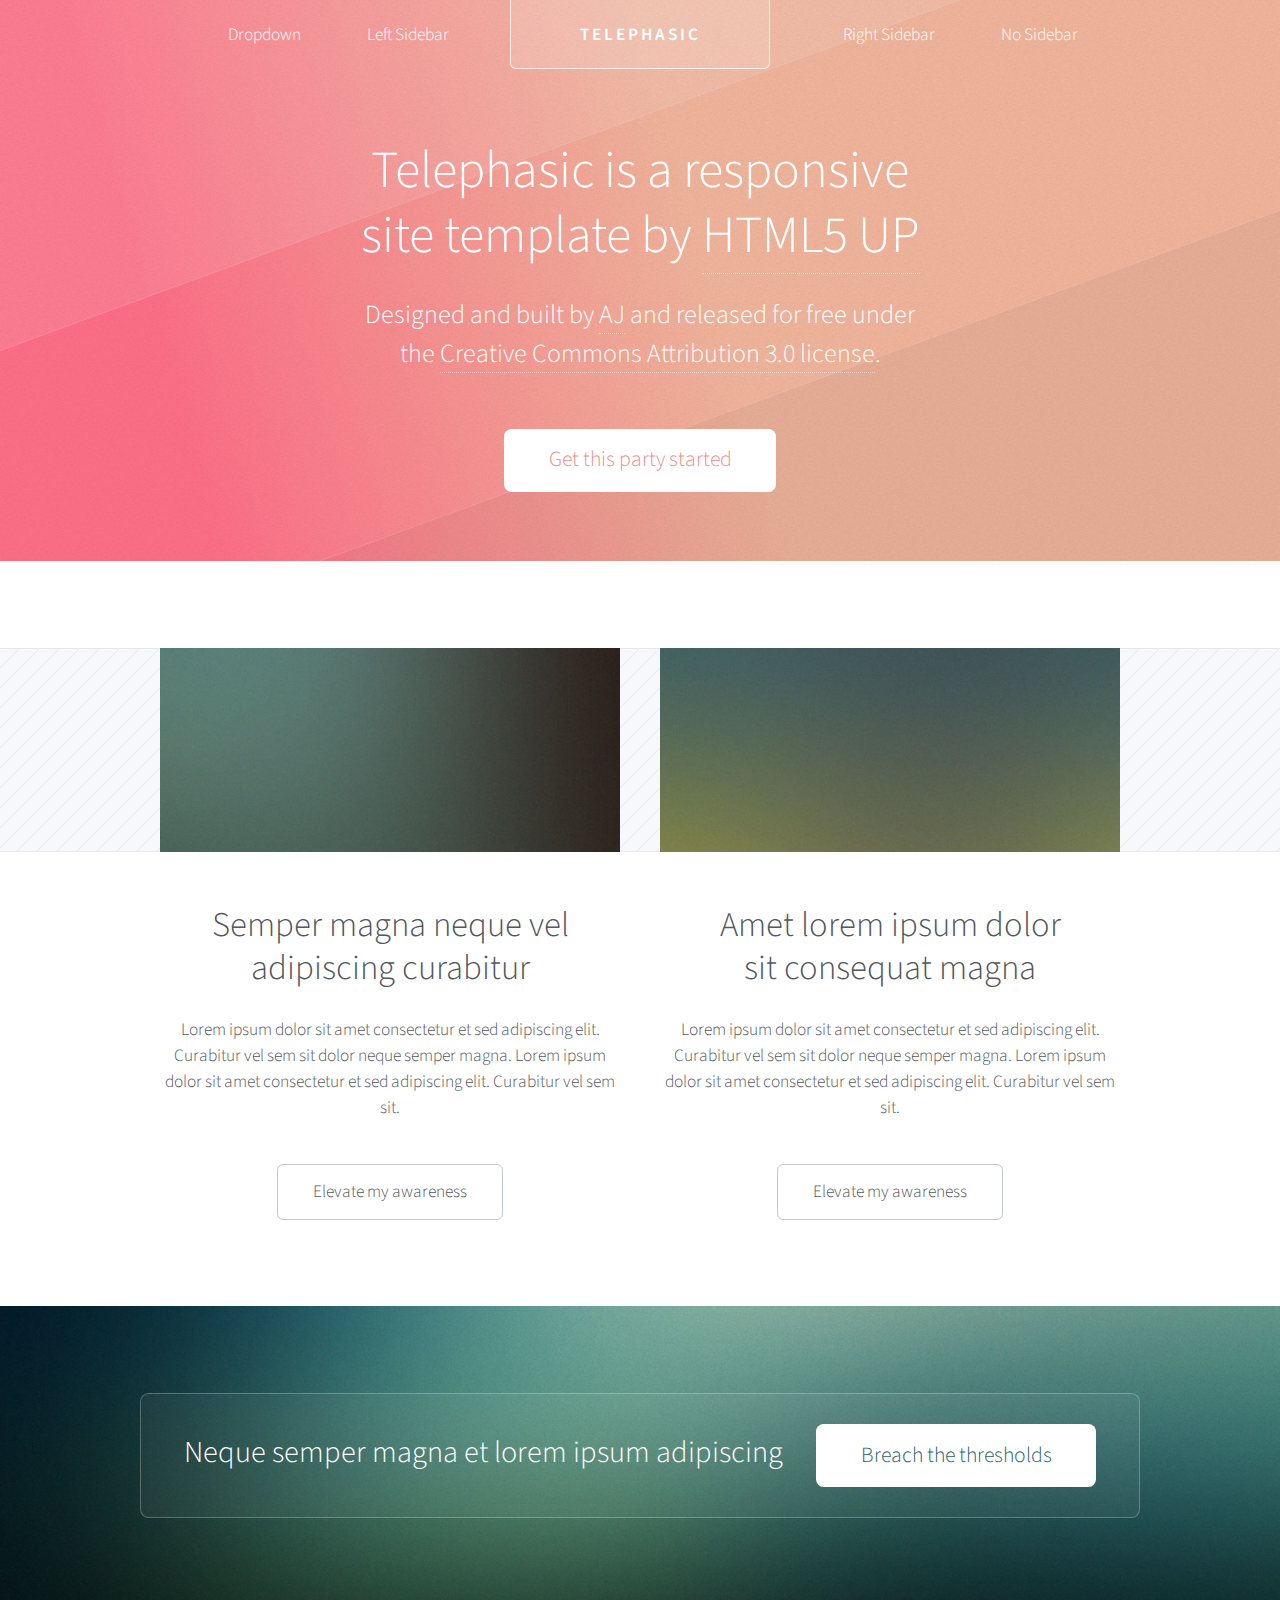
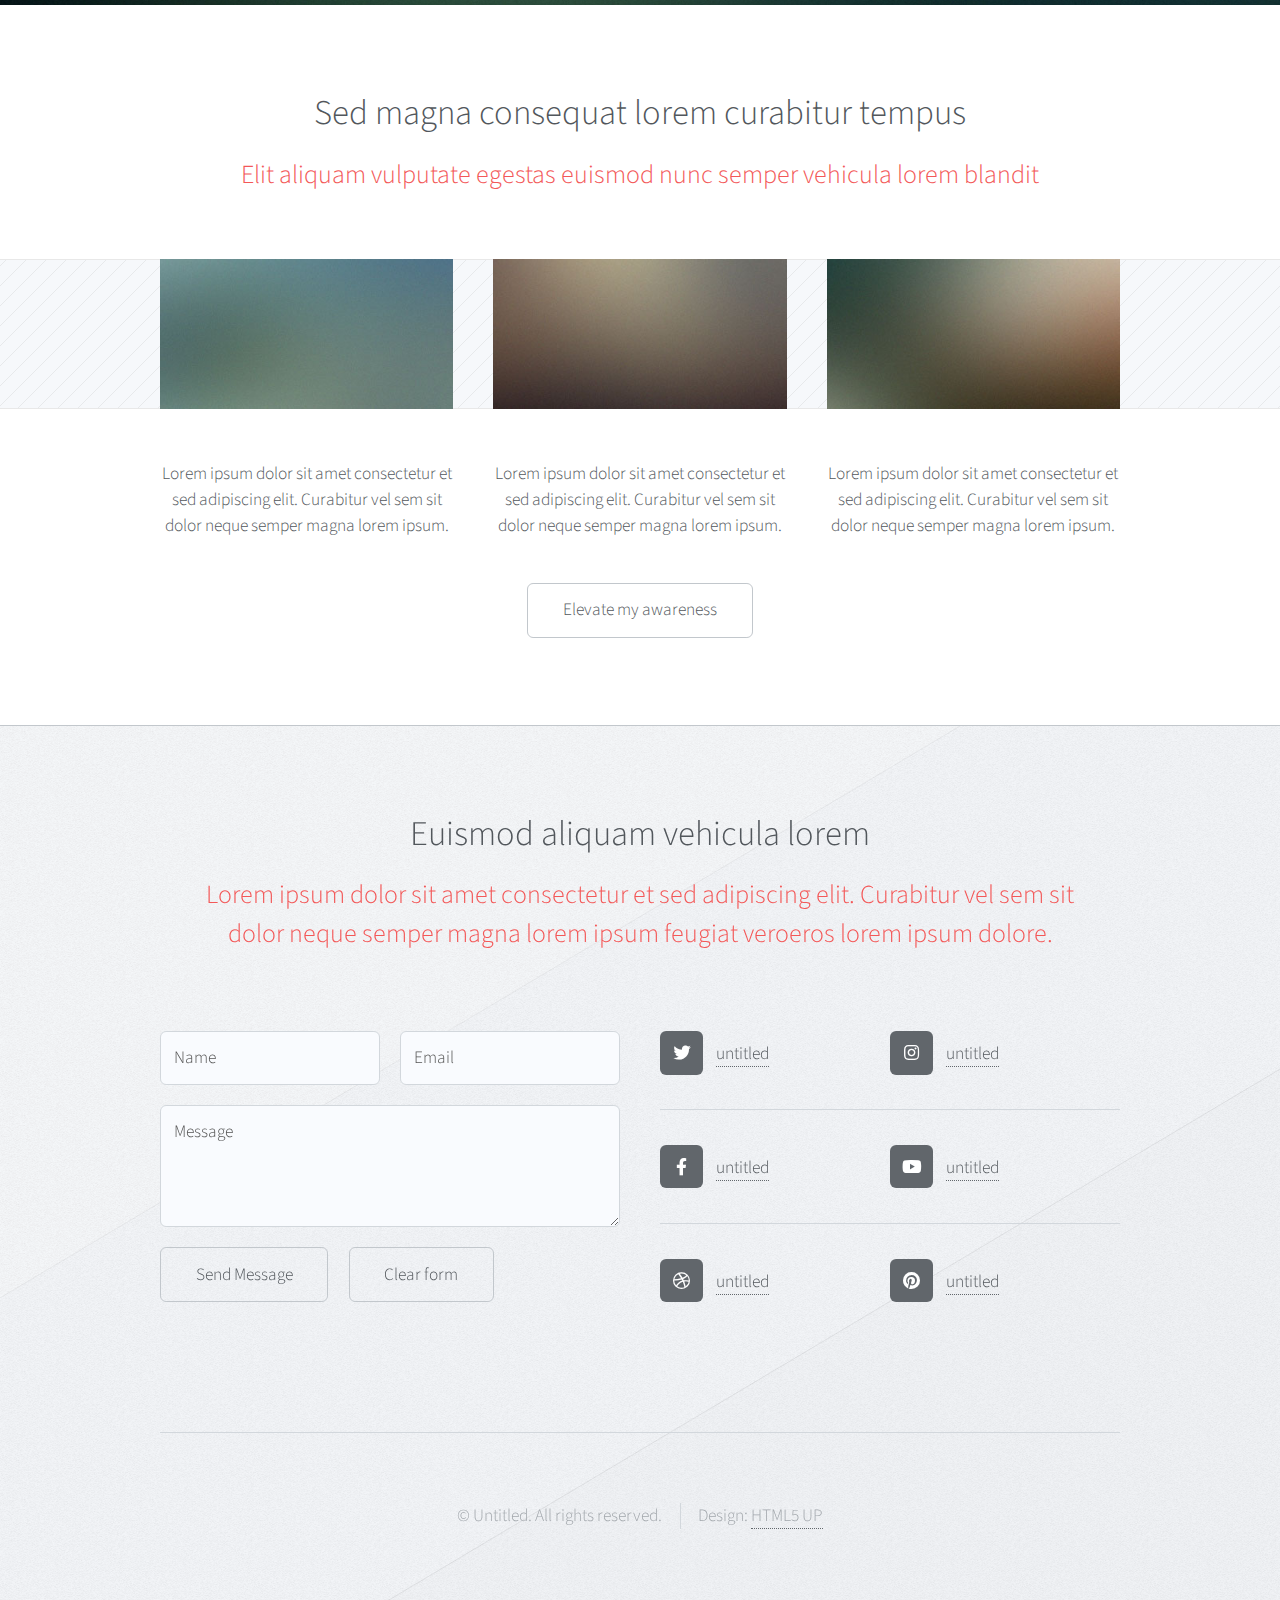
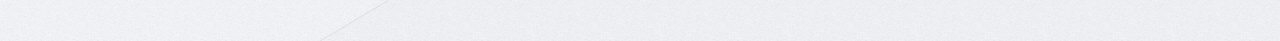
<file: index.html>
<!DOCTYPE HTML>
<!--
	Telephasic by HTML5 UP
	html5up.net | @ajlkn
	Free for personal and commercial use under the CCA 3.0 license (html5up.net/license)
-->
<html>
	<head>
		<title>Telephasic by HTML5 UP</title>
		<meta charset="utf-8" />
		<meta name="viewport" content="width=device-width, initial-scale=1, user-scalable=no" />
		<link rel="stylesheet" href="assets/css/main.css" />
	</head>
	<body class="homepage is-preload">
		<div id="page-wrapper">

			<!-- Header -->
				<div id="header-wrapper">
					<div id="header" class="container">

						<!-- Logo -->
							<h1 id="logo"><a href="index.html">Telephasic</a></h1>

						<!-- Nav -->
							<nav id="nav">
								<ul>
									<li>
										<a href="#">Dropdown</a>
										<ul>
											<li><a href="#">Lorem ipsum dolor</a></li>
											<li><a href="#">Magna phasellus</a></li>
											<li><a href="#">Etiam dolore nisl</a></li>
											<li>
												<a href="#">Phasellus consequat</a>
												<ul>
													<li><a href="#">Lorem ipsum dolor</a></li>
													<li><a href="#">Phasellus consequat</a></li>
													<li><a href="#">Magna phasellus</a></li>
													<li><a href="#">Etiam dolore nisl</a></li>
												</ul>
											</li>
											<li><a href="#">Veroeros feugiat</a></li>
										</ul>
									</li>
									<li><a href="left-sidebar.html">Left Sidebar</a></li>
									<li class="break"><a href="right-sidebar.html">Right Sidebar</a></li>
									<li><a href="no-sidebar.html">No Sidebar</a></li>
								</ul>
							</nav>

					</div>

					<!-- Hero -->
						<section id="hero" class="container">
							<header>
								<h2>Telephasic is a responsive
								<br />
								site template by <a href="http://html5up.net">HTML5 UP</a></h2>
							</header>
							<p>Designed and built by <a href="http://twitter.com/ajlkn">AJ</a> and released for free under
							<br />
							the <a href="http://html5up.net/license">Creative Commons Attribution 3.0 license</a>.</p>
							<ul class="actions">
								<li><a href="#" class="button">Get this party started</a></li>
							</ul>
						</section>

				</div>

			<!-- Features 1 -->
				<div class="wrapper">
					<div class="container">
						<div class="row">
							<section class="col-6 col-12-narrower feature">
								<div class="image-wrapper first">
									<a href="#" class="image featured first"><img src="images/pic01.jpg" alt="" /></a>
								</div>
								<header>
									<h2>Semper magna neque vel<br />
									adipiscing curabitur</h2>
								</header>
								<p>Lorem ipsum dolor sit amet consectetur et sed adipiscing elit. Curabitur vel
								sem sit dolor neque semper magna. Lorem ipsum dolor sit amet consectetur et sed
								adipiscing elit. Curabitur vel sem sit.</p>
								<ul class="actions">
									<li><a href="#" class="button">Elevate my awareness</a></li>
								</ul>
							</section>
							<section class="col-6 col-12-narrower feature">
								<div class="image-wrapper">
									<a href="#" class="image featured"><img src="images/pic02.jpg" alt="" /></a>
								</div>
								<header>
									<h2>Amet lorem ipsum dolor<br />
									sit consequat magna</h2>
								</header>
								<p>Lorem ipsum dolor sit amet consectetur et sed adipiscing elit. Curabitur vel
								sem sit dolor neque semper magna. Lorem ipsum dolor sit amet consectetur et sed
								adipiscing elit. Curabitur vel sem sit.</p>
								<ul class="actions">
									<li><a href="#" class="button">Elevate my awareness</a></li>
								</ul>
							</section>
						</div>
					</div>
				</div>

			<!-- Promo -->
				<div id="promo-wrapper">
					<section id="promo">
						<h2>Neque semper magna et lorem ipsum adipiscing</h2>
						<a href="#" class="button">Breach the thresholds</a>
					</section>
				</div>

			<!-- Features 2 -->
				<div class="wrapper">
					<section class="container">
						<header class="major">
							<h2>Sed magna consequat lorem curabitur tempus</h2>
							<p>Elit aliquam vulputate egestas euismod nunc semper vehicula lorem blandit</p>
						</header>
						<div class="row features">
							<section class="col-4 col-12-narrower feature">
								<div class="image-wrapper first">
									<a href="#" class="image featured"><img src="images/pic03.jpg" alt="" /></a>
								</div>
								<p>Lorem ipsum dolor sit amet consectetur et sed adipiscing elit. Curabitur
								vel sem sit dolor neque semper magna lorem ipsum.</p>
							</section>
							<section class="col-4 col-12-narrower feature">
								<div class="image-wrapper">
									<a href="#" class="image featured"><img src="images/pic04.jpg" alt="" /></a>
								</div>
								<p>Lorem ipsum dolor sit amet consectetur et sed adipiscing elit. Curabitur
								vel sem sit dolor neque semper magna lorem ipsum.</p>
							</section>
							<section class="col-4 col-12-narrower feature">
								<div class="image-wrapper">
									<a href="#" class="image featured"><img src="images/pic05.jpg" alt="" /></a>
								</div>
								<p>Lorem ipsum dolor sit amet consectetur et sed adipiscing elit. Curabitur
								vel sem sit dolor neque semper magna lorem ipsum.</p>
							</section>
						</div>
						<ul class="actions major">
							<li><a href="#" class="button">Elevate my awareness</a></li>
						</ul>
					</section>
				</div>

			<!-- Footer -->
				<div id="footer-wrapper">
					<div id="footer" class="container">
						<header class="major">
							<h2>Euismod aliquam vehicula lorem</h2>
							<p>Lorem ipsum dolor sit amet consectetur et sed adipiscing elit. Curabitur vel sem sit<br />
							dolor neque semper magna lorem ipsum feugiat veroeros lorem ipsum dolore.</p>
						</header>
						<div class="row">
							<section class="col-6 col-12-narrower">
								<form method="post" action="#">
									<div class="row gtr-50">
										<div class="col-6 col-12-mobile">
											<input name="name" placeholder="Name" type="text" />
										</div>
										<div class="col-6 col-12-mobile">
											<input name="email" placeholder="Email" type="text" />
										</div>
										<div class="col-12">
											<textarea name="message" placeholder="Message"></textarea>
										</div>
										<div class="col-12">
											<ul class="actions">
												<li><input type="submit" value="Send Message" /></li>
												<li><input type="reset" value="Clear form" /></li>
											</ul>
										</div>
									</div>
								</form>
							</section>
							<section class="col-6 col-12-narrower">
								<div class="row gtr-0">
									<ul class="divided icons col-6 col-12-mobile">
										<li class="icon brands fa-twitter"><a href="#"><span class="extra">twitter.com/</span>untitled</a></li>
										<li class="icon brands fa-facebook-f"><a href="#"><span class="extra">facebook.com/</span>untitled</a></li>
										<li class="icon brands fa-dribbble"><a href="#"><span class="extra">dribbble.com/</span>untitled</a></li>
									</ul>
									<ul class="divided icons col-6 col-12-mobile">
										<li class="icon brands fa-instagram"><a href="#"><span class="extra">instagram.com/</span>untitled</a></li>
										<li class="icon brands fa-youtube"><a href="#"><span class="extra">youtube.com/</span>untitled</a></li>
										<li class="icon brands fa-pinterest"><a href="#"><span class="extra">pinterest.com/</span>untitled</a></li>
									</ul>
								</div>
							</section>
						</div>
					</div>
					<div id="copyright" class="container">
						<ul class="menu">
							<li>&copy; Untitled. All rights reserved.</li><li>Design: <a href="http://html5up.net">HTML5 UP</a></li>
						</ul>
					</div>
				</div>

		</div>

		<!-- Scripts -->
			<script src="assets/js/jquery.min.js"></script>
			<script src="assets/js/jquery.dropotron.min.js"></script>
			<script src="assets/js/browser.min.js"></script>
			<script src="assets/js/breakpoints.min.js"></script>
			<script src="assets/js/util.js"></script>
			<script src="assets/js/main.js"></script>

	</body>
</html>
</file>
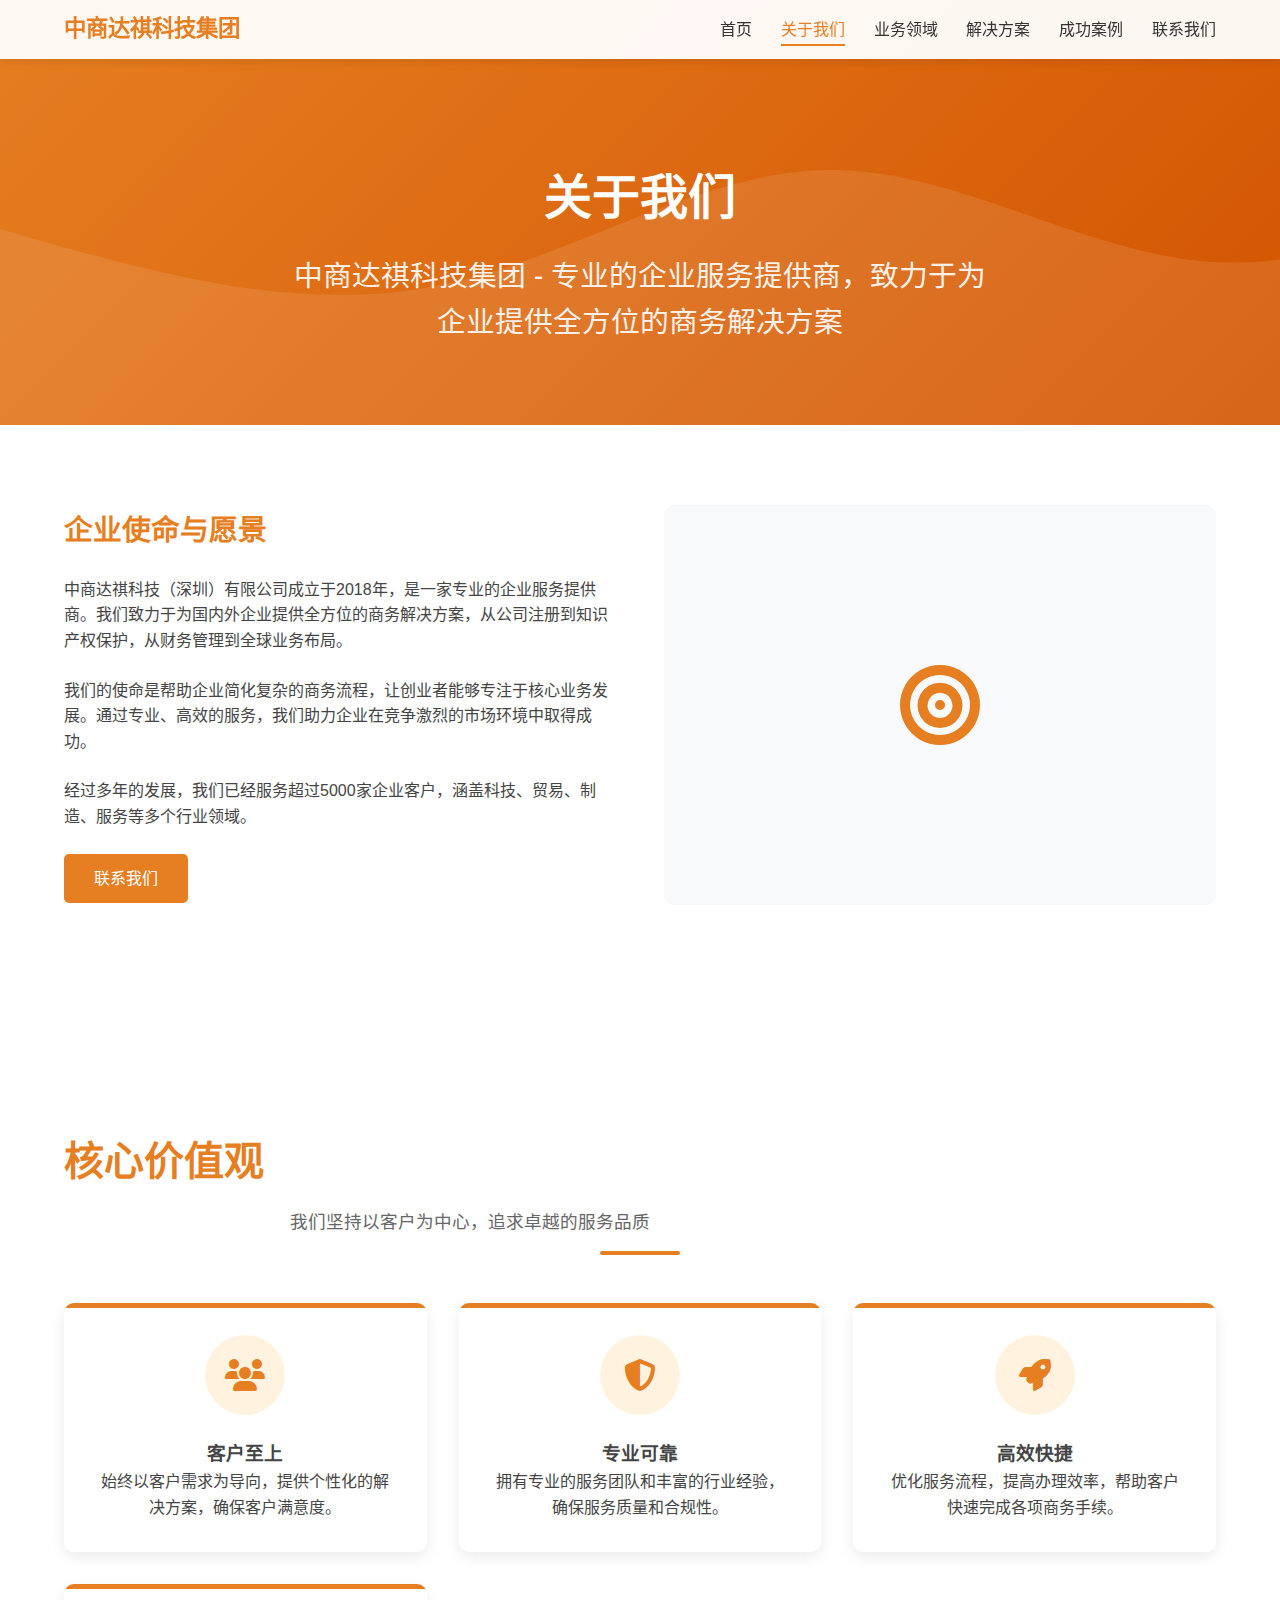
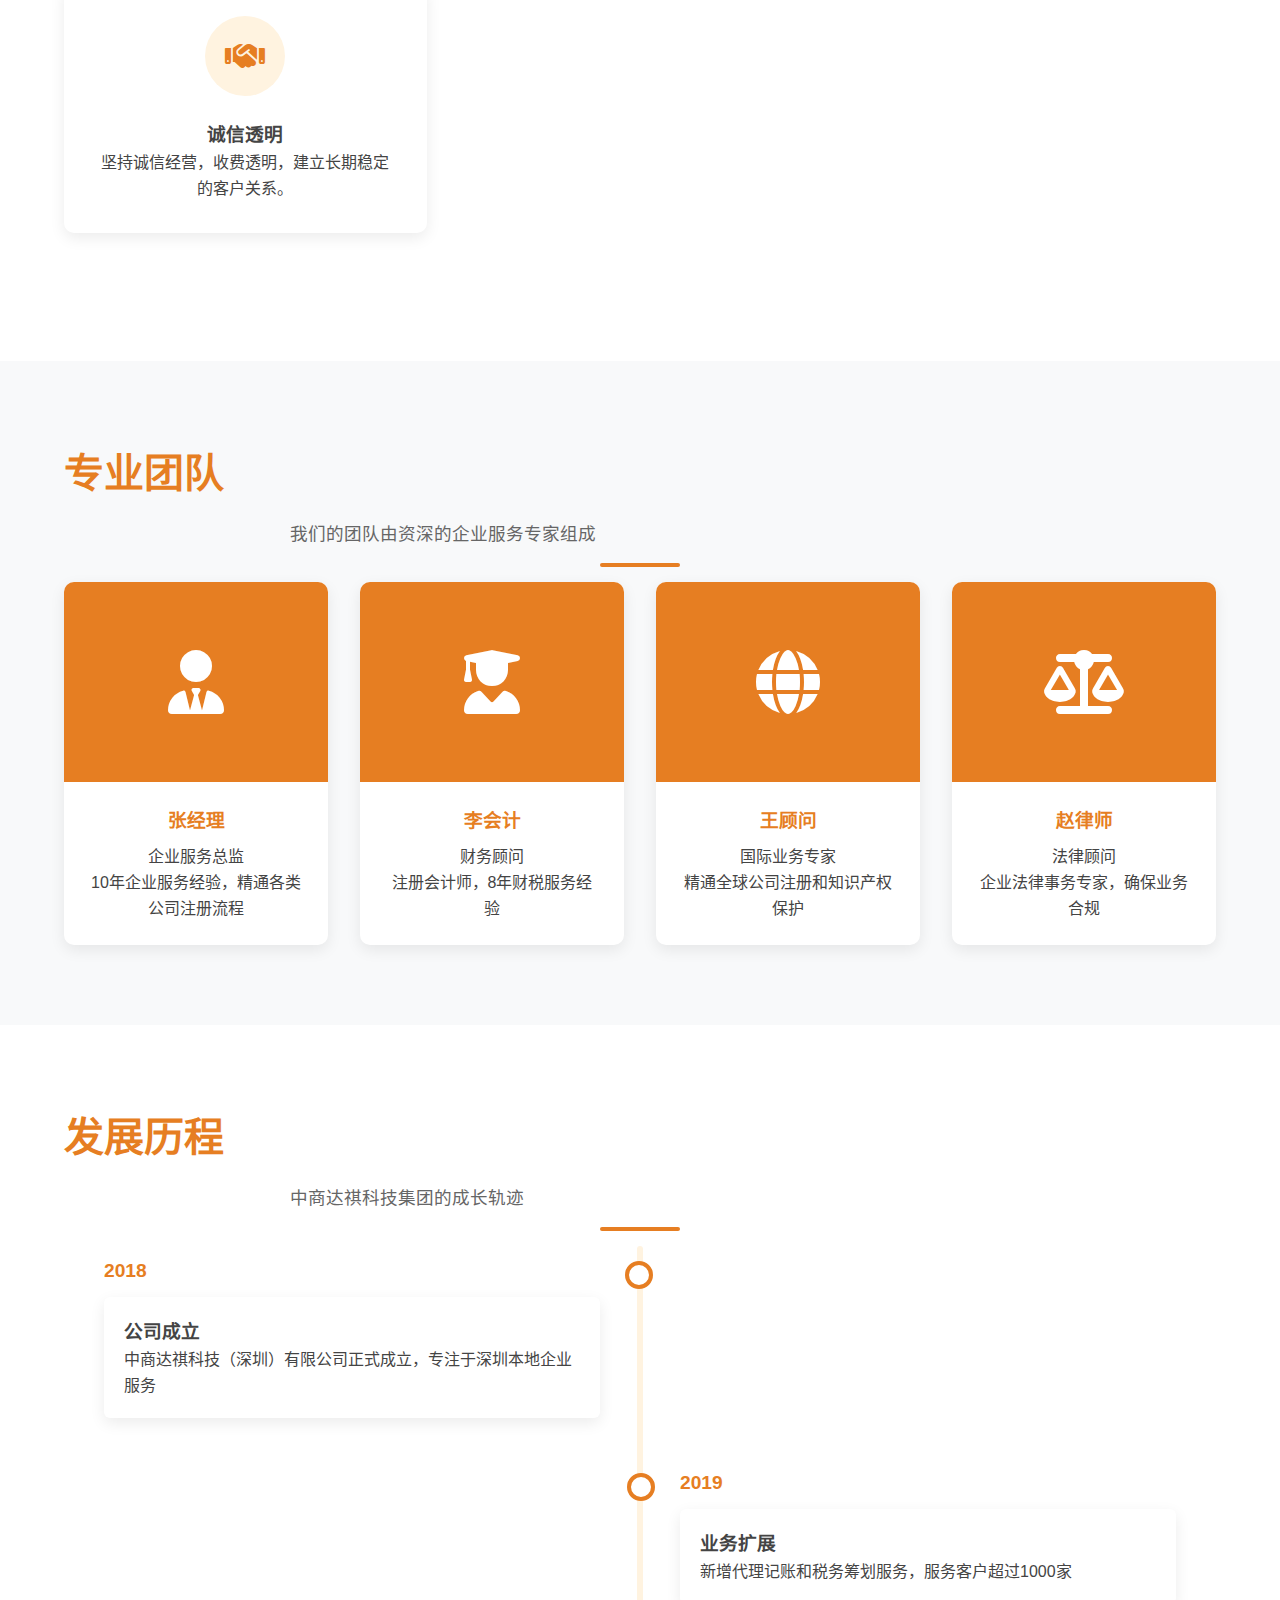
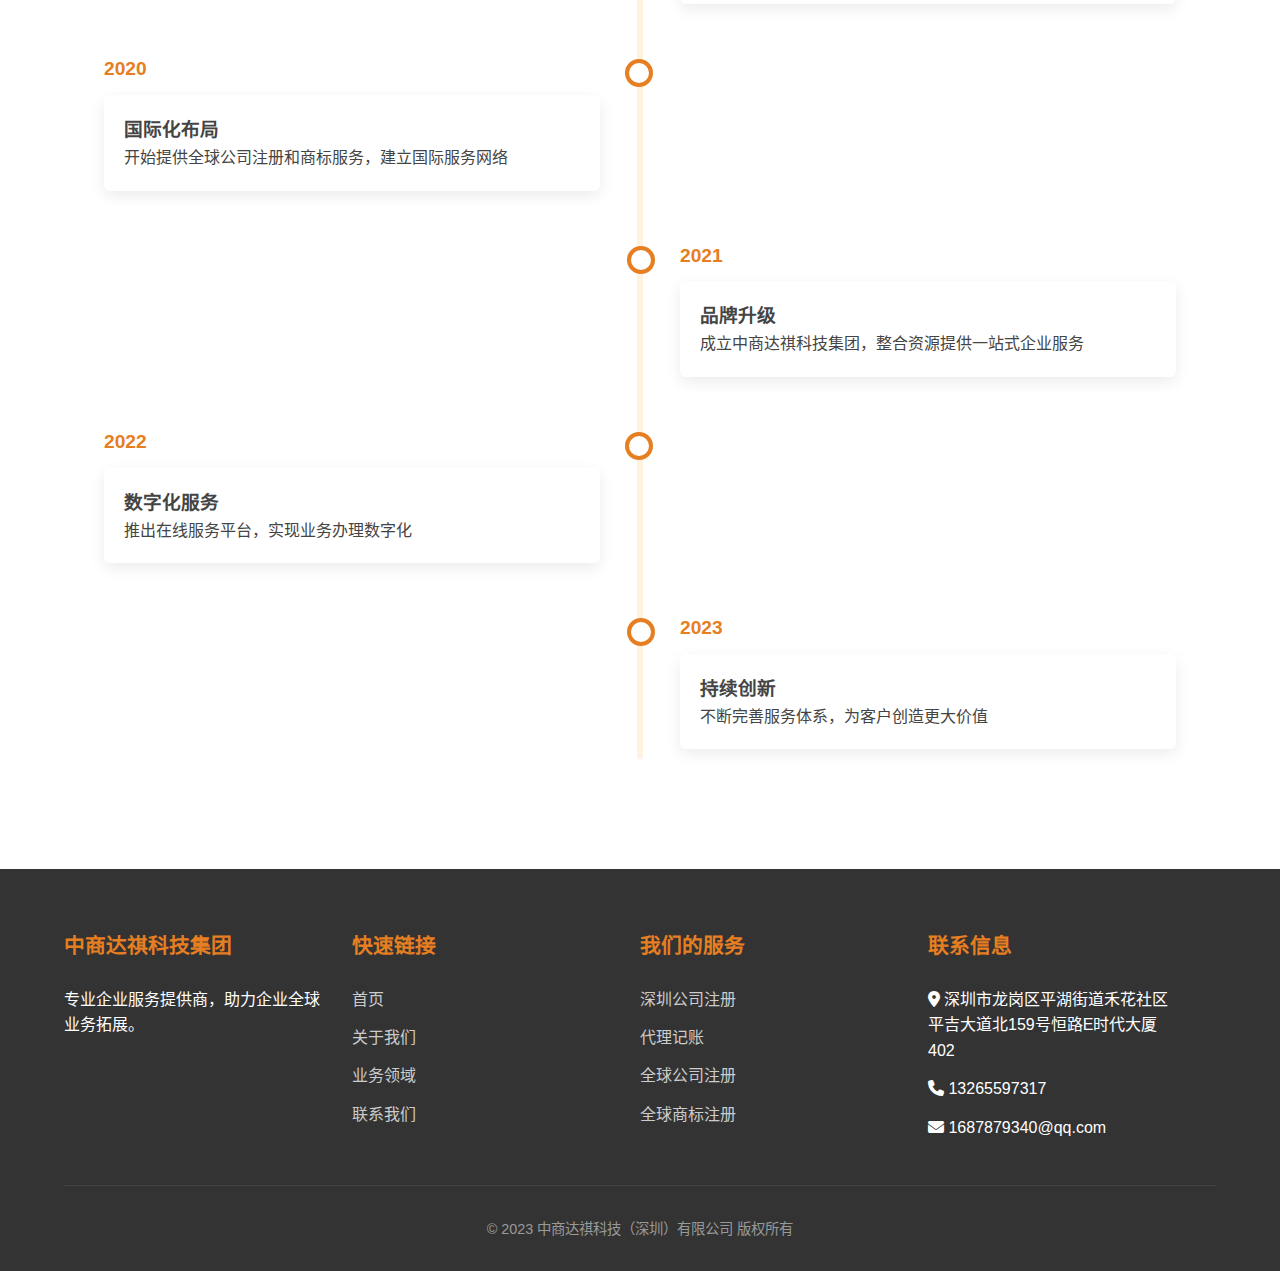
<file: about.html>
<!DOCTYPE html>
<html lang="zh-CN">
<head>
    <meta charset="UTF-8">
    <meta name="viewport" content="width=device-width, initial-scale=1.0">
    <title>关于我们 - 中商达祺科技集团</title>
    <link rel="stylesheet" href="https://cdnjs.cloudflare.com/ajax/libs/font-awesome/6.4.0/css/all.min.css">
    <style>
        /* 基础样式 - 调整为橙色主题，与主页保持一致 */
        :root {
            --primary-color: #E67E22; /* 主橙色 */
            --primary-dark: #D35400;  /* 深橙色 */
            --primary-light: #F39C12; /* 浅橙色 */
            --secondary-color: #34495E; /* 深蓝灰色作为辅助色 */
            --accent-color: #F1C40F; /* 金色作为强调色 */
            --light-color: #f8f9fa;
            --dark-color: #333;
            --text-color: #444;
            --shadow: 0 5px 15px rgba(0, 0, 0, 0.08);
        }
        
        * {
            margin: 0;
            padding: 0;
            box-sizing: border-box;
        }
        
        body {
            font-family: 'Segoe UI', 'Microsoft YaHei', Arial, sans-serif;
            line-height: 1.6;
            color: var(--text-color);
            background-color: #fff;
        }
        
        .container {
            width: 90%;
            max-width: 1200px;
            margin: 0 auto;
        }
        
        section {
            padding: 80px 0;
        }
        }
        
        .section-title {
            text-align: center;
            margin-bottom: 50px;
            position: relative;
        }
        
        .section-title h2 {
            font-size: 2.5rem;
            color: var(--primary-color);
            margin-bottom: 15px;
        }
        
        .section-title p {
            font-size: 1.1rem;
            color: #666;
            max-width: 700px;
            margin: 0 auto;
        }
        
        .section-title::after {
            content: '';
            display: block;
            width: 80px;
            height: 4px;
            background: var(--primary-color);
            margin: 15px auto;
            border-radius: 2px;
        }
        
        .btn {
            display: inline-block;
            padding: 12px 30px;
            background: var(--primary-color);
            color: white;
            border: none;
            border-radius: 5px;
            font-size: 1rem;
            font-weight: 500;
            cursor: pointer;
            transition: all 0.3s ease;
            text-decoration: none;
        }
        
        .btn:hover {
            background: var(--primary-dark);
            transform: translateY(-3px);
            box-shadow: 0 5px 15px rgba(0, 0, 0, 0.1);
        }
        
        .btn-secondary {
            background: transparent;
            border: 2px solid var(--primary-color);
            color: var(--primary-color);
        }
        
        .btn-secondary:hover {
            background: var(--primary-color);
            color: white;
        }
        
        /* 页面特定样式 */
        .page-hero {
            background: linear-gradient(135deg, #E67E22 0%, #D35400 100%);
            color: white;
            padding: 160px 0 80px;
            text-align: center;
            position: relative;
            overflow: hidden;
        }
        
        .page-hero::before {
            content: '';
            position: absolute;
            top: 0;
            left: 0;
            width: 100%;
            height: 100%;
            background: url('data:image/svg+xml;utf8,<svg xmlns="http://www.w3.org/2000/svg" viewBox="0 0 1440 320"><path fill="%23ffffff" fill-opacity="0.1" d="M0,96L48,112C96,128,192,160,288,186.7C384,213,480,235,576,213.3C672,192,768,128,864,128C960,128,1056,192,1152,197.3C1248,203,1344,149,1392,122.7L1440,96L1440,320L1392,320C1344,320,1248,320,1152,320C1056,320,960,320,864,320C768,320,672,320,576,320C480,320,384,320,288,320C192,320,96,320,48,320L0,320Z"></path></svg>');
            background-size: cover;
            background-position: center;
        }
        
        .page-hero h1 {
            font-size: 3rem;
            margin-bottom: 1rem;
            position: relative;
            z-index: 1;
        }
        
        .page-hero p {
            font-size: 1.8rem;
            max-width: 700px;
            margin: 0 auto;
            opacity: 0.9;
            position: relative;
            z-index: 1;
        }
        
        .about-content {
            display: flex;
            align-items: center;
            gap: 3rem;
            margin-bottom: 4rem;
        }
        
        .about-text {
            flex: 1;
        }
        
        .about-text h3 {
            font-size: 1.8rem;
            color: var(--primary-color);
            margin-bottom: 1.5rem;
        }
        
        .about-text p {
            margin-bottom: 1.5rem;
        }
        
        .about-image {
            flex: 1;
            background: var(--light-color);
            height: 400px;
            border-radius: 10px;
            display: flex;
            align-items: center;
            justify-content: center;
            font-size: 5rem;
            color: var(--primary-color);
        }
        
        .values-grid {
            display: grid;
            grid-template-columns: repeat(auto-fit, minmax(300px, 1fr));
            gap: 2rem;
            margin: 3rem 0;
        }
        
        .value-card {
            background: white;
            padding: 2rem;
            border-radius: 10px;
            box-shadow: var(--shadow);
            text-align: center;
            transition: transform 0.3s;
            position: relative;
            overflow: hidden;
        }
        
        .value-card::before {
            content: '';
            position: absolute;
            top: 0;
            left: 0;
            width: 100%;
            height: 5px;
            background: var(--primary-color);
        }
        
        .value-card:hover {
            transform: translateY(-10px);
        }
        
        .value-icon {
            width: 80px;
            height: 80px;
            background: #FFF3E0; /* 浅橙色背景 */
            border-radius: 50%;
            display: flex;
            align-items: center;
            justify-content: center;
            margin: 0 auto 1.5rem;
            font-size: 2rem;
            color: var(--primary-color);
        }
        
        .team-section {
            background: var(--light-color);
        }
        
        .team-grid {
            display: grid;
            grid-template-columns: repeat(auto-fit, minmax(250px, 1fr));
            gap: 2rem;
        }
        
        .team-member {
            background: white;
            border-radius: 10px;
            overflow: hidden;
            box-shadow: var(--shadow);
            text-align: center;
            transition: transform 0.3s ease;
        }
        
        .team-member:hover {
            transform: translateY(-10px);
        }
        
        .member-image {
            height: 200px;
            background: var(--primary-color);
            display: flex;
            align-items: center;
            justify-content: center;
            color: white;
            font-size: 4rem;
        }
        
        .member-info {
            padding: 1.5rem;
        }
        
        .member-info h3 {
            color: var(--primary-color);
            margin-bottom: 0.5rem;
        }
        
        /* 发展历程样式 */
        .timeline-section {
            background-color: white;
        }
        
        .timeline {
            position: relative;
            max-width: 1200px;
            margin: 0 auto;
        }
        
        .timeline::after {
            content: '';
            position: absolute;
            width: 6px;
            background-color: #FFF3E0;
            top: 0;
            bottom: 0;
            left: 50%;
            margin-left: -3px;
            border-radius: 3px;
        }
        
        .timeline-item {
            padding: 10px 40px;
            position: relative;
            width: 50%;
            box-sizing: border-box;
            margin-bottom: 30px;
        }
        
        .timeline-item::after {
            content: '';
            position: absolute;
            width: 20px;
            height: 20px;
            background-color: white;
            border: 4px solid var(--primary-color);
            border-radius: 50%;
            top: 15px;
            z-index: 1;
        }
        
        .timeline-item:nth-child(odd) {
            left: 0;
        }
        
        .timeline-item:nth-child(even) {
            left: 50%;
        }
        
        .timeline-item:nth-child(odd)::after {
            right: -13px;
        }
        
        .timeline-item:nth-child(even)::after {
            left: -13px;
        }
        
        .timeline-year {
            font-weight: bold;
            font-size: 1.2rem;
            color: var(--primary-color);
            margin-bottom: 10px;
        }
        
        .timeline-content {
            padding: 20px;
            background-color: white;
            border-radius: 6px;
            box-shadow: var(--shadow);
        }
        
        /* 导航栏样式 */
        header {
            background: rgba(255, 255, 255, 0.95);
            box-shadow: 0 2px 10px rgba(0, 0, 0, 0.1);
            position: fixed;
            width: 100%;
            top: 0;
            z-index: 1000;
            transition: all 0.3s ease;
        }
        
        .header-container {
            display: flex;
            justify-content: space-between;
            align-items: center;
            padding: 1rem 0;
        }
        
        .logo {
            display: flex;
            align-items: center;
        }
        
        .logo-text {
            display: flex;
            flex-direction: column;
        }
        
        .logo-text .brand {
            font-size: 1.4rem;
            font-weight: 700;
            color: var(--primary-color);
            line-height: 1.2;
        }
        
        .logo-text .company {
            font-size: 0.85rem;
            color: #666;
        }
        
        nav ul {
            display: flex;
            list-style: none;
        }
        
        nav li {
            position: relative;
            margin-left: 1.8rem;
        }
        
        nav a {
            text-decoration: none;
            color: var(--dark-color);
            font-weight: 500;
            transition: color 0.3s;
            padding: 0.5rem 0;
            position: relative;
        }
        
        nav a::after {
            content: '';
            position: absolute;
            width: 0;
            height: 2px;
            bottom: 0;
            left: 0;
            background-color: var(--primary-color);
            transition: width 0.3s ease;
        }
        
        nav a:hover::after, nav a.active::after {
            width: 100%;
        }
        
        nav a:hover, nav a.active {
            color: var(--primary-color);
        }
        
        .dropdown-menu {
            position: absolute;
            top: 100%;
            left: 0;
            background: white;
            box-shadow: var(--shadow);
            border-radius: 5px;
            min-width: 200px;
            opacity: 0;
            visibility: hidden;
            transform: translateY(10px);
            transition: all 0.3s ease;
            z-index: 100;
        }
        
        .dropdown:hover .dropdown-menu {
            opacity: 1;
            visibility: visible;
            transform: translateY(0);
        }
        
        .dropdown-menu li {
            margin: 0;
            width: 100%;
        }
        
        .dropdown-menu a {
            display: block;
            padding: 0.8rem 1.5rem;
            border-bottom: 1px solid #f0f0f0;
        }
        
        .dropdown-menu a:hover {
            background: #f8f9fa;
        }
        
        .mobile-menu-toggle {
            display: none;
            flex-direction: column;
            cursor: pointer;
        }
        
        .mobile-menu-toggle span {
            width: 25px;
            height: 3px;
            background: var(--dark-color);
            margin: 3px 0;
            transition: 0.3s;
        }
        
        /* 页脚样式 - 与主页保持一致的橙色主题 */
        footer {
            background: var(--dark-color);
            color: white;
            padding: 60px 0 30px;
        }
        
        .footer-content {
            display: flex;
            justify-content: space-between;
            margin-bottom: 2rem;
        }
        
        .footer-column {
            flex: 1;
            padding-right: 2rem;
        }
        
        .footer-column h3 {
            font-size: 1.3rem;
            margin-bottom: 1.5rem;
            color: var(--primary-color);
        }
        
        .footer-column ul {
            list-style: none;
        }
        
        .footer-column ul li {
            margin-bottom: 0.8rem;
        }
        
        .footer-column ul li a {
            color: #ccc;
            text-decoration: none;
            transition: color 0.3s;
        }
        
        .footer-column ul li a:hover {
            color: var(--primary-color);
        }
        
        .footer-bottom {
            text-align: center;
            padding-top: 2rem;
            border-top: 1px solid #444;
            color: #999;
            font-size: 0.9rem;
        }
        
        /* 响应式设计 */
        @media (max-width: 992px) {
            .about-content {
                flex-direction: column;
            }
            
            .timeline::after {
                left: 31px;
            }
            
            .timeline-item {
                width: 100%;
                padding-left: 70px;
                padding-right: 25px;
            }
            
            .timeline-item:nth-child(even) {
                left: 0;
            }
            
            .timeline-item:nth-child(odd)::after,
            .timeline-item:nth-child(even)::after {
                left: 18px;
            }
        }
        
        @media (max-width: 768px) {
            nav {
                display: none;
            }
            
            .mobile-menu-toggle {
                display: flex;
            }
            
            nav.active {
                display: block;
                position: absolute;
                top: 100%;
                left: 0;
                width: 100%;
                background: white;
                box-shadow: 0 5px 10px rgba(0, 0, 0, 0.1);
            }
            
            nav.active ul {
                flex-direction: column;
            }
            
            nav.active li {
                margin: 0;
                width: 100%;
            }
            
            nav.active a {
                display: block;
                padding: 1rem 2rem;
                border-bottom: 1px solid #f0f0f0;
            }
            
            .dropdown-menu {
                position: static;
                box-shadow: none;
                border-radius: 0;
                opacity: 1;
                visibility: visible;
                transform: none;
            }
            
            .page-hero h1 {
                font-size: 2.2rem;
            }
            
            .footer-content {
                flex-direction: column;
            }
            
            .footer-column {
                margin-bottom: 2rem;
                padding-right: 0;
            }
        }
    </style>
</head>
<body>
    <!-- 导航栏 -->
    <header>
        <div class="container header-container">
            <div class="logo">
                <div class="logo-text">
                    <div class="brand">中商达祺科技集团</div>
                </div>
            </div>
            <nav>
                <ul>
                    <li><a href="index.html">首页</a></li>
                    <li><a href="about.html" class="active">关于我们</a></li>
                    <li class="dropdown">
                        <a href="services.html">业务领域</a>
                        <ul class="dropdown-menu">
                            <li><a href="shenzhen-registration.html">深圳公司注册</a></li>
                            <li><a href="accounting.html">代理记账</a></li>
                            <li><a href="global-registration.html">全球公司注册</a></li>
                            <li><a href="trademark.html">全球商标注册</a></li>
                            <li><a href="intellectual-property.html">全球知产布局</a></li>
                            <li><a href="hongkong-registration.html">香港公司注册</a></li>
                        </ul>
                    </li>
                    <li><a href="solutions.html">解决方案</a></li>
                    <li><a href="cases.html">成功案例</a></li>
                    <li><a href="contact.html">联系我们</a></li>
                </ul>
            </nav>
            <div class="mobile-menu-toggle">
                <span></span>
                <span></span>
                <span></span>
            </div>
        </div>
    </header>

    <!-- 页面英雄区域 -->
    <section class="page-hero">
        <div class="container">
            <h1>关于我们</h1>
            <p>中商达祺科技集团 - 专业的企业服务提供商，致力于为企业提供全方位的商务解决方案</p>
        </div>
    </section>

    <!-- 公司介绍 -->
    <section class="about-intro">
        <div class="container">
            <div class="about-content">
                <div class="about-text">
                    <h3>企业使命与愿景</h3>
                    <p>中商达祺科技（深圳）有限公司成立于2018年，是一家专业的企业服务提供商。我们致力于为国内外企业提供全方位的商务解决方案，从公司注册到知识产权保护，从财务管理到全球业务布局。</p>
                    <p>我们的使命是帮助企业简化复杂的商务流程，让创业者能够专注于核心业务发展。通过专业、高效的服务，我们助力企业在竞争激烈的市场环境中取得成功。</p>
                    <p>经过多年的发展，我们已经服务超过5000家企业客户，涵盖科技、贸易、制造、服务等多个行业领域。</p>
                    <a href="contact.html" class="btn">联系我们</a>
                </div>
                <div class="about-image">
                    <i class="fas fa-bullseye"></i>
                </div>
            </div>
        </div>
    </section>

    <!-- 核心价值观 -->
    <section class="values-section">
        <div class="container">
            <div class="section-title">
                <h2>核心价值观</h2>
                <p>我们坚持以客户为中心，追求卓越的服务品质</p>
            </div>
            <div class="values-grid">
                <div class="value-card">
                    <div class="value-icon">
                        <i class="fas fa-users"></i>
                    </div>
                    <h3>客户至上</h3>
                    <p>始终以客户需求为导向，提供个性化的解决方案，确保客户满意度。</p>
                </div>
                <div class="value-card">
                    <div class="value-icon">
                        <i class="fas fa-shield-alt"></i>
                    </div>
                    <h3>专业可靠</h3>
                    <p>拥有专业的服务团队和丰富的行业经验，确保服务质量和合规性。</p>
                </div>
                <div class="value-card">
                    <div class="value-icon">
                        <i class="fas fa-rocket"></i>
                    </div>
                    <h3>高效快捷</h3>
                    <p>优化服务流程，提高办理效率，帮助客户快速完成各项商务手续。</p>
                </div>
                <div class="value-card">
                    <div class="value-icon">
                        <i class="fas fa-handshake"></i>
                    </div>
                    <h3>诚信透明</h3>
                    <p>坚持诚信经营，收费透明，建立长期稳定的客户关系。</p>
                </div>
            </div>
        </div>
    </section>

    <!-- 团队介绍 -->
    <section class="team-section">
        <div class="container">
            <div class="section-title">
                <h2>专业团队</h2>
                <p>我们的团队由资深的企业服务专家组成</p>
            </div>
            <div class="team-grid">
                <div class="team-member">
                    <div class="member-image">
                        <i class="fas fa-user-tie"></i>
                    </div>
                    <div class="member-info">
                        <h3>张经理</h3>
                        <p>企业服务总监</p>
                        <p>10年企业服务经验，精通各类公司注册流程</p>
                    </div>
                </div>
                <div class="team-member">
                    <div class="member-image">
                        <i class="fas fa-user-graduate"></i>
                    </div>
                    <div class="member-info">
                        <h3>李会计</h3>
                        <p>财务顾问</p>
                        <p>注册会计师，8年财税服务经验</p>
                    </div>
                </div>
                <div class="team-member">
                    <div class="member-image">
                        <i class="fas fa-globe"></i>
                    </div>
                    <div class="member-info">
                        <h3>王顾问</h3>
                        <p>国际业务专家</p>
                        <p>精通全球公司注册和知识产权保护</p>
                    </div>
                </div>
                <div class="team-member">
                    <div class="member-image">
                        <i class="fas fa-balance-scale"></i>
                    </div>
                    <div class="member-info">
                        <h3>赵律师</h3>
                        <p>法律顾问</p>
                        <p>企业法律事务专家，确保业务合规</p>
                    </div>
                </div>
            </div>
        </div>
    </section>

    <!-- 发展历程 -->
    <section class="timeline-section">
        <div class="container">
            <div class="section-title">
                <h2>发展历程</h2>
                <p>中商达祺科技集团的成长轨迹</p>
            </div>
            <div class="timeline">
                <div class="timeline-item">
                    <div class="timeline-year">2018</div>
                    <div class="timeline-content">
                        <h3>公司成立</h3>
                        <p>中商达祺科技（深圳）有限公司正式成立，专注于深圳本地企业服务</p>
                    </div>
                </div>
                <div class="timeline-item">
                    <div class="timeline-year">2019</div>
                    <div class="timeline-content">
                        <h3>业务扩展</h3>
                        <p>新增代理记账和税务筹划服务，服务客户超过1000家</p>
                    </div>
                </div>
                <div class="timeline-item">
                    <div class="timeline-year">2020</div>
                    <div class="timeline-content">
                        <h3>国际化布局</h3>
                        <p>开始提供全球公司注册和商标服务，建立国际服务网络</p>
                    </div>
                </div>
                <div class="timeline-item">
                    <div class="timeline-year">2021</div>
                    <div class="timeline-content">
                        <h3>品牌升级</h3>
                        <p>成立中商达祺科技集团，整合资源提供一站式企业服务</p>
                    </div>
                </div>
                <div class="timeline-item">
                    <div class="timeline-year">2022</div>
                    <div class="timeline-content">
                        <h3>数字化服务</h3>
                        <p>推出在线服务平台，实现业务办理数字化</p>
                    </div>
                </div>
                <div class="timeline-item">
                    <div class="timeline-year">2023</div>
                    <div class="timeline-content">
                        <h3>持续创新</h3>
                        <p>不断完善服务体系，为客户创造更大价值</p>
                    </div>
                </div>
            </div>
        </div>
    </section>

    <!-- 页脚 -->
    <footer>
        <div class="container">
            <div class="footer-content">
                <div class="footer-column">
                    <h3>中商达祺科技集团</h3>
                    <p>专业企业服务提供商，助力企业全球业务拓展。</p>
                </div>
                <div class="footer-column">
                    <h3>快速链接</h3>
                    <ul>
                        <li><a href="index.html">首页</a></li>
                        <li><a href="about.html">关于我们</a></li>
                        <li><a href="services.html">业务领域</a></li>
                        <li><a href="contact.html">联系我们</a></li>
                    </ul>
                </div>
                <div class="footer-column">
                    <h3>我们的服务</h3>
                    <ul>
                        <li><a href="shenzhen-registration.html">深圳公司注册</a></li>
                        <li><a href="accounting.html">代理记账</a></li>
                        <li><a href="global-registration.html">全球公司注册</a></li>
                        <li><a href="trademark.html">全球商标注册</a></li>
                    </ul>
                </div>
                <div class="footer-column">
                    <h3>联系信息</h3>
                    <ul>
                        <li><i class="fas fa-map-marker-alt"></i> 深圳市龙岗区平湖街道禾花社区平吉大道北159号恒路E时代大厦402</li>
                        <li><i class="fas fa-phone"></i> 13265597317</li>
                        <li><i class="fas fa-envelope"></i> 1687879340@qq.com</li>
                    </ul>
                </div>
            </div>
            <div class="footer-bottom">
                <p>&copy; 2023 中商达祺科技（深圳）有限公司 版权所有</p>
            </div>
        </div>
    </footer>

    <script>
        // 导航栏滚动效果
        window.addEventListener('scroll', function() {
            const header = document.querySelector('header');
            if (window.scrollY > 100) {
                header.style.background = 'rgba(255, 255, 255, 0.98)';
                header.style.boxShadow = '0 2px 20px rgba(0, 0, 0, 0.1)';
            } else {
                header.style.background = 'rgba(255, 255, 255, 0.95)';
                header.style.boxShadow = '0 2px 10px rgba(0, 0, 0, 0.1)';
            }
        });

        // 移动端菜单切换
        document.querySelector('.mobile-menu-toggle').addEventListener('click', function() {
            const nav = document.querySelector('nav');
            nav.classList.toggle('active');
            
            const spans = this.querySelectorAll('span');
            if (nav.classList.contains('active')) {
                spans[0].style.transform = 'rotate(45deg) translate(5px, 5px)';
                spans[1].style.opacity = '0';
                spans[2].style.transform = 'rotate(-45deg) translate(7px, -6px)';
            } else {
                spans[0].style.transform = 'none';
                spans[1].style.opacity = '1';
                spans[2].style.transform = 'none';
            }
        });
    </script>
</body>
</html>
</file>
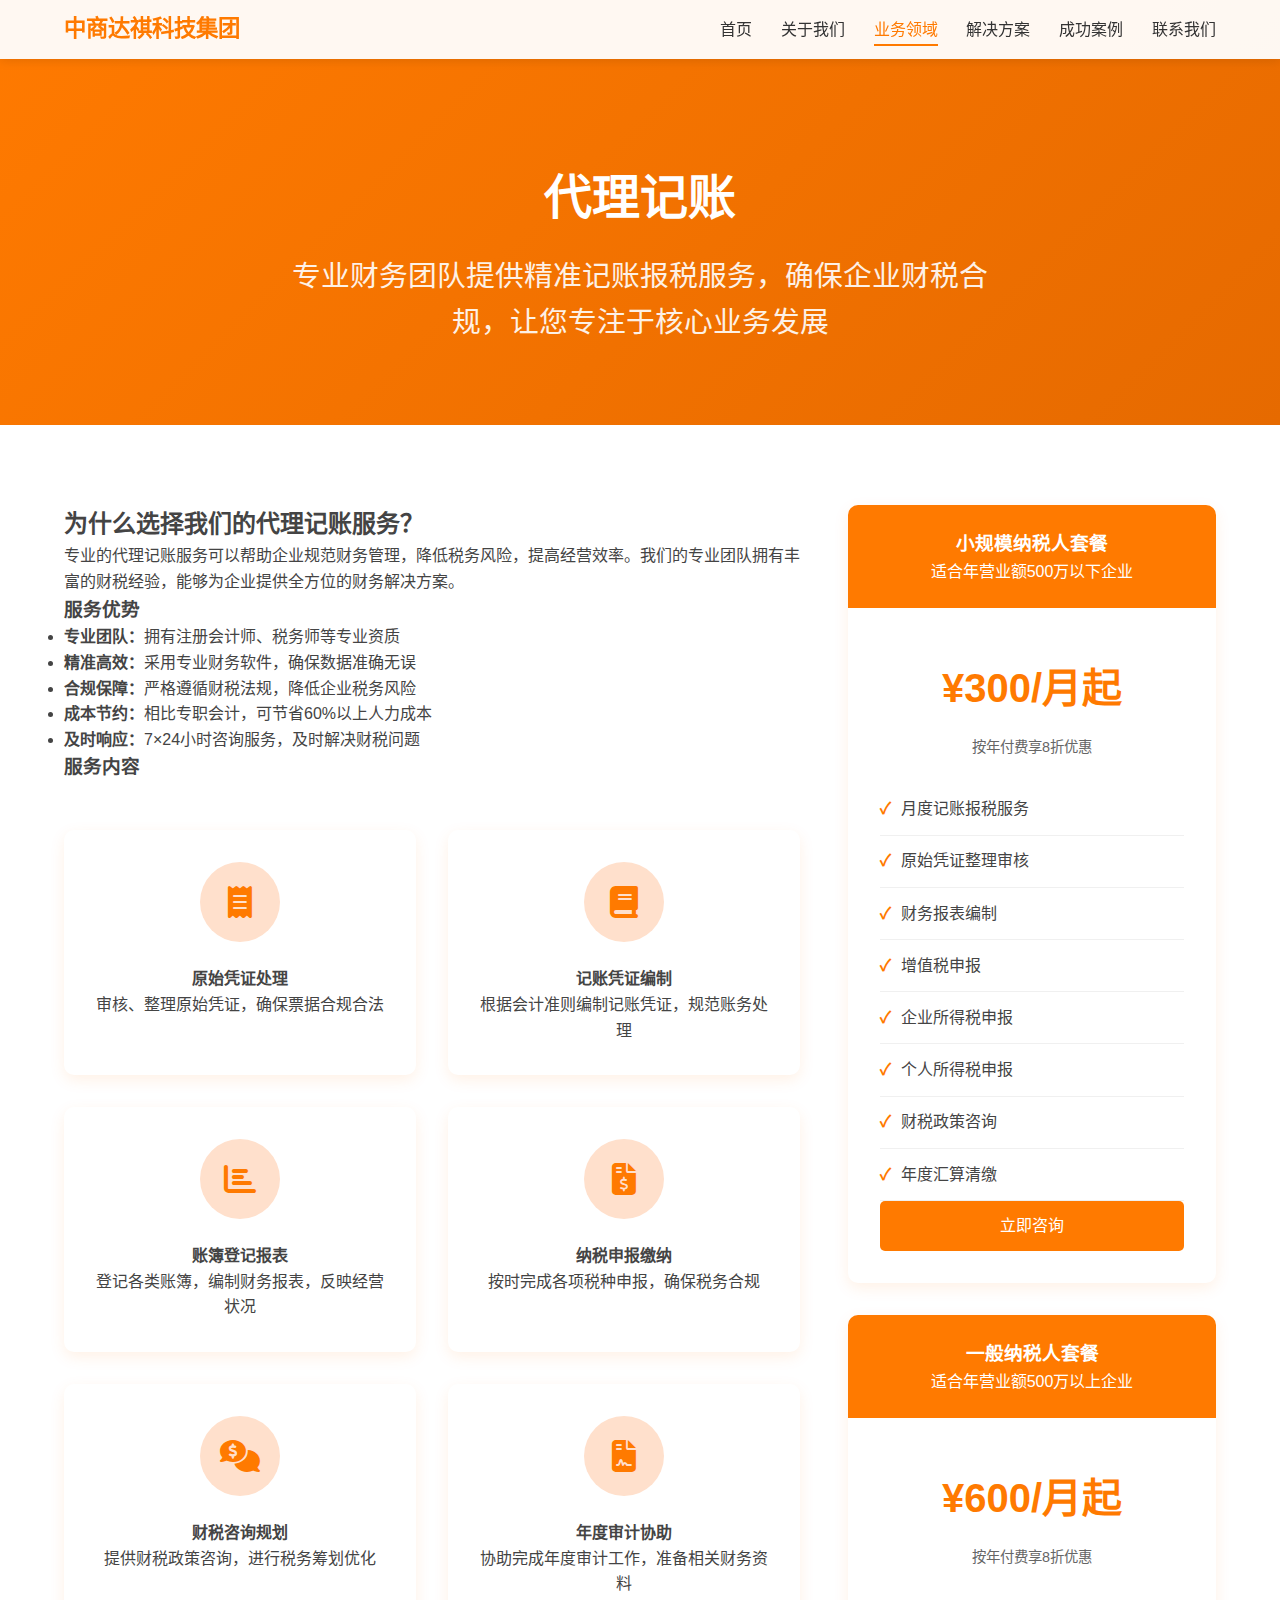
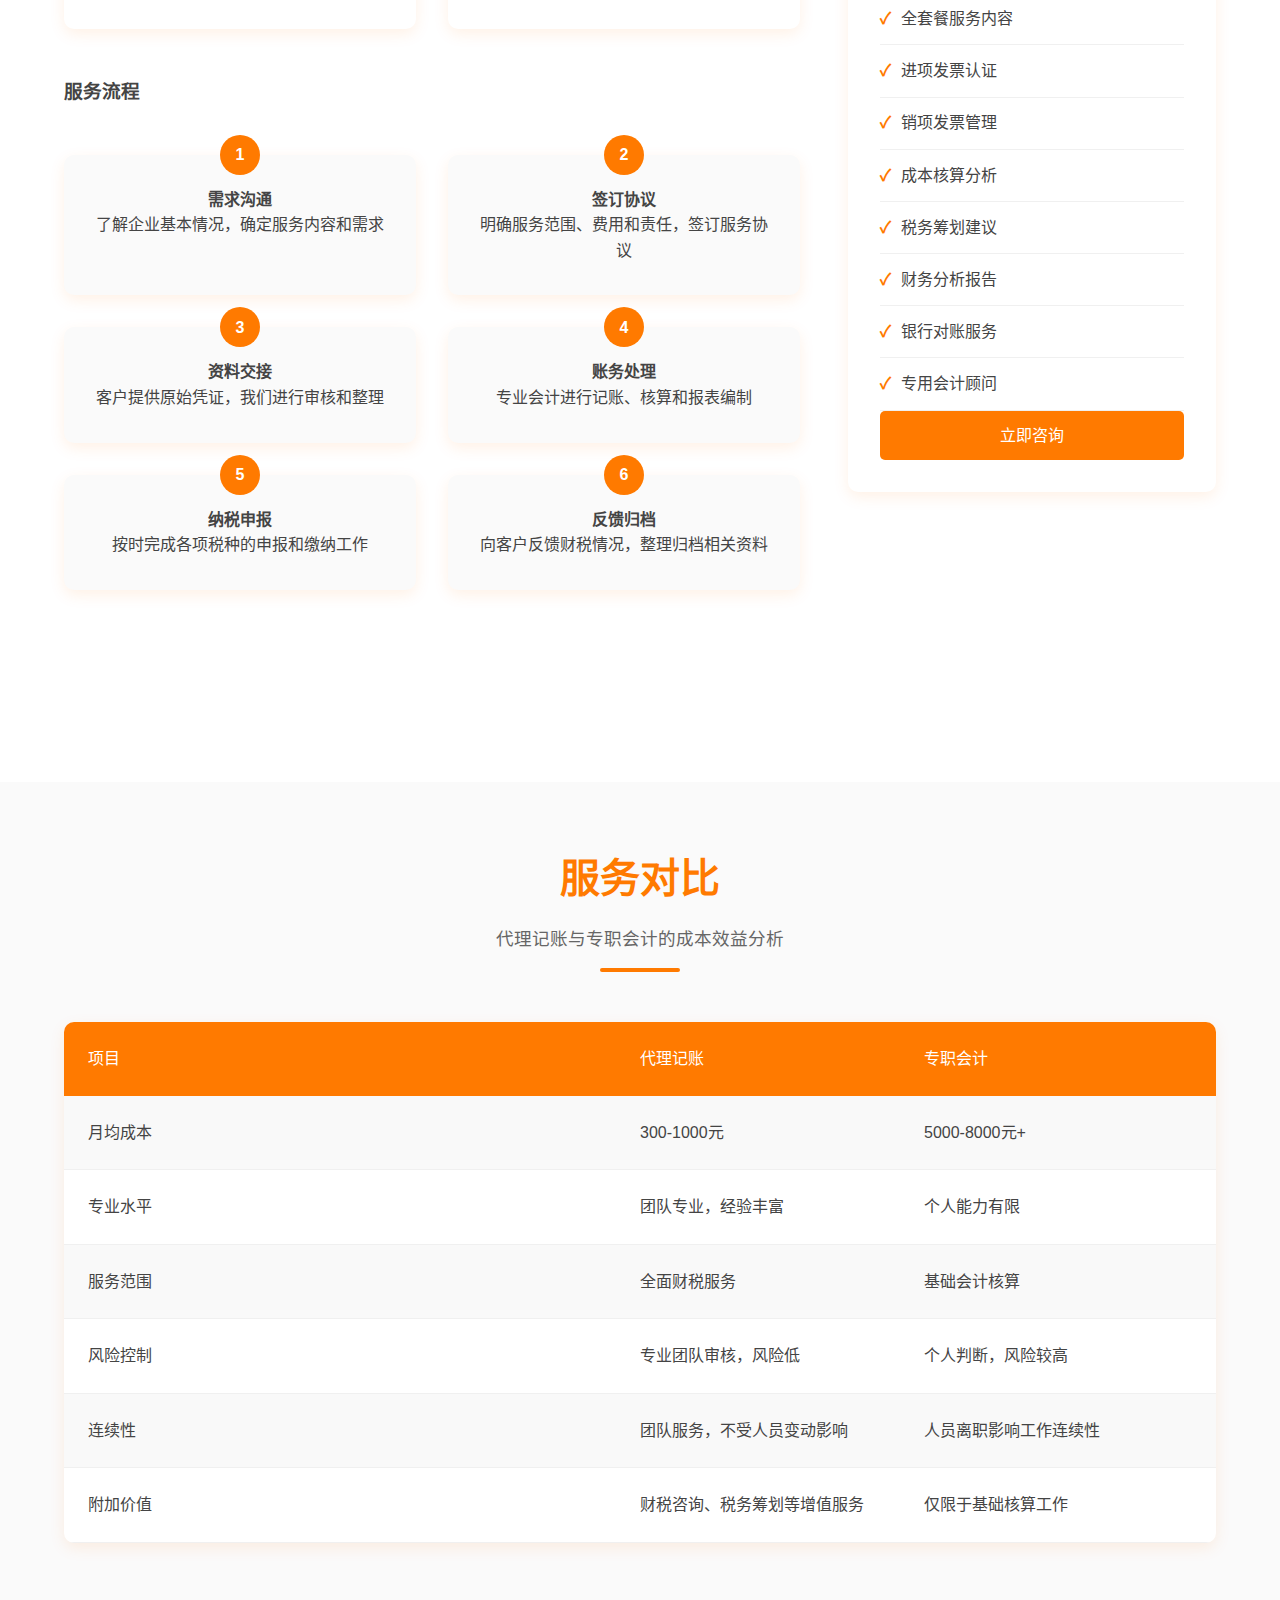
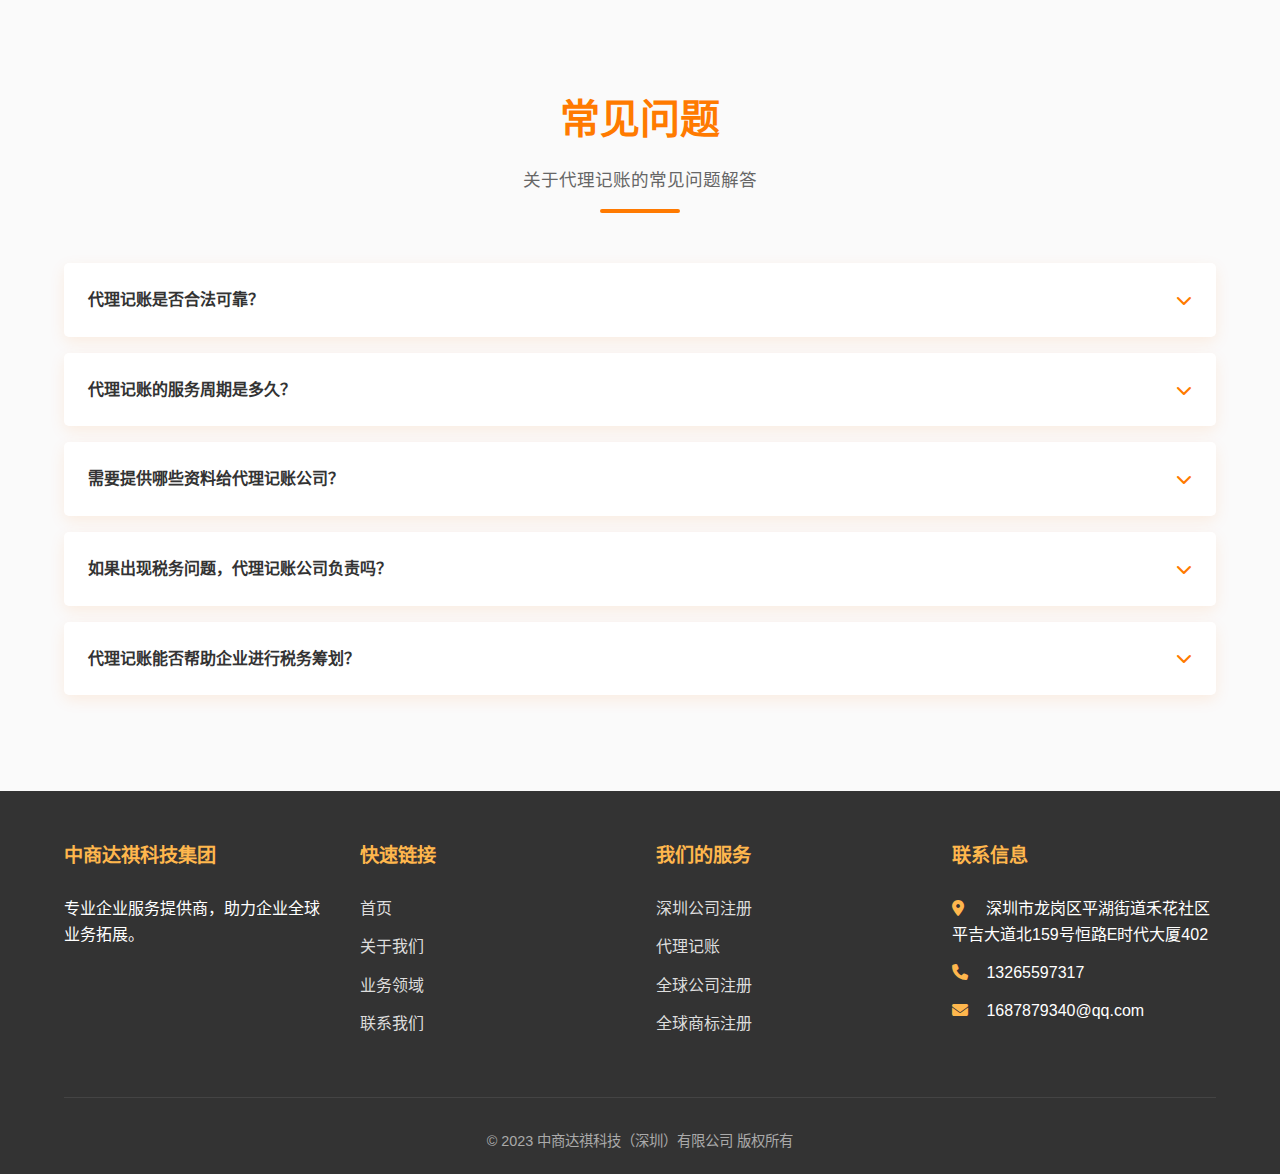
<file: accounting.html>
<!DOCTYPE html>
<html lang="zh-CN">
<head>
    <meta charset="UTF-8">
    <meta name="viewport" content="width=device-width, initial-scale=1.0">
    <title>代理记账 - 中商达祺科技集团</title>
    <link rel="stylesheet" href="https://cdnjs.cloudflare.com/ajax/libs/font-awesome/6.4.0/css/all.min.css">
    <style>
        /* 基础样式 - 橙白配色方案 */
        :root {
            --primary-color: #FF7A00; /* 主橙色 */
            --primary-dark: #E66A00; /* 深橙色 */
            --primary-light: #FFE0CC; /* 浅橙色 */
            --secondary-color: #FF9500; /* 次要橙色 */
            --accent-color: #FFB74D; /* 强调色 */
            --light-color: #FAFAFA; /* 浅色背景 */
            --white-color: #FFFFFF; /* 白色 */
            --dark-color: #333333; /* 深色文字 */
            --text-color: #444444; /* 常规文字 */
            --shadow: 0 5px 15px rgba(255, 122, 0, 0.1); /* 阴影带橙色调 */
        }
        
        * {
            margin: 0;
            padding: 0;
            box-sizing: border-box;
        }
        
        body {
            font-family: 'Segoe UI', 'Microsoft YaHei', Arial, sans-serif;
            line-height: 1.6;
            color: var(--text-color);
            background-color: var(--light-color);
        }
        
        .container {
            width: 90%;
            max-width: 1200px;
            margin: 0 auto;
        }
        
        section {
            padding: 80px 0;
        }
        
        .section-title {
            text-align: center;
            margin-bottom: 50px;
            position: relative;
        }
        
        .section-title h2 {
            font-size: 2.5rem;
            color: var(--primary-color);
            margin-bottom: 15px;
        }
        
        .section-title p {
            font-size: 1.1rem;
            color: #666;
            max-width: 700px;
            margin: 0 auto;
        }
        
        .section-title::after {
            content: '';
            display: block;
            width: 80px;
            height: 4px;
            background: var(--primary-color);
            margin: 15px auto;
            border-radius: 2px;
        }
        
        .btn {
            display: inline-block;
            padding: 12px 30px;
            background: var(--primary-color);
            color: white;
            border: none;
            border-radius: 5px;
            font-size: 1rem;
            font-weight: 500;
            cursor: pointer;
            transition: all 0.3s ease;
            text-decoration: none;
        }
        
        .btn:hover {
            background: var(--primary-dark);
            transform: translateY(-3px);
            box-shadow: 0 5px 15px rgba(255, 122, 0, 0.2);
        }
        
        .btn-secondary {
            background: transparent;
            border: 2px solid var(--primary-color);
            color: var(--primary-color);
        }
        
        .btn-secondary:hover {
            background: var(--primary-color);
            color: white;
        }
        
        /* 页面特定样式 */
        .page-hero {
            background: linear-gradient(135deg, var(--primary-color) 0%, var(--primary-dark) 100%);
            color: white;
            padding: 160px 0 80px;
            text-align: center;
        }
        
        .page-hero h1 {
            font-size: 3rem;
            margin-bottom: 1rem;
        }
        
        .page-hero p {
            font-size: 1.8rem;
            max-width: 700px;
            margin: 0 auto;
            opacity: 0.9;
        }
        
        .service-detail {
            padding: 80px 0;
            background-color: var(--white-color);
        }
        
        .detail-content {
            display: flex;
            gap: 3rem;
            margin-bottom: 4rem;
        }
        
        .detail-text {
            flex: 2;
        }
        
        .detail-sidebar {
            flex: 1;
        }
        
        .process-steps {
            display: grid;
            grid-template-columns: repeat(auto-fit, minmax(250px, 1fr));
            gap: 2rem;
            margin: 3rem 0;
        }
        
        .process-step {
            background: var(--light-color);
            padding: 2rem;
            border-radius: 10px;
            text-align: center;
            position: relative;
            transition: transform 0.3s;
            box-shadow: var(--shadow);
        }
        
        .process-step:hover {
            transform: translateY(-5px);
            box-shadow: 0 10px 20px rgba(255, 122, 0, 0.15);
        }
        
        .step-number {
            position: absolute;
            top: -20px;
            left: 50%;
            transform: translateX(-50%);
            width: 40px;
            height: 40px;
            background: var(--primary-color);
            color: white;
            border-radius: 50%;
            display: flex;
            align-items: center;
            justify-content: center;
            font-weight: bold;
        }
        
        .pricing-table {
            background: white;
            border-radius: 10px;
            box-shadow: var(--shadow);
            overflow: hidden;
            margin-bottom: 2rem;
            transition: transform 0.3s;
        }
        
        .pricing-table:hover {
            transform: translateY(-5px);
            box-shadow: 0 10px 20px rgba(255, 122, 0, 0.15);
        }
        
        .pricing-header {
            background: var(--primary-color);
            color: white;
            padding: 1.5rem;
            text-align: center;
        }
        
        .pricing-body {
            padding: 2rem;
        }
        
        .price {
            font-size: 2.5rem;
            font-weight: bold;
            color: var(--primary-color);
            text-align: center;
            margin: 1rem 0;
        }
        
        .price-note {
            text-align: center;
            color: #666;
            font-size: 0.9rem;
            margin-bottom: 1.5rem;
        }
        
        .features-list {
            list-style: none;
        }
        
        .features-list li {
            padding: 0.8rem 0;
            border-bottom: 1px solid #f0f0f0;
            display: flex;
            align-items: center;
        }
        
        .features-list li:before {
            content: '✓';
            color: var(--primary-color);
            font-weight: bold;
            margin-right: 10px;
        }
        
        .service-comparison {
            background: var(--light-color);
            padding: 4rem 0;
        }
        
        .comparison-table {
            background: white;
            border-radius: 10px;
            overflow: hidden;
            box-shadow: var(--shadow);
        }
        
        .comparison-header {
            background: var(--primary-color);
            color: white;
            padding: 1.5rem;
            display: grid;
            grid-template-columns: 2fr 1fr 1fr;
            gap: 1rem;
        }
        
        .comparison-row {
            display: grid;
            grid-template-columns: 2fr 1fr 1fr;
            gap: 1rem;
            padding: 1.5rem;
            border-bottom: 1px solid #f0f0f0;
        }
        
        .comparison-row:nth-child(even) {
            background: #f9f9f9;
        }
        
        .faq-section {
            background: var(--light-color);
        }
        
        .faq-item {
            background: white;
            margin-bottom: 1rem;
            border-radius: 5px;
            overflow: hidden;
            box-shadow: var(--shadow);
        }
        
        .faq-question {
            padding: 1.5rem;
            font-weight: 600;
            cursor: pointer;
            display: flex;
            justify-content: space-between;
            align-items: center;
            color: var(--dark-color);
        }
        
        .faq-question i {
            color: var(--primary-color);
        }
        
        .faq-answer {
            padding: 0 1.5rem 1.5rem;
            display: none;
        }
        
        .faq-item.active .faq-answer {
            display: block;
        }
        
        .benefits-grid {
            display: grid;
            grid-template-columns: repeat(auto-fit, minmax(300px, 1fr));
            gap: 2rem;
            margin: 3rem 0;
        }
        
        .benefit-card {
            background: white;
            padding: 2rem;
            border-radius: 10px;
            box-shadow: var(--shadow);
            text-align: center;
            transition: transform 0.3s;
        }
        
        .benefit-card:hover {
            transform: translateY(-5px);
            box-shadow: 0 10px 20px rgba(255, 122, 0, 0.15);
        }
        
        .benefit-icon {
            width: 80px;
            height: 80px;
            background: var(--primary-light);
            border-radius: 50%;
            display: flex;
            align-items: center;
            justify-content: center;
            margin: 0 auto 1.5rem;
            font-size: 2rem;
            color: var(--primary-color);
        }
        
        /* 导航栏样式 */
        header {
            background: rgba(255, 255, 255, 0.95);
            box-shadow: 0 2px 10px rgba(0, 0, 0, 0.1);
            position: fixed;
            width: 100%;
            top: 0;
            z-index: 1000;
            transition: all 0.3s ease;
        }
        
        .header-container {
            display: flex;
            justify-content: space-between;
            align-items: center;
            padding: 1rem 0;
        }
        
        .logo {
            display: flex;
            align-items: center;
        }
        
        .logo-text {
            display: flex;
            flex-direction: column;
        }
        
        .logo-text .brand {
            font-size: 1.4rem;
            font-weight: 700;
            color: var(--primary-color);
            line-height: 1.2;
        }
        
        .logo-text .company {
            font-size: 0.85rem;
            color: #666;
        }
        
        nav ul {
            display: flex;
            list-style: none;
        }
        
        nav li {
            position: relative;
            margin-left: 1.8rem;
        }
        
        nav a {
            text-decoration: none;
            color: var(--dark-color);
            font-weight: 500;
            transition: color 0.3s;
            padding: 0.5rem 0;
            position: relative;
        }
        
        nav a::after {
            content: '';
            position: absolute;
            width: 0;
            height: 2px;
            bottom: 0;
            left: 0;
            background-color: var(--primary-color);
            transition: width 0.3s ease;
        }
        
        nav a:hover::after, nav a.active::after {
            width: 100%;
        }
        
        nav a:hover, nav a.active {
            color: var(--primary-color);
        }
        
        .dropdown-menu {
            position: absolute;
            top: 100%;
            left: 0;
            background: white;
            box-shadow: var(--shadow);
            border-radius: 5px;
            min-width: 200px;
            opacity: 0;
            visibility: hidden;
            transform: translateY(10px);
            transition: all 0.3s ease;
            z-index: 100;
        }
        
        .dropdown:hover .dropdown-menu {
            opacity: 1;
            visibility: visible;
            transform: translateY(0);
        }
        
        .dropdown-menu li {
            margin: 0;
            width: 100%;
        }
        
        .dropdown-menu a {
            display: block;
            padding: 0.8rem 1.5rem;
            border-bottom: 1px solid #f0f0f0;
        }
        
        .dropdown-menu a:hover {
            background: var(--light-color);
        }
        
        .mobile-menu-toggle {
            display: none;
            flex-direction: column;
            cursor: pointer;
        }
        
        .mobile-menu-toggle span {
            width: 25px;
            height: 3px;
            background: var(--dark-color);
            margin: 3px 0;
            transition: 0.3s;
        }
        
        /* 页脚样式 */
        footer {
            background: var(--dark-color);
            color: white;
            padding: 50px 0 20px;
        }
        
        .footer-content {
            display: grid;
            grid-template-columns: repeat(auto-fit, minmax(250px, 1fr));
            gap: 2rem;
            margin-bottom: 3rem;
        }
        
        .footer-column h3 {
            color: var(--accent-color);
            margin-bottom: 1.5rem;
            font-size: 1.2rem;
        }
        
        .footer-column ul {
            list-style: none;
        }
        
        .footer-column ul li {
            margin-bottom: 0.8rem;
        }
        
        .footer-column ul li a {
            color: #ddd;
            text-decoration: none;
            transition: color 0.3s;
        }
        
        .footer-column ul li a:hover {
            color: var(--accent-color);
        }
        
        .footer-column i {
            color: var(--accent-color);
            margin-right: 10px;
            width: 20px;
        }
        
        .footer-bottom {
            text-align: center;
            padding-top: 2rem;
            border-top: 1px solid #444;
            color: #aaa;
            font-size: 0.9rem;
        }
        
        /* 响应式设计 */
        @media (max-width: 992px) {
            .detail-content {
                flex-direction: column;
            }
            
            .comparison-header, .comparison-row {
                grid-template-columns: 1fr;
                text-align: center;
            }
        }
        
        @media (max-width: 768px) {
            nav {
                display: none;
            }
            
            .mobile-menu-toggle {
                display: flex;
            }
            
            nav.active {
                display: block;
                position: absolute;
                top: 100%;
                left: 0;
                width: 100%;
                background: white;
                box-shadow: 0 5px 10px rgba(0, 0, 0, 0.1);
            }
            
            nav.active ul {
                flex-direction: column;
            }
            
            nav.active li {
                margin: 0;
                width: 100%;
            }
            
            nav.active a {
                display: block;
                padding: 1rem 2rem;
                border-bottom: 1px solid #f0f0f0;
            }
            
            .dropdown-menu {
                position: static;
                box-shadow: none;
                border-radius: 0;
                opacity: 1;
                visibility: visible;
                transform: none;
            }
            
            .page-hero h1 {
                font-size: 2.2rem;
            }
        }
    </style>
</head>
<body>
    <!-- 导航栏 -->
    <header>
        <div class="container header-container">
            <div class="logo">
                <div class="logo-text">
                    <div class="brand">中商达祺科技集团</div>
                </div>
            </div>
            <nav>
                <ul>
                    <li><a href="index.html">首页</a></li>
                    <li><a href="about.html">关于我们</a></li>
                    <li class="dropdown">
                        <a href="services.html" class="active">业务领域</a>
                        <ul class="dropdown-menu">
                            <li><a href="shenzhen-registration.html">深圳公司注册</a></li>
                            <li><a href="accounting.html" class="active">代理记账</a></li>
                            <li><a href="global-registration.html">全球公司注册</a></li>
                            <li><a href="trademark.html">全球商标注册</a></li>
                            <li><a href="intellectual-property.html">全球知产布局</a></li>
                            <li><a href="hongkong-registration.html">香港公司注册</a></li>
                        </ul>
                    </li>
                    <li><a href="solutions.html">解决方案</a></li>
                    <li><a href="cases.html">成功案例</a></li>
                    <li><a href="contact.html">联系我们</a></li>
                </ul>
            </nav>
            <div class="mobile-menu-toggle">
                <span></span>
                <span></span>
                <span></span>
            </div>
        </div>
    </header>

    <!-- 页面英雄区域 -->
    <section class="page-hero">
        <div class="container">
            <h1>代理记账</h1>
            <p>专业财务团队提供精准记账报税服务，确保企业财税合规，让您专注于核心业务发展</p>
        </div>
    </section>

    <!-- 服务详情 -->
    <section class="service-detail">
        <div class="container">
            <div class="detail-content">
                <div class="detail-text">
                    <h2>为什么选择我们的代理记账服务？</h2>
                    <p>专业的代理记账服务可以帮助企业规范财务管理，降低税务风险，提高经营效率。我们的专业团队拥有丰富的财税经验，能够为企业提供全方位的财务解决方案。</p>
                    
                    <h3>服务优势</h3>
                    <ul>
                        <li><strong>专业团队：</strong>拥有注册会计师、税务师等专业资质</li>
                        <li><strong>精准高效：</strong>采用专业财务软件，确保数据准确无误</li>
                        <li><strong>合规保障：</strong>严格遵循财税法规，降低企业税务风险</li>
                        <li><strong>成本节约：</strong>相比专职会计，可节省60%以上人力成本</li>
                        <li><strong>及时响应：</strong>7×24小时咨询服务，及时解决财税问题</li>
                    </ul>
                    
                    <h3>服务内容</h3>
                    <div class="benefits-grid">
                        <div class="benefit-card">
                            <div class="benefit-icon">
                                <i class="fas fa-receipt"></i>
                            </div>
                            <h4>原始凭证处理</h4>
                            <p>审核、整理原始凭证，确保票据合规合法</p>
                        </div>
                        <div class="benefit-card">
                            <div class="benefit-icon">
                                <i class="fas fa-book"></i>
                            </div>
                            <h4>记账凭证编制</h4>
                            <p>根据会计准则编制记账凭证，规范账务处理</p>
                        </div>
                        <div class="benefit-card">
                            <div class="benefit-icon">
                                <i class="fas fa-chart-bar"></i>
                            </div>
                            <h4>账簿登记报表</h4>
                            <p>登记各类账簿，编制财务报表，反映经营状况</p>
                        </div>
                        <div class="benefit-card">
                            <div class="benefit-icon">
                                <i class="fas fa-file-invoice-dollar"></i>
                            </div>
                            <h4>纳税申报缴纳</h4>
                            <p>按时完成各项税种申报，确保税务合规</p>
                        </div>
                        <div class="benefit-card">
                            <div class="benefit-icon">
                                <i class="fas fa-comments-dollar"></i>
                            </div>
                            <h4>财税咨询规划</h4>
                            <p>提供财税政策咨询，进行税务筹划优化</p>
                        </div>
                        <div class="benefit-card">
                            <div class="benefit-icon">
                                <i class="fas fa-file-contract"></i>
                            </div>
                            <h4>年度审计协助</h4>
                            <p>协助完成年度审计工作，准备相关财务资料</p>
                        </div>
                    </div>
                    
                    <h3>服务流程</h3>
                    <div class="process-steps">
                        <div class="process-step">
                            <div class="step-number">1</div>
                            <h4>需求沟通</h4>
                            <p>了解企业基本情况，确定服务内容和需求</p>
                        </div>
                        <div class="process-step">
                            <div class="step-number">2</div>
                            <h4>签订协议</h4>
                            <p>明确服务范围、费用和责任，签订服务协议</p>
                        </div>
                        <div class="process-step">
                            <div class="step-number">3</div>
                            <h4>资料交接</h4>
                            <p>客户提供原始凭证，我们进行审核和整理</p>
                        </div>
                        <div class="process-step">
                            <div class="step-number">4</div>
                            <h4>账务处理</h4>
                            <p>专业会计进行记账、核算和报表编制</p>
                        </div>
                        <div class="process-step">
                            <div class="step-number">5</div>
                            <h4>纳税申报</h4>
                            <p>按时完成各项税种的申报和缴纳工作</p>
                        </div>
                        <div class="process-step">
                            <div class="step-number">6</div>
                            <h4>反馈归档</h4>
                            <p>向客户反馈财税情况，整理归档相关资料</p>
                        </div>
                    </div>
                </div>
                
                <div class="detail-sidebar">
                    <div class="pricing-table">
                        <div class="pricing-header">
                            <h3>小规模纳税人套餐</h3>
                            <p>适合年营业额500万以下企业</p>
                        </div>
                        <div class="pricing-body">
                            <div class="price">¥300/月起</div>
                            <div class="price-note">按年付费享8折优惠</div>
                            <ul class="features-list">
                                <li>月度记账报税服务</li>
                                <li>原始凭证整理审核</li>
                                <li>财务报表编制</li>
                                <li>增值税申报</li>
                                <li>企业所得税申报</li>
                                <li>个人所得税申报</li>
                                <li>财税政策咨询</li>
                                <li>年度汇算清缴</li>
                            </ul>
                            <a href="contact.html" class="btn" style="width: 100%; text-align: center; display: block;">立即咨询</a>
                        </div>
                    </div>
                    
                    <div class="pricing-table">
                        <div class="pricing-header">
                            <h3>一般纳税人套餐</h3>
                            <p>适合年营业额500万以上企业</p>
                        </div>
                        <div class="pricing-body">
                            <div class="price">¥600/月起</div>
                            <div class="price-note">按年付费享8折优惠</div>
                            <ul class="features-list">
                                <li>全套餐服务内容</li>
                                <li>进项发票认证</li>
                                <li>销项发票管理</li>
                                <li>成本核算分析</li>
                                <li>税务筹划建议</li>
                                <li>财务分析报告</li>
                                <li>银行对账服务</li>
                                <li>专用会计顾问</li>
                            </ul>
                            <a href="contact.html" class="btn" style="width: 100%; text-align: center; display: block;">立即咨询</a>
                        </div>
                    </div>
                </div>
            </div>
        </div>
    </section>

    <!-- 服务对比 -->
    <section class="service-comparison">
        <div class="container">
            <div class="section-title">
                <h2>服务对比</h2>
                <p>代理记账与专职会计的成本效益分析</p>
            </div>
            <div class="comparison-table">
                <div class="comparison-header">
                    <div>项目</div>
                    <div>代理记账</div>
                    <div>专职会计</div>
                </div>
                <div class="comparison-row">
                    <div>月均成本</div>
                    <div>300-1000元</div>
                    <div>5000-8000元+</div>
                </div>
                <div class="comparison-row">
                    <div>专业水平</div>
                    <div>团队专业，经验丰富</div>
                    <div>个人能力有限</div>
                </div>
                <div class="comparison-row">
                    <div>服务范围</div>
                    <div>全面财税服务</div>
                    <div>基础会计核算</div>
                </div>
                <div class="comparison-row">
                    <div>风险控制</div>
                    <div>专业团队审核，风险低</div>
                    <div>个人判断，风险较高</div>
                </div>
                <div class="comparison-row">
                    <div>连续性</div>
                    <div>团队服务，不受人员变动影响</div>
                    <div>人员离职影响工作连续性</div>
                </div>
                <div class="comparison-row">
                    <div>附加价值</div>
                    <div>财税咨询、税务筹划等增值服务</div>
                    <div>仅限于基础核算工作</div>
                </div>
            </div>
        </div>
    </section>

    <!-- 常见问题 -->
    <section class="faq-section">
        <div class="container">
            <div class="section-title">
                <h2>常见问题</h2>
                <p>关于代理记账的常见问题解答</p>
            </div>
            
            <div class="faq-list">
                <div class="faq-item">
                    <div class="faq-question">
                        <span>代理记账是否合法可靠？</span>
                        <i class="fas fa-chevron-down"></i>
                    </div>
                    <div class="faq-answer">
                        <p>代理记账是合法合规的财税服务方式，根据《中华人民共和国会计法》规定，不具备设置会计机构或会计人员条件的单位，应当委托经批准设立从事会计代理记账业务的中介机构代理记账。我们拥有财政局颁发的代理记账许可证，服务完全合法可靠。</p>
                    </div>
                </div>
                
                <div class="faq-item">
                    <div class="faq-question">
                        <span>代理记账的服务周期是多久？</span>
                        <i class="fas fa-chevron-down"></i>
                    </div>
                    <div class="faq-answer">
                        <p>我们的代理记账服务通常按月进行，每月完成上一个月的账务处理和纳税申报。具体时间安排为：每月1-10日接收客户上月原始凭证，10-15日完成账务处理，15日前完成纳税申报。年度汇算清缴在次年1-5月进行。</p>
                    </div>
                </div>
                
                <div class="faq-item">
                    <div class="faq-question">
                        <span>需要提供哪些资料给代理记账公司？</span>
                        <i class="fas fa-chevron-down"></i>
                    </div>
                    <div class="faq-answer">
                        <p>通常需要提供以下资料：1) 收入类：销售发票、收款凭证等；2) 成本费用类：采购发票、费用发票、银行付款凭证等；3) 银行资料：银行对账单、回单等；4) 员工资料：工资表、社保缴纳明细等；5) 资产资料：固定资产发票、折旧明细等。</p>
                    </div>
                </div>
                
                <div class="faq-item">
                    <div class="faq-question">
                        <span>如果出现税务问题，代理记账公司负责吗？</span>
                        <i class="fas fa-chevron-down"></i>
                    </div>
                    <div class="faq-answer">
                        <p>根据代理记账服务协议，因我们工作失误导致的税务问题，我们将承担相应责任。但如果是客户提供资料不真实、不完整或故意隐瞒信息导致的税务问题，责任由客户承担。我们会在服务过程中及时提示税务风险，并提供专业的税务建议。</p>
                    </div>
                </div>
                
                <div class="faq-item">
                    <div class="faq-question">
                        <span>代理记账能否帮助企业进行税务筹划？</span>
                        <i class="fas fa-chevron-down"></i>
                    </div>
                    <div class="faq-answer">
                        <p>是的，专业的代理记账服务包含税务筹划内容。我们会根据企业的实际情况，在合法合规的前提下，通过合理的业务安排、费用结构优化等方式，帮助企业降低税负。但需要明确的是，税务筹划必须在税法允许的范围内进行，不能涉及偷税漏税等违法行为。</p>
                    </div>
                </div>
            </div>
        </div>
    </section>

    <!-- 页脚 -->
    <footer>
        <div class="container">
            <div class="footer-content">
                <div class="footer-column">
                    <h3>中商达祺科技集团</h3>
                    <p>专业企业服务提供商，助力企业全球业务拓展。</p>
                </div>
                <div class="footer-column">
                    <h3>快速链接</h3>
                    <ul>
                        <li><a href="index.html">首页</a></li>
                        <li><a href="about.html">关于我们</a></li>
                        <li><a href="services.html">业务领域</a></li>
                        <li><a href="contact.html">联系我们</a></li>
                    </ul>
                </div>
                <div class="footer-column">
                    <h3>我们的服务</h3>
                    <ul>
                        <li><a href="shenzhen-registration.html">深圳公司注册</a></li>
                        <li><a href="accounting.html">代理记账</a></li>
                        <li><a href="global-registration.html">全球公司注册</a></li>
                        <li><a href="trademark.html">全球商标注册</a></li>
                    </ul>
                </div>
                <div class="footer-column">
                    <h3>联系信息</h3>
                    <ul>
                        <li><i class="fas fa-map-marker-alt"></i> 深圳市龙岗区平湖街道禾花社区平吉大道北159号恒路E时代大厦402</li>
                        <li><i class="fas fa-phone"></i> 13265597317</li>
                        <li><i class="fas fa-envelope"></i> 1687879340@qq.com</li>
                    </ul>
                </div>
            </div>
            <div class="footer-bottom">
                <p>&copy; 2023 中商达祺科技（深圳）有限公司 版权所有</p>
            </div>
        </div>
    </footer>

    <script>
        // 导航栏滚动效果
        window.addEventListener('scroll', function() {
            const header = document.querySelector('header');
            if (window.scrollY > 100) {
                header.style.background = 'rgba(255, 255, 255, 0.98)';
                header.style.boxShadow = '0 2px 20px rgba(0, 0, 0, 0.1)';
            } else {
                header.style.background = 'rgba(255, 255, 255, 0.95)';
                header.style.boxShadow = '0 2px 10px rgba(0, 0, 0, 0.1)';
            }
        });

        // 移动端菜单切换
        document.querySelector('.mobile-menu-toggle').addEventListener('click', function() {
            const nav = document.querySelector('nav');
            nav.classList.toggle('active');
            
            // 切换菜单图标动画
            const spans = this.querySelectorAll('span');
            if (nav.classList.contains('active')) {
                spans[0].style.transform = 'rotate(45deg) translate(5px, 5px)';
                spans[1].style.opacity = '0';
                spans[2].style.transform = 'rotate(-45deg) translate(7px, -6px)';
            } else {
                spans[0].style.transform = 'none';
                spans[1].style.opacity = '1';
                spans[2].style.transform = 'none';
            }
        });

        // FAQ切换
        document.querySelectorAll('.faq-question').forEach(question => {
            question.addEventListener('click', () => {
                const item = question.parentElement;
                item.classList.toggle('active');
                
                // 切换箭头方向
                const icon = question.querySelector('i');
                if (item.classList.contains('active')) {
                    icon.style.transform = 'rotate(180deg)';
                } else {
                    icon.style.transform = 'rotate(0)';
                }
            });
        });
    </script>
</body>
</html>
</file>
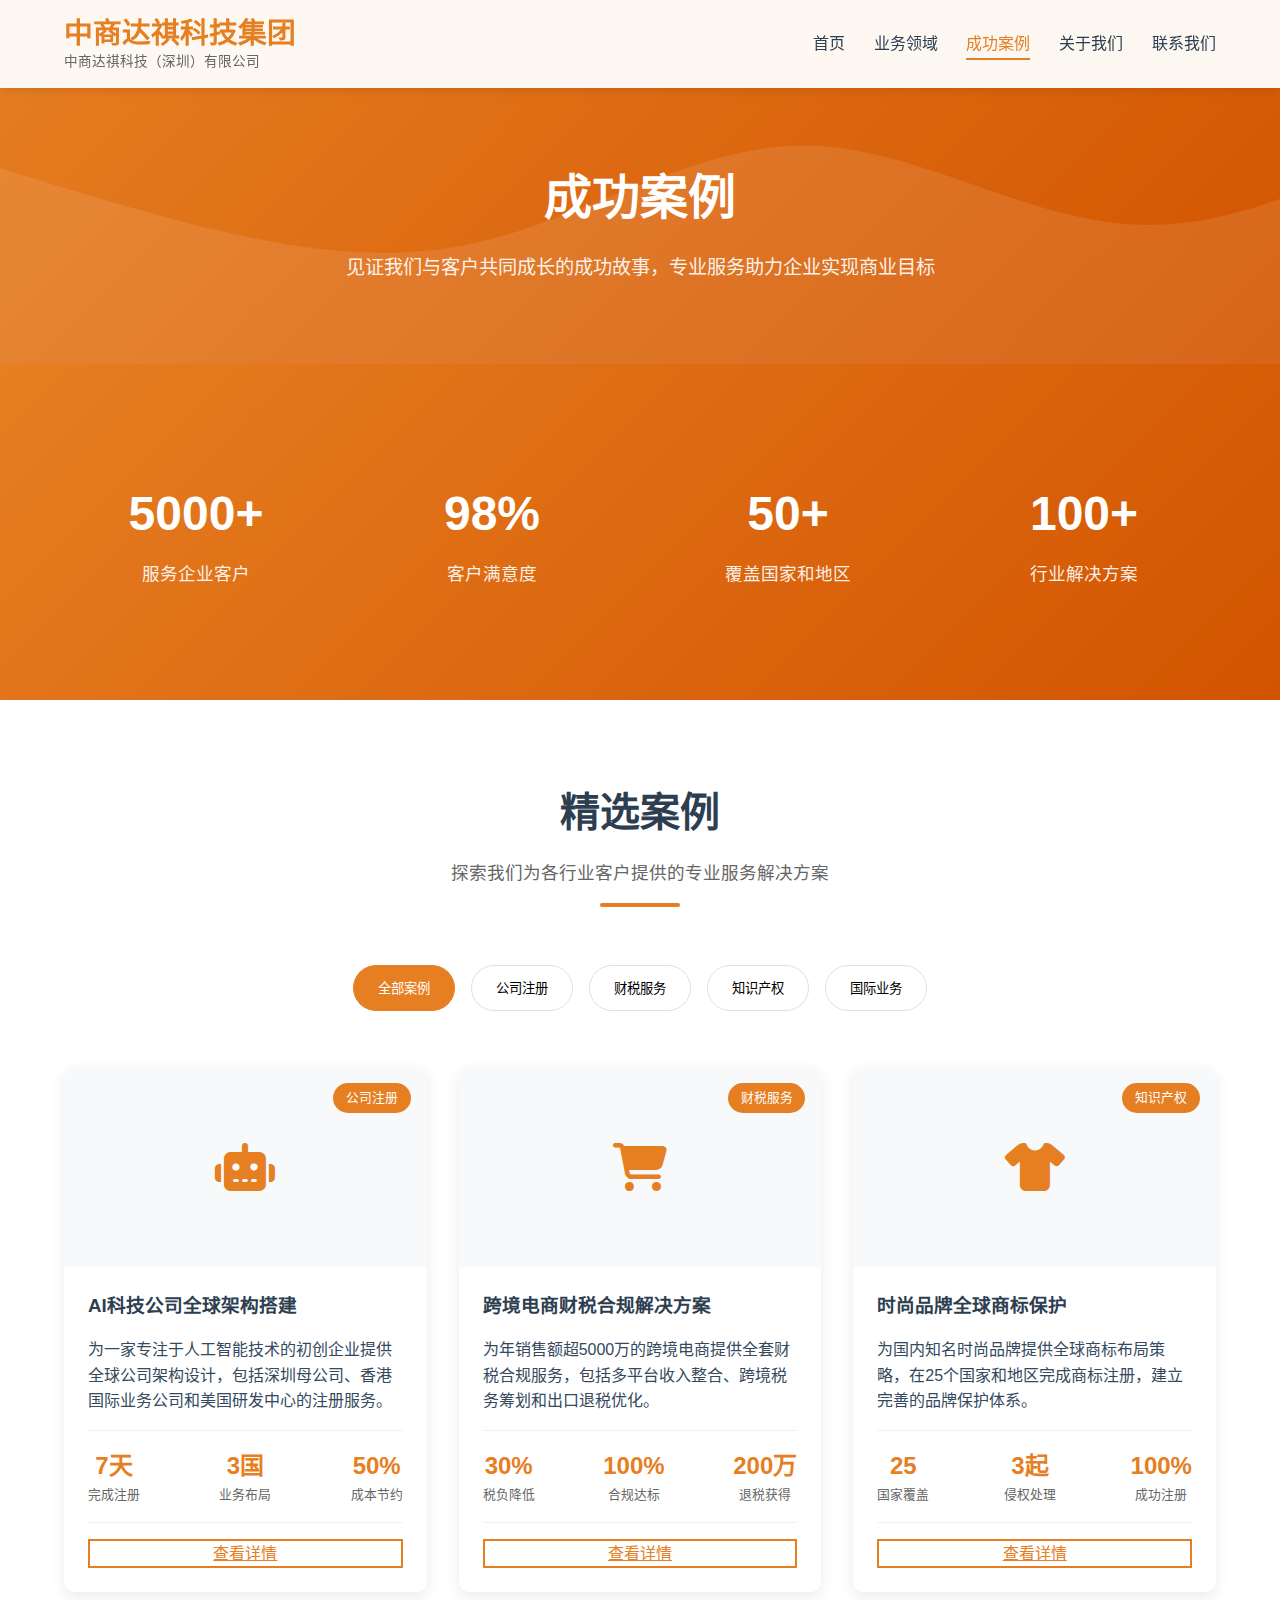
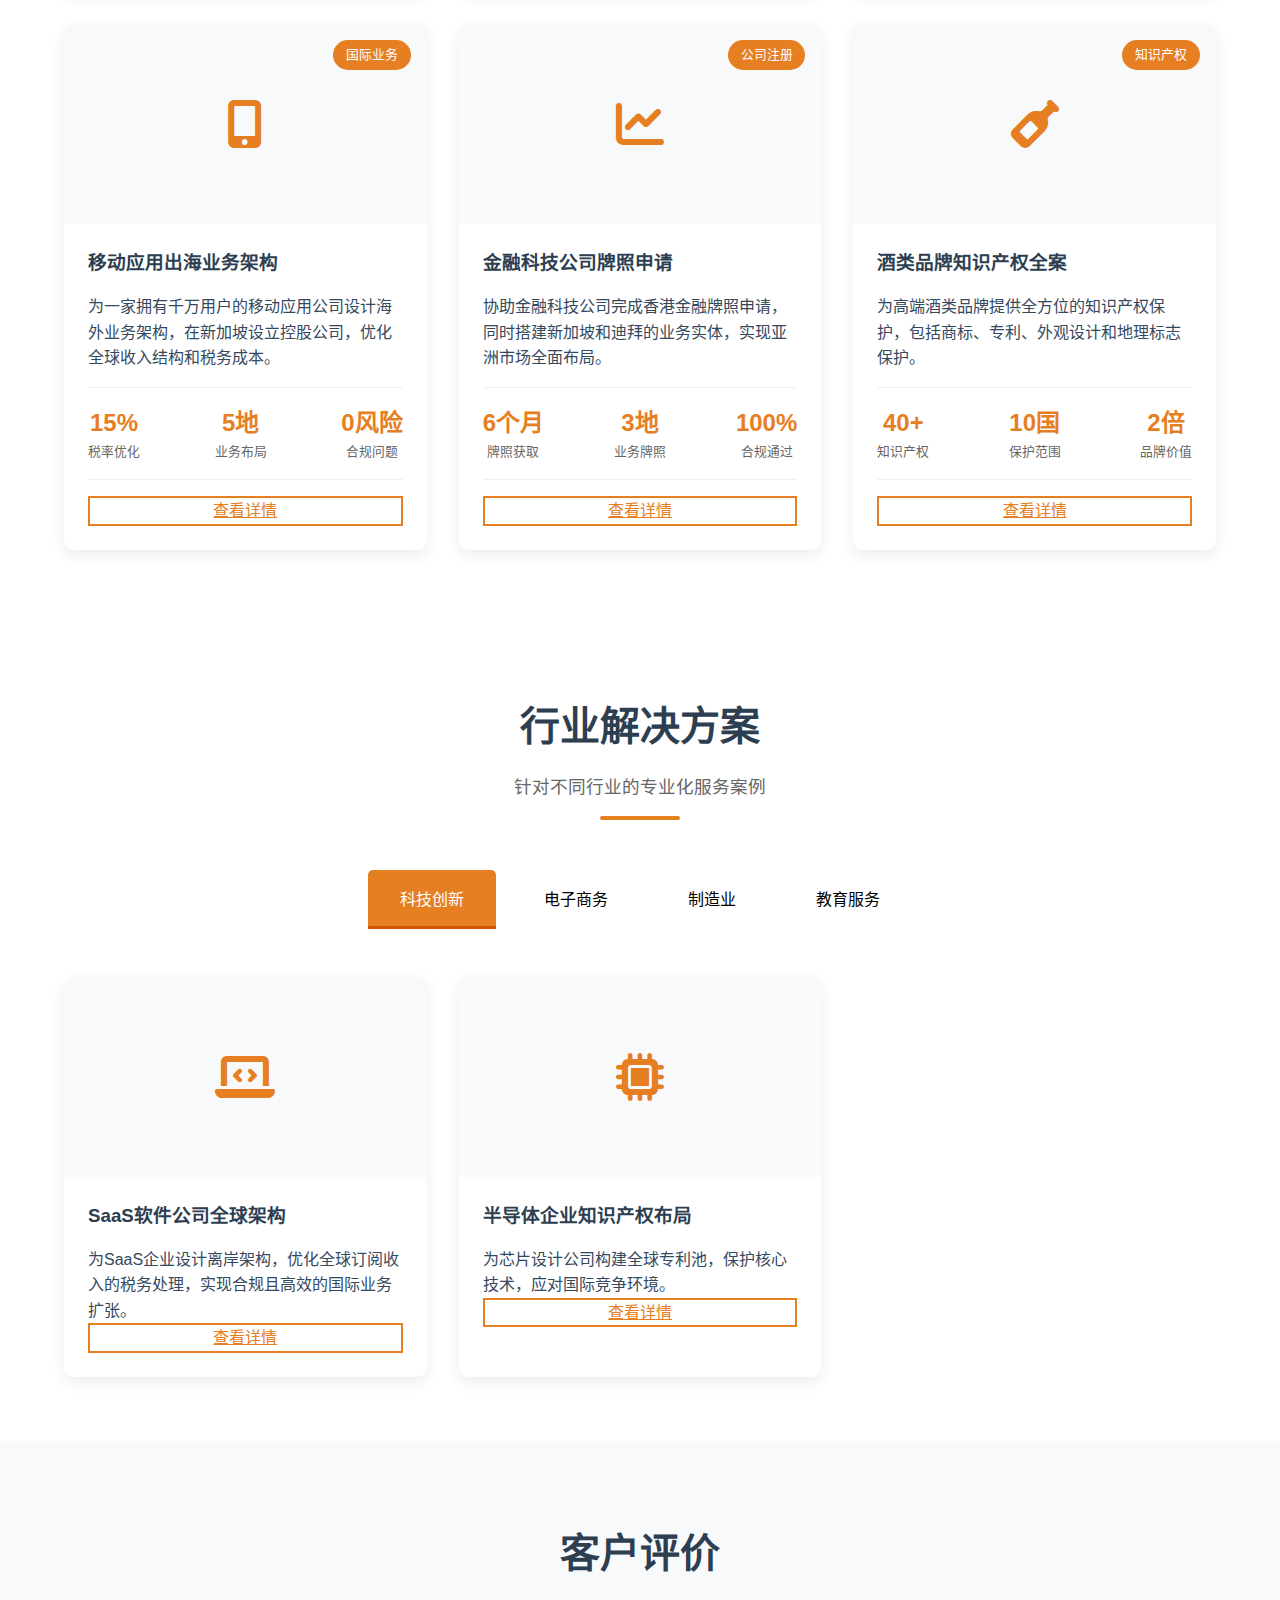
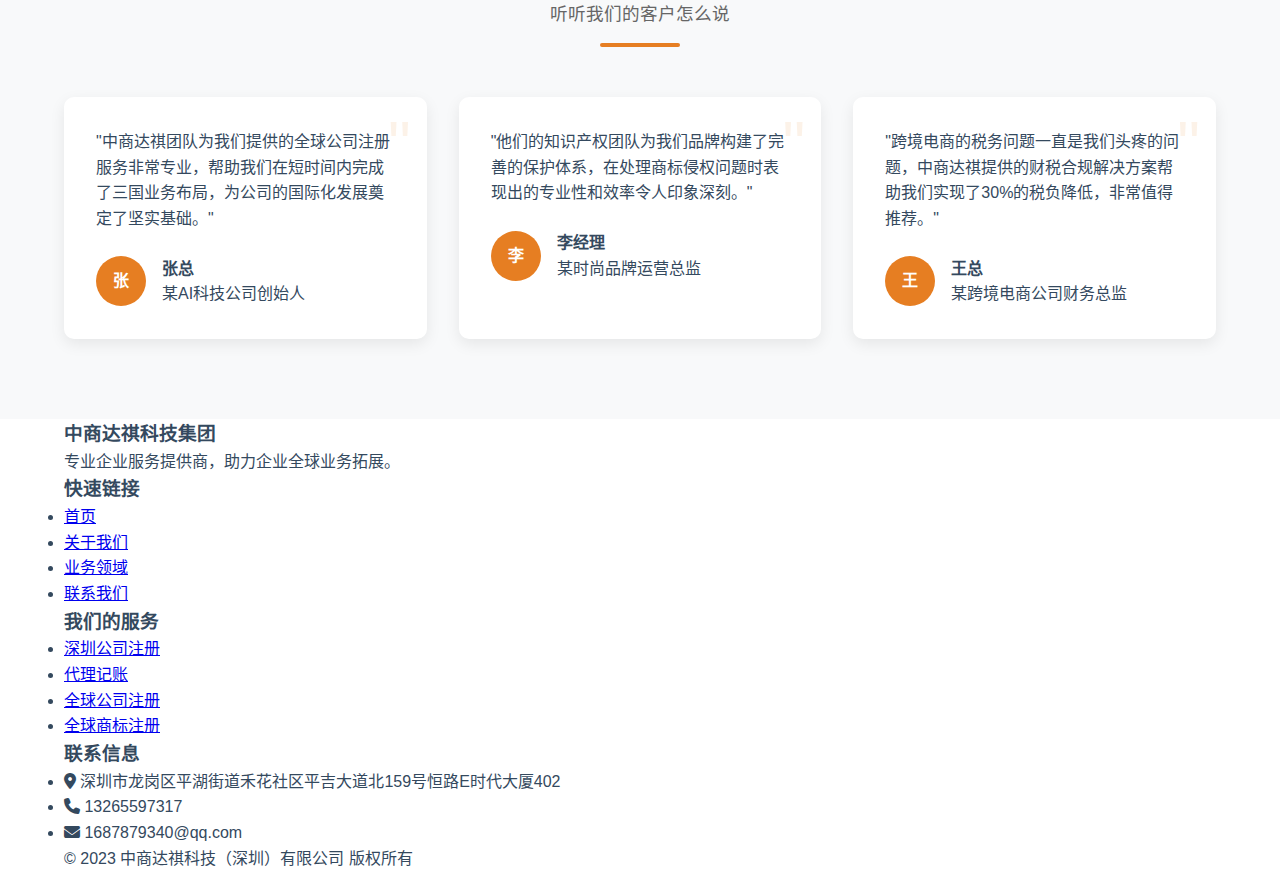
<file: cases.html>
<!DOCTYPE html>
<html lang="zh-CN">
<head>
    <meta charset="UTF-8">
    <meta name="viewport" content="width=device-width, initial-scale=1.0">
    <title>成功案例 - 中商达祺科技集团</title>
    <link rel="stylesheet" href="https://cdnjs.cloudflare.com/ajax/libs/font-awesome/6.4.0/css/all.min.css">
    <style>
        /* 基础样式 - 橙色主题 */
        :root {
            --primary-color: #E67E22;
            --primary-dark: #D35400;
            --primary-light: #F39C12;
            --secondary-color: #2C3E50;
            --accent-color: #E74C3C;
            --light-color: #f8f9fa;
            --dark-color: #2C3E50;
            --text-color: #34495E;
            --shadow: 0 5px 15px rgba(0, 0, 0, 0.08);
            --gradient: linear-gradient(135deg, var(--primary-color) 0%, var(--primary-dark) 100%);
        }
        
        * {
            margin: 0;
            padding: 0;
            box-sizing: border-box;
        }
        
        body {
            font-family: 'Segoe UI', 'Microsoft YaHei', Arial, sans-serif;
            line-height: 1.6;
            color: var(--text-color);
            background-color: #fff;
        }
        
        .container {
            width: 90%;
            max-width: 1200px;
            margin: 0 auto;
        }
        
        section {
            padding: 80px 0;
        }
        
        .section-title {
            text-align: center;
            margin-bottom: 50px;
            position: relative;
        }
        
        .section-title h2 {
            font-size: 2.5rem;
            color: var(--dark-color);
            margin-bottom: 15px;
            font-weight: 600;
        }
        
        .section-title p {
            font-size: 1.1rem;
            color: #666;
            max-width: 700px;
            margin: 0 auto;
        }
        
        .section-title::after {
            content: '';
            display: block;
            width: 80px;
            height: 4px;
            background: var(--primary-color);
            margin: 15px auto;
            border-radius: 2px;
        }
        
        .btn {
            display: inline-block;
            padding: 12px 30px;
            background: var(--primary-color);
            color: white;
            border: none;
            border-radius: 5px;
            font-size: 1rem;
            font-weight: 500;
            cursor: pointer;
            transition: all 0.3s ease;
            text-decoration: none;
            box-shadow: 0 4px 6px rgba(230, 126, 34, 0.2);
        }
        
        .btn:hover {
            background: var(--primary-dark);
            transform: translateY(-3px);
            box-shadow: 0 6px 12px rgba(230, 126, 34, 0.3);
        }
        
        .btn-secondary {
            background: transparent;
            border: 2px solid var(--primary-color);
            color: var(--primary-color);
        }
        
        .btn-secondary:hover {
            background: var(--primary-color);
            color: white;
        }
        
        /* 页面特定样式 */
        .page-hero {
            background: var(--gradient);
            color: white;
            padding: 160px 0 80px;
            text-align: center;
            position: relative;
            overflow: hidden;
        }
        
        .page-hero::before {
            content: '';
            position: absolute;
            top: 0;
            left: 0;
            width: 100%;
            height: 100%;
            background: url('data:image/svg+xml;utf8,<svg xmlns="http://www.w3.org/2000/svg" viewBox="0 0 1440 320"><path fill="%23ffffff" fill-opacity="0.1" d="M0,96L48,112C96,128,192,160,288,186.7C384,213,480,235,576,213.3C672,192,768,128,864,128C960,128,1056,192,1152,197.3C1248,203,1344,149,1392,122.7L1440,96L1440,320L1392,320C1344,320,1248,320,1152,320C1056,320,960,320,864,320C768,320,672,320,576,320C480,320,384,320,288,320C192,320,96,320,48,320L0,320Z"></path></svg>');
            background-size: cover;
            background-position: center;
        }
        
        .page-hero h1 {
            font-size: 3rem;
            margin-bottom: 1rem;
            position: relative;
            z-index: 1;
        }
        
        .page-hero p {
            font-size: 1.2rem;
            max-width: 700px;
            margin: 0 auto;
            opacity: 0.9;
            position: relative;
            z-index: 1;
        }
        
        /* 案例筛选 */
        .case-filters {
            display: flex;
            justify-content: center;
            margin-bottom: 3rem;
            flex-wrap: wrap;
        }
        
        .filter-btn {
            padding: 0.8rem 1.5rem;
            margin: 0.5rem;
            background: white;
            border: 1px solid #e0e0e0;
            border-radius: 30px;
            cursor: pointer;
            transition: all 0.3s;
            font-weight: 500;
        }
        
        .filter-btn:hover, .filter-btn.active {
            background: var(--primary-color);
            color: white;
            border-color: var(--primary-color);
        }
        
        /* 案例网格 */
        .cases-grid {
            display: grid;
            grid-template-columns: repeat(auto-fill, minmax(350px, 1fr));
            gap: 2rem;
        }
        
        .case-card {
            background: white;
            border-radius: 10px;
            overflow: hidden;
            box-shadow: var(--shadow);
            transition: transform 0.3s;
        }
        
        .case-card:hover {
            transform: translateY(-5px);
            box-shadow: 0 10px 20px rgba(0, 0, 0, 0.1);
        }
        
        .case-image {
            height: 200px;
            background: var(--light-color);
            display: flex;
            align-items: center;
            justify-content: center;
            color: var(--primary-color);
            font-size: 3rem;
            position: relative;
        }
        
        .case-category {
            position: absolute;
            top: 1rem;
            right: 1rem;
            background: var(--primary-color);
            color: white;
            padding: 0.3rem 0.8rem;
            border-radius: 20px;
            font-size: 0.8rem;
        }
        
        .case-content {
            padding: 1.5rem;
        }
        
        .case-content h3 {
            margin-bottom: 1rem;
            color: var(--dark-color);
        }
        
        .case-stats {
            display: flex;
            justify-content: space-between;
            margin: 1rem 0;
            padding: 1rem 0;
            border-top: 1px solid #f0f0f0;
            border-bottom: 1px solid #f0f0f0;
        }
        
        .stat-item {
            text-align: center;
        }
        
        .stat-value {
            font-size: 1.5rem;
            font-weight: bold;
            color: var(--primary-color);
        }
        
        .stat-label {
            font-size: 0.8rem;
            color: #666;
        }
        
        /* 客户评价 */
        .testimonials {
            background: var(--light-color);
        }
        
        .testimonials-grid {
            display: grid;
            grid-template-columns: repeat(auto-fit, minmax(300px, 1fr));
            gap: 2rem;
        }
        
        .testimonial-card {
            background: white;
            padding: 2rem;
            border-radius: 10px;
            box-shadow: var(--shadow);
            position: relative;
        }
        
        .testimonial-card::before {
            content: '"';
            font-size: 4rem;
            color: rgba(230, 126, 34, 0.1);
            position: absolute;
            top: 1rem;
            right: 1rem;
            line-height: 1;
        }
        
        .client-info {
            display: flex;
            align-items: center;
            margin-top: 1.5rem;
        }
        
        .client-avatar {
            width: 50px;
            height: 50px;
            border-radius: 50%;
            background: var(--primary-color);
            display: flex;
            align-items: center;
            justify-content: center;
            color: white;
            font-weight: bold;
            margin-right: 1rem;
        }
        
        /* 数据统计 */
        .stats-section {
            background: var(--gradient);
            color: white;
            text-align: center;
        }
        
        .stats-grid {
            display: grid;
            grid-template-columns: repeat(auto-fit, minmax(200px, 1fr));
            gap: 2rem;
        }
        
        .stat-box {
            padding: 2rem;
        }
        
        .stat-number {
            font-size: 3rem;
            font-weight: bold;
            margin-bottom: 0.5rem;
        }
        
        .stat-desc {
            font-size: 1.1rem;
            opacity: 0.9;
        }
        
        /* 行业案例 */
        .industry-cases {
            padding: 4rem 0;
        }
        
        .industry-tabs {
            display: flex;
            justify-content: center;
            margin-bottom: 2rem;
            flex-wrap: wrap;
        }
        
        .industry-tab {
            padding: 1rem 2rem;
            background: white;
            border: none;
            border-bottom: 3px solid transparent;
            font-size: 1rem;
            font-weight: 500;
            cursor: pointer;
            transition: all 0.3s;
            margin: 0 0.5rem 1rem;
            border-radius: 5px 5px 0 0;
        }
        
        .industry-tab.active {
            background: var(--primary-color);
            color: white;
            border-bottom: 3px solid var(--primary-dark);
        }
        
        .industry-content {
            display: none;
        }
        
        .industry-content.active {
            display: block;
        }
        
        /* 导航栏样式 */
        header {
            background: rgba(255, 255, 255, 0.95);
            box-shadow: 0 2px 10px rgba(0, 0, 0, 0.1);
            position: fixed;
            width: 100%;
            top: 0;
            z-index: 1000;
            transition: all 0.3s ease;
        }
        
        .header-container {
            display: flex;
            justify-content: space-between;
            align-items: center;
            padding: 1rem 0;
        }
        
        .logo {
            display: flex;
            align-items: center;
        }
        
        .logo-text {
            display: flex;
            flex-direction: column;
        }
        
        .logo-text .brand {
            font-size: 1.8rem;
            font-weight: 700;
            color: var(--primary-color);
            line-height: 1.2;
        }
        
        .logo-text .company {
            font-size: 0.85rem;
            color: #666;
        }
        
        nav ul {
            display: flex;
            list-style: none;
        }
        
        nav li {
            position: relative;
            margin-left: 1.8rem;
        }
        
        nav a {
            text-decoration: none;
            color: var(--dark-color);
            font-weight: 500;
            transition: color 0.3s;
            padding: 0.5rem 0;
            position: relative;
        }
        
        nav a::after {
            content: '';
            position: absolute;
            width: 0;
            height: 2px;
            bottom: 0;
            left: 0;
            background-color: var(--primary-color);
            transition: width 0.3s ease;
        }
        
        nav a:hover::after, nav a.active::after {
            width: 100%;
        }
        
        nav a:hover, nav a.active {
            color: var(--primary-color);
        }
        
        .dropdown-menu {
            position: absolute;
            top: 100%;
            left: 0;
            background: white;
            box-shadow: var(--shadow);
            border-radius: 5px;
            min-width: 200px;
            opacity: 0;
            visibility: hidden;
            transform: translateY(10px);
            transition: all 0.3s ease;
            z-index: 100;
        }
        
        .dropdown:hover .dropdown-menu {
            opacity: 1;
            visibility: visible;
            transform: translateY(0);
        }
        
        .dropdown-menu li {
            margin: 0;
            width: 100%;
        }
        
        .dropdown-menu a {
            display: block;
            padding: 0.8rem 1.5rem;
            border-bottom: 1px solid #f0f0f0;
        }
        
        .dropdown-menu a:hover {
            background: #f8f9fa;
        }
        
        .mobile-menu-toggle {
            display: none;
            flex-direction: column;
            cursor: pointer;
        }
        
        .mobile-menu-toggle span {
            width: 25px;
            height: 3px;
            background: var(--dark-color);
            margin: 3px 0;
            transition: 0.3s;
        }
        
        /* 响应式设计 */
        @media (max-width: 992px) {
            .cases-grid {
                grid-template-columns: repeat(auto-fill, minmax(300px, 1fr));
            }
            
            .industry-tabs {
                flex-direction: column;
            }
            
            .industry-tab {
                margin: 0.25rem 0;
                text-align: center;
            }
        }
        
        @media (max-width: 768px) {
            nav {
                display: none;
            }
            
            .mobile-menu-toggle {
                display: flex;
            }
            
            nav.active {
                display: block;
                position: absolute;
                top: 100%;
                left: 0;
                width: 100%;
                background: white;
                box-shadow: 0 5px 10px rgba(0, 0, 0, 0.1);
            }
            
            nav.active ul {
                flex-direction: column;
            }
            
            nav.active li {
                margin: 0;
                width: 100%;
            }
            
            nav.active a {
                display: block;
                padding: 1rem 2rem;
                border-bottom: 1px solid #f0f0f0;
            }
            
            .dropdown-menu {
                position: static;
                box-shadow: none;
                border-radius: 0;
                opacity: 1;
                visibility: visible;
                transform: none;
            }
            
            .page-hero h1 {
                font-size: 2.2rem;
            }
            
            .cases-grid {
                grid-template-columns: 1fr;
            }
        }
    </style>
</head>
<body>
    <!-- 导航栏 -->
    <header>
        <div class="container header-container">
            <div class="logo">
                <div class="logo-text">
                    <div class="brand">中商达祺科技集团</div>
                    <div class="company">中商达祺科技（深圳）有限公司</div>
                </div>
            </div>
            <nav>
                <ul>
                    <li><a href="index.html">首页</a></li>
                    <li class="dropdown">
                        <a href="services.html">业务领域</a>
                        <ul class="dropdown-menu">
                            <li><a href="shenzhen-registration.html">深圳公司注册</a></li>
                            <li><a href="accounting.html">代理记账</a></li>
                            <li><a href="global-registration.html">全球公司注册</a></li>
                            <li><a href="trademark.html">全球商标注册</a></li>
                            <li><a href="intellectual-property.html">全球知产布局</a></li>
                            <li><a href="hongkong-registration.html">香港公司注册</a></li>
                        </ul>
                    </li>
                    
                    <li><a href="cases.html" class="active">成功案例</a></li>
                     <li><a href="about.html">关于我们</a></li>
                    <li><a href="contact.html">联系我们</a></li>
                </ul>
            </nav>
            <div class="mobile-menu-toggle">
                <span></span>
                <span></span>
                <span></span>
            </div>
        </div>
    </header>

    <!-- 页面英雄区域 -->
    <section class="page-hero">
        <div class="container">
            <h1>成功案例</h1>
            <p>见证我们与客户共同成长的成功故事，专业服务助力企业实现商业目标</p>
        </div>
    </section>

    <!-- 数据统计 -->
    <section class="stats-section">
        <div class="container">
            <div class="stats-grid">
                <div class="stat-box">
                    <div class="stat-number">5000+</div>
                    <div class="stat-desc">服务企业客户</div>
                </div>
                <div class="stat-box">
                    <div class="stat-number">98%</div>
                    <div class="stat-desc">客户满意度</div>
                </div>
                <div class="stat-box">
                    <div class="stat-number">50+</div>
                    <div class="stat-desc">覆盖国家和地区</div>
                </div>
                <div class="stat-box">
                    <div class="stat-number">100+</div>
                    <div class="stat-desc">行业解决方案</div>
                </div>
            </div>
        </div>
    </section>

    <!-- 案例筛选 -->
    <section class="cases-section">
        <div class="container">
            <div class="section-title">
                <h2>精选案例</h2>
                <p>探索我们为各行业客户提供的专业服务解决方案</p>
            </div>
            
            <div class="case-filters">
                <button class="filter-btn active" data-filter="all">全部案例</button>
                <button class="filter-btn" data-filter="registration">公司注册</button>
                <button class="filter-btn" data-filter="accounting">财税服务</button>
                <button class="filter-btn" data-filter="trademark">知识产权</button>
                <button class="filter-btn" data-filter="global">国际业务</button>
            </div>
            
            <div class="cases-grid">
                <!-- 案例1 -->
                <div class="case-card" data-category="registration">
                    <div class="case-image">
                        <i class="fas fa-robot"></i>
                        <div class="case-category">公司注册</div>
                    </div>
                    <div class="case-content">
                        <h3>AI科技公司全球架构搭建</h3>
                        <p>为一家专注于人工智能技术的初创企业提供全球公司架构设计，包括深圳母公司、香港国际业务公司和美国研发中心的注册服务。</p>
                        <div class="case-stats">
                            <div class="stat-item">
                                <div class="stat-value">7天</div>
                                <div class="stat-label">完成注册</div>
                            </div>
                            <div class="stat-item">
                                <div class="stat-value">3国</div>
                                <div class="stat-label">业务布局</div>
                            </div>
                            <div class="stat-item">
                                <div class="stat-value">50%</div>
                                <div class="stat-label">成本节约</div>
                            </div>
                        </div>
                        <a href="#" class="btn-secondary" style="width: 100%; text-align: center; display: block;">查看详情</a>
                    </div>
                </div>
                
                <!-- 案例2 -->
                <div class="case-card" data-category="accounting">
                    <div class="case-image">
                        <i class="fas fa-shopping-cart"></i>
                        <div class="case-category">财税服务</div>
                    </div>
                    <div class="case-content">
                        <h3>跨境电商财税合规解决方案</h3>
                        <p>为年销售额超5000万的跨境电商提供全套财税合规服务，包括多平台收入整合、跨境税务筹划和出口退税优化。</p>
                        <div class="case-stats">
                            <div class="stat-item">
                                <div class="stat-value">30%</div>
                                <div class="stat-label">税负降低</div>
                            </div>
                            <div class="stat-item">
                                <div class="stat-value">100%</div>
                                <div class="stat-label">合规达标</div>
                            </div>
                            <div class="stat-item">
                                <div class="stat-value">200万</div>
                                <div class="stat-label">退税获得</div>
                            </div>
                        </div>
                        <a href="#" class="btn-secondary" style="width: 100%; text-align: center; display: block;">查看详情</a>
                    </div>
                </div>
                
                <!-- 案例3 -->
                <div class="case-card" data-category="trademark">
                    <div class="case-image">
                        <i class="fas fa-tshirt"></i>
                        <div class="case-category">知识产权</div>
                    </div>
                    <div class="case-content">
                        <h3>时尚品牌全球商标保护</h3>
                        <p>为国内知名时尚品牌提供全球商标布局策略，在25个国家和地区完成商标注册，建立完善的品牌保护体系。</p>
                        <div class="case-stats">
                            <div class="stat-item">
                                <div class="stat-value">25</div>
                                <div class="stat-label">国家覆盖</div>
                            </div>
                            <div class="stat-item">
                                <div class="stat-value">3起</div>
                                <div class="stat-label">侵权处理</div>
                            </div>
                            <div class="stat-item">
                                <div class="stat-value">100%</div>
                                <div class="stat-label">成功注册</div>
                            </div>
                        </div>
                        <a href="#" class="btn-secondary" style="width: 100%; text-align: center; display: block;">查看详情</a>
                    </div>
                </div>
                
                <!-- 案例4 -->
                <div class="case-card" data-category="global">
                    <div class="case-image">
                        <i class="fas fa-mobile-alt"></i>
                        <div class="case-category">国际业务</div>
                    </div>
                    <div class="case-content">
                        <h3>移动应用出海业务架构</h3>
                        <p>为一家拥有千万用户的移动应用公司设计海外业务架构，在新加坡设立控股公司，优化全球收入结构和税务成本。</p>
                        <div class="case-stats">
                            <div class="stat-item">
                                <div class="stat-value">15%</div>
                                <div class="stat-label">税率优化</div>
                            </div>
                            <div class="stat-item">
                                <div class="stat-value">5地</div>
                                <div class="stat-label">业务布局</div>
                            </div>
                            <div class="stat-item">
                                <div class="stat-value">0风险</div>
                                <div class="stat-label">合规问题</div>
                            </div>
                        </div>
                        <a href="#" class="btn-secondary" style="width: 100%; text-align: center; display: block;">查看详情</a>
                    </div>
                </div>
                
                <!-- 案例5 -->
                <div class="case-card" data-category="registration">
                    <div class="case-image">
                        <i class="fas fa-chart-line"></i>
                        <div class="case-category">公司注册</div>
                    </div>
                    <div class="case-content">
                        <h3>金融科技公司牌照申请</h3>
                        <p>协助金融科技公司完成香港金融牌照申请，同时搭建新加坡和迪拜的业务实体，实现亚洲市场全面布局。</p>
                        <div class="case-stats">
                            <div class="stat-item">
                                <div class="stat-value">6个月</div>
                                <div class="stat-label">牌照获取</div>
                            </div>
                            <div class="stat-item">
                                <div class="stat-value">3地</div>
                                <div class="stat-label">业务牌照</div>
                            </div>
                            <div class="stat-item">
                                <div class="stat-value">100%</div>
                                <div class="stat-label">合规通过</div>
                            </div>
                        </div>
                        <a href="#" class="btn-secondary" style="width: 100%; text-align: center; display: block;">查看详情</a>
                    </div>
                </div>
                
                <!-- 案例6 -->
                <div class="case-card" data-category="trademark">
                    <div class="case-image">
                        <i class="fas fa-wine-bottle"></i>
                        <div class="case-category">知识产权</div>
                    </div>
                    <div class="case-content">
                        <h3>酒类品牌知识产权全案</h3>
                        <p>为高端酒类品牌提供全方位的知识产权保护，包括商标、专利、外观设计和地理标志保护。</p>
                        <div class="case-stats">
                            <div class="stat-item">
                                <div class="stat-value">40+</div>
                                <div class="stat-label">知识产权</div>
                            </div>
                            <div class="stat-item">
                                <div class="stat-value">10国</div>
                                <div class="stat-label">保护范围</div>
                            </div>
                            <div class="stat-item">
                                <div class="stat-value">2倍</div>
                                <div class="stat-label">品牌价值</div>
                            </div>
                        </div>
                        <a href="#" class="btn-secondary" style="width: 100%; text-align: center; display: block;">查看详情</a>
                    </div>
                </div>
            </div>
        </div>
    </section>

    <!-- 行业案例 -->
    <section class="industry-cases">
        <div class="container">
            <div class="section-title">
                <h2>行业解决方案</h2>
                <p>针对不同行业的专业化服务案例</p>
            </div>
            
            <div class="industry-tabs">
                <button class="industry-tab active" data-industry="tech">科技创新</button>
                <button class="industry-tab" data-industry="ecommerce">电子商务</button>
                <button class="industry-tab" data-industry="manufacturing">制造业</button>
                <button class="industry-tab" data-industry="education">教育服务</button>
            </div>
            
            <div class="industry-content active" id="tech-content">
                <div class="cases-grid">
                    <div class="case-card">
                        <div class="case-image">
                            <i class="fas fa-laptop-code"></i>
                        </div>
                        <div class="case-content">
                            <h3>SaaS软件公司全球架构</h3>
                            <p>为SaaS企业设计离岸架构，优化全球订阅收入的税务处理，实现合规且高效的国际业务扩张。</p>
                            <a href="#" class="btn-secondary" style="width: 100%; text-align: center; display: block;">查看详情</a>
                        </div>
                    </div>
                    <div class="case-card">
                        <div class="case-image">
                            <i class="fas fa-microchip"></i>
                        </div>
                        <div class="case-content">
                            <h3>半导体企业知识产权布局</h3>
                            <p>为芯片设计公司构建全球专利池，保护核心技术，应对国际竞争环境。</p>
                            <a href="#" class="btn-secondary" style="width: 100%; text-align: center; display: block;">查看详情</a>
                        </div>
                    </div>
                </div>
            </div>
            
            <div class="industry-content" id="ecommerce-content">
                <div class="cases-grid">
                    <div class="case-card">
                        <div class="case-image">
                            <i class="fas fa-box-open"></i>
                        </div>
                        <div class="case-content">
                            <h3>跨境电商VAT税务优化</h3>
                            <p>为多平台跨境电商提供欧盟VAT一站式服务，合规优化欧洲市场税务成本。</p>
                            <a href="#" class="btn-secondary" style="width: 100%; text-align: center; display: block;">查看详情</a>
                        </div>
                    </div>
                    <div class="case-card">
                        <div class="case-image">
                            <i class="fas fa-gem"></i>
                        </div>
                        <div class="case-content">
                            <h3>奢侈品电商品牌保护</h3>
                            <p>为高端奢侈品电商搭建全球品牌保护体系，防止假货和侵权问题。</p>
                            <a href="#" class="btn-secondary" style="width: 100%; text-align: center; display: block;">查看详情</a>
                        </div>
                    </div>
                </div>
            </div>
        </div>
    </section>

    <!-- 客户评价 -->
    <section class="testimonials">
        <div class="container">
            <div class="section-title">
                <h2>客户评价</h2>
                <p>听听我们的客户怎么说</p>
            </div>
            
            <div class="testimonials-grid">
                <div class="testimonial-card">
                    <p>"中商达祺团队为我们提供的全球公司注册服务非常专业，帮助我们在短时间内完成了三国业务布局，为公司的国际化发展奠定了坚实基础。"</p>
                    <div class="client-info">
                        <div class="client-avatar">张</div>
                        <div>
                            <h4>张总</h4>
                            <p>某AI科技公司创始人</p>
                        </div>
                    </div>
                </div>
                
                <div class="testimonial-card">
                    <p>"他们的知识产权团队为我们品牌构建了完善的保护体系，在处理商标侵权问题时表现出的专业性和效率令人印象深刻。"</p>
                    <div class="client-info">
                        <div class="client-avatar">李</div>
                        <div>
                            <h4>李经理</h4>
                            <p>某时尚品牌运营总监</p>
                        </div>
                    </div>
                </div>
                
                <div class="testimonial-card">
                    <p>"跨境电商的税务问题一直是我们头疼的问题，中商达祺提供的财税合规解决方案帮助我们实现了30%的税负降低，非常值得推荐。"</p>
                    <div class="client-info">
                        <div class="client-avatar">王</div>
                        <div>
                            <h4>王总</h4>
                            <p>某跨境电商公司财务总监</p>
                        </div>
                    </div>
                </div>
            </div>
        </div>
    </section>

    <!-- 页脚 -->
    <footer>
        <div class="container">
            <div class="footer-content">
                <div class="footer-column">
                    <h3>中商达祺科技集团</h3>
                    <p>专业企业服务提供商，助力企业全球业务拓展。</p>
                </div>
                <div class="footer-column">
                    <h3>快速链接</h3>
                    <ul>
                        <li><a href="index.html">首页</a></li>
                        <li><a href="about.html">关于我们</a></li>
                        <li><a href="services.html">业务领域</a></li>
                        <li><a href="contact.html">联系我们</a></li>
                    </ul>
                </div>
                <div class="footer-column">
                    <h3>我们的服务</h3>
                    <ul>
                        <li><a href="shenzhen-registration.html">深圳公司注册</a></li>
                        <li><a href="accounting.html">代理记账</a></li>
                        <li><a href="global-registration.html">全球公司注册</a></li>
                        <li><a href="trademark.html">全球商标注册</a></li>
                    </ul>
                </div>
                <div class="footer-column">
                    <h3>联系信息</h3>
                    <ul>
                        <li><i class="fas fa-map-marker-alt"></i> 深圳市龙岗区平湖街道禾花社区平吉大道北159号恒路E时代大厦402</li>
                        <li><i class="fas fa-phone"></i> 13265597317</li>
                        <li><i class="fas fa-envelope"></i> 1687879340@qq.com</li>
                    </ul>
                </div>
            </div>
            <div class="footer-bottom">
                <p>&copy; 2023 中商达祺科技（深圳）有限公司 版权所有</p>
            </div>
        </div>
    </footer>

    <script>
        // 导航栏滚动效果
        window.addEventListener('scroll', function() {
            const header = document.querySelector('header');
            if (window.scrollY > 100) {
                header.style.background = 'rgba(255, 255, 255, 0.98)';
                header.style.boxShadow = '0 2px 20px rgba(0, 0, 0, 0.1)';
            } else {
                header.style.background = 'rgba(255, 255, 255, 0.95)';
                header.style.boxShadow = '0 2px 10px rgba(0, 0, 0, 0.1)';
            }
        });

        // 移动端菜单切换
        document.querySelector('.mobile-menu-toggle').addEventListener('click', function() {
            const nav = document.querySelector('nav');
            nav.classList.toggle('active');
            
            // 切换菜单图标动画
            const spans = this.querySelectorAll('span');
            if (nav.classList.contains('active')) {
                spans[0].style.transform = 'rotate(45deg) translate(5px, 5px)';
                spans[1].style.opacity = '0';
                spans[2].style.transform = 'rotate(-45deg) translate(7px, -6px)';
            } else {
                spans[0].style.transform = 'none';
                spans[1].style.opacity = '1';
                spans[2].style.transform = 'none';
            }
        });

        // 案例筛选功能
        document.querySelectorAll('.filter-btn').forEach(btn => {
            btn.addEventListener('click', function() {
                // 移除所有按钮的active类
                document.querySelectorAll('.filter-btn').forEach(b => {
                    b.classList.remove('active');
                });
                
                // 激活当前按钮
                this.classList.add('active');
                
                const filter = this.getAttribute('data-filter');
                const cases = document.querySelectorAll('.case-card');
                
                cases.forEach(caseItem => {
                    if (filter === 'all' || caseItem.getAttribute('data-category') === filter) {
                        caseItem.style.display = 'block';
                    } else {
                        caseItem.style.display = 'none';
                    }
                });
            });
        });

        // 行业标签切换
        document.querySelectorAll('.industry-tab').forEach(tab => {
            tab.addEventListener('click', function() {
                // 移除所有标签的active类
                document.querySelectorAll('.industry-tab').forEach(t => {
                    t.classList.remove('active');
                });
                
                // 隐藏所有内容
                document.querySelectorAll('.industry-content').forEach(content => {
                    content.classList.remove('active');
                });
                
                // 激活当前标签
                this.classList.add('active');
                
                // 显示对应内容
                const industry = this.getAttribute('data-industry');
                document.getElementById(`${industry}-content`).classList.add('active');
            });
        });
    </script>
</body>

</html>
</file>
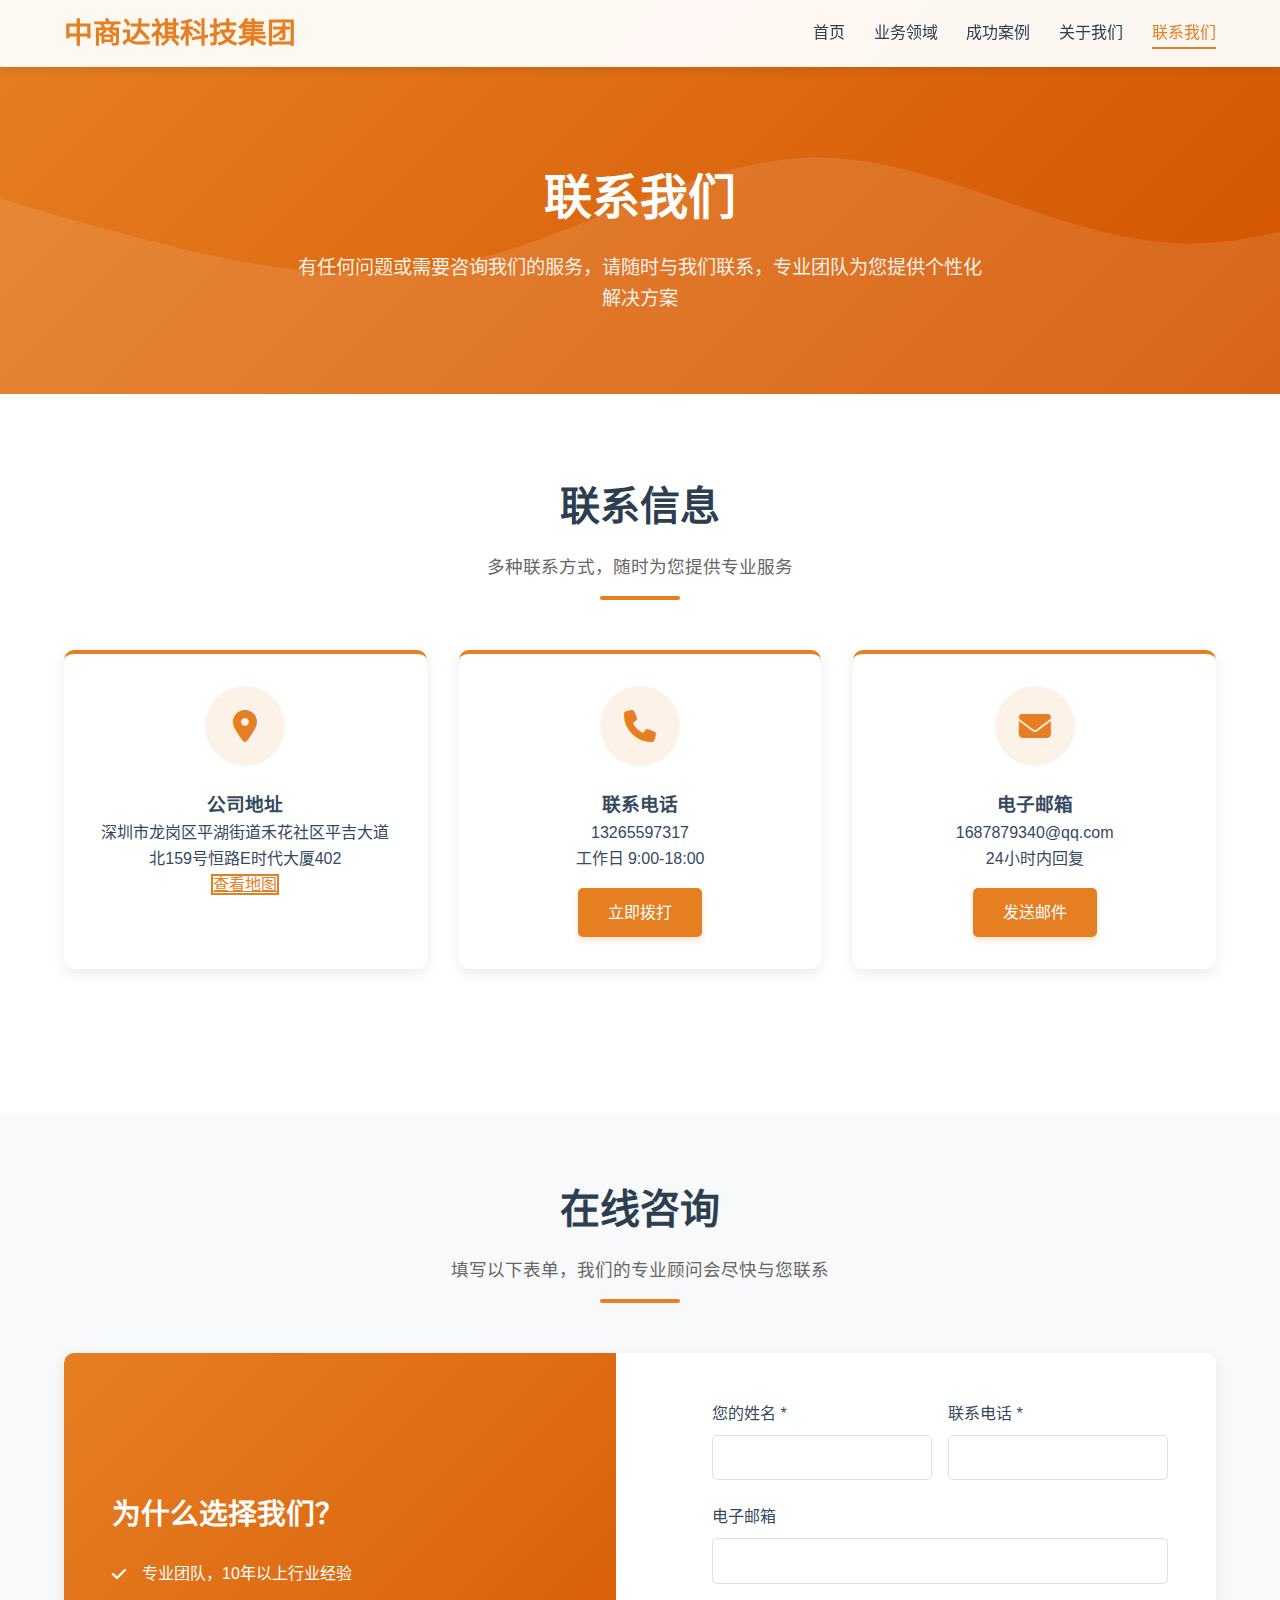
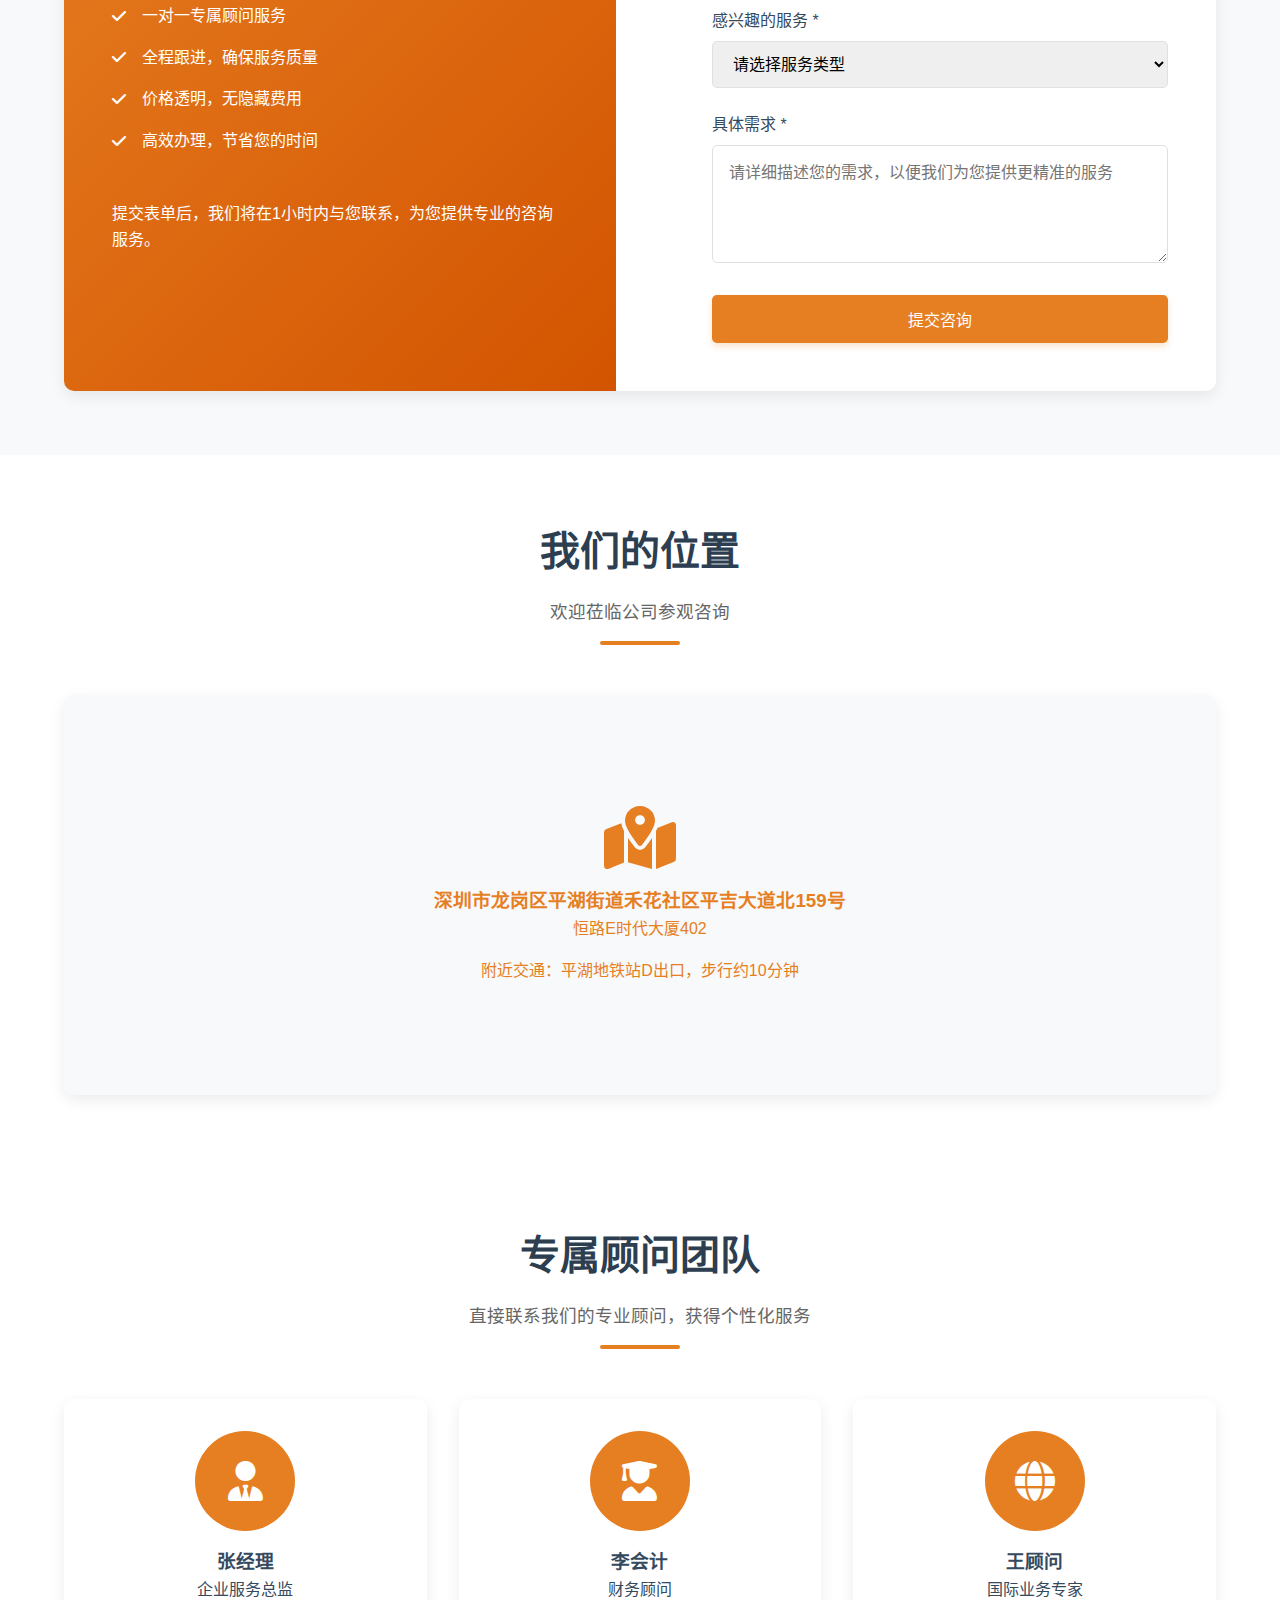
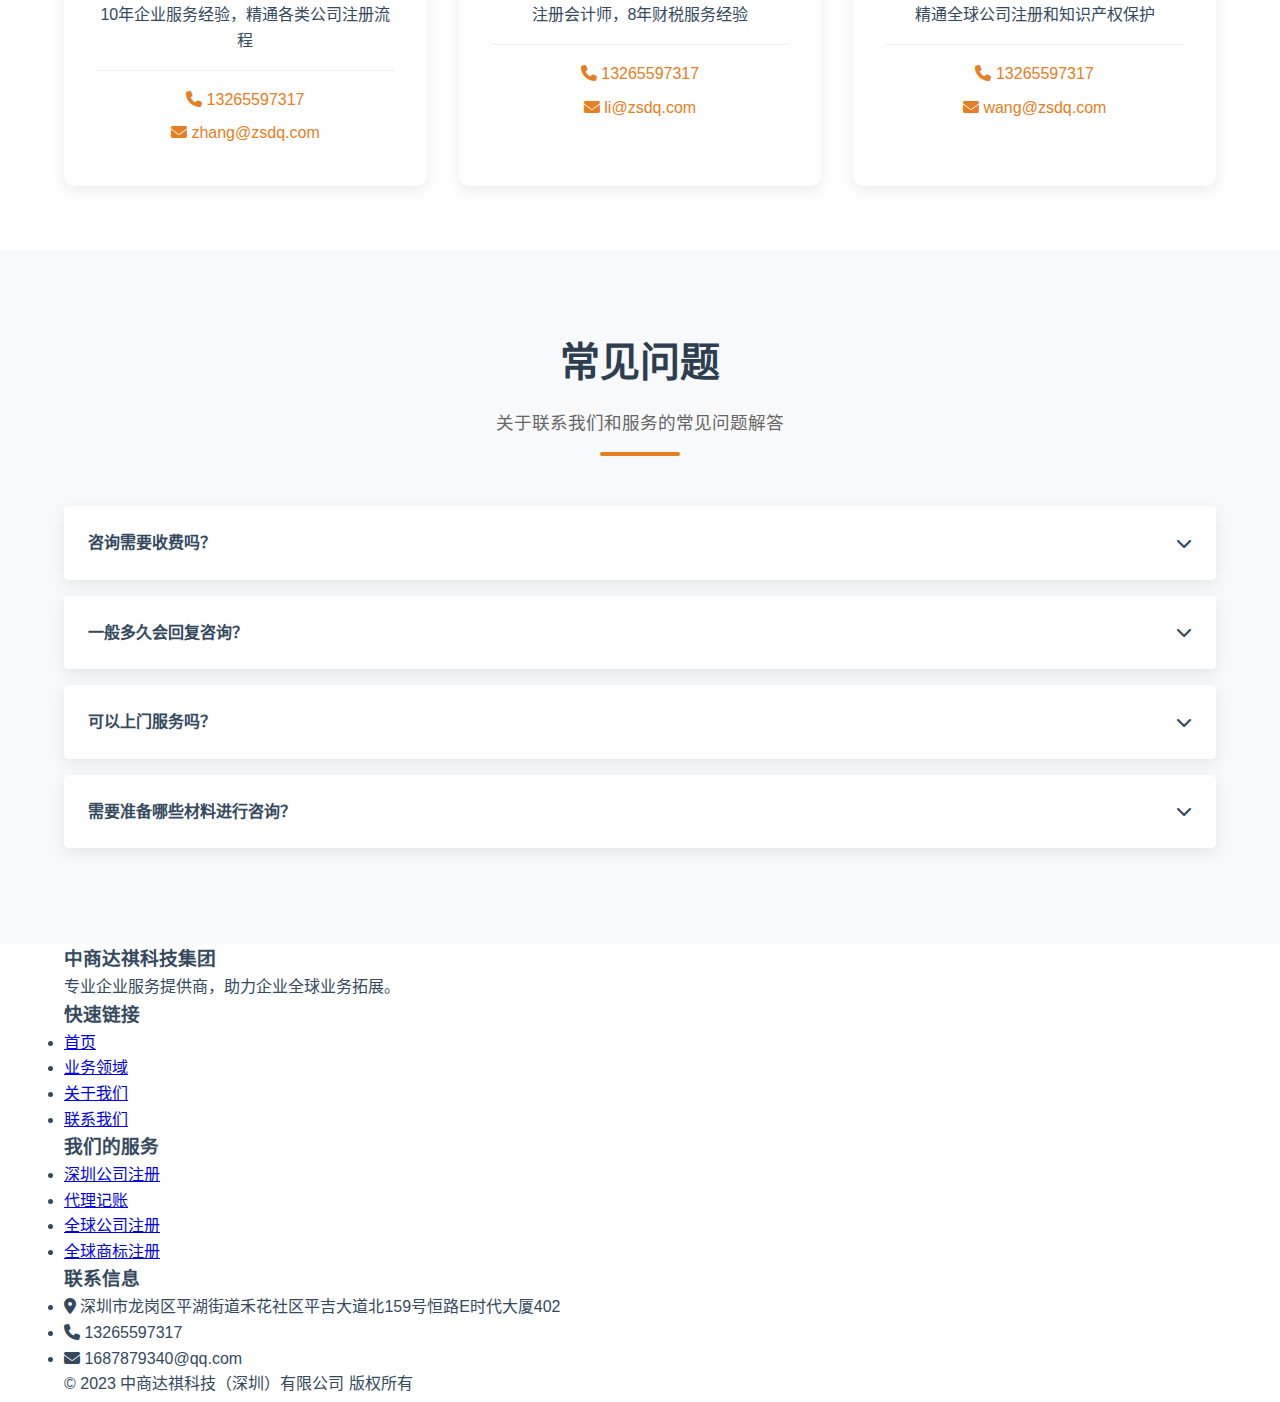
<file: contact.html>
<!DOCTYPE html>
<html lang="zh-CN">
<head>
    <meta charset="UTF-8">
    <meta name="viewport" content="width=device-width, initial-scale=1.0">
    <title>联系我们 - 中商达祺科技集团</title>
    <link rel="stylesheet" href="https://cdnjs.cloudflare.com/ajax/libs/font-awesome/6.4.0/css/all.min.css">
    <style>
        /* 基础样式 - 橙色主题 */
        :root {
            --primary-color: #E67E22;
            --primary-dark: #D35400;
            --primary-light: #F39C12;
            --secondary-color: #2C3E50;
            --accent-color: #E74C3C;
            --light-color: #f8f9fa;
            --dark-color: #2C3E50;
            --text-color: #34495E;
            --shadow: 0 5px 15px rgba(0, 0, 0, 0.08);
            --gradient: linear-gradient(135deg, var(--primary-color) 0%, var(--primary-dark) 100%);
        }
        
        * {
            margin: 0;
            padding: 0;
            box-sizing: border-box;
        }
        
        body {
            font-family: 'Segoe UI', 'Microsoft YaHei', Arial, sans-serif;
            line-height: 1.6;
            color: var(--text-color);
            background-color: #fff;
        }
        
        .container {
            width: 90%;
            max-width: 1200px;
            margin: 0 auto;
        }
        
        section {
            padding: 80px 0;
        }
        
        .section-title {
            text-align: center;
            margin-bottom: 50px;
            position: relative;
        }
        
        .section-title h2 {
            font-size: 2.5rem;
            color: var(--dark-color);
            margin-bottom: 15px;
            font-weight: 600;
        }
        
        .section-title p {
            font-size: 1.1rem;
            color: #666;
            max-width: 700px;
            margin: 0 auto;
        }
        
        .section-title::after {
            content: '';
            display: block;
            width: 80px;
            height: 4px;
            background: var(--primary-color);
            margin: 15px auto;
            border-radius: 2px;
        }
        
        .btn {
            display: inline-block;
            padding: 12px 30px;
            background: var(--primary-color);
            color: white;
            border: none;
            border-radius: 5px;
            font-size: 1rem;
            font-weight: 500;
            cursor: pointer;
            transition: all 0.3s ease;
            text-decoration: none;
            box-shadow: 0 4px 6px rgba(230, 126, 34, 0.2);
        }
        
        .btn:hover {
            background: var(--primary-dark);
            transform: translateY(-3px);
            box-shadow: 0 6px 12px rgba(230, 126, 34, 0.3);
        }
        
        .btn-secondary {
            background: transparent;
            border: 2px solid var(--primary-color);
            color: var(--primary-color);
        }
        
        .btn-secondary:hover {
            background: var(--primary-color);
            color: white;
        }
        
        /* 页面特定样式 */
        .page-hero {
            background: var(--gradient);
            color: white;
            padding: 160px 0 80px;
            text-align: center;
            position: relative;
            overflow: hidden;
        }
        
        .page-hero::before {
            content: '';
            position: absolute;
            top: 0;
            left: 0;
            width: 100%;
            height: 100%;
            background: url('data:image/svg+xml;utf8,<svg xmlns="http://www.w3.org/2000/svg" viewBox="0 0 1440 320"><path fill="%23ffffff" fill-opacity="0.1" d="M0,96L48,112C96,128,192,160,288,186.7C384,213,480,235,576,213.3C672,192,768,128,864,128C960,128,1056,192,1152,197.3C1248,203,1344,149,1392,122.7L1440,96L1440,320L1392,320C1344,320,1248,320,1152,320C1056,320,960,320,864,320C768,320,672,320,576,320C480,320,384,320,288,320C192,320,96,320,48,320L0,320Z"></path></svg>');
            background-size: cover;
            background-position: center;
        }
        
        .page-hero h1 {
            font-size: 3rem;
            margin-bottom: 1rem;
            position: relative;
            z-index: 1;
        }
        
        .page-hero p {
            font-size: 1.2rem;
            max-width: 700px;
            margin: 0 auto;
            opacity: 0.9;
            position: relative;
            z-index: 1;
        }
        
        /* 联系信息样式 */
        .contact-info {
            display: grid;
            grid-template-columns: repeat(auto-fit, minmax(300px, 1fr));
            gap: 2rem;
            margin-bottom: 4rem;
        }
        
        .info-card {
            background: white;
            padding: 2rem;
            border-radius: 10px;
            box-shadow: var(--shadow);
            text-align: center;
            transition: transform 0.3s;
            border-top: 4px solid var(--primary-color);
        }
        
        .info-card:hover {
            transform: translateY(-5px);
            box-shadow: 0 10px 20px rgba(0, 0, 0, 0.1);
        }
        
        .info-icon {
            width: 80px;
            height: 80px;
            background: rgba(230, 126, 34, 0.1);
            border-radius: 50%;
            display: flex;
            align-items: center;
            justify-content: center;
            margin: 0 auto 1.5rem;
            font-size: 2rem;
            color: var(--primary-color);
        }
        
        /* 联系表单样式 */
        .contact-form-section {
            background: var(--light-color);
            padding: 4rem 0;
        }
        
        .form-container {
            display: grid;
            grid-template-columns: 1fr 1fr;
            gap: 3rem;
            background: white;
            border-radius: 10px;
            overflow: hidden;
            box-shadow: var(--shadow);
        }
        
        .form-info {
            background: var(--gradient);
            color: white;
            padding: 3rem;
            display: flex;
            flex-direction: column;
            justify-content: center;
        }
        
        .form-info h3 {
            font-size: 1.8rem;
            margin-bottom: 1.5rem;
        }
        
        .form-info ul {
            list-style: none;
            margin-bottom: 2rem;
        }
        
        .form-info li {
            margin-bottom: 1rem;
            display: flex;
            align-items: center;
        }
        
        .form-info li i {
            margin-right: 10px;
            width: 20px;
        }
        
        .form-content {
            padding: 3rem;
        }
        
        .form-group {
            margin-bottom: 1.5rem;
        }
        
        .form-group label {
            display: block;
            margin-bottom: 0.5rem;
            font-weight: 500;
        }
        
        .form-group input, 
        .form-group select, 
        .form-group textarea {
            width: 100%;
            padding: 0.8rem 1rem;
            border: 1px solid #e0e0e0;
            border-radius: 5px;
            font-size: 1rem;
            transition: border 0.3s;
        }
        
        .form-group input:focus, 
        .form-group select:focus, 
        .form-group textarea:focus {
            outline: none;
            border-color: var(--primary-color);
            box-shadow: 0 0 0 2px rgba(230, 126, 34, 0.1);
        }
        
        .form-row {
            display: grid;
            grid-template-columns: 1fr 1fr;
            gap: 1rem;
        }
        
        /* 地图样式 */
        .map-section {
            padding: 4rem 0;
        }
        
        .map-container {
            height: 400px;
            border-radius: 10px;
            overflow: hidden;
            box-shadow: var(--shadow);
        }
        
        .map-placeholder {
            height: 100%;
            background: var(--light-color);
            display: flex;
            flex-direction: column;
            align-items: center;
            justify-content: center;
            color: var(--primary-color);
        }
        
        .map-placeholder i {
            font-size: 4rem;
            margin-bottom: 1rem;
        }
        
        /* 常见问题样式 */
        .faq-section {
            background: var(--light-color);
        }
        
        .faq-item {
            background: white;
            margin-bottom: 1rem;
            border-radius: 5px;
            overflow: hidden;
            box-shadow: var(--shadow);
            transition: all 0.3s;
        }
        
        .faq-item:hover {
            box-shadow: 0 8px 15px rgba(0, 0, 0, 0.1);
        }
        
        .faq-question {
            padding: 1.5rem;
            font-weight: 600;
            cursor: pointer;
            display: flex;
            justify-content: space-between;
            align-items: center;
            background: white;
            transition: background 0.3s;
        }
        
        .faq-question:hover {
            background: #f8f9fa;
        }
        
        .faq-answer {
            padding: 0 1.5rem 1.5rem;
            display: none;
        }
        
        .faq-item.active .faq-answer {
            display: block;
        }
        
        /* 团队联系样式 */
        .team-contact {
            padding: 4rem 0;
        }
        
        .team-grid {
            display: grid;
            grid-template-columns: repeat(auto-fit, minmax(250px, 1fr));
            gap: 2rem;
        }
        
        .team-member {
            background: white;
            padding: 2rem;
            border-radius: 10px;
            text-align: center;
            box-shadow: var(--shadow);
            transition: transform 0.3s;
        }
        
        .team-member:hover {
            transform: translateY(-5px);
            box-shadow: 0 10px 20px rgba(0, 0, 0, 0.1);
        }
        
        .member-avatar {
            width: 100px;
            height: 100px;
            border-radius: 50%;
            background: var(--primary-color);
            display: flex;
            align-items: center;
            justify-content: center;
            color: white;
            font-size: 2.5rem;
            margin: 0 auto 1rem;
        }
        
        .member-contact {
            margin-top: 1rem;
            padding-top: 1rem;
            border-top: 1px solid #f0f0f0;
        }
        
        .member-contact a {
            color: var(--primary-color);
            text-decoration: none;
            display: block;
            margin-bottom: 0.5rem;
        }
        
        /* 导航栏样式 */
        header {
            background: rgba(255, 255, 255, 0.95);
            box-shadow: 0 2px 10px rgba(0, 0, 0, 0.1);
            position: fixed;
            width: 100%;
            top: 0;
            z-index: 1000;
            transition: all 0.3s ease;
        }
        
        .header-container {
            display: flex;
            justify-content: space-between;
            align-items: center;
            padding: 1rem 0;
        }
        
        .logo {
            display: flex;
            align-items: center;
        }
        
        .logo-text {
            display: flex;
            flex-direction: column;
        }
        
        .logo-text .brand {
            font-size: 1.8rem;
            font-weight: 700;
            color: var(--primary-color);
            line-height: 1.2;
        }
        
        .logo-text .company {
            font-size: 0.85rem;
            color: #666;
        }
        
        nav ul {
            display: flex;
            list-style: none;
        }
        
        nav li {
            position: relative;
            margin-left: 1.8rem;
        }
        
        nav a {
            text-decoration: none;
            color: var(--dark-color);
            font-weight: 500;
            transition: color 0.3s;
            padding: 0.5rem 0;
            position: relative;
        }
        
        nav a::after {
            content: '';
            position: absolute;
            width: 0;
            height: 2px;
            bottom: 0;
            left: 0;
            background-color: var(--primary-color);
            transition: width 0.3s ease;
        }
        
        nav a:hover::after, nav a.active::after {
            width: 100%;
        }
        
        nav a:hover, nav a.active {
            color: var(--primary-color);
        }
        
        .dropdown-menu {
            position: absolute;
            top: 100%;
            left: 0;
            background: white;
            box-shadow: var(--shadow);
            border-radius: 5px;
            min-width: 200px;
            opacity: 0;
            visibility: hidden;
            transform: translateY(10px);
            transition: all 0.3s ease;
            z-index: 100;
        }
        
        .dropdown:hover .dropdown-menu {
            opacity: 1;
            visibility: visible;
            transform: translateY(0);
        }
        
        .dropdown-menu li {
            margin: 0;
            width: 100%;
        }
        
        .dropdown-menu a {
            display: block;
            padding: 0.8rem 1.5rem;
            border-bottom: 1px solid #f0f0f0;
        }
        
        .dropdown-menu a:hover {
            background: #f8f9fa;
        }
        
        .mobile-menu-toggle {
            display: none;
            flex-direction: column;
            cursor: pointer;
        }
        
        .mobile-menu-toggle span {
            width: 25px;
            height: 3px;
            background: var(--dark-color);
            margin: 3px 0;
            transition: 0.3s;
        }
        
        /* 响应式设计 */
        @media (max-width: 992px) {
            .form-container {
                grid-template-columns: 1fr;
            }
            
            .form-info {
                order: 2;
            }
            
            .form-content {
                order: 1;
            }
        }
        
        @media (max-width: 768px) {
            nav {
                display: none;
            }
            
            .mobile-menu-toggle {
                display: flex;
            }
            
            nav.active {
                display: block;
                position: absolute;
                top: 100%;
                left: 0;
                width: 100%;
                background: white;
                box-shadow: 0 5px 10px rgba(0, 0, 0, 0.1);
            }
            
            nav.active ul {
                flex-direction: column;
            }
            
            nav.active li {
                margin: 0;
                width: 100%;
            }
            
            nav.active a {
                display: block;
                padding: 1rem 2rem;
                border-bottom: 1px solid #f0f0f0;
            }
            
            .dropdown-menu {
                position: static;
                box-shadow: none;
                border-radius: 0;
                opacity: 1;
                visibility: visible;
                transform: none;
            }
            
            .page-hero h1 {
                font-size: 2.2rem;
            }
            
            .form-row {
                grid-template-columns: 1fr;
            }
        }
    </style>
</head>
<body>
    <!-- 导航栏 -->
    <header>
        <div class="container header-container">
            <div class="logo">
                <div class="logo-text">
                    <div class="brand">中商达祺科技集团</div>
                </div>
            </div>
            <nav>
                <ul>
                    <li><a href="index.html">首页</a></li>
                    <li class="dropdown">
                        <a href="services.html">业务领域</a>
                        <ul class="dropdown-menu">
                            <li><a href="shenzhen-registration.html">深圳公司注册</a></li>
                            <li><a href="accounting.html">代理记账</a></li>
                            <li><a href="global-registration.html">全球公司注册</a></li>
                            <li><a href="trademark.html">全球商标注册</a></li>
                            <li><a href="intellectual-property.html">全球知产布局</a></li>
                            <li><a href="hongkong-registration.html">香港公司注册</a></li>
                        </ul>
                    </li>
                    <li><a href="cases.html">成功案例</a></li>
                    <li><a href="about.html">关于我们</a></li>
                    <li><a href="contact.html" class="active">联系我们</a></li>
                </ul>
            </nav>
            <div class="mobile-menu-toggle">
                <span></span>
                <span></span>
                <span></span>
            </div>
        </div>
    </header>

    <!-- 页面英雄区域 -->
    <section class="page-hero">
        <div class="container">
            <h1>联系我们</h1>
            <p>有任何问题或需要咨询我们的服务，请随时与我们联系，专业团队为您提供个性化解决方案</p>
        </div>
    </section>

    <!-- 联系信息 -->
    <section class="contact-section">
        <div class="container">
            <div class="section-title">
                <h2>联系信息</h2>
                <p>多种联系方式，随时为您提供专业服务</p>
            </div>
            
            <div class="contact-info">
                <div class="info-card">
                    <div class="info-icon">
                        <i class="fas fa-map-marker-alt"></i>
                    </div>
                    <h3>公司地址</h3>
                    <p>深圳市龙岗区平湖街道禾花社区平吉大道北159号恒路E时代大厦402</p>
                    <a href="#map" class="btn-secondary" style="margin-top: 1rem;">查看地图</a>
                </div>
                
                <div class="info-card">
                    <div class="info-icon">
                        <i class="fas fa-phone"></i>
                    </div>
                    <h3>联系电话</h3>
                    <p>13265597317</p>
                    <p>工作日 9:00-18:00</p>
                    <a href="tel:13265597317" class="btn" style="margin-top: 1rem;">立即拨打</a>
                </div>
                
                <div class="info-card">
                    <div class="info-icon">
                        <i class="fas fa-envelope"></i>
                    </div>
                    <h3>电子邮箱</h3>
                    <p>1687879340@qq.com</p>
                    <p>24小时内回复</p>
                    <a href="mailto:1687879340@qq.com" class="btn" style="margin-top: 1rem;">发送邮件</a>
                </div>
            </div>
        </div>
    </section>

    <!-- 联系表单 -->
    <section class="contact-form-section">
        <div class="container">
            <div class="section-title">
                <h2>在线咨询</h2>
                <p>填写以下表单，我们的专业顾问会尽快与您联系</p>
            </div>
            
            <div class="form-container">
                <div class="form-info">
                    <h3>为什么选择我们？</h3>
                    <ul>
                        <li><i class="fas fa-check"></i> 专业团队，10年以上行业经验</li>
                        <li><i class="fas fa-check"></i> 一对一专属顾问服务</li>
                        <li><i class="fas fa-check"></i> 全程跟进，确保服务质量</li>
                        <li><i class="fas fa-check"></i> 价格透明，无隐藏费用</li>
                        <li><i class="fas fa-check"></i> 高效办理，节省您的时间</li>
                    </ul>
                    <p>提交表单后，我们将在1小时内与您联系，为您提供专业的咨询服务。</p>
                </div>
                
                <div class="form-content">
                    <form id="contactForm">
                        <div class="form-row">
                            <div class="form-group">
                                <label for="name">您的姓名 *</label>
                                <input type="text" id="name" name="name" required>
                            </div>
                            <div class="form-group">
                                <label for="phone">联系电话 *</label>
                                <input type="tel" id="phone" name="phone" required>
                            </div>
                        </div>
                        
                        <div class="form-group">
                            <label for="email">电子邮箱</label>
                            <input type="email" id="email" name="email">
                        </div>
                        
                        <div class="form-group">
                            <label for="service">感兴趣的服务 *</label>
                            <select id="service" name="service" required>
                                <option value="">请选择服务类型</option>
                                <option value="shenzhen-registration">深圳公司注册</option>
                                <option value="accounting">代理记账</option>
                                <option value="global-registration">全球公司注册</option>
                                <option value="trademark">全球商标注册</option>
                                <option value="intellectual-property">全球知产布局</option>
                                <option value="hongkong-registration">香港公司注册</option>
                                <option value="other">其他服务</option>
                            </select>
                        </div>
                        
                        <div class="form-group">
                            <label for="message">具体需求 *</label>
                            <textarea id="message" name="message" rows="5" required placeholder="请详细描述您的需求，以便我们为您提供更精准的服务"></textarea>
                        </div>
                        
                        <button type="submit" class="btn" style="width: 100%;">提交咨询</button>
                    </form>
                </div>
            </div>
        </div>
    </section>

    <!-- 地图 -->
    <section class="map-section" id="map">
        <div class="container">
            <div class="section-title">
                <h2>我们的位置</h2>
                <p>欢迎莅临公司参观咨询</p>
            </div>
            
            <div class="map-container">
                <div class="map-placeholder">
                    <i class="fas fa-map-marked-alt"></i>
                    <h3>深圳市龙岗区平湖街道禾花社区平吉大道北159号</h3>
                    <p>恒路E时代大厦402</p>
                    <p style="margin-top: 1rem;">附近交通：平湖地铁站D出口，步行约10分钟</p>
                </div>
                <!-- 实际项目中这里可以嵌入真实的地图API -->
            </div>
        </div>
    </section>

    <!-- 团队联系 -->
    <section class="team-contact">
        <div class="container">
            <div class="section-title">
                <h2>专属顾问团队</h2>
                <p>直接联系我们的专业顾问，获得个性化服务</p>
            </div>
            
            <div class="team-grid">
                <div class="team-member">
                    <div class="member-avatar">
                        <i class="fas fa-user-tie"></i>
                    </div>
                    <h3>张经理</h3>
                    <p>企业服务总监</p>
                    <p>10年企业服务经验，精通各类公司注册流程</p>
                    <div class="member-contact">
                        <a href="tel:13265597317"><i class="fas fa-phone"></i> 13265597317</a>
                        <a href="mailto:zhang@zsdq.com"><i class="fas fa-envelope"></i> zhang@zsdq.com</a>
                    </div>
                </div>
                
                <div class="team-member">
                    <div class="member-avatar">
                        <i class="fas fa-user-graduate"></i>
                    </div>
                    <h3>李会计</h3>
                    <p>财务顾问</p>
                    <p>注册会计师，8年财税服务经验</p>
                    <div class="member-contact">
                        <a href="tel:13265597317"><i class="fas fa-phone"></i> 13265597317</a>
                        <a href="mailto:li@zsdq.com"><i class="fas fa-envelope"></i> li@zsdq.com</a>
                    </div>
                </div>
                
                <div class="team-member">
                    <div class="member-avatar">
                        <i class="fas fa-globe"></i>
                    </div>
                    <h3>王顾问</h3>
                    <p>国际业务专家</p>
                    <p>精通全球公司注册和知识产权保护</p>
                    <div class="member-contact">
                        <a href="tel:13265597317"><i class="fas fa-phone"></i> 13265597317</a>
                        <a href="mailto:wang@zsdq.com"><i class="fas fa-envelope"></i> wang@zsdq.com</a>
                    </div>
                </div>
            </div>
        </div>
    </section>

    <!-- 常见问题 -->
    <section class="faq-section">
        <div class="container">
            <div class="section-title">
                <h2>常见问题</h2>
                <p>关于联系我们和服务的常见问题解答</p>
            </div>
            
            <div class="faq-list">
                <div class="faq-item">
                    <div class="faq-question">
                        <span>咨询需要收费吗？</span>
                        <i class="fas fa-chevron-down"></i>
                    </div>
                    <div class="faq-answer">
                        <p>初次咨询完全免费。我们的专业顾问会详细了解您的需求，并提供初步的方案建议。只有在您确认委托我们办理具体业务后，才会产生相应的服务费用。</p>
                    </div>
                </div>
                
                <div class="faq-item">
                    <div class="faq-question">
                        <span>一般多久会回复咨询？</span>
                        <i class="fas fa-chevron-down"></i>
                    </div>
                    <div class="faq-answer">
                        <p>工作时间内，我们承诺在1小时内响应您的咨询。非工作时间提交的咨询，我们会在下一个工作日上午10点前与您联系。紧急情况请直接拨打我们的联系电话。</p>
                    </div>
                </div>
                
                <div class="faq-item">
                    <div class="faq-question">
                        <span>可以上门服务吗？</span>
                        <i class="fas fa-chevron-down"></i>
                    </div>
                    <div class="faq-answer">
                        <p>可以的。对于深圳地区的客户，我们可以提供上门服务。外地客户我们可以通过线上会议的方式进行详细沟通，确保服务质量和效率。</p>
                    </div>
                </div>
                
                <div class="faq-item">
                    <div class="faq-question">
                        <span>需要准备哪些材料进行咨询？</span>
                        <i class="fas fa-chevron-down"></i>
                    </div>
                    <div class="faq-answer">
                        <p>初次咨询不需要准备特定材料。我们的顾问会引导您提供必要的信息。如果您已经有相关业务资料，可以提前准备好，这样有助于我们提供更精准的建议。</p>
                    </div>
                </div>
            </div>
        </div>
    </section>

    <!-- 页脚 -->
    <footer>
        <div class="container">
            <div class="footer-content">
                <div class="footer-column">
                    <h3>中商达祺科技集团</h3>
                    <p>专业企业服务提供商，助力企业全球业务拓展。</p>
                </div>
                <div class="footer-column">
                    <h3>快速链接</h3>
                    <ul>
                        <li><a href="index.html">首页</a></li>
                        <li><a href="services.html">业务领域</a></li>
                        <li><a href="about.html">关于我们</a></li>
                        <li><a href="contact.html">联系我们</a></li>
                    </ul>
                </div>
                <div class="footer-column">
                    <h3>我们的服务</h3>
                    <ul>
                        <li><a href="shenzhen-registration.html">深圳公司注册</a></li>
                        <li><a href="accounting.html">代理记账</a></li>
                        <li><a href="global-registration.html">全球公司注册</a></li>
                        <li><a href="trademark.html">全球商标注册</a></li>
                    </ul>
                </div>
                <div class="footer-column">
                    <h3>联系信息</h3>
                    <ul>
                        <li><i class="fas fa-map-marker-alt"></i> 深圳市龙岗区平湖街道禾花社区平吉大道北159号恒路E时代大厦402</li>
                        <li><i class="fas fa-phone"></i> 13265597317</li>
                        <li><i class="fas fa-envelope"></i> 1687879340@qq.com</li>
                    </ul>
                </div>
            </div>
            <div class="footer-bottom">
                <p>&copy; 2023 中商达祺科技（深圳）有限公司 版权所有</p>
            </div>
        </div>
    </footer>

    <script>
        // 导航栏滚动效果
        window.addEventListener('scroll', function() {
            const header = document.querySelector('header');
            if (window.scrollY > 100) {
                header.style.background = 'rgba(255, 255, 255, 0.98)';
                header.style.boxShadow = '0 2px 20px rgba(0, 0, 0, 0.1)';
            } else {
                header.style.background = 'rgba(255, 255, 255, 0.95)';
                header.style.boxShadow = '0 2px 10px rgba(0, 0, 0, 0.1)';
            }
        });

        // 移动端菜单切换
        document.querySelector('.mobile-menu-toggle').addEventListener('click', function() {
            const nav = document.querySelector('nav');
            nav.classList.toggle('active');
            
            // 切换菜单图标动画
            const spans = this.querySelectorAll('span');
            if (nav.classList.contains('active')) {
                spans[0].style.transform = 'rotate(45deg) translate(5px, 5px)';
                spans[1].style.opacity = '0';
                spans[2].style.transform = 'rotate(-45deg) translate(7px, -6px)';
            } else {
                spans[0].style.transform = 'none';
                spans[1].style.opacity = '1';
                spans[2].style.transform = 'none';
            }
        });

        // FAQ切换
        document.querySelectorAll('.faq-question').forEach(question => {
            question.addEventListener('click', () => {
                const item = question.parentElement;
                item.classList.toggle('active');
            });
        });

        // 表单提交处理
        document.getElementById('contactForm').addEventListener('submit', function(e) {
            e.preventDefault();
            
            // 获取表单数据
            const formData = new FormData(this);
            const name = formData.get('name');
            const phone = formData.get('phone');
            
            // 简单验证
            if (!name || !phone) {
                alert('请填写必填字段');
                return;
            }
            
            // 模拟提交成功
            alert(`感谢 ${name} 的咨询！我们的顾问会尽快联系您（${phone}）。`);
            this.reset();
        });

        // 平滑滚动到地图
        document.querySelector('a[href="#map"]').addEventListener('click', function(e) {
            e.preventDefault();
            document.getElementById('map').scrollIntoView({
                behavior: 'smooth'
            });
        });
    </script>
</body>

</html>
</file>
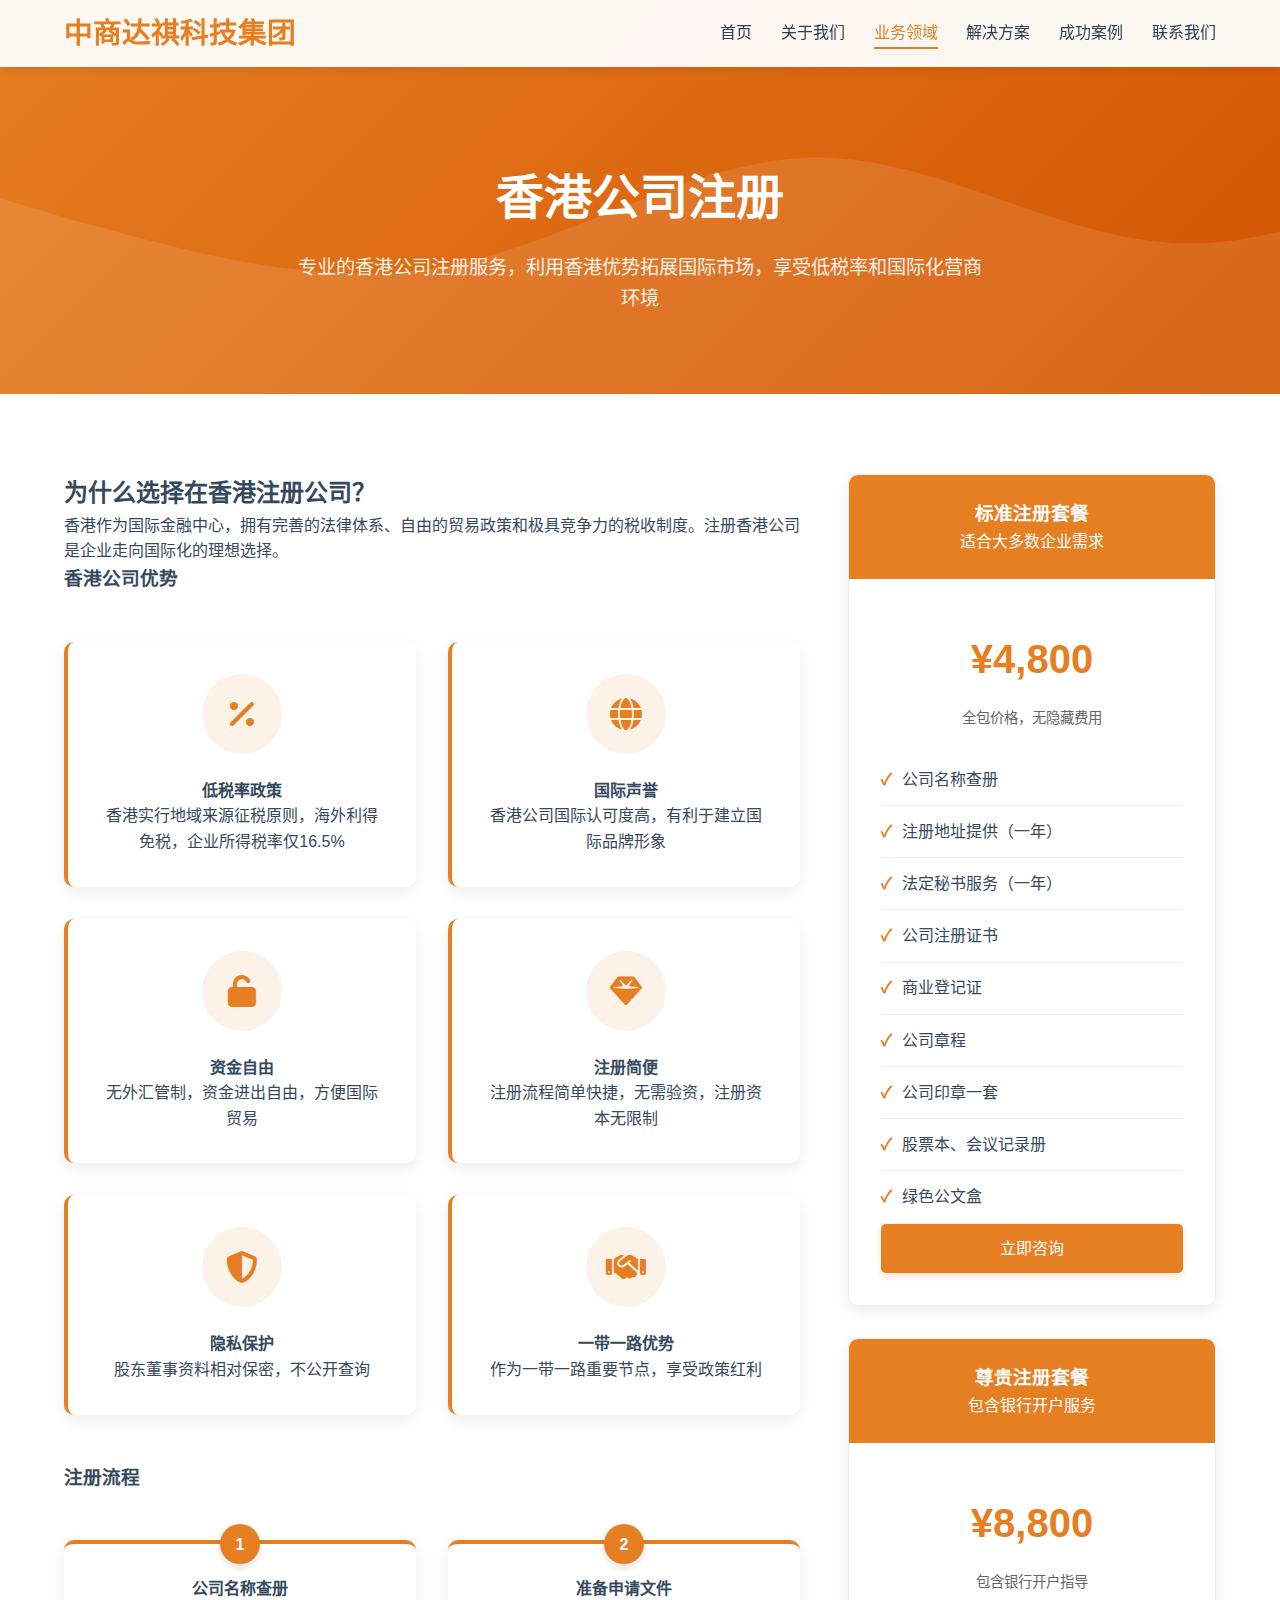
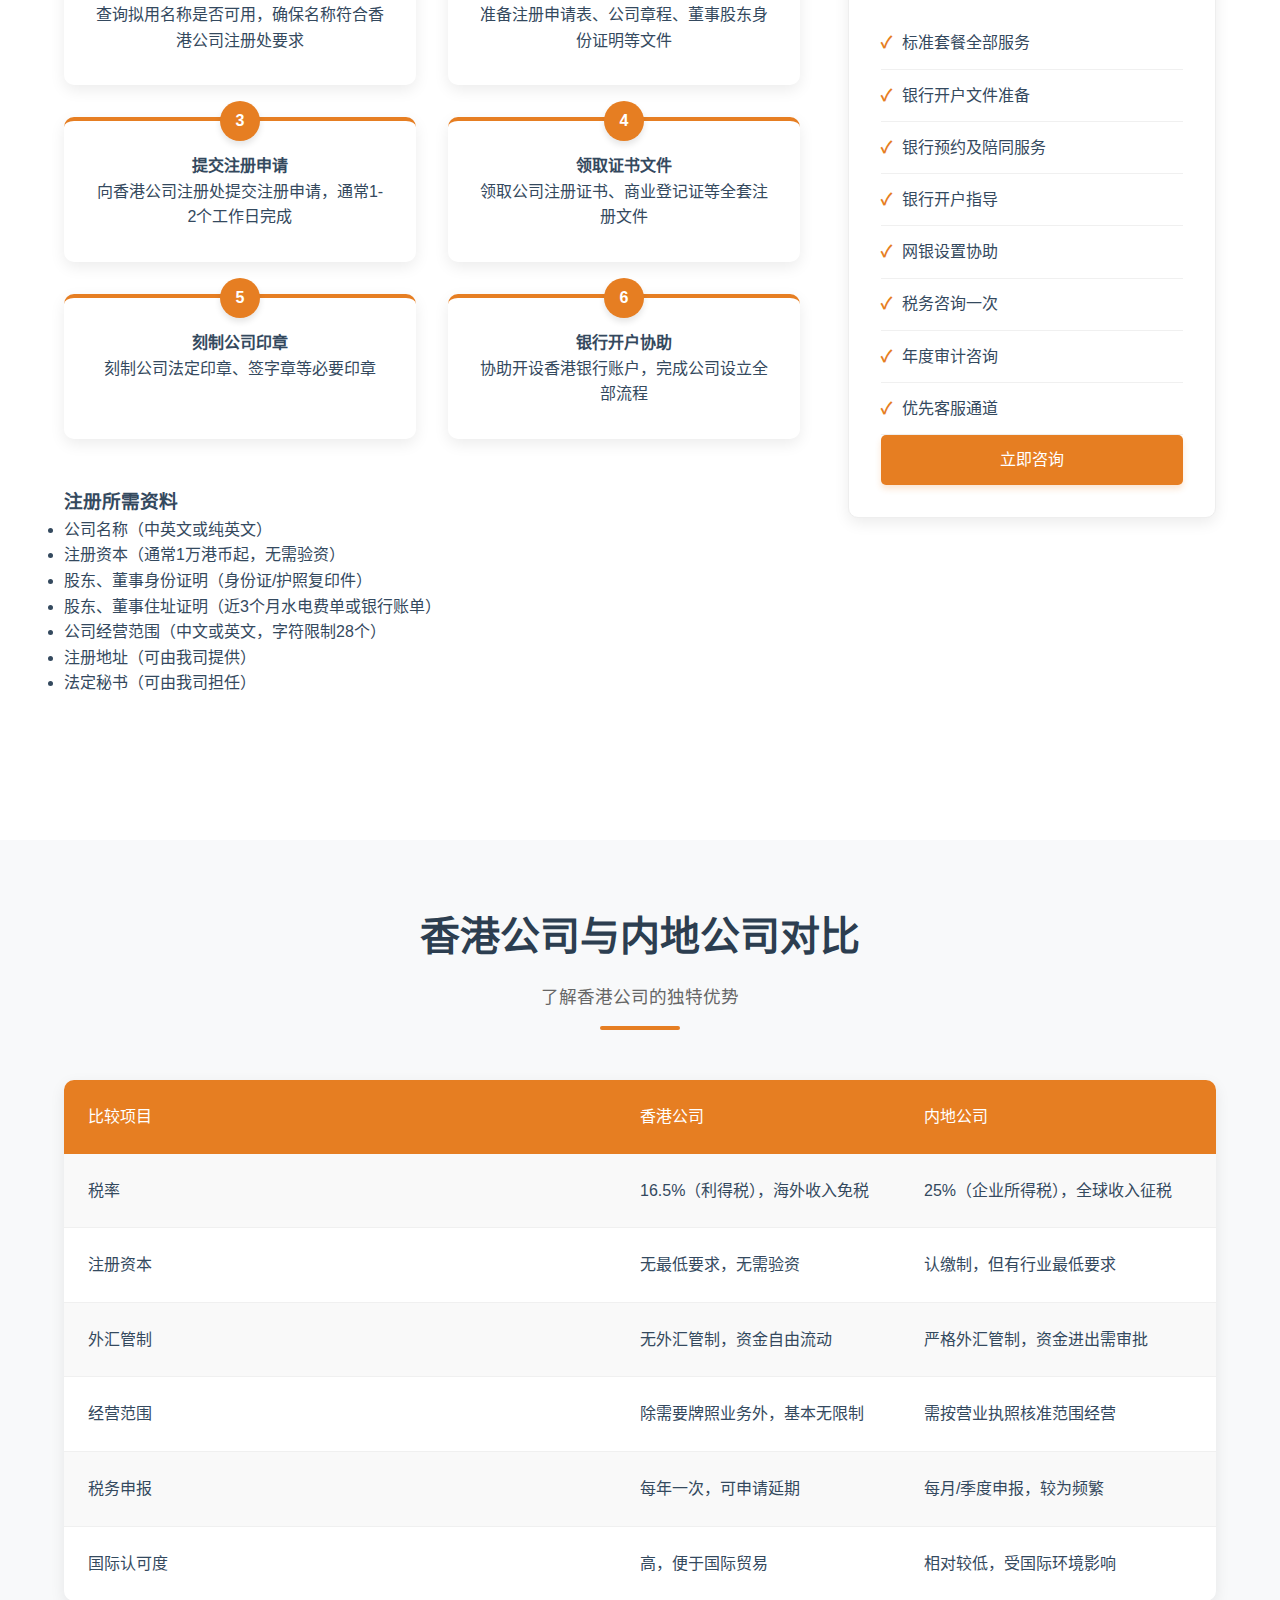
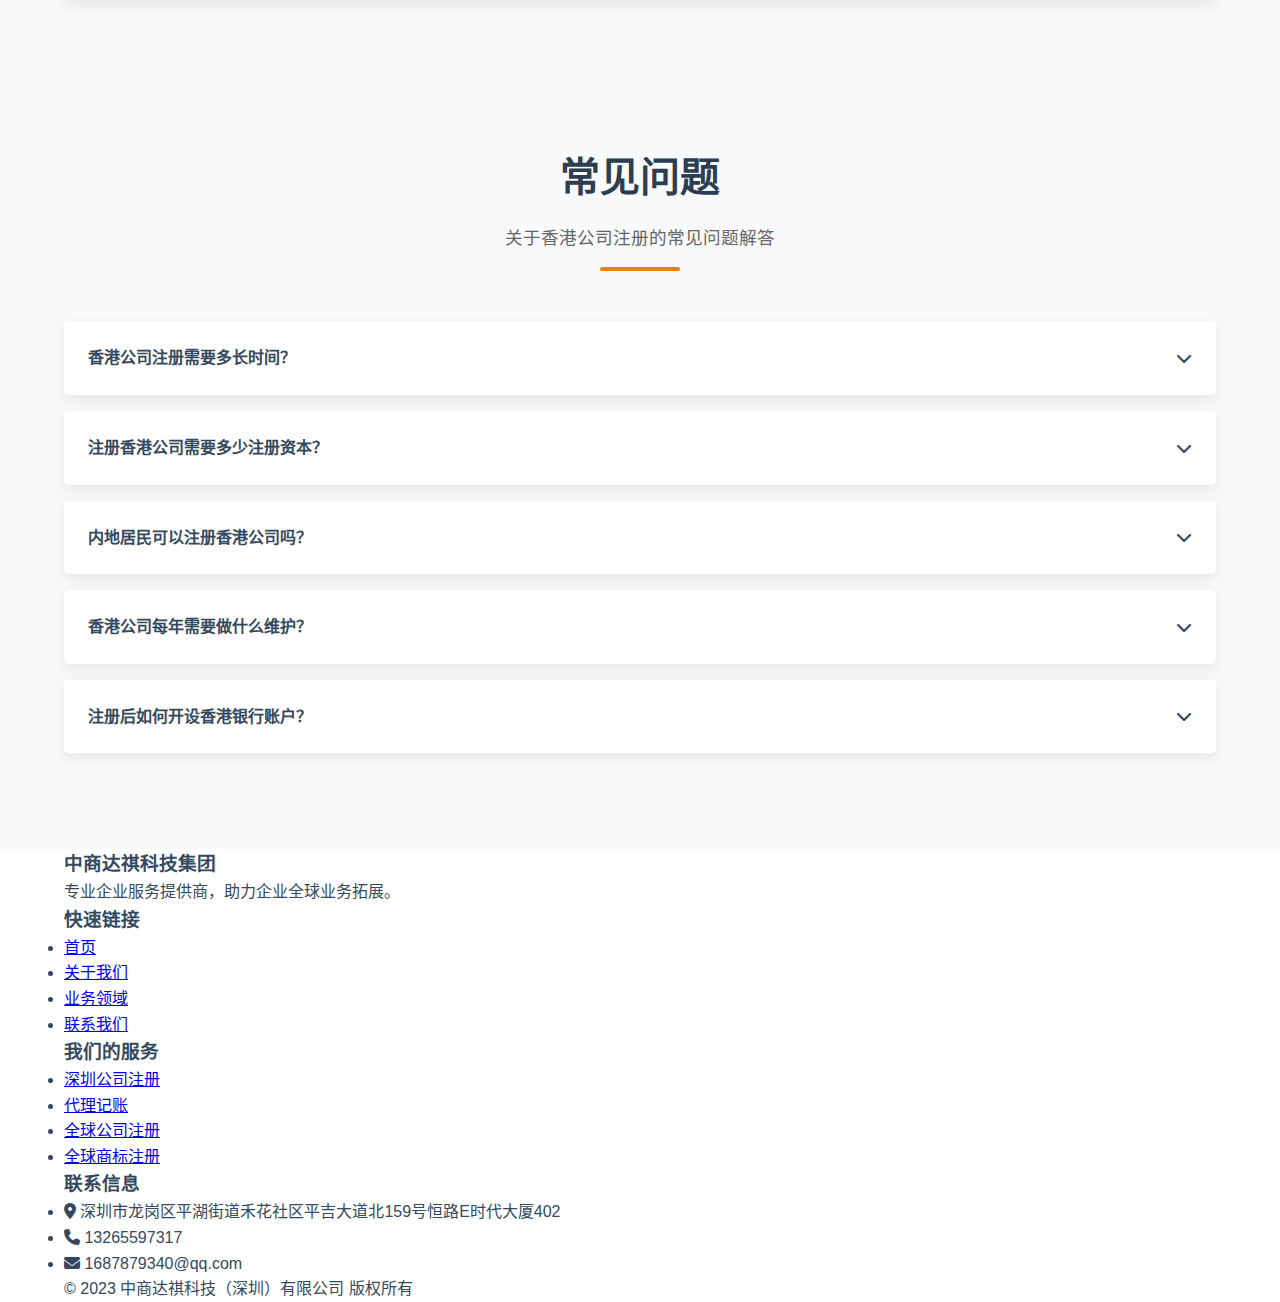
<file: hongkong-registration.html>
<!DOCTYPE html>
<html lang="zh-CN">
<head>
    <meta charset="UTF-8">
    <meta name="viewport" content="width=device-width, initial-scale=1.0">
    <title>香港公司注册 - 中商达祺科技集团</title>
    <link rel="stylesheet" href="https://cdnjs.cloudflare.com/ajax/libs/font-awesome/6.4.0/css/all.min.css">
    <style>
        /* 基础样式 - 橙色主题 */
        :root {
            --primary-color: #E67E22;
            --primary-dark: #D35400;
            --primary-light: #F39C12;
            --secondary-color: #2C3E50;
            --accent-color: #E74C3C;
            --light-color: #f8f9fa;
            --dark-color: #2C3E50;
            --text-color: #34495E;
            --shadow: 0 5px 15px rgba(0, 0, 0, 0.08);
            --gradient: linear-gradient(135deg, var(--primary-color) 0%, var(--primary-dark) 100%);
        }
        
        * {
            margin: 0;
            padding: 0;
            box-sizing: border-box;
        }
        
        body {
            font-family: 'Segoe UI', 'Microsoft YaHei', Arial, sans-serif;
            line-height: 1.6;
            color: var(--text-color);
            background-color: #fff;
        }
        
        .container {
            width: 90%;
            max-width: 1200px;
            margin: 0 auto;
        }
        
        section {
            padding: 80px 0;
        }
        
        .section-title {
            text-align: center;
            margin-bottom: 50px;
            position: relative;
        }
        
        .section-title h2 {
            font-size: 2.5rem;
            color: var(--dark-color);
            margin-bottom: 15px;
            font-weight: 600;
        }
        
        .section-title p {
            font-size: 1.1rem;
            color: #666;
            max-width: 700px;
            margin: 0 auto;
        }
        
        .section-title::after {
            content: '';
            display: block;
            width: 80px;
            height: 4px;
            background: var(--primary-color);
            margin: 15px auto;
            border-radius: 2px;
        }
        
        .btn {
            display: inline-block;
            padding: 12px 30px;
            background: var(--primary-color);
            color: white;
            border: none;
            border-radius: 5px;
            font-size: 1rem;
            font-weight: 500;
            cursor: pointer;
            transition: all 0.3s ease;
            text-decoration: none;
            box-shadow: 0 4px 6px rgba(230, 126, 34, 0.2);
        }
        
        .btn:hover {
            background: var(--primary-dark);
            transform: translateY(-3px);
            box-shadow: 0 6px 12px rgba(230, 126, 34, 0.3);
        }
        
        .btn-secondary {
            background: transparent;
            border: 2px solid var(--primary-color);
            color: var(--primary-color);
        }
        
        .btn-secondary:hover {
            background: var(--primary-color);
            color: white;
        }
        
        /* 页面特定样式 */
        .page-hero {
            background: var(--gradient);
            color: white;
            padding: 160px 0 80px;
            text-align: center;
            position: relative;
            overflow: hidden;
        }
        
        .page-hero::before {
            content: '';
            position: absolute;
            top: 0;
            left: 0;
            width: 100%;
            height: 100%;
            background: url('data:image/svg+xml;utf8,<svg xmlns="http://www.w3.org/2000/svg" viewBox="0 0 1440 320"><path fill="%23ffffff" fill-opacity="0.1" d="M0,96L48,112C96,128,192,160,288,186.7C384,213,480,235,576,213.3C672,192,768,128,864,128C960,128,1056,192,1152,197.3C1248,203,1344,149,1392,122.7L1440,96L1440,320L1392,320C1344,320,1248,320,1152,320C1056,320,960,320,864,320C768,320,672,320,576,320C480,320,384,320,288,320C192,320,96,320,48,320L0,320Z"></path></svg>');
            background-size: cover;
            background-position: center;
        }
        
        .page-hero h1 {
            font-size: 3rem;
            margin-bottom: 1rem;
            position: relative;
            z-index: 1;
        }
        
        .page-hero p {
            font-size: 1.2rem;
            max-width: 700px;
            margin: 0 auto;
            opacity: 0.9;
            position: relative;
            z-index: 1;
        }
        
        .service-detail {
            padding: 80px 0;
        }
        
        .detail-content {
            display: flex;
            gap: 3rem;
            margin-bottom: 4rem;
        }
        
        .detail-text {
            flex: 2;
        }
        
        .detail-sidebar {
            flex: 1;
        }
        
        .process-steps {
            display: grid;
            grid-template-columns: repeat(auto-fit, minmax(250px, 1fr));
            gap: 2rem;
            margin: 3rem 0;
        }
        
        .process-step {
            background: white;
            padding: 2rem;
            border-radius: 10px;
            text-align: center;
            position: relative;
            transition: transform 0.3s;
            box-shadow: var(--shadow);
            border-top: 4px solid var(--primary-color);
        }
        
        .process-step:hover {
            transform: translateY(-5px);
            box-shadow: 0 10px 20px rgba(0, 0, 0, 0.1);
        }
        
        .step-number {
            position: absolute;
            top: -20px;
            left: 50%;
            transform: translateX(-50%);
            width: 40px;
            height: 40px;
            background: var(--primary-color);
            color: white;
            border-radius: 50%;
            display: flex;
            align-items: center;
            justify-content: center;
            font-weight: bold;
            box-shadow: 0 4px 6px rgba(0, 0, 0, 0.1);
        }
        
        .pricing-table {
            background: white;
            border-radius: 10px;
            box-shadow: var(--shadow);
            overflow: hidden;
            margin-bottom: 2rem;
            border: 1px solid #eee;
            transition: transform 0.3s;
        }
        
        .pricing-table:hover {
            transform: translateY(-5px);
        }
        
        .pricing-header {
            background: var(--primary-color);
            color: white;
            padding: 1.5rem;
            text-align: center;
        }
        
        .pricing-body {
            padding: 2rem;
        }
        
        .price {
            font-size: 2.5rem;
            font-weight: bold;
            color: var(--primary-color);
            text-align: center;
            margin: 1rem 0;
        }
        
        .price-note {
            text-align: center;
            color: #666;
            font-size: 0.9rem;
            margin-bottom: 1.5rem;
        }
        
        .features-list {
            list-style: none;
        }
        
        .features-list li {
            padding: 0.8rem 0;
            border-bottom: 1px solid #f0f0f0;
            display: flex;
            align-items: center;
        }
        
        .features-list li:before {
            content: '✓';
            color: var(--primary-color);
            font-weight: bold;
            margin-right: 10px;
        }
        
        .advantages-grid {
            display: grid;
            grid-template-columns: repeat(auto-fit, minmax(300px, 1fr));
            gap: 2rem;
            margin: 3rem 0;
        }
        
        .advantage-card {
            background: white;
            padding: 2rem;
            border-radius: 10px;
            box-shadow: var(--shadow);
            text-align: center;
            transition: transform 0.3s;
            border-left: 4px solid var(--primary-color);
        }
        
        .advantage-card:hover {
            transform: translateY(-5px);
            box-shadow: 0 10px 20px rgba(0, 0, 0, 0.1);
        }
        
        .advantage-icon {
            width: 80px;
            height: 80px;
            background: rgba(230, 126, 34, 0.1);
            border-radius: 50%;
            display: flex;
            align-items: center;
            justify-content: center;
            margin: 0 auto 1.5rem;
            font-size: 2rem;
            color: var(--primary-color);
        }
        
        .comparison-section {
            background: var(--light-color);
            padding: 4rem 0;
        }
        
        .comparison-table {
            background: white;
            border-radius: 10px;
            overflow: hidden;
            box-shadow: var(--shadow);
        }
        
        .comparison-header {
            background: var(--primary-color);
            color: white;
            padding: 1.5rem;
            display: grid;
            grid-template-columns: 2fr 1fr 1fr;
            gap: 1rem;
        }
        
        .comparison-row {
            display: grid;
            grid-template-columns: 2fr 1fr 1fr;
            gap: 1rem;
            padding: 1.5rem;
            border-bottom: 1px solid #f0f0f0;
        }
        
        .comparison-row:nth-child(even) {
            background: #f9f9f9;
        }
        
        .faq-section {
            background: var(--light-color);
        }
        
        .faq-item {
            background: white;
            margin-bottom: 1rem;
            border-radius: 5px;
            overflow: hidden;
            box-shadow: var(--shadow);
            transition: all 0.3s;
        }
        
        .faq-item:hover {
            box-shadow: 0 8px 15px rgba(0, 0, 0, 0.1);
        }
        
        .faq-question {
            padding: 1.5rem;
            font-weight: 600;
            cursor: pointer;
            display: flex;
            justify-content: space-between;
            align-items: center;
            background: white;
            transition: background 0.3s;
        }
        
        .faq-question:hover {
            background: #f8f9fa;
        }
        
        .faq-answer {
            padding: 0 1.5rem 1.5rem;
            display: none;
        }
        
        .faq-item.active .faq-answer {
            display: block;
        }
        
        /* 导航栏样式 */
        header {
            background: rgba(255, 255, 255, 0.95);
            box-shadow: 0 2px 10px rgba(0, 0, 0, 0.1);
            position: fixed;
            width: 100%;
            top: 0;
            z-index: 1000;
            transition: all 0.3s ease;
        }
        
        .header-container {
            display: flex;
            justify-content: space-between;
            align-items: center;
            padding: 1rem 0;
        }
        
        .logo {
            display: flex;
            align-items: center;
        }
        
        .logo-text {
            display: flex;
            flex-direction: column;
        }
        
        .logo-text .brand {
            font-size: 1.8rem;
            font-weight: 700;
            color: var(--primary-color);
            line-height: 1.2;
        }
        
        .logo-text .company {
            font-size: 0.85rem;
            color: #666;
        }
        
        nav ul {
            display: flex;
            list-style: none;
        }
        
        nav li {
            position: relative;
            margin-left: 1.8rem;
        }
        
        nav a {
            text-decoration: none;
            color: var(--dark-color);
            font-weight: 500;
            transition: color 0.3s;
            padding: 0.5rem 0;
            position: relative;
        }
        
        nav a::after {
            content: '';
            position: absolute;
            width: 0;
            height: 2px;
            bottom: 0;
            left: 0;
            background-color: var(--primary-color);
            transition: width 0.3s ease;
        }
        
        nav a:hover::after, nav a.active::after {
            width: 100%;
        }
        
        nav a:hover, nav a.active {
            color: var(--primary-color);
        }
        
        .dropdown-menu {
            position: absolute;
            top: 100%;
            left: 0;
            background: white;
            box-shadow: var(--shadow);
            border-radius: 5px;
            min-width: 200px;
            opacity: 0;
            visibility: hidden;
            transform: translateY(10px);
            transition: all 0.3s ease;
            z-index: 100;
        }
        
        .dropdown:hover .dropdown-menu {
            opacity: 1;
            visibility: visible;
            transform: translateY(0);
        }
        
        .dropdown-menu li {
            margin: 0;
            width: 100%;
        }
        
        .dropdown-menu a {
            display: block;
            padding: 0.8rem 1.5rem;
            border-bottom: 1px solid #f0f0f0;
        }
        
        .dropdown-menu a:hover {
            background: #f8f9fa;
        }
        
        .mobile-menu-toggle {
            display: none;
            flex-direction: column;
            cursor: pointer;
        }
        
        .mobile-menu-toggle span {
            width: 25px;
            height: 3px;
            background: var(--dark-color);
            margin: 3px 0;
            transition: 0.3s;
        }
        
        /* 响应式设计 */
        @media (max-width: 992px) {
            .detail-content {
                flex-direction: column;
            }
            
            .comparison-header, .comparison-row {
                grid-template-columns: 1fr;
                text-align: center;
            }
        }
        
        @media (max-width: 768px) {
            nav {
                display: none;
            }
            
            .mobile-menu-toggle {
                display: flex;
            }
            
            nav.active {
                display: block;
                position: absolute;
                top: 100%;
                left: 0;
                width: 100%;
                background: white;
                box-shadow: 0 5px 10px rgba(0, 0, 0, 0.1);
            }
            
            nav.active ul {
                flex-direction: column;
            }
            
            nav.active li {
                margin: 0;
                width: 100%;
            }
            
            nav.active a {
                display: block;
                padding: 1rem 2rem;
                border-bottom: 1px solid #f0f0f0;
            }
            
            .dropdown-menu {
                position: static;
                box-shadow: none;
                border-radius: 0;
                opacity: 1;
                visibility: visible;
                transform: none;
            }
            
            .page-hero h1 {
                font-size: 2.2rem;
            }
        }
    </style>
</head>
<body>
    <!-- 导航栏 -->
    <header>
        <div class="container header-container">
            <div class="logo">
                <div class="logo-text">
                    <div class="brand">中商达祺科技集团</div>
                </div>
            </div>
            <nav>
                <ul>
                    <li><a href="index.html">首页</a></li>
                    <li><a href="about.html">关于我们</a></li>
                    <li class="dropdown">
                        <a href="services.html" class="active">业务领域</a>
                        <ul class="dropdown-menu">
                            <li><a href="shenzhen-registration.html">深圳公司注册</a></li>
                            <li><a href="accounting.html">代理记账</a></li>
                            <li><a href="global-registration.html">全球公司注册</a></li>
                            <li><a href="trademark.html">全球商标注册</a></li>
                            <li><a href="intellectual-property.html">全球知产布局</a></li>
                            <li><a href="hongkong-registration.html" class="active">香港公司注册</a></li>
                        </ul>
                    </li>
                    <li><a href="solutions.html">解决方案</a></li>
                    <li><a href="cases.html">成功案例</a></li>
                    <li><a href="contact.html">联系我们</a></li>
                </ul>
            </nav>
            <div class="mobile-menu-toggle">
                <span></span>
                <span></span>
                <span></span>
            </div>
        </div>
    </header>

    <!-- 页面英雄区域 -->
    <section class="page-hero">
        <div class="container">
            <h1>香港公司注册</h1>
            <p>专业的香港公司注册服务，利用香港优势拓展国际市场，享受低税率和国际化营商环境</p>
        </div>
    </section>

    <!-- 服务详情 -->
    <section class="service-detail">
        <div class="container">
            <div class="detail-content">
                <div class="detail-text">
                    <h2>为什么选择在香港注册公司？</h2>
                    <p>香港作为国际金融中心，拥有完善的法律体系、自由的贸易政策和极具竞争力的税收制度。注册香港公司是企业走向国际化的理想选择。</p>
                    
                    <h3>香港公司优势</h3>
                    <div class="advantages-grid">
                        <div class="advantage-card">
                            <div class="advantage-icon">
                                <i class="fas fa-percentage"></i>
                            </div>
                            <h4>低税率政策</h4>
                            <p>香港实行地域来源征税原则，海外利得免税，企业所得税率仅16.5%</p>
                        </div>
                        <div class="advantage-card">
                            <div class="advantage-icon">
                                <i class="fas fa-globe"></i>
                            </div>
                            <h4>国际声誉</h4>
                            <p>香港公司国际认可度高，有利于建立国际品牌形象</p>
                        </div>
                        <div class="advantage-card">
                            <div class="advantage-icon">
                                <i class="fas fa-unlock"></i>
                            </div>
                            <h4>资金自由</h4>
                            <p>无外汇管制，资金进出自由，方便国际贸易</p>
                        </div>
                        <div class="advantage-card">
                            <div class="advantage-icon">
                                <i class="fas fa-gem"></i>
                            </div>
                            <h4>注册简便</h4>
                            <p>注册流程简单快捷，无需验资，注册资本无限制</p>
                        </div>
                        <div class="advantage-card">
                            <div class="advantage-icon">
                                <i class="fas fa-shield-alt"></i>
                            </div>
                            <h4>隐私保护</h4>
                            <p>股东董事资料相对保密，不公开查询</p>
                        </div>
                        <div class="advantage-card">
                            <div class="advantage-icon">
                                <i class="fas fa-handshake"></i>
                            </div>
                            <h4>一带一路优势</h4>
                            <p>作为一带一路重要节点，享受政策红利</p>
                        </div>
                    </div>
                    
                    <h3>注册流程</h3>
                    <div class="process-steps">
                        <div class="process-step">
                            <div class="step-number">1</div>
                            <h4>公司名称查册</h4>
                            <p>查询拟用名称是否可用，确保名称符合香港公司注册处要求</p>
                        </div>
                        <div class="process-step">
                            <div class="step-number">2</div>
                            <h4>准备申请文件</h4>
                            <p>准备注册申请表、公司章程、董事股东身份证明等文件</p>
                        </div>
                        <div class="process-step">
                            <div class="step-number">3</div>
                            <h4>提交注册申请</h4>
                            <p>向香港公司注册处提交注册申请，通常1-2个工作日完成</p>
                        </div>
                        <div class="process-step">
                            <div class="step-number">4</div>
                            <h4>领取证书文件</h4>
                            <p>领取公司注册证书、商业登记证等全套注册文件</p>
                        </div>
                        <div class="process-step">
                            <div class="step-number">5</div>
                            <h4>刻制公司印章</h4>
                            <p>刻制公司法定印章、签字章等必要印章</p>
                        </div>
                        <div class="process-step">
                            <div class="step-number">6</div>
                            <h4>银行开户协助</h4>
                            <p>协助开设香港银行账户，完成公司设立全部流程</p>
                        </div>
                    </div>
                    
                    <h3>注册所需资料</h3>
                    <ul>
                        <li>公司名称（中英文或纯英文）</li>
                        <li>注册资本（通常1万港币起，无需验资）</li>
                        <li>股东、董事身份证明（身份证/护照复印件）</li>
                        <li>股东、董事住址证明（近3个月水电费单或银行账单）</li>
                        <li>公司经营范围（中文或英文，字符限制28个）</li>
                        <li>注册地址（可由我司提供）</li>
                        <li>法定秘书（可由我司担任）</li>
                    </ul>
                </div>
                
                <div class="detail-sidebar">
                    <div class="pricing-table">
                        <div class="pricing-header">
                            <h3>标准注册套餐</h3>
                            <p>适合大多数企业需求</p>
                        </div>
                        <div class="pricing-body">
                            <div class="price">¥4,800</div>
                            <div class="price-note">全包价格，无隐藏费用</div>
                            <ul class="features-list">
                                <li>公司名称查册</li>
                                <li>注册地址提供（一年）</li>
                                <li>法定秘书服务（一年）</li>
                                <li>公司注册证书</li>
                                <li>商业登记证</li>
                                <li>公司章程</li>
                                <li>公司印章一套</li>
                                <li>股票本、会议记录册</li>
                                <li>绿色公文盒</li>
                            </ul>
                            <a href="contact.html" class="btn" style="width: 100%; text-align: center; display: block;">立即咨询</a>
                        </div>
                    </div>
                    
                    <div class="pricing-table">
                        <div class="pricing-header">
                            <h3>尊贵注册套餐</h3>
                            <p>包含银行开户服务</p>
                        </div>
                        <div class="pricing-body">
                            <div class="price">¥8,800</div>
                            <div class="price-note">包含银行开户指导</div>
                            <ul class="features-list">
                                <li>标准套餐全部服务</li>
                                <li>银行开户文件准备</li>
                                <li>银行预约及陪同服务</li>
                                <li>银行开户指导</li>
                                <li>网银设置协助</li>
                                <li>税务咨询一次</li>
                                <li>年度审计咨询</li>
                                <li>优先客服通道</li>
                            </ul>
                            <a href="contact.html" class="btn" style="width: 100%; text-align: center; display: block;">立即咨询</a>
                        </div>
                    </div>
                </div>
            </div>
        </div>
    </section>

    <!-- 香港与内地公司对比 -->
    <section class="comparison-section">
        <div class="container">
            <div class="section-title">
                <h2>香港公司与内地公司对比</h2>
                <p>了解香港公司的独特优势</p>
            </div>
            <div class="comparison-table">
                <div class="comparison-header">
                    <div>比较项目</div>
                    <div>香港公司</div>
                    <div>内地公司</div>
                </div>
                <div class="comparison-row">
                    <div>税率</div>
                    <div>16.5%（利得税），海外收入免税</div>
                    <div>25%（企业所得税），全球收入征税</div>
                </div>
                <div class="comparison-row">
                    <div>注册资本</div>
                    <div>无最低要求，无需验资</div>
                    <div>认缴制，但有行业最低要求</div>
                </div>
                <div class="comparison-row">
                    <div>外汇管制</div>
                    <div>无外汇管制，资金自由流动</div>
                    <div>严格外汇管制，资金进出需审批</div>
                </div>
                <div class="comparison-row">
                    <div>经营范围</div>
                    <div>除需要牌照业务外，基本无限制</div>
                    <div>需按营业执照核准范围经营</div>
                </div>
                <div class="comparison-row">
                    <div>税务申报</div>
                    <div>每年一次，可申请延期</div>
                    <div>每月/季度申报，较为频繁</div>
                </div>
                <div class="comparison-row">
                    <div>国际认可度</div>
                    <div>高，便于国际贸易</div>
                    <div>相对较低，受国际环境影响</div>
                </div>
            </div>
        </div>
    </section>

    <!-- 常见问题 -->
    <section class="faq-section">
        <div class="container">
            <div class="section-title">
                <h2>常见问题</h2>
                <p>关于香港公司注册的常见问题解答</p>
            </div>
            
            <div class="faq-list">
                <div class="faq-item">
                    <div class="faq-question">
                        <span>香港公司注册需要多长时间？</span>
                        <i class="fas fa-chevron-down"></i>
                    </div>
                    <div class="faq-answer">
                        <p>香港公司注册通常需要7-10个工作日。具体时间取决于公司名称是否需要特别审批以及文件准备的完整性。加急服务可在1-2个工作日内完成注册。</p>
                    </div>
                </div>
                
                <div class="faq-item">
                    <div class="faq-question">
                        <span>注册香港公司需要多少注册资本？</span>
                        <i class="fas fa-chevron-down"></i>
                    </div>
                    <div class="faq-answer">
                        <p>香港公司注册资本通常为1万港币，无需验资。注册资本代表股东承担的责任上限，可根据实际需要设定，但要注意注册资本过高可能增加印花税成本。</p>
                    </div>
                </div>
                
                <div class="faq-item">
                    <div class="faq-question">
                        <span>内地居民可以注册香港公司吗？</span>
                        <i class="fas fa-chevron-down"></i>
                    </div>
                    <div class="faq-answer">
                        <p>可以。香港允许任何国家或地区的居民或法人在香港注册公司。内地居民只需提供有效身份证明和住址证明即可注册香港公司。</p>
                    </div>
                </div>
                
                <div class="faq-item">
                    <div class="faq-question">
                        <span>香港公司每年需要做什么维护？</span>
                        <i class="fas fa-chevron-down"></i>
                    </div>
                    <div class="faq-answer">
                        <p>香港公司每年需要：1) 更新商业登记证；2) 提交周年申报表；3) 进行账务审计（如达到审计标准）；4) 报税。我司可提供全套年度维护服务。</p>
                    </div>
                </div>
                
                <div class="faq-item">
                    <div class="faq-question">
                        <span>注册后如何开设香港银行账户？</span>
                        <i class="fas fa-chevron-down"></i>
                    </div>
                    <div class="faq-answer">
                        <p>开设香港银行账户需要：1) 全套公司注册文件；2) 董事股东身份证明；3) 业务证明（如合同、发票等）；4) 银行要求的其他资料。我司可提供银行开户指导和预约服务。</p>
                    </div>
                </div>
            </div>
        </div>
    </section>

    <!-- 页脚 -->
    <footer>
        <div class="container">
            <div class="footer-content">
                <div class="footer-column">
                    <h3>中商达祺科技集团</h3>
                    <p>专业企业服务提供商，助力企业全球业务拓展。</p>
                </div>
                <div class="footer-column">
                    <h3>快速链接</h3>
                    <ul>
                        <li><a href="index.html">首页</a></li>
                        <li><a href="about.html">关于我们</a></li>
                        <li><a href="services.html">业务领域</a></li>
                        <li><a href="contact.html">联系我们</a></li>
                    </ul>
                </div>
                <div class="footer-column">
                    <h3>我们的服务</h3>
                    <ul>
                        <li><a href="shenzhen-registration.html">深圳公司注册</a></li>
                        <li><a href="accounting.html">代理记账</a></li>
                        <li><a href="global-registration.html">全球公司注册</a></li>
                        <li><a href="trademark.html">全球商标注册</a></li>
                    </ul>
                </div>
                <div class="footer-column">
                    <h3>联系信息</h3>
                    <ul>
                        <li><i class="fas fa-map-marker-alt"></i> 深圳市龙岗区平湖街道禾花社区平吉大道北159号恒路E时代大厦402</li>
                        <li><i class="fas fa-phone"></i> 13265597317</li>
                        <li><i class="fas fa-envelope"></i> 1687879340@qq.com</li>
                    </ul>
                </div>
            </div>
            <div class="footer-bottom">
                <p>&copy; 2023 中商达祺科技（深圳）有限公司 版权所有</p>
            </div>
        </div>
    </footer>

    <script>
        // 导航栏滚动效果
        window.addEventListener('scroll', function() {
            const header = document.querySelector('header');
            if (window.scrollY > 100) {
                header.style.background = 'rgba(255, 255, 255, 0.98)';
                header.style.boxShadow = '0 2px 20px rgba(0, 0, 0, 0.1)';
            } else {
                header.style.background = 'rgba(255, 255, 255, 0.95)';
                header.style.boxShadow = '0 2px 10px rgba(0, 0, 0, 0.1)';
            }
        });

        // 移动端菜单切换
        document.querySelector('.mobile-menu-toggle').addEventListener('click', function() {
            const nav = document.querySelector('nav');
            nav.classList.toggle('active');
            
            // 切换菜单图标动画
            const spans = this.querySelectorAll('span');
            if (nav.classList.contains('active')) {
                spans[0].style.transform = 'rotate(45deg) translate(5px, 5px)';
                spans[1].style.opacity = '0';
                spans[2].style.transform = 'rotate(-45deg) translate(7px, -6px)';
            } else {
                spans[0].style.transform = 'none';
                spans[1].style.opacity = '1';
                spans[2].style.transform = 'none';
            }
        });

        // FAQ切换
        document.querySelectorAll('.faq-question').forEach(question => {
            question.addEventListener('click', () => {
                const item = question.parentElement;
                item.classList.toggle('active');
            });
        });
    </script>
</body>

</html>
</file>
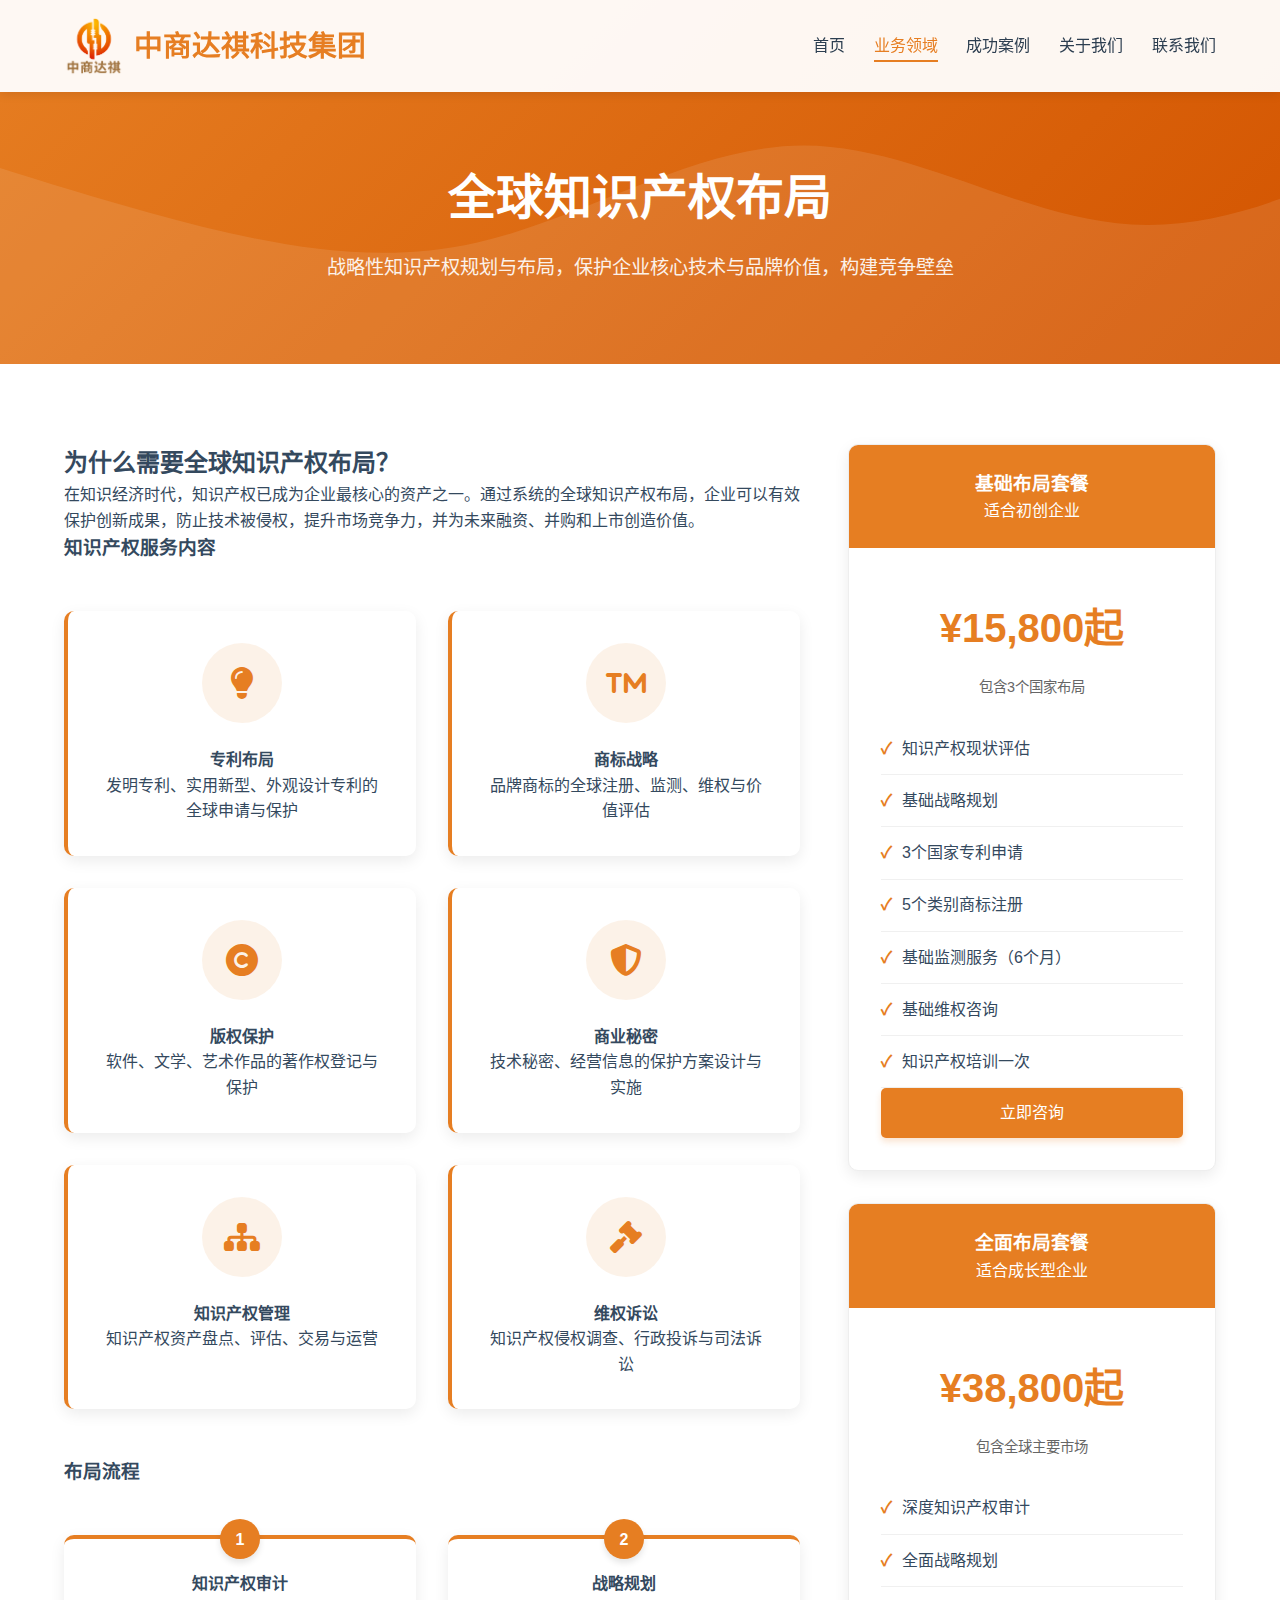
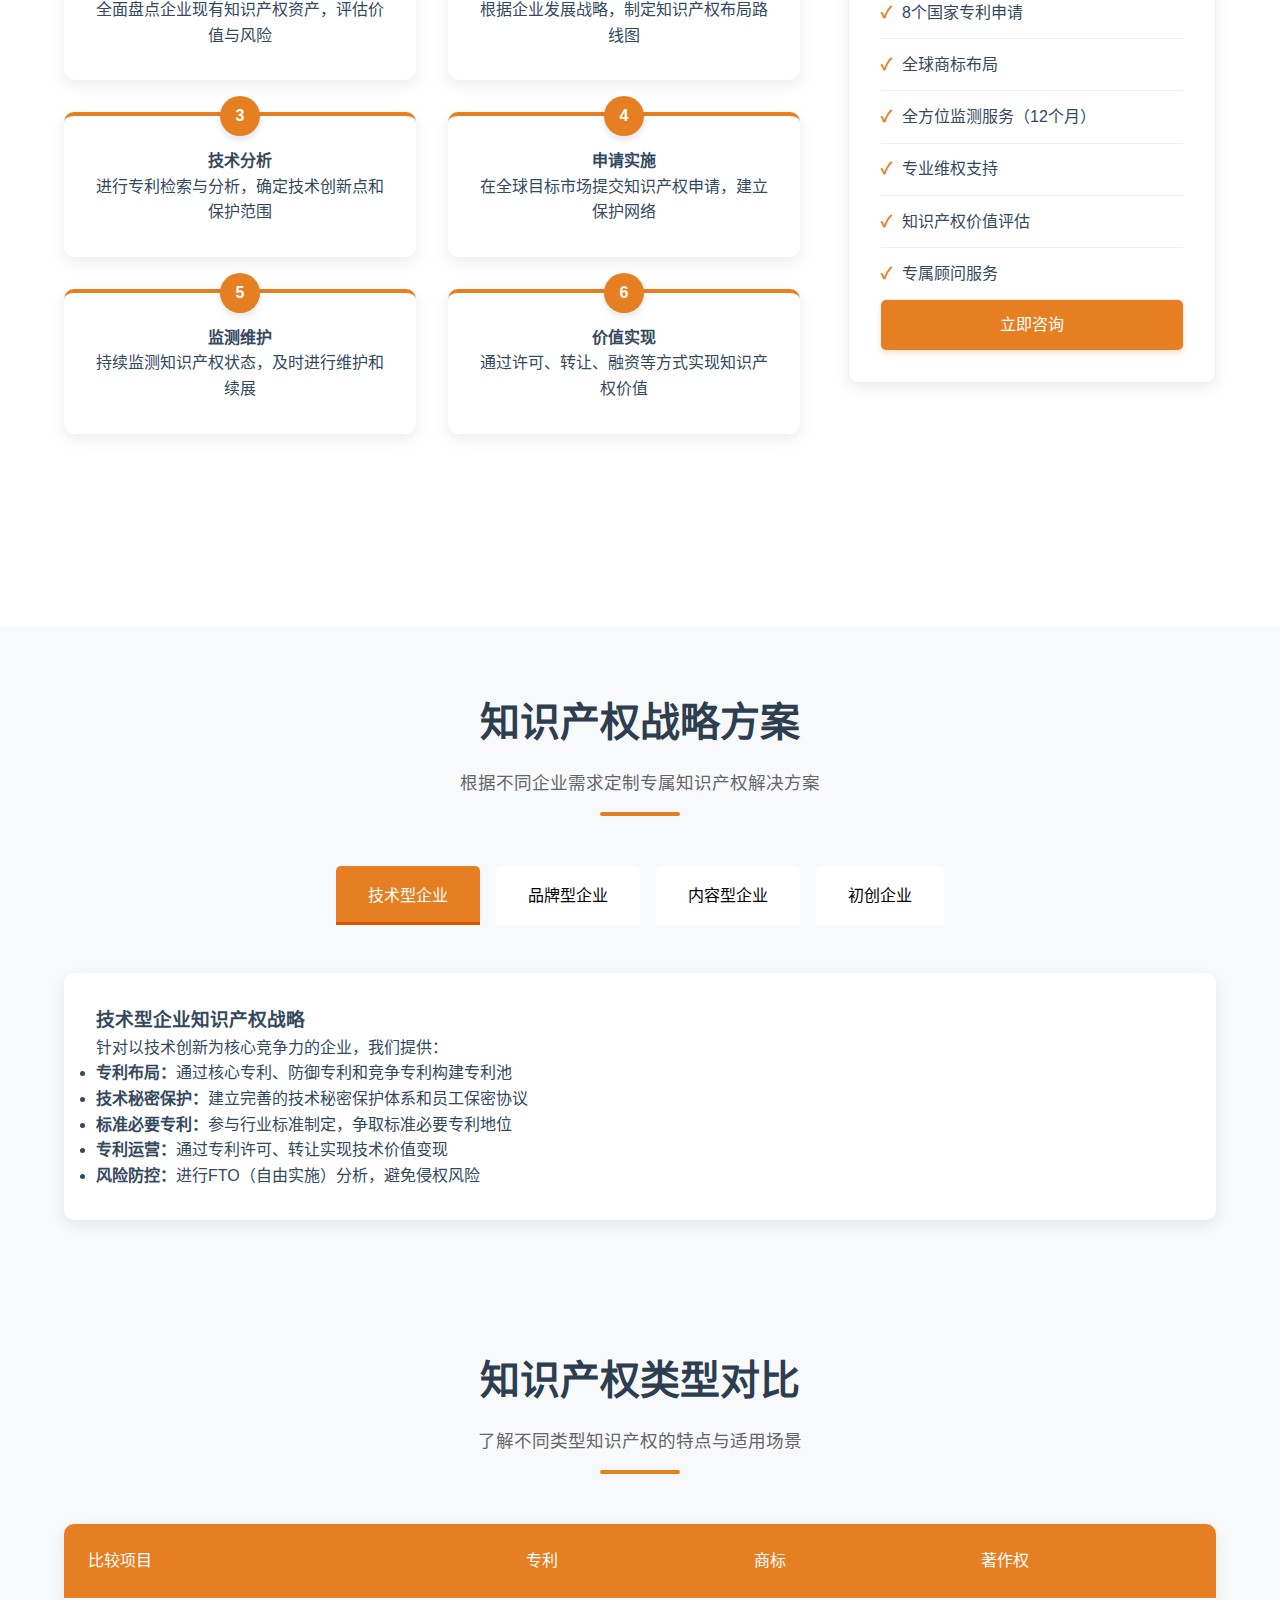
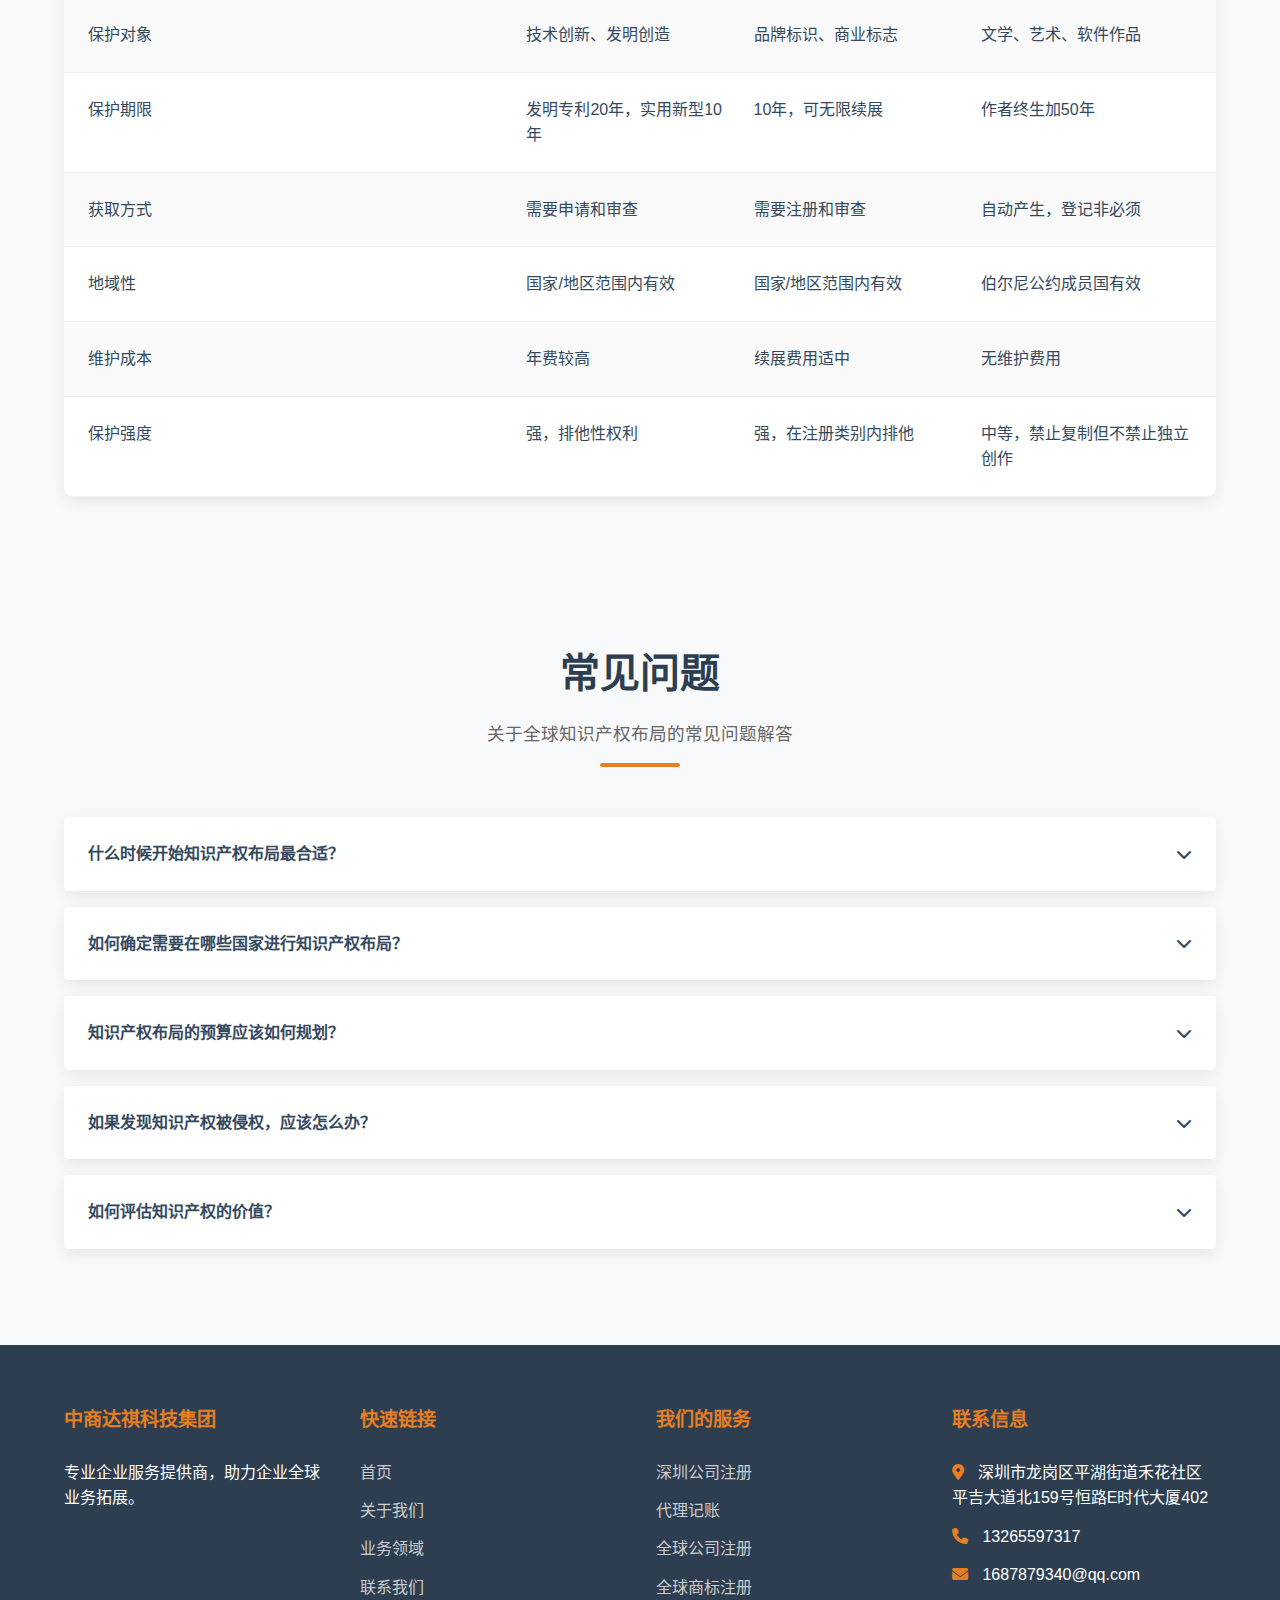
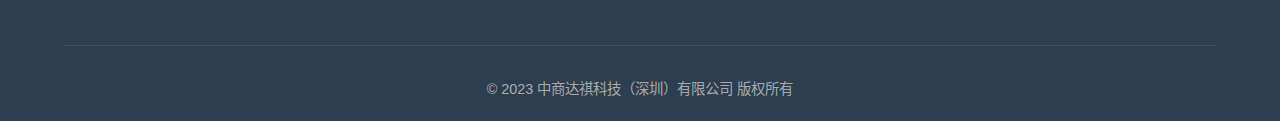
<file: intellectual-property.html>
<!DOCTYPE html>
<html lang="zh-CN">
<head>
    <meta charset="UTF-8">
    <meta name="viewport" content="width=device-width, initial-scale=1.0">
    <title>全球知识产权布局 - 中商达祺科技集团</title>
    <link rel="stylesheet" href="https://cdnjs.cloudflare.com/ajax/libs/font-awesome/6.4.0/css/all.min.css">
    <style>
        /* 基础样式 - 橙色主题 */
        :root {
            --primary-color: #E67E22;
            --primary-dark: #D35400;
            --primary-light: #F39C12;
            --secondary-color: #2C3E50;
            --accent-color: #E74C3C;
            --light-color: #f8f9fa;
            --dark-color: #2C3E50;
            --text-color: #34495E;
            --shadow: 0 5px 15px rgba(0, 0, 0, 0.08);
            --gradient: linear-gradient(135deg, var(--primary-color) 0%, var(--primary-dark) 100%);
        }
        
        * {
            margin: 0;
            padding: 0;
            box-sizing: border-box;
        }
        
        body {
            font-family: 'Segoe UI', 'Microsoft YaHei', Arial, sans-serif;
            line-height: 1.6;
            color: var(--text-color);
            background-color: #fff;
        }
        
        .container {
            width: 90%;
            max-width: 1200px;
            margin: 0 auto;
        }
        
        section {
            padding: 80px 0;
        }
        
        .section-title {
            text-align: center;
            margin-bottom: 50px;
            position: relative;
        }
        
        .section-title h2 {
            font-size: 2.5rem;
            color: var(--dark-color);
            margin-bottom: 15px;
            font-weight: 600;
        }
        
        .section-title p {
            font-size: 1.1rem;
            color: #666;
            max-width: 700px;
            margin: 0 auto;
        }
        
        .section-title::after {
            content: '';
            display: block;
            width: 80px;
            height: 4px;
            background: var(--primary-color);
            margin: 15px auto;
            border-radius: 2px;
        }
        
        .btn {
            display: inline-block;
            padding: 12px 30px;
            background: var(--primary-color);
            color: white;
            border: none;
            border-radius: 5px;
            font-size: 1rem;
            font-weight: 500;
            cursor: pointer;
            transition: all 0.3s ease;
            text-decoration: none;
            box-shadow: 0 4px 6px rgba(230, 126, 34, 0.2);
        }
        
        .btn:hover {
            background: var(--primary-dark);
            transform: translateY(-3px);
            box-shadow: 0 6px 12px rgba(230, 126, 34, 0.3);
        }
        
        .btn-secondary {
            background: transparent;
            border: 2px solid var(--primary-color);
            color: var(--primary-color);
        }
        
        .btn-secondary:hover {
            background: var(--primary-color);
            color: white;
        }
        
        /* 页面特定样式 */
        .page-hero {
            background: var(--gradient);
            color: white;
            padding: 160px 0 80px;
            text-align: center;
            position: relative;
            overflow: hidden;
        }
        
        .page-hero::before {
            content: '';
            position: absolute;
            top: 0;
            left: 0;
            width: 100%;
            height: 100%;
            background: url('data:image/svg+xml;utf8,<svg xmlns="http://www.w3.org/2000/svg" viewBox="0 0 1440 320"><path fill="%23ffffff" fill-opacity="0.1" d="M0,96L48,112C96,128,192,160,288,186.7C384,213,480,235,576,213.3C672,192,768,128,864,128C960,128,1056,192,1152,197.3C1248,203,1344,149,1392,122.7L1440,96L1440,320L1392,320C1344,320,1248,320,1152,320C1056,320,960,320,864,320C768,320,672,320,576,320C480,320,384,320,288,320C192,320,96,320,48,320L0,320Z"></path></svg>');
            background-size: cover;
            background-position: center;
        }
        
        .page-hero h1 {
            font-size: 3rem;
            margin-bottom: 1rem;
            position: relative;
            z-index: 1;
        }
        
        .page-hero p {
            font-size: 1.2rem;
            max-width: 700px;
            margin: 0 auto;
            opacity: 0.9;
            position: relative;
            z-index: 1;
        }
        
        .service-detail {
            padding: 80px 0;
        }
        
        .detail-content {
            display: flex;
            gap: 3rem;
            margin-bottom: 4rem;
        }
        
        .detail-text {
            flex: 2;
        }
        
        .detail-sidebar {
            flex: 1;
        }
        
        .process-steps {
            display: grid;
            grid-template-columns: repeat(auto-fit, minmax(250px, 1fr));
            gap: 2rem;
            margin: 3rem 0;
        }
        
        .process-step {
            background: white;
            padding: 2rem;
            border-radius: 10px;
            text-align: center;
            position: relative;
            transition: transform 0.3s;
            box-shadow: var(--shadow);
            border-top: 4px solid var(--primary-color);
        }
        
        .process-step:hover {
            transform: translateY(-5px);
            box-shadow: 0 10px 20px rgba(0, 0, 0, 0.1);
        }
        
        .step-number {
            position: absolute;
            top: -20px;
            left: 50%;
            transform: translateX(-50%);
            width: 40px;
            height: 40px;
            background: var(--primary-color);
            color: white;
            border-radius: 50%;
            display: flex;
            align-items: center;
            justify-content: center;
            font-weight: bold;
            box-shadow: 0 4px 6px rgba(0, 0, 0, 0.1);
        }
        
        .pricing-table {
            background: white;
            border-radius: 10px;
            box-shadow: var(--shadow);
            overflow: hidden;
            margin-bottom: 2rem;
            border: 1px solid #eee;
            transition: transform 0.3s;
        }
        
        .pricing-table:hover {
            transform: translateY(-5px);
        }
        
        .pricing-header {
            background: var(--primary-color);
            color: white;
            padding: 1.5rem;
            text-align: center;
        }
        
        .pricing-body {
            padding: 2rem;
        }
        
        .price {
            font-size: 2.5rem;
            font-weight: bold;
            color: var(--primary-color);
            text-align: center;
            margin: 1rem 0;
        }
        
        .price-note {
            text-align: center;
            color: #666;
            font-size: 0.9rem;
            margin-bottom: 1.5rem;
        }
        
        .features-list {
            list-style: none;
        }
        
        .features-list li {
            padding: 0.8rem 0;
            border-bottom: 1px solid #f0f0f0;
            display: flex;
            align-items: center;
        }
        
        .features-list li:before {
            content: '✓';
            color: var(--primary-color);
            font-weight: bold;
            margin-right: 10px;
        }
        
        .services-grid {
            display: grid;
            grid-template-columns: repeat(auto-fit, minmax(300px, 1fr));
            gap: 2rem;
            margin: 3rem 0;
        }
        
        .service-card {
            background: white;
            padding: 2rem;
            border-radius: 10px;
            box-shadow: var(--shadow);
            text-align: center;
            transition: transform 0.3s;
            border-left: 4px solid var(--primary-color);
        }
        
        .service-card:hover {
            transform: translateY(-5px);
            box-shadow: 0 10px 20px rgba(0, 0, 0, 0.1);
        }
        
        .service-icon {
            width: 80px;
            height: 80px;
            background: rgba(230, 126, 34, 0.1);
            border-radius: 50%;
            display: flex;
            align-items: center;
            justify-content: center;
            margin: 0 auto 1.5rem;
            font-size: 2rem;
            color: var(--primary-color);
        }
        
        .strategy-section {
            background: var(--light-color);
            padding: 4rem 0;
        }
        
        .strategy-tabs {
            display: flex;
            justify-content: center;
            margin-bottom: 2rem;
            flex-wrap: wrap;
        }
        
        .strategy-tab {
            padding: 1rem 2rem;
            background: white;
            border: none;
            border-bottom: 3px solid transparent;
            font-size: 1rem;
            font-weight: 500;
            cursor: pointer;
            transition: all 0.3s;
            margin: 0 0.5rem 1rem;
            border-radius: 5px 5px 0 0;
        }
        
        .strategy-tab.active {
            background: var(--primary-color);
            color: white;
            border-bottom: 3px solid var(--primary-dark);
        }
        
        .strategy-content {
            display: none;
            background: white;
            padding: 2rem;
            border-radius: 10px;
            box-shadow: var(--shadow);
        }
        
        .strategy-content.active {
            display: block;
        }
        
        .comparison-section {
            background: var(--light-color);
            padding: 4rem 0;
        }
        
        .comparison-table {
            background: white;
            border-radius: 10px;
            overflow: hidden;
            box-shadow: var(--shadow);
        }
        
        .comparison-header {
            background: var(--primary-color);
            color: white;
            padding: 1.5rem;
            display: grid;
            grid-template-columns: 2fr 1fr 1fr 1fr;
            gap: 1rem;
        }
        
        .comparison-row {
            display: grid;
            grid-template-columns: 2fr 1fr 1fr 1fr;
            gap: 1rem;
            padding: 1.5rem;
            border-bottom: 1px solid #f0f0f0;
        }
        
        .comparison-row:nth-child(even) {
            background: #f9f9f9;
        }
        
        .faq-section {
            background: var(--light-color);
        }
        
        .faq-item {
            background: white;
            margin-bottom: 1rem;
            border-radius: 5px;
            overflow: hidden;
            box-shadow: var(--shadow);
            transition: all 0.3s;
        }
        
        .faq-item:hover {
            box-shadow: 0 8px 15px rgba(0, 0, 0, 0.1);
        }
        
        .faq-question {
            padding: 1.5rem;
            font-weight: 600;
            cursor: pointer;
            display: flex;
            justify-content: space-between;
            align-items: center;
            background: white;
            transition: background 0.3s;
        }
        
        .faq-question:hover {
            background: #f8f9fa;
        }
        
        .faq-answer {
            padding: 0 1.5rem 1.5rem;
            display: none;
        }
        
        .faq-item.active .faq-answer {
            display: block;
        }
        
        /* 导航栏样式 - 按照香港公司页面修复Logo和文字间距 */
        header {
            background: rgba(255, 255, 255, 0.95);
            box-shadow: 0 2px 10px rgba(0, 0, 0, 0.1);
            position: fixed;
            width: 100%;
            top: 0;
            z-index: 1000;
            transition: all 0.3s ease;
        }
        
        .header-container {
            display: flex;
            justify-content: space-between;
            align-items: center;
            padding: 1rem 0;
        }
        
        /* 修复Logo样式 - 与香港公司页面完全一致 */
        .logo {
            display: flex;
            align-items: center;
            height: 60px; /* 固定高度确保垂直居中 */
        }
        
        .logo-img {
            height: 60px; /* 统一Logo高度，与香港公司页面保持一致 */
            width: auto;
            max-width: 150px;
            margin-right: 10px; /* 统一间距为10px，与香港公司页面保持一致 */
            transition: all 0.3s ease;
            object-fit: contain; /* 确保图片比例正确 */
        }
        
        .logo-text {
            display: flex;
            flex-direction: column;
            justify-content: center; /* 文字垂直居中 */
            height: 100%; /* 使用容器高度 */
            margin-left: 0; /* 确保没有额外的左边距 */
        }
        
        .logo-text .brand {
            font-size: 1.8rem; /* 与香港公司页面相同的字体大小 */
            font-weight: 700;
            color: var(--primary-color); /* 使用与香港公司页面相同的颜色 */
            line-height: 1.2;
            margin: 0; /* 移除默认边距 */
        }
        
        .logo-text .company {
            font-size: 0.85rem; /* 与香港公司页面相同的字体大小 */
            color: #666;
            margin: 0; /* 移除默认边距 */
        }
        
        nav ul {
            display: flex;
            list-style: none;
        }
        
        nav li {
            position: relative;
            margin-left: 1.8rem;
        }
        
        nav a {
            text-decoration: none;
            color: var(--dark-color);
            font-weight: 500;
            transition: color 0.3s;
            padding: 0.5rem 0;
            position: relative;
        }
        
        nav a::after {
            content: '';
            position: absolute;
            width: 0;
            height: 2px;
            bottom: 0;
            left: 0;
            background-color: var(--primary-color);
            transition: width 0.3s ease;
        }
        
        nav a:hover::after, nav a.active::after {
            width: 100%;
        }
        
        nav a:hover, nav a.active {
            color: var(--primary-color);
        }
        
        .dropdown-menu {
            position: absolute;
            top: 100%;
            left: 0;
            background: white;
            box-shadow: var(--shadow);
            border-radius: 5px;
            min-width: 200px;
            opacity: 0;
            visibility: hidden;
            transform: translateY(10px);
            transition: all 0.3s ease;
            z-index: 100;
        }
        
        .dropdown:hover .dropdown-menu {
            opacity: 1;
            visibility: visible;
            transform: translateY(0);
        }
        
        .dropdown-menu li {
            margin: 0;
            width: 100%;
        }
        
        .dropdown-menu a {
            display: block;
            padding: 0.8rem 1.5rem;
            border-bottom: 1px solid #f0f0f0;
        }
        
        .dropdown-menu a:hover {
            background: #f8f9fa;
        }
        
        .mobile-menu-toggle {
            display: none;
            flex-direction: column;
            cursor: pointer;
        }
        
        .mobile-menu-toggle span {
            width: 25px;
            height: 3px;
            background: var(--dark-color);
            margin: 3px 0;
            transition: 0.3s;
        }
        
        /* 页脚样式 */
        footer {
            background: var(--dark-color);
            color: white;
            padding: 60px 0 20px;
        }
        
        .footer-content {
            display: grid;
            grid-template-columns: repeat(auto-fit, minmax(250px, 1fr));
            gap: 2rem;
            margin-bottom: 2rem;
        }
        
        .footer-column h3 {
            margin-bottom: 1.5rem;
            font-size: 1.2rem;
            color: var(--primary-color);
        }
        
        .footer-column ul {
            list-style: none;
        }
        
        .footer-column ul li {
            margin-bottom: 0.8rem;
        }
        
        .footer-column a {
            color: #ccc;
            text-decoration: none;
            transition: color 0.3s;
        }
        
        .footer-column a:hover {
            color: var(--primary-color);
        }
        
        .footer-column i {
            margin-right: 10px;
            color: var(--primary-color);
        }
        
        .footer-bottom {
            text-align: center;
            padding-top: 2rem;
            border-top: 1px solid rgba(255, 255, 255, 0.1);
            color: #aaa;
            font-size: 0.9rem;
        }
        
        /* 响应式设计 */
        @media (max-width: 992px) {
            .detail-content {
                flex-direction: column;
            }
            
            .comparison-header, .comparison-row {
                grid-template-columns: 1fr;
                text-align: center;
            }
            
            .strategy-tabs {
                flex-direction: column;
            }
            
            .strategy-tab {
                margin: 0.25rem 0;
                text-align: center;
            }
        }
        
        @media (max-width: 768px) {
            nav {
                display: none;
            }
            
            .mobile-menu-toggle {
                display: flex;
            }
            
            nav.active {
                display: block;
                position: absolute;
                top: 100%;
                left: 0;
                width: 100%;
                background: white;
                box-shadow: 0 5px 10px rgba(0, 0, 0, 0.1);
            }
            
            nav.active ul {
                flex-direction: column;
            }
            
            nav.active li {
                margin: 0;
                width: 100%;
            }
            
            nav.active a {
                display: block;
                padding: 1rem 2rem;
                border-bottom: 1px solid #f0f0f0;
            }
            
            .dropdown-menu {
                position: static;
                box-shadow: none;
                border-radius: 0;
                opacity: 1;
                visibility: visible;
                transform: none;
            }
            
            .page-hero h1 {
                font-size: 2.2rem;
            }
            
            /* 移动端Logo大小调整 - 与香港公司页面保持一致 */
            .logo {
                height: 55px; /* 移动端固定高度 */
            }
            
            .logo-img {
                height: 45px; /* 移动端Logo高度 */
                max-width: 130px;
                margin-right: 10px; /* 保持一致的间距 */
            }
            
            .logo-text .brand {
                font-size: 1.6rem; /* 移动端品牌名称字体 */
            }
        }
        
        /* 超小屏幕设备优化 */
        @media (max-width: 480px) {
            .logo {
                height: 50px; /* 超小屏幕固定高度 */
            }
            
            .logo-img {
                height: 40px; /* 超小屏幕Logo高度 */
                max-width: 110px;
                margin-right: 10px; /* 保持一致的间距 */
            }
            
            .logo-text .brand {
                font-size: 1.4rem; /* 超小屏幕品牌名称字体 */
            }
            
            .logo-text .company {
                font-size: 0.75rem; /* 超小屏幕公司名称字体调整 */
            }
        }
    </style>
</head>
<body>
    <!-- 导航栏 - 已按照香港公司页面修复Logo和文字间距 -->
    <header>
        <div class="container header-container">
            <div class="logo">
                <img src="logo.png" alt="中商达祺科技集团Logo" class="logo-img">
                <div class="logo-text">
                    <div class="brand">中商达祺科技集团</div>
                </div>
            </div>
            <nav>
                <ul>
                    <li><a href="index.html">首页</a></li>    
                    <li class="dropdown">
                        <a href="services.html" class="active">业务领域</a>
                        <ul class="dropdown-menu">
                            <li><a href="shenzhen-registration.html">深圳公司注册</a></li>
                            <li><a href="accounting.html">代理记账</a></li>
                            <li><a href="global-registration.html">全球公司注册</a></li>
                            <li><a href="trademark.html">全球商标注册</a></li>
                            <li><a href="intellectual-property.html" class="active">全球知产布局</a></li>
                            <li><a href="hongkong-registration.html">香港公司注册</a></li>
                        </ul>
                    </li>
                    <li><a href="cases.html">成功案例</a></li>
                    <li><a href="about.html">关于我们</a></li>
                    <li><a href="contact.html">联系我们</a></li>
                </ul>
            </nav>
            <div class="mobile-menu-toggle">
                <span></span>
                <span></span>
                <span></span>
            </div>
        </div>
    </header>

    <!-- 页面英雄区域 -->
    <section class="page-hero">
        <div class="container">
            <h1>全球知识产权布局</h1>
            <p>战略性知识产权规划与布局，保护企业核心技术与品牌价值，构建竞争壁垒</p>
        </div>
    </section>

    <!-- 服务详情 -->
    <section class="service-detail">
        <div class="container">
            <div class="detail-content">
                <div class="detail-text">
                    <h2>为什么需要全球知识产权布局？</h2>
                    <p>在知识经济时代，知识产权已成为企业最核心的资产之一。通过系统的全球知识产权布局，企业可以有效保护创新成果，防止技术被侵权，提升市场竞争力，并为未来融资、并购和上市创造价值。</p>
                    
                    <h3>知识产权服务内容</h3>
                    <div class="services-grid">
                        <div class="service-card">
                            <div class="service-icon">
                                <i class="fas fa-lightbulb"></i>
                            </div>
                            <h4>专利布局</h4>
                            <p>发明专利、实用新型、外观设计专利的全球申请与保护</p>
                        </div>
                        <div class="service-card">
                            <div class="service-icon">
                                <i class="fas fa-trademark"></i>
                            </div>
                            <h4>商标战略</h4>
                            <p>品牌商标的全球注册、监测、维权与价值评估</p>
                        </div>
                        <div class="service-card">
                            <div class="service-icon">
                                <i class="fas fa-copyright"></i>
                            </div>
                            <h4>版权保护</h4>
                            <p>软件、文学、艺术作品的著作权登记与保护</p>
                        </div>
                        <div class="service-card">
                            <div class="service-icon">
                                <i class="fas fa-shield-alt"></i>
                            </div>
                            <h4>商业秘密</h4>
                            <p>技术秘密、经营信息的保护方案设计与实施</p>
                        </div>
                        <div class="service-card">
                            <div class="service-icon">
                                <i class="fas fa-sitemap"></i>
                            </div>
                            <h4>知识产权管理</h4>
                            <p>知识产权资产盘点、评估、交易与运营</p>
                        </div>
                        <div class="service-card">
                            <div class="service-icon">
                                <i class="fas fa-gavel"></i>
                            </div>
                            <h4>维权诉讼</h4>
                            <p>知识产权侵权调查、行政投诉与司法诉讼</p>
                        </div>
                    </div>
                    
                    <h3>布局流程</h3>
                    <div class="process-steps">
                        <div class="process-step">
                            <div class="step-number">1</div>
                            <h4>知识产权审计</h4>
                            <p>全面盘点企业现有知识产权资产，评估价值与风险</p>
                        </div>
                        <div class="process-step">
                            <div class="step-number">2</div>
                            <h4>战略规划</h4>
                            <p>根据企业发展战略，制定知识产权布局路线图</p>
                        </div>
                        <div class="process-step">
                            <div class="step-number">3</div>
                            <h4>技术分析</h4>
                            <p>进行专利检索与分析，确定技术创新点和保护范围</p>
                        </div>
                        <div class="process-step">
                            <div class="step-number">4</div>
                            <h4>申请实施</h4>
                            <p>在全球目标市场提交知识产权申请，建立保护网络</p>
                        </div>
                        <div class="process-step">
                            <div class="step-number">5</div>
                            <h4>监测维护</h4>
                            <p>持续监测知识产权状态，及时进行维护和续展</p>
                        </div>
                        <div class="process-step">
                            <div class="step-number">6</div>
                            <h4>价值实现</h4>
                            <p>通过许可、转让、融资等方式实现知识产权价值</p>
                        </div>
                    </div>
                </div>
                
                <div class="detail-sidebar">
                    <div class="pricing-table">
                        <div class="pricing-header">
                            <h3>基础布局套餐</h3>
                            <p>适合初创企业</p>
                        </div>
                        <div class="pricing-body">
                            <div class="price">¥15,800起</div>
                            <div class="price-note">包含3个国家布局</div>
                            <ul class="features-list">
                                <li>知识产权现状评估</li>
                                <li>基础战略规划</li>
                                <li>3个国家专利申请</li>
                                <li>5个类别商标注册</li>
                                <li>基础监测服务（6个月）</li>
                                <li>基础维权咨询</li>
                                <li>知识产权培训一次</li>
                            </ul>
                            <a href="contact.html" class="btn" style="width: 100%; text-align: center; display: block;">立即咨询</a>
                        </div>
                    </div>
                    
                    <div class="pricing-table">
                        <div class="pricing-header">
                            <h3>全面布局套餐</h3>
                            <p>适合成长型企业</p>
                        </div>
                        <div class="pricing-body">
                            <div class="price">¥38,800起</div>
                            <div class="price-note">包含全球主要市场</div>
                            <ul class="features-list">
                                <li>深度知识产权审计</li>
                                <li>全面战略规划</li>
                                <li>8个国家专利申请</li>
                                <li>全球商标布局</li>
                                <li>全方位监测服务（12个月）</li>
                                <li>专业维权支持</li>
                                <li>知识产权价值评估</li>
                                <li>专属顾问服务</li>
                            </ul>
                            <a href="contact.html" class="btn" style="width: 100%; text-align: center; display: block;">立即咨询</a>
                        </div>
                    </div>
                </div>
            </div>
        </div>
    </section>

    <!-- 战略方案 -->
    <section class="strategy-section">
        <div class="container">
            <div class="section-title">
                <h2>知识产权战略方案</h2>
                <p>根据不同企业需求定制专属知识产权解决方案</p>
            </div>
            
            <div class="strategy-tabs">
                <button class="strategy-tab active" data-tab="tech">技术型企业</button>
                <button class="strategy-tab" data-tab="brand">品牌型企业</button>
                <button class="strategy-tab" data-tab="content">内容型企业</button>
                <button class="strategy-tab" data-tab="startup">初创企业</button>
            </div>
            
            <div class="strategy-content active" id="tech-content">
                <h3>技术型企业知识产权战略</h3>
                <p>针对以技术创新为核心竞争力的企业，我们提供：</p>
                <ul>
                    <li><strong>专利布局：</strong>通过核心专利、防御专利和竞争专利构建专利池</li>
                    <li><strong>技术秘密保护：</strong>建立完善的技术秘密保护体系和员工保密协议</li>
                    <li><strong>标准必要专利：</strong>参与行业标准制定，争取标准必要专利地位</li>
                    <li><strong>专利运营：</strong>通过专利许可、转让实现技术价值变现</li>
                    <li><strong>风险防控：</strong>进行FTO（自由实施）分析，避免侵权风险</li>
                </ul>
            </div>
            
            <div class="strategy-content" id="brand-content">
                <h3>品牌型企业知识产权战略</h3>
                <p>针对以品牌价值为核心的企业，我们提供：</p>
                <ul>
                    <li><strong>商标全球布局：</strong>在主营业市场和潜在市场进行商标注册</li>
                    <li><strong>品牌保护体系：</strong>建立商标监测、异议、维权一体化体系</li>
                    <li><strong>域名保护：</strong>注册相关域名，防止品牌被抢注</li>
                    <li><strong>外观设计保护：</strong>保护产品包装、装潢等视觉元素</li>
                    <li><strong>品牌价值评估：</strong>定期评估品牌价值，为融资并购提供依据</li>
                </ul>
            </div>
            
            <div class="strategy-content" id="content-content">
                <h3>内容型企业知识产权战略</h3>
                <p>针对以内容创作为核心的企业，我们提供：</p>
                <ul>
                    <li><strong>著作权登记：</strong>对软件、文学、艺术等作品进行著作权登记</li>
                    <li><strong>版权管理：</strong>建立数字版权管理系统，防止内容被盗用</li>
                    <li><strong>许可协议：</strong>制定内容使用许可协议，规范授权行为</li>
                    <li><strong>维权支持：</strong>对侵权行为进行调查取证和法律诉讼</li>
                    <li><strong>IP衍生开发：</strong>协助进行IP衍生品开发和授权管理</li>
                </ul>
            </div>
            
            <div class="strategy-content" id="startup-content">
                <h3>初创企业知识产权战略</h3>
                <p>针对初创企业特点，我们提供经济高效的解决方案：</p>
                <ul>
                    <li><strong>IP优先规划：</strong>在创业初期即进行知识产权规划</li>
                    <li><strong>成本优化：</strong>通过PCT、马德里体系等降低国际注册成本</li>
                    <li><strong>融资支持：</strong>完善IP资产，提升融资估值</li>
                    <li><strong>风险规避：</strong>避免早期IP失误导致的未来发展障碍</li>
                    <li><strong>成长路径：</strong>制定随企业成长而扩展的IP发展路径</li>
                </ul>
            </div>
        </div>
    </section>

    <!-- 知识产权类型对比 -->
    <section class="comparison-section">
        <div class="container">
            <div class="section-title">
                <h2>知识产权类型对比</h2>
                <p>了解不同类型知识产权的特点与适用场景</p>
            </div>
            <div class="comparison-table">
                <div class="comparison-header">
                    <div>比较项目</div>
                    <div>专利</div>
                    <div>商标</div>
                    <div>著作权</div>
                </div>
                <div class="comparison-row">
                    <div>保护对象</div>
                    <div>技术创新、发明创造</div>
                    <div>品牌标识、商业标志</div>
                    <div>文学、艺术、软件作品</div>
                </div>
                <div class="comparison-row">
                    <div>保护期限</div>
                    <div>发明专利20年，实用新型10年</div>
                    <div>10年，可无限续展</div>
                    <div>作者终生加50年</div>
                </div>
                <div class="comparison-row">
                    <div>获取方式</div>
                    <div>需要申请和审查</div>
                    <div>需要注册和审查</div>
                    <div>自动产生，登记非必须</div>
                </div>
                <div class="comparison-row">
                    <div>地域性</div>
                    <div>国家/地区范围内有效</div>
                    <div>国家/地区范围内有效</div>
                    <div>伯尔尼公约成员国有效</div>
                </div>
                <div class="comparison-row">
                    <div>维护成本</div>
                    <div>年费较高</div>
                    <div>续展费用适中</div>
                    <div>无维护费用</div>
                </div>
                <div class="comparison-row">
                    <div>保护强度</div>
                    <div>强，排他性权利</div>
                    <div>强，在注册类别内排他</div>
                    <div>中等，禁止复制但不禁止独立创作</div>
                </div>
            </div>
        </div>
    </section>

    <!-- 常见问题 -->
    <section class="faq-section">
        <div class="container">
            <div class="section-title">
                <h2>常见问题</h2>
                <p>关于全球知识产权布局的常见问题解答</p>
            </div>
            
            <div class="faq-list">
                <div class="faq-item">
                    <div class="faq-question">
                        <span>什么时候开始知识产权布局最合适？</span>
                        <i class="fas fa-chevron-down"></i>
                    </div>
                    <div class="faq-answer">
                        <p>知识产权布局越早开始越好。理想时机包括：1) 产品研发阶段，确保技术创新得到保护；2) 品牌创立初期，防止商标被抢注；3) 进入新市场前，提前进行知识产权排查和注册；4) 融资或并购前，完善知识产权资产提升估值。</p>
                    </div>
                </div>
                
                <div class="faq-item">
                    <div class="faq-question">
                        <span>如何确定需要在哪些国家进行知识产权布局？</span>
                        <i class="fas fa-chevron-down"></i>
                    </div>
                    <div class="faq-answer">
                        <p>选择布局国家应考虑：1) 当前和未来的目标市场；2) 主要竞争对手所在国家；3) 制造和生产基地；4) 知识产权保护力度强的国家；5) 通过PCT、马德里体系等国际条约覆盖多个国家。我们的专业顾问会为您制定最优的国别选择策略。</p>
                    </div>
                </div>
                
                <div class="faq-item">
                    <div class="faq-question">
                        <span>知识产权布局的预算应该如何规划？</span>
                        <i class="fas fa-chevron-down"></i>
                    </div>
                    <div class="faq-answer">
                        <p>知识产权预算应考虑：1) 申请费用（官方费用+代理费）；2) 维护费用（年费、续展费）；3) 监测和维权费用；4) 管理软件或系统费用。通常建议企业将营业收入的1-5%投入知识产权工作，具体比例取决于行业和企业发展阶段。</p>
                    </div>
                </div>
                
                <div class="faq-item">
                    <div class="faq-question">
                        <span>如果发现知识产权被侵权，应该怎么办？</span>
                        <i class="fas fa-chevron-down"></i>
                    </div>
                    <div class="faq-answer">
                        <p>发现侵权后应采取：1) 收集证据（侵权产品、销售记录等）；2) 发送警告函要求停止侵权；3) 向行政执法部门投诉；4) 提起司法诉讼；5) 申请海关保护措施。我们提供全程维权服务，包括调查、取证和法律行动。</p>
                    </div>
                </div>
                
                <div class="faq-item">
                    <div class="faq-question">
                        <span>如何评估知识产权的价值？</span>
                        <i class="fas fa-chevron-down"></i>
                    </div>
                    <div class="faq-answer">
                        <p>知识产权价值评估可采用：1) 成本法（基于开发成本）；2) 市场法（参考类似交易）；3) 收益法（预测未来收益）。评估时需考虑技术先进性、市场前景、法律稳定性、剩余保护期等因素。我们提供专业的IP价值评估服务。</p>
                    </div>
                </div>
            </div>
        </div>
    </section>

    <!-- 页脚 -->
    <footer>
        <div class="container">
            <div class="footer-content">
                <div class="footer-column">
                    <h3>中商达祺科技集团</h3>
                    <p>专业企业服务提供商，助力企业全球业务拓展。</p>
                </div>
                <div class="footer-column">
                    <h3>快速链接</h3>
                    <ul>
                        <li><a href="index.html">首页</a></li>
                        <li><a href="about.html">关于我们</a></li>
                        <li><a href="services.html">业务领域</a></li>
                        <li><a href="contact.html">联系我们</a></li>
                    </ul>
                </div>
                <div class="footer-column">
                    <h3>我们的服务</h3>
                    <ul>
                        <li><a href="shenzhen-registration.html">深圳公司注册</a></li>
                        <li><a href="accounting.html">代理记账</a></li>
                        <li><a href="global-registration.html">全球公司注册</a></li>
                        <li><a href="trademark.html">全球商标注册</a></li>
                    </ul>
                </div>
                <div class="footer-column">
                    <h3>联系信息</h3>
                    <ul>
                        <li><i class="fas fa-map-marker-alt"></i> 深圳市龙岗区平湖街道禾花社区平吉大道北159号恒路E时代大厦402</li>
                        <li><i class="fas fa-phone"></i> 13265597317</li>
                        <li><i class="fas fa-envelope"></i> 1687879340@qq.com</li>
                    </ul>
                </div>
            </div>
            <div class="footer-bottom">
                <p>&copy; 2023 中商达祺科技（深圳）有限公司 版权所有</p>
            </div>
        </div>
    </footer>

    <script>
        // 导航栏滚动效果
        window.addEventListener('scroll', function() {
            const header = document.querySelector('header');
            if (window.scrollY > 100) {
                header.style.background = 'rgba(255, 255, 255, 0.98)';
                header.style.boxShadow = '0 2px 20px rgba(0, 0, 0, 0.1)';
            } else {
                header.style.background = 'rgba(255, 255, 255, 0.95)';
                header.style.boxShadow = '0 2px 10px rgba(0, 0, 0, 0.1)';
            }
        });

        // 移动端菜单切换
        document.querySelector('.mobile-menu-toggle').addEventListener('click', function() {
            const nav = document.querySelector('nav');
            nav.classList.toggle('active');
            
            // 切换菜单图标动画
            const spans = this.querySelectorAll('span');
            if (nav.classList.contains('active')) {
                spans[0].style.transform = 'rotate(45deg) translate(5px, 5px)';
                spans[1].style.opacity = '0';
                spans[2].style.transform = 'rotate(-45deg) translate(7px, -6px)';
            } else {
                spans[0].style.transform = 'none';
                spans[1].style.opacity = '1';
                spans[2].style.transform = 'none';
            }
        });

        // FAQ切换
        document.querySelectorAll('.faq-question').forEach(question => {
            question.addEventListener('click', () => {
                const item = question.parentElement;
                item.classList.toggle('active');
            });
        });

        // 战略方案标签切换
        document.querySelectorAll('.strategy-tab').forEach(tab => {
            tab.addEventListener('click', () => {
                // 移除所有标签的active类
                document.querySelectorAll('.strategy-tab').forEach(t => {
                    t.classList.remove('active');
                });
                
                // 隐藏所有内容
                document.querySelectorAll('.strategy-content').forEach(content => {
                    content.classList.remove('active');
                });
                
                // 激活当前标签
                tab.classList.add('active');
                
                // 显示对应内容
                const tabId = tab.getAttribute('data-tab');
                document.getElementById(`${tabId}-content`).classList.add('active');
            });
        });
    </script>
</body>
</html>
</file>
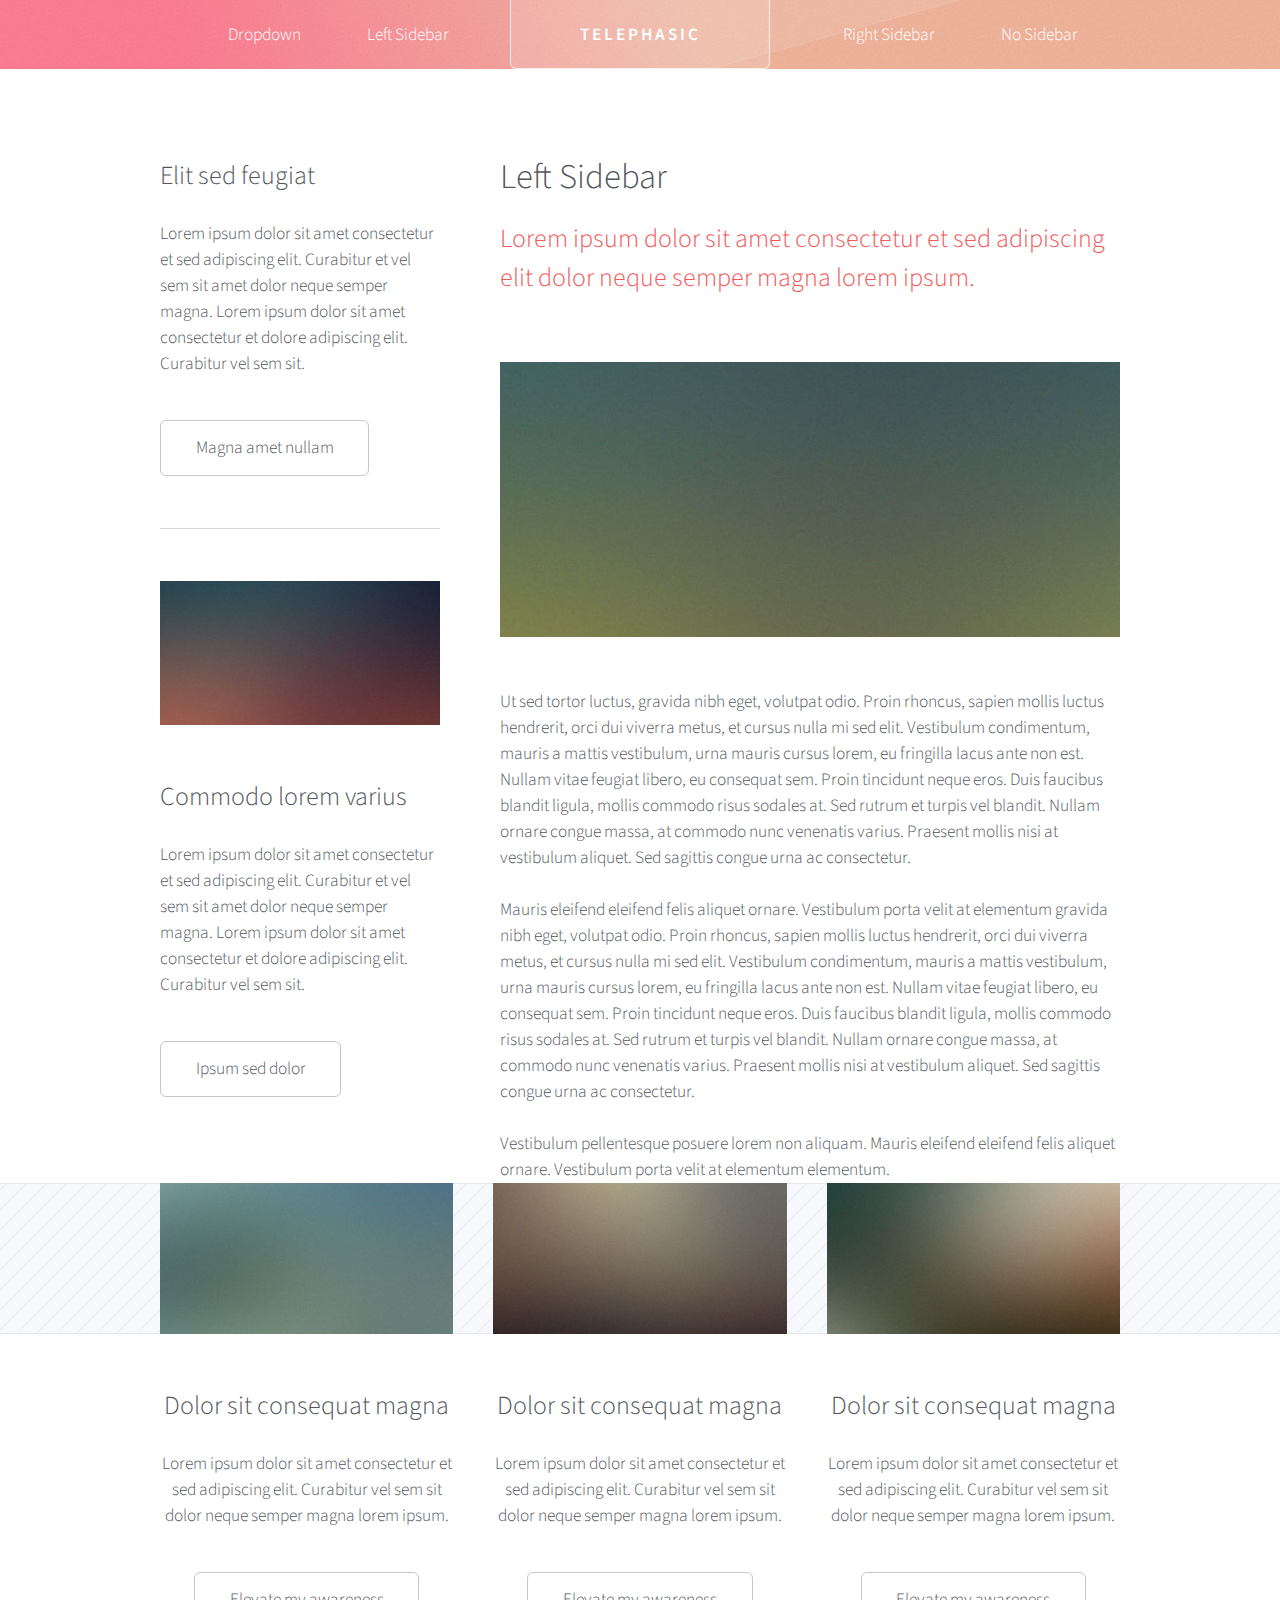
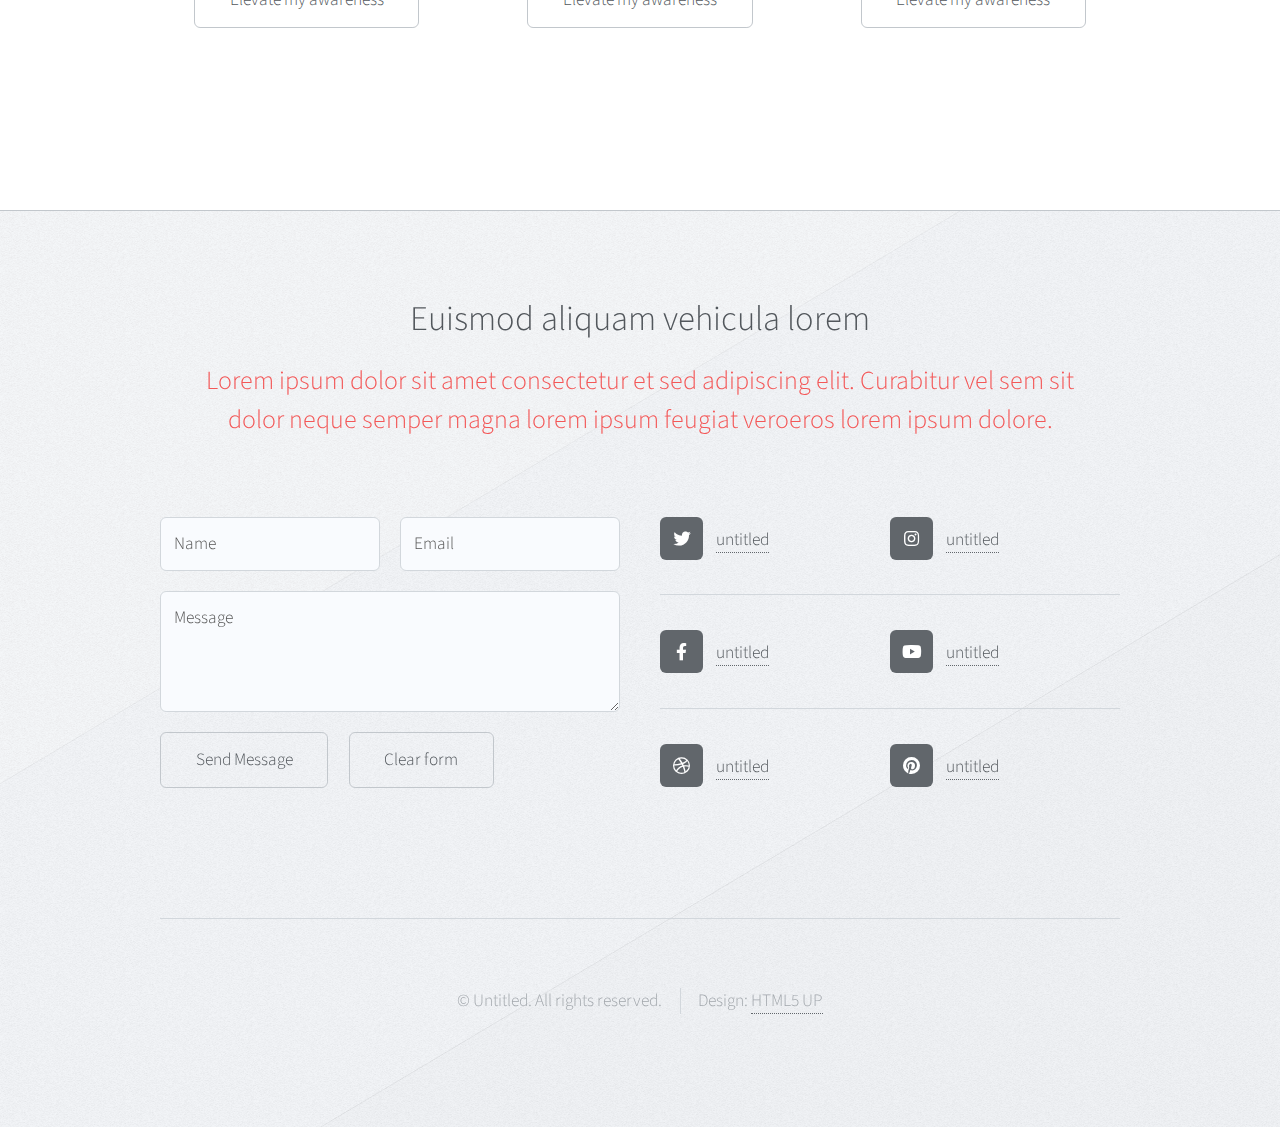
<file: left-sidebar.html>
<!DOCTYPE HTML>
<!--
	Telephasic by HTML5 UP
	html5up.net | @ajlkn
	Free for personal and commercial use under the CCA 3.0 license (html5up.net/license)
-->
<html>
	<head>
		<title>Telephasic by HTML5 UP</title>
		<meta charset="utf-8" />
		<meta name="viewport" content="width=device-width, initial-scale=1, user-scalable=no" />
		<link rel="stylesheet" href="assets/css/main.css" />
	</head>
	<body class="left-sidebar is-preload">
		<div id="page-wrapper">

			<!-- Header -->
				<div id="header-wrapper">
					<div id="header" class="container">

						<!-- Logo -->
							<h1 id="logo"><a href="index.html">Telephasic</a></h1>

						<!-- Nav -->
							<nav id="nav">
								<ul>
									<li>
										<a href="#">Dropdown</a>
										<ul>
											<li><a href="#">Lorem ipsum dolor</a></li>
											<li><a href="#">Magna phasellus</a></li>
											<li><a href="#">Etiam dolore nisl</a></li>
											<li>
												<a href="#">Phasellus consequat</a>
												<ul>
													<li><a href="#">Lorem ipsum dolor</a></li>
													<li><a href="#">Phasellus consequat</a></li>
													<li><a href="#">Magna phasellus</a></li>
													<li><a href="#">Etiam dolore nisl</a></li>
												</ul>
											</li>
											<li><a href="#">Veroeros feugiat</a></li>
										</ul>
									</li>
									<li><a href="left-sidebar.html">Left Sidebar</a></li>
									<li class="break"><a href="right-sidebar.html">Right Sidebar</a></li>
									<li><a href="no-sidebar.html">No Sidebar</a></li>
								</ul>
							</nav>

					</div>
				</div>

			<!-- Main -->
				<div class="wrapper">
					<div class="container" id="main">
						<div class="row gtr-150">
							<div class="col-4 col-12-narrower">

								<!-- Sidebar -->
									<section id="sidebar">
										<section>
											<header>
												<h3>Elit sed feugiat</h3>
											</header>
											<p>Lorem ipsum dolor sit amet consectetur et sed adipiscing elit. Curabitur et vel
											sem sit amet dolor neque semper magna. Lorem ipsum dolor sit amet consectetur et dolore
											adipiscing elit. Curabitur vel sem sit.</p>
											<ul class="actions">
												<li><a href="#" class="button">Magna amet nullam</a></li>
											</ul>
										</section>
										<section>
											<a href="#" class="image featured"><img src="images/pic07.jpg" alt="" /></a>
											<header>
												<h3>Commodo lorem varius</h3>
											</header>
											<p>Lorem ipsum dolor sit amet consectetur et sed adipiscing elit. Curabitur et vel
											sem sit amet dolor neque semper magna. Lorem ipsum dolor sit amet consectetur et dolore
											adipiscing elit. Curabitur vel sem sit.</p>
											<ul class="actions">
												<li><a href="#" class="button">Ipsum sed dolor</a></li>
											</ul>
										</section>
									</section>

							</div>
							<div class="col-8 col-12-narrower imp-narrower">

								<!-- Content -->
									<article id="content">
										<header>
											<h2>Left Sidebar</h2>
											<p>Lorem ipsum dolor sit amet consectetur et sed adipiscing elit
											dolor neque semper magna lorem ipsum.</p>
										</header>
										<a href="#" class="image featured"><img src="images/pic02.jpg" alt="" /></a>
										<p>Ut sed tortor luctus, gravida nibh eget, volutpat odio. Proin rhoncus, sapien
										mollis luctus hendrerit, orci dui viverra metus, et cursus nulla mi sed elit. Vestibulum
										condimentum, mauris a mattis vestibulum, urna mauris cursus lorem, eu fringilla lacus
										ante non est. Nullam vitae feugiat libero, eu consequat sem. Proin tincidunt neque
										eros. Duis faucibus blandit ligula, mollis commodo risus sodales at. Sed rutrum et
										turpis vel blandit. Nullam ornare congue massa, at commodo nunc venenatis varius.
										Praesent mollis nisi at vestibulum aliquet. Sed sagittis congue urna ac consectetur.</p>
										<p>Mauris eleifend eleifend felis aliquet ornare. Vestibulum porta velit at elementum
										gravida nibh eget, volutpat odio. Proin rhoncus, sapien
										mollis luctus hendrerit, orci dui viverra metus, et cursus nulla mi sed elit. Vestibulum
										condimentum, mauris a mattis vestibulum, urna mauris cursus lorem, eu fringilla lacus
										ante non est. Nullam vitae feugiat libero, eu consequat sem. Proin tincidunt neque
										eros. Duis faucibus blandit ligula, mollis commodo risus sodales at. Sed rutrum et
										turpis vel blandit. Nullam ornare congue massa, at commodo nunc venenatis varius.
										Praesent mollis nisi at vestibulum aliquet. Sed sagittis congue urna ac consectetur.</p>
										<p>Vestibulum pellentesque posuere lorem non aliquam. Mauris eleifend eleifend
										felis aliquet ornare. Vestibulum porta velit at elementum elementum.</p>
									</article>

							</div>
						</div>
						<div class="row features">
							<section class="col-4 col-12-narrower feature">
								<div class="image-wrapper first">
									<a href="#" class="image featured"><img src="images/pic03.jpg" alt="" /></a>
								</div>
								<header>
									<h3>Dolor sit consequat magna</h3>
								</header>
								<p>Lorem ipsum dolor sit amet consectetur et sed adipiscing elit. Curabitur
								vel sem sit dolor neque semper magna lorem ipsum.</p>
								<ul class="actions">
									<li><a href="#" class="button">Elevate my awareness</a></li>
								</ul>
							</section>
							<section class="col-4 col-12-narrower feature">
								<div class="image-wrapper">
									<a href="#" class="image featured"><img src="images/pic04.jpg" alt="" /></a>
								</div>
								<header>
									<h3>Dolor sit consequat magna</h3>
								</header>
								<p>Lorem ipsum dolor sit amet consectetur et sed adipiscing elit. Curabitur
								vel sem sit dolor neque semper magna lorem ipsum.</p>
								<ul class="actions">
									<li><a href="#" class="button">Elevate my awareness</a></li>
								</ul>
							</section>
							<section class="col-4 col-12-narrower feature">
								<div class="image-wrapper">
									<a href="#" class="image featured"><img src="images/pic05.jpg" alt="" /></a>
								</div>
								<header>
									<h3>Dolor sit consequat magna</h3>
								</header>
								<p>Lorem ipsum dolor sit amet consectetur et sed adipiscing elit. Curabitur
								vel sem sit dolor neque semper magna lorem ipsum.</p>
								<ul class="actions">
									<li><a href="#" class="button">Elevate my awareness</a></li>
								</ul>
							</section>
						</div>
					</div>
				</div>

			<!-- Footer -->
				<div id="footer-wrapper">
					<div id="footer" class="container">
						<header class="major">
							<h2>Euismod aliquam vehicula lorem</h2>
							<p>Lorem ipsum dolor sit amet consectetur et sed adipiscing elit. Curabitur vel sem sit<br />
							dolor neque semper magna lorem ipsum feugiat veroeros lorem ipsum dolore.</p>
						</header>
						<div class="row">
							<section class="col-6 col-12-narrower">
								<form method="post" action="#">
									<div class="row gtr-50">
										<div class="col-6 col-12-mobile">
											<input name="name" placeholder="Name" type="text" />
										</div>
										<div class="col-6 col-12-mobile">
											<input name="email" placeholder="Email" type="text" />
										</div>
										<div class="col-12">
											<textarea name="message" placeholder="Message"></textarea>
										</div>
										<div class="col-12">
											<ul class="actions">
												<li><input type="submit" value="Send Message" /></li>
												<li><input type="reset" value="Clear form" /></li>
											</ul>
										</div>
									</div>
								</form>
							</section>
							<section class="col-6 col-12-narrower">
								<div class="row gtr-0">
									<ul class="divided icons col-6 col-12-mobile">
										<li class="icon brands fa-twitter"><a href="#"><span class="extra">twitter.com/</span>untitled</a></li>
										<li class="icon brands fa-facebook-f"><a href="#"><span class="extra">facebook.com/</span>untitled</a></li>
										<li class="icon brands fa-dribbble"><a href="#"><span class="extra">dribbble.com/</span>untitled</a></li>
									</ul>
									<ul class="divided icons col-6 col-12-mobile">
										<li class="icon brands fa-instagram"><a href="#"><span class="extra">instagram.com/</span>untitled</a></li>
										<li class="icon brands fa-youtube"><a href="#"><span class="extra">youtube.com/</span>untitled</a></li>
										<li class="icon brands fa-pinterest"><a href="#"><span class="extra">pinterest.com/</span>untitled</a></li>
									</ul>
								</div>
							</section>
						</div>
					</div>
					<div id="copyright" class="container">
						<ul class="menu">
							<li>&copy; Untitled. All rights reserved.</li><li>Design: <a href="http://html5up.net">HTML5 UP</a></li>
						</ul>
					</div>
				</div>

		</div>

		<!-- Scripts -->
			<script src="assets/js/jquery.min.js"></script>
			<script src="assets/js/jquery.dropotron.min.js"></script>
			<script src="assets/js/browser.min.js"></script>
			<script src="assets/js/breakpoints.min.js"></script>
			<script src="assets/js/util.js"></script>
			<script src="assets/js/main.js"></script>

	</body>
</html>
</file>
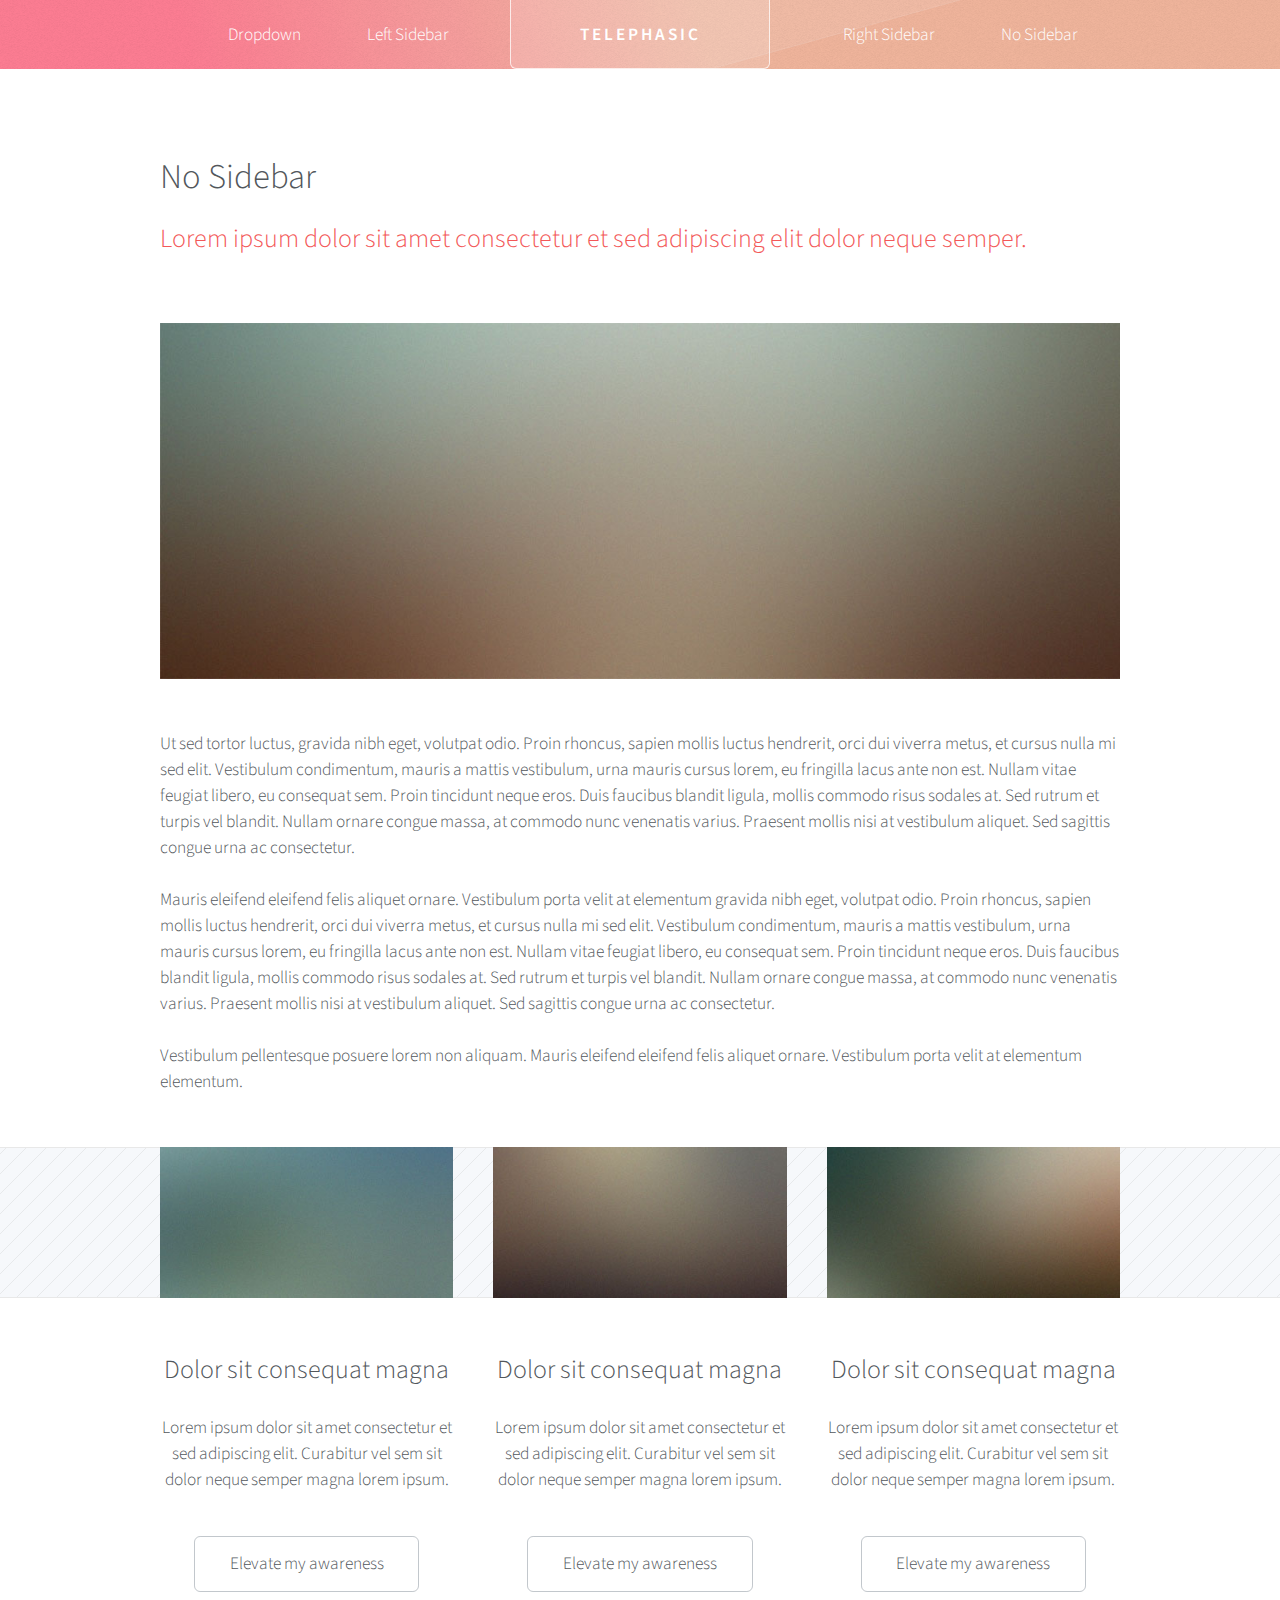
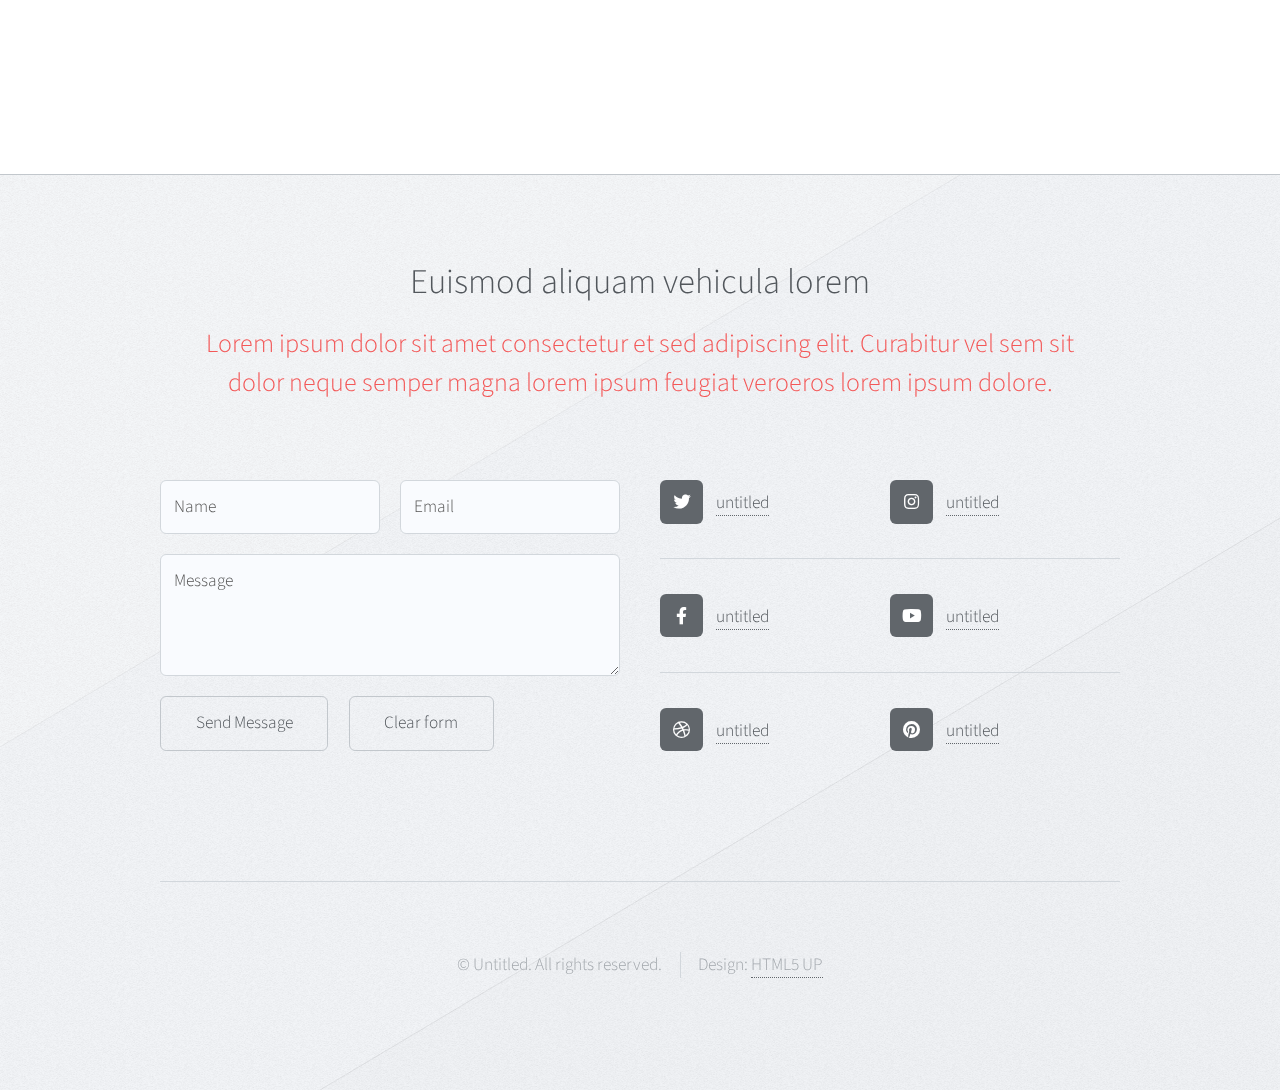
<file: no-sidebar.html>
<!DOCTYPE HTML>
<!--
	Telephasic by HTML5 UP
	html5up.net | @ajlkn
	Free for personal and commercial use under the CCA 3.0 license (html5up.net/license)
-->
<html>
	<head>
		<title>Telephasic by HTML5 UP</title>
		<meta charset="utf-8" />
		<meta name="viewport" content="width=device-width, initial-scale=1, user-scalable=no" />
		<link rel="stylesheet" href="assets/css/main.css" />
	</head>
	<body class="no-sidebar is-preload">
		<div id="page-wrapper">

			<!-- Header -->
				<div id="header-wrapper">
					<div id="header" class="container">

						<!-- Logo -->
							<h1 id="logo"><a href="index.html">Telephasic</a></h1>

						<!-- Nav -->
							<nav id="nav">
								<ul>
									<li>
										<a href="#">Dropdown</a>
										<ul>
											<li><a href="#">Lorem ipsum dolor</a></li>
											<li><a href="#">Magna phasellus</a></li>
											<li><a href="#">Etiam dolore nisl</a></li>
											<li>
												<a href="#">Phasellus consequat</a>
												<ul>
													<li><a href="#">Lorem ipsum dolor</a></li>
													<li><a href="#">Phasellus consequat</a></li>
													<li><a href="#">Magna phasellus</a></li>
													<li><a href="#">Etiam dolore nisl</a></li>
												</ul>
											</li>
											<li><a href="#">Veroeros feugiat</a></li>
										</ul>
									</li>
									<li><a href="left-sidebar.html">Left Sidebar</a></li>
									<li class="break"><a href="right-sidebar.html">Right Sidebar</a></li>
									<li><a href="no-sidebar.html">No Sidebar</a></li>
								</ul>
							</nav>

					</div>
				</div>

			<!-- Main -->
				<div class="wrapper">
					<div class="container" id="main">

						<!-- Content -->
							<article id="content">
								<header>
									<h2>No Sidebar</h2>
									<p>Lorem ipsum dolor sit amet consectetur et sed adipiscing elit
									dolor neque semper.</p>
								</header>
								<a href="#" class="image featured"><img src="images/pic06.jpg" alt="" /></a>
								<p>Ut sed tortor luctus, gravida nibh eget, volutpat odio. Proin rhoncus, sapien
								mollis luctus hendrerit, orci dui viverra metus, et cursus nulla mi sed elit. Vestibulum
								condimentum, mauris a mattis vestibulum, urna mauris cursus lorem, eu fringilla lacus
								ante non est. Nullam vitae feugiat libero, eu consequat sem. Proin tincidunt neque
								eros. Duis faucibus blandit ligula, mollis commodo risus sodales at. Sed rutrum et
								turpis vel blandit. Nullam ornare congue massa, at commodo nunc venenatis varius.
								Praesent mollis nisi at vestibulum aliquet. Sed sagittis congue urna ac consectetur.</p>
								<p>Mauris eleifend eleifend felis aliquet ornare. Vestibulum porta velit at elementum
								gravida nibh eget, volutpat odio. Proin rhoncus, sapien
								mollis luctus hendrerit, orci dui viverra metus, et cursus nulla mi sed elit. Vestibulum
								condimentum, mauris a mattis vestibulum, urna mauris cursus lorem, eu fringilla lacus
								ante non est. Nullam vitae feugiat libero, eu consequat sem. Proin tincidunt neque
								eros. Duis faucibus blandit ligula, mollis commodo risus sodales at. Sed rutrum et
								turpis vel blandit. Nullam ornare congue massa, at commodo nunc venenatis varius.
								Praesent mollis nisi at vestibulum aliquet. Sed sagittis congue urna ac consectetur.</p>
								<p>Vestibulum pellentesque posuere lorem non aliquam. Mauris eleifend eleifend
								felis aliquet ornare. Vestibulum porta velit at elementum elementum.</p>
							</article>

						<div class="row features">
							<section class="col-4 col-12-narrower feature">
								<div class="image-wrapper first">
									<a href="#" class="image featured"><img src="images/pic03.jpg" alt="" /></a>
								</div>
								<header>
									<h3>Dolor sit consequat magna</h3>
								</header>
								<p>Lorem ipsum dolor sit amet consectetur et sed adipiscing elit. Curabitur
								vel sem sit dolor neque semper magna lorem ipsum.</p>
								<ul class="actions">
									<li><a href="#" class="button">Elevate my awareness</a></li>
								</ul>
							</section>
							<section class="col-4 col-12-narrower feature">
								<div class="image-wrapper">
									<a href="#" class="image featured"><img src="images/pic04.jpg" alt="" /></a>
								</div>
								<header>
									<h3>Dolor sit consequat magna</h3>
								</header>
								<p>Lorem ipsum dolor sit amet consectetur et sed adipiscing elit. Curabitur
								vel sem sit dolor neque semper magna lorem ipsum.</p>
								<ul class="actions">
									<li><a href="#" class="button">Elevate my awareness</a></li>
								</ul>
							</section>
							<section class="col-4 col-12-narrower feature">
								<div class="image-wrapper">
									<a href="#" class="image featured"><img src="images/pic05.jpg" alt="" /></a>
								</div>
								<header>
									<h3>Dolor sit consequat magna</h3>
								</header>
								<p>Lorem ipsum dolor sit amet consectetur et sed adipiscing elit. Curabitur
								vel sem sit dolor neque semper magna lorem ipsum.</p>
								<ul class="actions">
									<li><a href="#" class="button">Elevate my awareness</a></li>
								</ul>
							</section>
						</div>
					</div>
				</div>

			<!-- Footer -->
				<div id="footer-wrapper">
					<div id="footer" class="container">
						<header class="major">
							<h2>Euismod aliquam vehicula lorem</h2>
							<p>Lorem ipsum dolor sit amet consectetur et sed adipiscing elit. Curabitur vel sem sit<br />
							dolor neque semper magna lorem ipsum feugiat veroeros lorem ipsum dolore.</p>
						</header>
						<div class="row">
							<section class="col-6 col-12-narrower">
								<form method="post" action="#">
									<div class="row gtr-50">
										<div class="col-6 col-12-mobile">
											<input name="name" placeholder="Name" type="text" />
										</div>
										<div class="col-6 col-12-mobile">
											<input name="email" placeholder="Email" type="text" />
										</div>
										<div class="col-12">
											<textarea name="message" placeholder="Message"></textarea>
										</div>
										<div class="col-12">
											<ul class="actions">
												<li><input type="submit" value="Send Message" /></li>
												<li><input type="reset" value="Clear form" /></li>
											</ul>
										</div>
									</div>
								</form>
							</section>
							<section class="col-6 col-12-narrower">
								<div class="row gtr-0">
									<ul class="divided icons col-6 col-12-mobile">
										<li class="icon brands fa-twitter"><a href="#"><span class="extra">twitter.com/</span>untitled</a></li>
										<li class="icon brands fa-facebook-f"><a href="#"><span class="extra">facebook.com/</span>untitled</a></li>
										<li class="icon brands fa-dribbble"><a href="#"><span class="extra">dribbble.com/</span>untitled</a></li>
									</ul>
									<ul class="divided icons col-6 col-12-mobile">
										<li class="icon brands fa-instagram"><a href="#"><span class="extra">instagram.com/</span>untitled</a></li>
										<li class="icon brands fa-youtube"><a href="#"><span class="extra">youtube.com/</span>untitled</a></li>
										<li class="icon brands fa-pinterest"><a href="#"><span class="extra">pinterest.com/</span>untitled</a></li>
									</ul>
								</div>
							</section>
						</div>
					</div>
					<div id="copyright" class="container">
						<ul class="menu">
							<li>&copy; Untitled. All rights reserved.</li><li>Design: <a href="http://html5up.net">HTML5 UP</a></li>
						</ul>
					</div>
				</div>

		</div>

		<!-- Scripts -->
			<script src="assets/js/jquery.min.js"></script>
			<script src="assets/js/jquery.dropotron.min.js"></script>
			<script src="assets/js/browser.min.js"></script>
			<script src="assets/js/breakpoints.min.js"></script>
			<script src="assets/js/util.js"></script>
			<script src="assets/js/main.js"></script>

	</body>
</html>
</file>
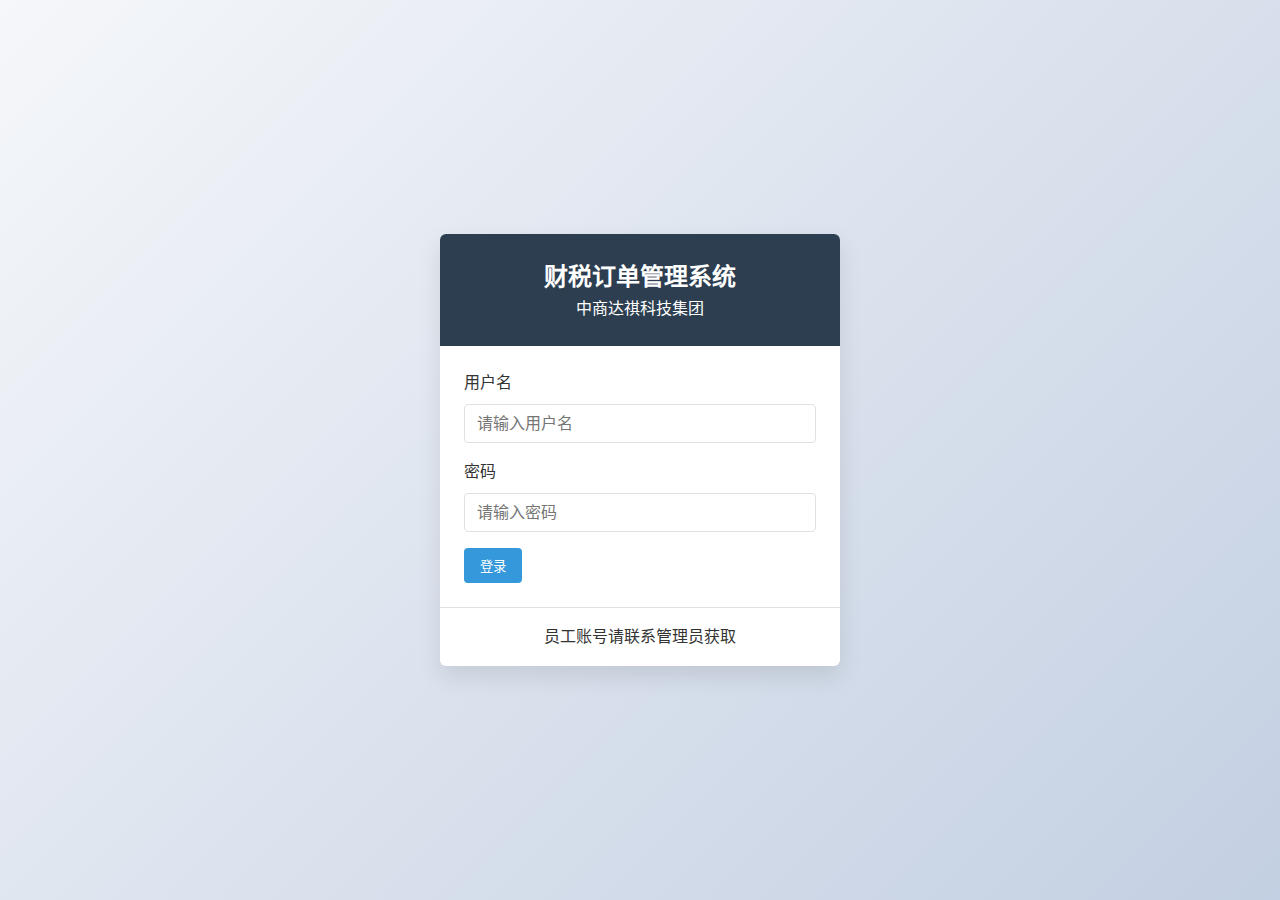
<file: order-system.html>
<!DOCTYPE html>
<html lang="zh-CN">
<head>
    <meta charset="UTF-8">
    <meta name="viewport" content="width=device-width, initial-scale=1.0">
    <title>中商达祺科技集团 - 财税订单管理系统</title>
    <link rel="stylesheet" href="https://cdnjs.cloudflare.com/ajax/libs/font-awesome/6.4.0/css/all.min.css">
    <style>
        :root {
            --primary-color: #2C3E50;
            --primary-dark: #1A252F;
            --primary-light: #34495E;
            --secondary-color: #3498DB;
            --light-color: #f8f9fa;
            --dark-color: #333;
            --success-color: #27AE60;
            --warning-color: #F39C12;
            --danger-color: #E74C3C;
            --gray-color: #95A5A6;
            --border-color: #dee2e6;
            --shadow: 0 2px 10px rgba(0, 0, 0, 0.1);
        }
        
        * {
            margin: 0;
            padding: 0;
            box-sizing: border-box;
        }
        
        body {
            font-family: 'Segoe UI', 'Microsoft YaHei', Arial, sans-serif;
            line-height: 1.6;
            color: var(--dark-color);
            background-color: var(--light-color);
            overflow-x: hidden;
        }
        
        .container {
            width: 100%;
            padding-right: 15px;
            padding-left: 15px;
            margin-right: auto;
            margin-left: auto;
        }
        
        @media (min-width: 576px) {
            .container {
                max-width: 540px;
            }
        }
        
        @media (min-width: 768px) {
            .container {
                max-width: 720px;
            }
        }
        
        @media (min-width: 992px) {
            .container {
                max-width: 960px;
            }
        }
        
        @media (min-width: 1200px) {
            .container {
                max-width: 1140px;
            }
        }
        
        /* 顶部导航 */
        .navbar {
            background-color: var(--primary-color);
            box-shadow: var(--shadow);
            padding: 0.75rem 1rem;
            display: flex;
            justify-content: space-between;
            align-items: center;
            position: relative;
            z-index: 100;
        }
        
        .navbar-logo {
            display: flex;
            align-items: center;
            text-decoration: none;
        }
        
        .navbar-logo img {
            height: 40px;
            margin-right: 10px;
        }
        
        .navbar-logo span {
            font-size: 1.2rem;
            font-weight: 700;
            color: white;
        }
        
        .user-info {
            display: flex;
            align-items: center;
        }
        
        .user-info .user-details {
            color: white;
            margin-right: 15px;
        }
        
        .user-info .user-name {
            font-weight: 500;
        }
        
        .user-info .user-department-role {
            font-size: 0.8rem;
            opacity: 0.9;
        }
        
        .user-info img {
            width: 36px;
            height: 36px;
            border-radius: 50%;
            margin-right: 10px;
            object-fit: cover;
            border: 2px solid rgba(255,255,255,0.3);
        }
        
        /* 主内容区布局 */
        .main-container {
            display: flex;
            min-height: calc(100vh - 64px);
        }
        
        /* 侧边栏 */
        .sidebar {
            width: 250px;
            background-color: white;
            box-shadow: var(--shadow);
            padding-top: 1.5rem;
            transition: all 0.3s ease;
            z-index: 10;
        }
        
        .sidebar-menu {
            list-style: none;
        }
        
        .sidebar-menu-section {
            padding: 0 1.5rem;
            margin: 1rem 0 0.5rem;
            font-size: 0.75rem;
            text-transform: uppercase;
            color: var(--gray-color);
            font-weight: 500;
        }
        
        .sidebar-menu-item {
            margin-bottom: 0.25rem;
        }
        
        .sidebar-menu-link {
            display: flex;
            align-items: center;
            padding: 0.75rem 1.5rem;
            color: var(--dark-color);
            text-decoration: none;
            transition: all 0.3s ease;
        }
        
        .sidebar-menu-link:hover, .sidebar-menu-link.active {
            background-color: rgba(52, 152, 219, 0.1);
            color: var(--secondary-color);
            border-left: 3px solid var(--secondary-color);
        }
        
        .sidebar-menu-link i {
            margin-right: 10px;
            width: 20px;
            text-align: center;
        }
        
        /* 主内容 */
        .content {
            flex: 1;
            padding: 1.5rem;
            overflow-y: auto;
        }
        
        .page-header {
            margin-bottom: 1.5rem;
            display: flex;
            justify-content: space-between;
            align-items: center;
        }
        
        .page-title {
            font-size: 1.5rem;
            font-weight: 600;
            color: var(--primary-color);
        }
        
        .btn {
            display: inline-flex;
            align-items: center;
            justify-content: center;
            padding: 0.5rem 1rem;
            font-weight: 500;
            text-align: center;
            border: none;
            border-radius: 4px;
            cursor: pointer;
            transition: all 0.3s ease;
            text-decoration: none;
        }
        
        .btn i {
            margin-right: 5px;
        }
        
        .btn-primary {
            background-color: var(--secondary-color);
            color: white;
        }
        
        .btn-primary:hover {
            background-color: #2980b9;
        }
        
        .btn-secondary {
            background-color: white;
            color: var(--secondary-color);
            border: 1px solid var(--secondary-color);
        }
        
        .btn-secondary:hover {
            background-color: rgba(52, 152, 219, 0.1);
        }
        
        .btn-success {
            background-color: var(--success-color);
            color: white;
        }
        
        .btn-success:hover {
            background-color: #219653;
        }
        
        .btn-danger {
            background-color: var(--danger-color);
            color: white;
        }
        
        .btn-danger:hover {
            background-color: #c0392b;
        }
        
        .btn-warning {
            background-color: var(--warning-color);
            color: white;
        }
        
        .btn-warning:hover {
            background-color: #e67e22;
        }
        
        /* 卡片样式 */
        .card {
            background-color: white;
            border-radius: 6px;
            box-shadow: var(--shadow);
            margin-bottom: 1.5rem;
            overflow: hidden;
        }
        
        .card-header {
            padding: 1rem 1.25rem;
            background-color: white;
            border-bottom: 1px solid var(--border-color);
            display: flex;
            justify-content: space-between;
            align-items: center;
        }
        
        .card-title {
            margin: 0;
            font-size: 1.1rem;
            font-weight: 600;
            color: var(--primary-color);
        }
        
        .card-body {
            padding: 1.25rem;
        }
        
        /* 表单样式 */
        .form-group {
            margin-bottom: 1rem;
        }
        
        .form-label {
            display: block;
            margin-bottom: 0.5rem;
            font-weight: 500;
        }
        
        .form-control {
            display: block;
            width: 100%;
            padding: 0.375rem 0.75rem;
            font-size: 1rem;
            line-height: 1.6;
            color: var(--dark-color);
            background-color: white;
            border: 1px solid var(--border-color);
            border-radius: 4px;
            transition: border-color 0.15s ease-in-out;
        }
        
        .form-control:focus {
            outline: none;
            border-color: var(--secondary-color);
            box-shadow: 0 0 0 3px rgba(52, 152, 219, 0.25);
        }
        
        select.form-control {
            appearance: none;
            background-image: url("data:image/svg+xml,%3csvg xmlns='http://www.w3.org/2000/svg' width='16' height='16' fill='%23333' viewBox='0 0 16 16'%3e%3cpath d='M8 11l4-4H4l4 4z'/%3e%3c/svg%3e");
            background-repeat: no-repeat;
            background-position: right 0.75rem center;
            background-size: 16px 16px;
        }
        
        textarea.form-control {
            min-height: 100px;
            resize: vertical;
        }
        
        /* 表格样式 */
        .table {
            width: 100%;
            border-collapse: collapse;
        }
        
        .table th,
        .table td {
            padding: 0.75rem;
            text-align: left;
            border-bottom: 1px solid var(--border-color);
        }
        
        .table th {
            font-weight: 600;
            color: var(--primary-color);
            background-color: rgba(0, 0, 0, 0.03);
        }
        
        .table tbody tr:hover {
            background-color: rgba(0, 0, 0, 0.02);
        }
        
        .table-responsive {
            overflow-x: auto;
        }
        
        /* 状态标签 */
        .badge {
            display: inline-block;
            padding: 0.25rem 0.5rem;
            font-size: 0.75rem;
            font-weight: 500;
            border-radius: 4px;
        }
        
        .badge-primary {
            background-color: var(--secondary-color);
            color: white;
        }
        
        .badge-success {
            background-color: var(--success-color);
            color: white;
        }
        
        .badge-warning {
            background-color: var(--warning-color);
            color: var(--dark-color);
        }
        
        .badge-danger {
            background-color: var(--danger-color);
            color: white;
        }
        
        .badge-gray {
            background-color: var(--gray-color);
            color: white;
        }
        
        .badge-purple {
            background-color: #9B59B6;
            color: white;
        }
        
        /* 分页 */
        .pagination {
            display: flex;
            list-style: none;
            padding: 0;
            margin: 1rem 0;
        }
        
        .pagination li {
            margin: 0 0.25rem;
        }
        
        .pagination a {
            display: inline-block;
            padding: 0.5rem 0.75rem;
            background-color: white;
            border: 1px solid var(--border-color);
            border-radius: 4px;
            color: var(--secondary-color);
            text-decoration: none;
            transition: all 0.3s ease;
        }
        
        .pagination a:hover, .pagination a.active {
            background-color: var(--secondary-color);
            color: white;
            border-color: var(--secondary-color);
        }
        
        /* 搜索框 */
        .search-box {
            display: flex;
            margin-bottom: 1rem;
        }
        
        .search-box .form-control {
            border-radius: 4px 0 0 4px;
        }
        
        .search-box .btn {
            border-radius: 0 4px 4px 0;
        }
        
        /* 筛选器 */
        .filters {
            display: flex;
            flex-wrap: wrap;
            gap: 1rem;
            margin-bottom: 1rem;
        }
        
        .filter-item {
            flex: 1;
            min-width: 200px;
        }
        
        /* 模态框 */
        .modal-backdrop {
            position: fixed;
            top: 0;
            left: 0;
            width: 100%;
            height: 100%;
            background-color: rgba(0, 0, 0, 0.5);
            display: flex;
            align-items: center;
            justify-content: center;
            z-index: 1000;
            opacity: 0;
            visibility: hidden;
            transition: all 0.3s ease;
        }
        
        .modal-backdrop.show {
            opacity: 1;
            visibility: visible;
        }
        
        .modal {
            background-color: white;
            border-radius: 6px;
            box-shadow: 0 5px 15px rgba(0, 0, 0, 0.3);
            width: 100%;
            max-width: 800px;
            max-height: 90vh;
            overflow-y: auto;
            transform: translateY(-20px);
            transition: all 0.3s ease;
        }
        
        .modal-backdrop.show .modal {
            transform: translateY(0);
        }
        
        .modal-header {
            padding: 1rem 1.25rem;
            border-bottom: 1px solid var(--border-color);
            display: flex;
            justify-content: space-between;
            align-items: center;
        }
        
        .modal-title {
            margin: 0;
            font-size: 1.25rem;
            font-weight: 600;
        }
        
        .modal-close {
            background: none;
            border: none;
            font-size: 1.5rem;
            cursor: pointer;
            color: var(--gray-color);
            transition: color 0.3s ease;
        }
        
        .modal-close:hover {
            color: var(--danger-color);
        }
        
        .modal-body {
            padding: 1.25rem;
        }
        
        .modal-footer {
            padding: 1rem 1.25rem;
            border-top: 1px solid var(--border-color);
            display: flex;
            justify-content: flex-end;
            gap: 0.5rem;
        }
        
        /* 登录页面 */
        .login-container {
            display: flex;
            align-items: center;
            justify-content: center;
            min-height: 100vh;
            background-color: var(--light-color);
            background-image: linear-gradient(135deg, #f5f7fa 0%, #c3cfe2 100%);
        }
        
        .login-card {
            width: 100%;
            max-width: 400px;
            background-color: white;
            border-radius: 6px;
            box-shadow: 0 10px 25px rgba(0, 0, 0, 0.1);
            overflow: hidden;
        }
        
        .login-header {
            padding: 1.5rem;
            background-color: var(--primary-color);
            color: white;
            text-align: center;
        }
        
        .login-header h2 {
            margin: 0;
            font-size: 1.5rem;
        }
        
        .login-body {
            padding: 1.5rem;
        }
        
        .login-footer {
            padding: 1rem 1.5rem;
            text-align: center;
            border-top: 1px solid var(--border-color);
        }
        
        .login-footer a {
            color: var(--secondary-color);
            text-decoration: none;
        }
        
        .login-footer a:hover {
            text-decoration: underline;
        }
        
        /* 订单详情样式 */
        .order-detail-header {
            display: flex;
            justify-content: space-between;
            margin-bottom: 1.5rem;
            padding-bottom: 1rem;
            border-bottom: 1px solid var(--border-color);
        }
        
        .order-status {
            font-size: 1.2rem;
            font-weight: 600;
        }
        
        .order-info-grid {
            display: grid;
            grid-template-columns: repeat(auto-fit, minmax(250px, 1fr));
            gap: 1rem;
            margin-bottom: 1.5rem;
        }
        
        .order-info-item {
            margin-bottom: 0.5rem;
        }
        
        .order-info-label {
            font-weight: 500;
            color: var(--gray-color);
            margin-bottom: 0.25rem;
            display: block;
        }
        
        .order-timeline {
            position: relative;
            margin: 2rem 0;
            padding-left: 2rem;
        }
        
        .order-timeline::before {
            content: '';
            position: absolute;
            top: 0;
            bottom: 0;
            left: 0.5rem;
            width: 2px;
            background-color: var(--border-color);
        }
        
        .timeline-item {
            position: relative;
            margin-bottom: 1.5rem;
        }
        
        .timeline-item::before {
            content: '';
            position: absolute;
            left: -2rem;
            top: 0.3rem;
            width: 1.2rem;
            height: 1.2rem;
            border-radius: 50%;
            background-color: white;
            border: 2px solid var(--secondary-color);
            z-index: 1;
        }
        
        .timeline-item.completed::before {
            background-color: var(--success-color);
            border-color: var(--success-color);
        }
        
        .timeline-item.current::before {
            background-color: var(--secondary-color);
        }
        
        .timeline-item.future::before {
            background-color: white;
            border-color: var(--border-color);
        }
        
        .timeline-content {
            padding: 0.5rem 0;
        }
        
        .timeline-title {
            font-weight: 600;
            margin-bottom: 0.25rem;
        }
        
        .timeline-time {
            font-size: 0.85rem;
            color: var(--gray-color);
            margin-bottom: 0.25rem;
        }
        
        /* 代理记账服务信息样式 */
        .service-info-card {
            border-left: 4px solid var(--secondary-color);
            padding: 1rem;
            background-color: rgba(52, 152, 219, 0.05);
            border-radius: 0 4px 4px 0;
            margin-bottom: 1.5rem;
        }
        
        .service-info-title {
            font-weight: 600;
            margin-bottom: 0.5rem;
            display: flex;
            align-items: center;
        }
        
        .service-info-title i {
            margin-right: 8px;
            color: var(--secondary-color);
        }
        
        .service-period {
            display: inline-block;
            padding: 0.2rem 0.5rem;
            background-color: rgba(52, 152, 219, 0.1);
            border-radius: 4px;
            margin-right: 10px;
            font-size: 0.85rem;
        }
        
        /* 响应式设计 */
        @media (max-width: 768px) {
            .main-container {
                flex-direction: column;
            }
            
            .sidebar {
                width: 100%;
                height: auto;
                padding-top: 0;
                border-bottom: 1px solid var(--border-color);
            }
            
            .sidebar-menu {
                display: flex;
                overflow-x: auto;
                white-space: nowrap;
            }
            
            .sidebar-menu-section {
                display: none;
            }
            
            .sidebar-menu-item {
                margin-bottom: 0;
                flex: 0 0 auto;
            }
            
            .sidebar-menu-link {
                padding: 0.75rem 1rem;
                border-left: none !important;
                border-bottom: 3px solid transparent;
            }
            
            .sidebar-menu-link:hover, .sidebar-menu-link.active {
                border-bottom-color: var(--secondary-color);
            }
            
            .sidebar-menu-link i {
                margin-right: 5px;
            }
            
            .content {
                padding: 1rem;
            }
            
            .order-detail-header {
                flex-direction: column;
                align-items: flex-start;
                gap: 1rem;
            }
            
            .modal {
                width: 95%;
            }
        }
        
        /* 隐藏和显示元素 */
        .hidden {
            display: none !important;
        }
        
        /* 角色和部门权限相关样式 */
        [data-role]:not([data-role~="admin"]):not([data-role~="manager"]):not([data-role~="staff"]) {
            display: none;
        }
        
        [data-department]:not([data-department~="all"]):not([data-department~="sales"]):not([data-department~="business"]):not([data-department~="accounting"]) {
            display: none;
        }
        
        /* 加载动画 */
        .loader {
            display: inline-block;
            width: 20px;
            height: 20px;
            border: 3px solid rgba(255,255,255,.3);
            border-radius: 50%;
            border-top-color: white;
            animation: spin 1s ease-in-out infinite;
        }
        
        @keyframes spin {
            to { transform: rotate(360deg); }
        }
        
        /* 通知提示 */
        .toast-container {
            position: fixed;
            bottom: 20px;
            right: 20px;
            z-index: 1000;
        }
        
        .toast {
            background-color: white;
            border-left: 4px solid var(--secondary-color);
            border-radius: 4px;
            box-shadow: 0 2px 10px rgba(0, 0, 0, 0.1);
            padding: 1rem;
            margin-top: 0.5rem;
            min-width: 300px;
            transform: translateX(100%);
            transition: transform 0.3s ease;
        }
        
        .toast.show {
            transform: translateX(0);
        }
        
        .toast-success {
            border-left-color: var(--success-color);
        }
        
        .toast-error {
            border-left-color: var(--danger-color);
        }
        
        .toast-warning {
            border-left-color: var(--warning-color);
        }
        
        .toast-header {
            display: flex;
            justify-content: space-between;
            align-items: center;
            margin-bottom: 0.5rem;
        }
        
        .toast-title {
            font-weight: 600;
            margin: 0;
        }
        
        .toast-close {
            background: none;
            border: none;
            font-size: 1rem;
            cursor: pointer;
            color: var(--gray-color);
        }
        
        /* 数据卡片样式 */
        .stats-grid {
            display: grid;
            grid-template-columns: repeat(auto-fit, minmax(250px, 1fr));
            gap: 1rem;
            margin-bottom: 1.5rem;
        }
        
        .stat-card {
            background-color: white;
            border-radius: 6px;
            box-shadow: var(--shadow);
            padding: 1.25rem;
            transition: transform 0.3s ease, box-shadow 0.3s ease;
        }
        
        .stat-card:hover {
            transform: translateY(-5px);
            box-shadow: 0 5px 15px rgba(0, 0, 0, 0.1);
        }
        
        .stat-card-header {
            display: flex;
            justify-content: space-between;
            align-items: flex-start;
            margin-bottom: 1rem;
        }
        
        .stat-card-title {
            color: var(--gray-color);
            font-size: 0.9rem;
            font-weight: 500;
        }
        
        .stat-card-icon {
            width: 40px;
            height: 40px;
            border-radius: 8px;
            display: flex;
            align-items: center;
            justify-content: center;
            color: white;
            font-size: 1.2rem;
        }
        
        .stat-card-value {
            font-size: 1.8rem;
            font-weight: 600;
            margin-bottom: 0.5rem;
        }
        
        .stat-card-trend {
            display: flex;
            align-items: center;
            font-size: 0.85rem;
        }
        
        .trend-up {
            color: var(--success-color);
        }
        
        .trend-down {
            color: var(--danger-color);
        }
        
        /* 会计服务页面特殊样式 */
        .client-status-badge {
            padding: 0.2rem 0.5rem;
            border-radius: 20px;
            font-size: 0.8rem;
            font-weight: 500;
        }
        
        .status-active {
            background-color: rgba(39, 174, 96, 0.1);
            color: var(--success-color);
        }
        
        .status-warning {
            background-color: rgba(243, 156, 18, 0.1);
            color: var(--warning-color);
        }
        
        .status-inactive {
            background-color: rgba(149, 165, 166, 0.1);
            color: var(--gray-color);
        }
        
        .renewal-soon {
            animation: pulse 2s infinite;
        }
        
        @keyframes pulse {
            0% {
                background-color: rgba(243, 156, 18, 0.1);
            }
            50% {
                background-color: rgba(243, 156, 18, 0.3);
            }
            100% {
                background-color: rgba(243, 156, 18, 0.1);
            }
        }
    </style>
</head>
<body>
    <!-- 登录页面 -->
    <div id="login-page" class="login-container">
        <div class="login-card">
            <div class="login-header">
                <h2>财税订单管理系统</h2>
                <p>中商达祺科技集团</p>
            </div>
            <div class="login-body">
                <form id="login-form">
                    <div class="form-group">
                        <label class="form-label" for="login-username">用户名</label>
                        <input type="text" class="form-control" id="login-username" placeholder="请输入用户名" required>
                    </div>
                    <div class="form-group">
                        <label class="form-label" for="login-password">密码</label>
                        <input type="password" class="form-control" id="login-password" placeholder="请输入密码" required>
                    </div>
                    <button type="submit" class="btn btn-primary btn-block w-100">登录</button>
                </form>
            </div>
            <div class="login-footer">
                <p>员工账号请联系管理员获取</p>
            </div>
        </div>
    </div>

    <!-- 主系统页面 -->
    <div id="main-system" class="hidden">
        <!-- 顶部导航 -->
        <nav class="navbar">
            <a href="#" class="navbar-logo">
                <img src="logo.png" alt="中商达祺科技集团">
                <span>财税订单管理系统</span>
            </a>
            <div class="user-info">
                <div class="user-details">
                    <div class="user-name" id="current-username">用户名</div>
                    <div class="user-department-role" id="current-user-department-role">部门 / 角色</div>
                </div>
                <button id="logout-btn" class="btn btn-secondary ml-3">
                    <i class="fas fa-sign-out-alt"></i> 退出
                </button>
            </div>
        </nav>

        <!-- 主内容区 -->
        <div class="main-container">
            <!-- 侧边栏 -->
            <aside class="sidebar">
                <ul class="sidebar-menu">
                    <li class="sidebar-menu-section">主要功能</li>
                    <li class="sidebar-menu-item">
                        <a href="#dashboard" class="sidebar-menu-link active" data-page="dashboard">
                            <i class="fas fa-tachometer-alt"></i> 仪表盘
                        </a>
                    </li>
                    <li class="sidebar-menu-item">
                        <a href="#orders" class="sidebar-menu-link" data-page="orders">
                            <i class="fas fa-clipboard-list"></i> 订单管理
                        </a>
                    </li>
                    <li class="sidebar-menu-item">
                        <a href="#customers" class="sidebar-menu-link" data-page="customers">
                            <i class="fas fa-users"></i> 客户管理
                        </a>
                    </li>
                    
                    <li class="sidebar-menu-section">部门功能</li>
                    <li class="sidebar-menu-item" data-department="sales all">
                        <a href="#sales" class="sidebar-menu-link" data-page="sales">
                            <i class="fas fa-handshake"></i> 销售管理
                        </a>
                    </li>
                    <li class="sidebar-menu-item" data-department="business all">
                        <a href="#business" class="sidebar-menu-link" data-page="business">
                            <i class="fas fa-building"></i> 工商业务
                        </a>
                    </li>
                    <li class="sidebar-menu-item" data-department="accounting all">
                        <a href="#accounting" class="sidebar-menu-link" data-page="accounting">
                            <i class="fas fa-calculator"></i> 会计服务
                        </a>
                    </li>
                    
                    <li class="sidebar-menu-section">系统管理</li>
                    <li class="sidebar-menu-item" data-role="admin manager">
                        <a href="#employees" class="sidebar-menu-link" data-page="employees">
                            <i class="fas fa-user-friends"></i> 员工管理
                        </a>
                    </li>
                    <li class="sidebar-menu-item" data-role="admin">
                        <a href="#settings" class="sidebar-menu-link" data-page="settings">
                            <i class="fas fa-cog"></i> 系统设置
                        </a>
                    </li>
                </ul>
            </aside>

            <!-- 主内容 -->
            <main class="content">
                <!-- 仪表盘页面 -->
                <div id="dashboard-page" class="page-content">
                    <div class="page-header">
                        <h1 class="page-title">仪表盘</h1>
                    </div>

                    <div class="stats-grid">
                        <div class="stat-card">
                            <div class="stat-card-header">
                                <div class="stat-card-title">总订单数</div>
                                <div class="stat-card-icon" style="background-color: rgba(52, 152, 219, 0.8);">
                                    <i class="fas fa-clipboard-list"></i>
                                </div>
                            </div>
                            <div class="stat-card-value" id="total-orders">0</div>
                            <div class="stat-card-trend trend-up">
                                <i class="fas fa-arrow-up"></i> 较上月增长 12%
                            </div>
                        </div>

                        <div class="stat-card">
                            <div class="stat-card-header">
                                <div class="stat-card-title">待处理订单</div>
                                <div class="stat-card-icon" style="background-color: rgba(243, 156, 18, 0.8);">
                                    <i class="fas fa-clock"></i>
                                </div>
                            </div>
                            <div class="stat-card-value" id="pending-orders">0</div>
                            <div class="stat-card-trend trend-up">
                                <i class="fas fa-arrow-up"></i> 较昨日增长 3
                            </div>
                        </div>

                        <div class="stat-card">
                            <div class="stat-card-header">
                                <div class="stat-card-title">进行中记账客户</div>
                                <div class="stat-card-icon" style="background-color: rgba(39, 174, 96, 0.8);">
                                    <i class="fas fa-users"></i>
                                </div>
                            </div>
                            <div class="stat-card-value" id="active-accounting">0</div>
                            <div class="stat-card-trend trend-up">
                                <i class="fas fa-arrow-up"></i> 较上月增长 8
                            </div>
                        </div>

                        <div class="stat-card">
                            <div class="stat-card-header">
                                <div class="stat-card-title">即将到期客户</div>
                                <div class="stat-card-icon" style="background-color: rgba(231, 76, 60, 0.8);">
                                    <i class="fas fa-exclamation-triangle"></i>
                                </div>
                            </div>
                            <div class="stat-card-value" id="expiring-soon">0</div>
                            <div class="stat-card-trend trend-down">
                                <i class="fas fa-arrow-down"></i> 较上周减少 2
                            </div>
                        </div>
                    </div>

                    <div class="card">
                        <div class="card-header">
                            <h2 class="card-title">最近订单</h2>
                        </div>
                        <div class="card-body">
                            <div class="table-responsive">
                                <table class="table">
                                    <thead>
                                        <tr>
                                            <th>订单编号</th>
                                            <th>客户名称</th>
                                            <th>服务类型</th>
                                            <th>负责部门</th>
                                            <th>订单状态</th>
                                            <th>创建时间</th>
                                            <th>操作</th>
                                        </tr>
                                    </thead>
                                    <tbody id="recent-orders-table">
                                        <!-- 最近订单数据将通过JS动态填充 -->
                                    </tbody>
                                </table>
                            </div>
                        </div>
                    </div>
                </div>

                <!-- 订单管理页面 -->
                <div id="orders-page" class="page-content hidden">
                    <div class="page-header">
                        <h1 class="page-title">订单管理</h1>
                        <button id="add-order-btn" class="btn btn-primary" data-role="admin manager staff">
                            <i class="fas fa-plus"></i> 新增订单
                        </button>
                    </div>

                    <div class="card">
                        <div class="card-header">
                            <h2 class="card-title">订单列表</h2>
                        </div>
                        <div class="card-body">
                            <div class="search-box">
                                <input type="text" class="form-control" id="order-search" placeholder="搜索订单编号、客户名称...">
                                <button class="btn btn-primary" id="search-order-btn">
                                    <i class="fas fa-search"></i> 搜索
                                </button>
                            </div>

                            <div class="filters">
                                <div class="filter-item">
                                    <label class="form-label" for="order-status-filter">订单状态</label>
                                    <select class="form-control" id="order-status-filter">
                                        <option value="">全部状态</option>
                                        <option value="pending">待处理</option>
                                        <option value="processing">处理中</option>
                                        <option value="reviewing">审核中</option>
                                        <option value="completed">已完成</option>
                                        <option value="cancelled">已取消</option>
                                    </select>
                                </div>
                                <div class="filter-item">
                                    <label class="form-label" for="order-service-filter">服务类型</label>
                                    <select class="form-control" id="order-service-filter">
                                        <option value="">全部服务</option>
                                        <option value="company-registration">公司注册</option>
                                        <option value="accounting">代理记账</option>
                                        <option value="company-cancellation">公司注销</option>
                                        <option value="company-change">公司变更</option>
                                    </select>
                                </div>
                                <div class="filter-item">
                                    <label class="form-label" for="order-department-filter">负责部门</label>
                                    <select class="form-control" id="order-department-filter">
                                        <option value="">全部部门</option>
                                        <option value="sales">销售部</option>
                                        <option value="business">工商部</option>
                                        <option value="accounting">会计部</option>
                                    </select>
                                </div>
                                <div class="filter-item">
                                    <label class="form-label" for="order-date-filter">创建日期</label>
                                    <input type="date" class="form-control" id="order-date-filter">
                                </div>
                            </div>

                            <div class="table-responsive">
                                <table class="table">
                                    <thead>
                                        <tr>
                                            <th>订单编号</th>
                                            <th>客户名称</th>
                                            <th>服务类型</th>
                                            <th>负责部门</th>
                                            <th>负责人</th>
                                            <th>订单状态</th>
                                            <th>创建时间</th>
                                            <th>操作</th>
                                        </tr>
                                    </thead>
                                    <tbody id="orders-table">
                                        <!-- 订单数据将通过JS动态填充 -->
                                    </tbody>
                                </table>
                            </div>

                            <div class="pagination-container" style="display: flex; justify-content: center;">
                                <ul class="pagination" id="orders-pagination">
                                    <!-- 分页将通过JS动态填充 -->
                                </ul>
                            </div>
                        </div>
                    </div>
                </div>

                <!-- 客户管理页面 -->
                <div id="customers-page" class="page-content hidden">
                    <div class="page-header">
                        <h1 class="page-title">客户管理</h1>
                        <button id="add-customer-btn" class="btn btn-primary">
                            <i class="fas fa-plus"></i> 新增客户
                        </button>
                    </div>

                    <div class="card">
                        <div class="card-header">
                            <h2 class="card-title">客户列表</h2>
                        </div>
                        <div class="card-body">
                            <div class="search-box">
                                <input type="text" class="form-control" id="customer-search" placeholder="搜索客户名称、联系人...">
                                <button class="btn btn-primary" id="search-customer-btn">
                                    <i class="fas fa-search"></i> 搜索
                                </button>
                            </div>

                            <div class="filters">
                                <div class="filter-item">
                                    <label class="form-label" for="customer-type-filter">客户类型</label>
                                    <select class="form-control" id="customer-type-filter">
                                        <option value="">全部类型</option>
                                        <option value="individual">个人</option>
                                        <option value="enterprise">企业</option>
                                    </select>
                                </div>
                                <div class="filter-item">
                                    <label class="form-label" for="customer-service-filter">服务状态</label>
                                    <select class="form-control" id="customer-service-filter">
                                        <option value="">全部状态</option>
                                        <option value="active">服务中</option>
                                        <option value="inactive">无服务</option>
                                        <option value="expiring">即将到期</option>
                                    </select>
                                </div>
                            </div>

                            <div class="table-responsive">
                                <table class="table">
                                    <thead>
                                        <tr>
                                            <th>客户名称</th>
                                            <th>联系人</th>
                                            <th>联系电话</th>
                                            <th>客户类型</th>
                                            <th>当前服务</th>
                                            <th>服务到期日</th>
                                            <th>创建时间</th>
                                            <th>操作</th>
                                        </tr>
                                    </thead>
                                    <tbody id="customers-table">
                                        <!-- 客户数据将通过JS动态填充 -->
                                    </tbody>
                                </table>
                            </div>

                            <div class="pagination-container" style="display: flex; justify-content: center;">
                                <ul class="pagination" id="customers-pagination">
                                    <!-- 分页将通过JS动态填充 -->
                                </ul>
                            </div>
                        </div>
                    </div>
                </div>

                <!-- 销售管理页面 -->
                <div id="sales-page" class="page-content hidden">
                    <div class="page-header">
                        <h1 class="page-title">销售管理</h1>
                        <div>
                            <button id="add-sales-order-btn" class="btn btn-primary">
                                <i class="fas fa-plus"></i> 新增销售订单
                            </button>
                            <button id="my-clients-btn" class="btn btn-secondary ml-2">
                                <i class="fas fa-users"></i> 我的客户
                            </button>
                        </div>
                    </div>

                    <div class="card">
                        <div class="card-header">
                            <h2 class="card-title">销售订单</h2>
                        </div>
                        <div class="card-body">
                            <div class="search-box">
                                <input type="text" class="form-control" id="sales-order-search" placeholder="搜索订单编号、客户名称...">
                                <button class="btn btn-primary" id="search-sales-order-btn">
                                    <i class="fas fa-search"></i> 搜索
                                </button>
                            </div>

                            <div class="filters">
                                <div class="filter-item">
                                    <label class="form-label" for="sales-order-status-filter">订单状态</label>
                                    <select class="form-control" id="sales-order-status-filter">
                                        <option value="">全部状态</option>
                                        <option value="pending">待处理</option>
                                        <option value="processing">处理中</option>
                                        <option value="reviewing">审核中</option>
                                        <option value="completed">已完成</option>
                                        <option value="cancelled">已取消</option>
                                    </select>
                                </div>
                                <div class="filter-item">
                                    <label class="form-label" for="sales-order-type-filter">服务类型</label>
                                    <select class="form-control" id="sales-order-type-filter">
                                        <option value="">全部服务</option>
                                        <option value="company-registration">公司注册</option>
                                        <option value="accounting">代理记账</option>
                                        <option value="company-cancellation">公司注销</option>
                                        <option value="company-change">公司变更</option>
                                    </select>
                                </div>
                            </div>

                            <div class="table-responsive">
                                <table class="table">
                                    <thead>
                                        <tr>
                                            <th>订单编号</th>
                                            <th>客户名称</th>
                                            <th>服务类型</th>
                                            <th>订单金额</th>
                                            <th>订单状态</th>
                                            <th>创建时间</th>
                                            <th>后续处理部门</th>
                                            <th>操作</th>
                                        </tr>
                                    </thead>
                                    <tbody id="sales-orders-table">
                                        <!-- 销售订单数据将通过JS动态填充 -->
                                    </tbody>
                                </table>
                            </div>

                            <div class="pagination-container" style="display: flex; justify-content: center;">
                                <ul class="pagination" id="sales-orders-pagination">
                                    <!-- 分页将通过JS动态填充 -->
                                </ul>
                            </div>
                        </div>
                    </div>

                    <div class="card">
                        <div class="card-header">
                            <h2 class="card-title">待续约客户</h2>
                        </div>
                        <div class="card-body">
                            <div class="table-responsive">
                                <table class="table">
                                    <thead>
                                        <tr>
                                            <th>客户名称</th>
                                            <th>当前服务</th>
                                            <th>到期日期</th>
                                            <th>负责销售</th>
                                            <th>联系方式</th>
                                            <th>状态</th>
                                            <th>操作</th>
                                        </tr>
                                    </thead>
                                    <tbody id="renewal-clients-table">
                                        <!-- 待续约客户数据将通过JS动态填充 -->
                                    </tbody>
                                </table>
                            </div>
                        </div>
                    </div>
                </div>

                <!-- 工商业务页面 -->
                <div id="business-page" class="page-content hidden">
                    <div class="page-header">
                        <h1 class="page-title">工商业务</h1>
                        <button id="my-business-orders-btn" class="btn btn-secondary">
                            <i class="fas fa-list"></i> 我的任务
                        </button>
                    </div>

                    <div class="card">
                        <div class="card-header">
                            <h2 class="card-title">工商订单列表</h2>
                        </div>
                        <div class="card-body">
                            <div class="search-box">
                                <input type="text" class="form-control" id="business-order-search" placeholder="搜索订单编号、客户名称...">
                                <button class="btn btn-primary" id="search-business-order-btn">
                                    <i class="fas fa-search"></i> 搜索
                                </button>
                            </div>

                            <div class="filters">
                                <div class="filter-item">
                                    <label class="form-label" for="business-order-status-filter">订单状态</label>
                                    <select class="form-control" id="business-order-status-filter">
                                        <option value="">全部状态</option>
                                        <option value="pending">待处理</option>
                                        <option value="processing">处理中</option>
                                        <option value="reviewing">审核中</option>
                                        <option value="completed">已完成</option>
                                        <option value="cancelled">已取消</option>
                                    </select>
                                </div>
                                <div class="filter-item">
                                    <label class="form-label" for="business-order-type-filter">服务类型</label>
                                    <select class="form-control" id="business-order-type-filter">
                                        <option value="">全部服务</option>
                                        <option value="company-registration">公司注册</option>
                                        <option value="company-cancellation">公司注销</option>
                                        <option value="company-change">公司变更</option>
                                    </select>
                                </div>
                            </div>

                            <div class="table-responsive">
                                <table class="table">
                                    <thead>
                                        <tr>
                                            <th>订单编号</th>
                                            <th>客户名称</th>
                                            <th>服务类型</th>
                                            <th>订单金额</th>
                                            <th>负责人</th>
                                            <th>订单状态</th>
                                            <th>创建时间</th>
                                            <th>操作</th>
                                        </tr>
                                    </thead>
                                    <tbody id="business-orders-table">
                                        <!-- 工商订单数据将通过JS动态填充 -->
                                    </tbody>
                                </table>
                            </div>

                            <div class="pagination-container" style="display: flex; justify-content: center;">
                                <ul class="pagination" id="business-orders-pagination">
                                    <!-- 分页将通过JS动态填充 -->
                                </ul>
                            </div>
                        </div>
                    </div>
                </div>

                <!-- 会计服务页面 -->
                <div id="accounting-page" class="page-content hidden">
                    <div class="page-header">
                        <h1 class="page-title">会计服务</h1>
                        <div>
                            <button id="my-accounting-clients-btn" class="btn btn-secondary">
                                <i class="fas fa-users"></i> 我的客户
                            </button>
                            <button id="add-accounting-order-btn" class="btn btn-primary ml-2">
                                <i class="fas fa-plus"></i> 新增记账订单
                            </button>
                        </div>
                    </div>

                    <div class="card">
                        <div class="card-header">
                            <h2 class="card-title">记账客户列表</h2>
                        </div>
                        <div class="card-body">
                            <div class="search-box">
                                <input type="text" class="form-control" id="accounting-client-search" placeholder="搜索客户名称、联系人...">
                                <button class="btn btn-primary" id="search-accounting-client-btn">
                                    <i class="fas fa-search"></i> 搜索
                                </button>
                            </div>

                            <div class="filters">
                                <div class="filter-item">
                                    <label class="form-label" for="accounting-status-filter">服务状态</label>
                                    <select class="form-control" id="accounting-status-filter">
                                        <option value="">全部状态</option>
                                        <option value="active">服务中</option>
                                        <option value="expiring">即将到期</option>
                                        <option value="inactive">已到期</option>
                                    </select>
                                </div>
                                <div class="filter-item">
                                    <label class="form-label" for="accounting-assignee-filter">负责人</label>
                                    <select class="form-control" id="accounting-assignee-filter">
                                        <option value="">全部会计</option>
                                        <!-- 会计人员选项将通过JS动态填充 -->
                                    </select>
                                </div>
                            </div>

                            <div class="table-responsive">
                                <table class="table">
                                    <thead>
                                        <tr>
                                            <th>客户名称</th>
                                            <th>联系人</th>
                                            <th>联系电话</th>
                                            <th>服务开始日</th>
                                            <th>服务到期日</th>
                                            <th>服务周期</th>
                                            <th>负责人</th>
                                            <th>状态</th>
                                            <th>操作</th>
                                        </tr>
                                    </thead>
                                    <tbody id="accounting-clients-table">
                                        <!-- 会计客户数据将通过JS动态填充 -->
                                    </tbody>
                                </table>
                            </div>

                            <div class="pagination-container" style="display: flex; justify-content: center;">
                                <ul class="pagination" id="accounting-clients-pagination">
                                    <!-- 分页将通过JS动态填充 -->
                                </ul>
                            </div>
                        </div>
                    </div>

                    <div class="card">
                        <div class="card-header">
                            <h2 class="card-title">本月记账进度</h2>
                        </div>
                        <div class="card-body">
                            <div class="table-responsive">
                                <table class="table">
                                    <thead>
                                        <tr>
                                            <th>客户名称</th>
                                            <th>服务类型</th>
                                            <th>负责人</th>
                                            <th>应完成日期</th>
                                            <th>完成状态</th>
                                            <th>操作</th>
                                        </tr>
                                    </thead>
                                    <tbody id="monthly-accounting-table">
                                        <!-- 本月记账进度数据将通过JS动态填充 -->
                                    </tbody>
                                </table>
                            </div>
                        </div>
                    </div>
                </div>

                <!-- 员工管理页面 -->
                <div id="employees-page" class="page-content hidden">
                    <div class="page-header">
                        <h1 class="page-title">员工管理</h1>
                        <button id="add-employee-btn" class="btn btn-primary">
                            <i class="fas fa-plus"></i> 新增员工
                        </button>
                    </div>

                    <div class="card">
                        <div class="card-header">
                            <h2 class="card-title">员工列表</h2>
                        </div>
                        <div class="card-body">
                            <div class="search-box">
                                <input type="text" class="form-control" id="employee-search" placeholder="搜索员工姓名、用户名...">
                                <button class="btn btn-primary" id="search-employee-btn">
                                    <i class="fas fa-search"></i> 搜索
                                </button>
                            </div>

                            <div class="filters">
                                <div class="filter-item">
                                    <label class="form-label" for="employee-department-filter">部门</label>
                                    <select class="form-control" id="employee-department-filter">
                                        <option value="">全部部门</option>
                                        <option value="sales">销售部</option>
                                        <option value="business">工商部</option>
                                        <option value="accounting">会计部</option>
                                    </select>
                                </div>
                                <div class="filter-item">
                                    <label class="form-label" for="employee-role-filter">角色</label>
                                    <select class="form-control" id="employee-role-filter">
                                        <option value="">全部角色</option>
                                        <option value="admin">管理员</option>
                                        <option value="manager">经理</option>
                                        <option value="staff">员工</option>
                                    </select>
                                </div>
                            </div>

                            <div class="table-responsive">
                                <table class="table">
                                    <thead>
                                        <tr>
                                            <th>员工姓名</th>
                                            <th>用户名</th>
                                            <th>部门</th>
                                            <th>联系电话</th>
                                            <th>电子邮箱</th>
                                            <th>角色</th>
                                            <th>状态</th>
                                            <th>操作</th>
                                        </tr>
                                    </thead>
                                    <tbody id="employees-table">
                                        <!-- 员工数据将通过JS动态填充 -->
                                    </tbody>
                                </table>
                            </div>

                            <div class="pagination-container" style="display: flex; justify-content: center;">
                                <ul class="pagination" id="employees-pagination">
                                    <!-- 分页将通过JS动态填充 -->
                                </ul>
                            </div>
                        </div>
                    </div>
                </div>

                <!-- 系统设置页面 -->
                <div id="settings-page" class="page-content hidden">
                    <div class="page-header">
                        <h1 class="page-title">系统设置</h1>
                    </div>

                    <div class="card">
                        <div class="card-header">
                            <h2 class="card-title">服务类型管理</h2>
                        </div>
                        <div class="card-body">
                            <button id="add-service-btn" class="btn btn-primary mb-3">
                                <i class="fas fa-plus"></i> 新增服务类型
                            </button>
                            <div class="table-responsive">
                                <table class="table">
                                    <thead>
                                        <tr>
                                            <th>服务名称</th>
                                            <th>服务代码</th>
                                            <th>负责部门</th>
                                            <th>描述</th>
                                            <th>操作</th>
                                        </tr>
                                    </thead>
                                    <tbody id="services-table">
                                        <!-- 服务类型数据将通过JS动态填充 -->
                                    </tbody>
                                </table>
                            </div>
                        </div>
                    </div>

                    <div class="card">
                        <div class="card-header">
                            <h2 class="card-title">系统参数设置</h2>
                        </div>
                        <div class="card-body">
                            <form id="system-settings-form">
                                <div class="form-group">
                                    <label class="form-label" for="order-prefix">订单编号前缀</label>
                                    <input type="text" class="form-control" id="order-prefix" value="TAX">
                                </div>
                                <div class="form-group">
                                    <label class="form-label" for="auto-assign-order">自动分配订单</label>
                                    <select class="form-control" id="auto-assign-order">
                                        <option value="0">关闭</option>
                                        <option value="1">开启</option>
                                    </select>
                                </div>
                                <div class="form-group">
                                    <label class="form-label" for="renewal-reminder-days">续约提醒天数</label>
                                    <input type="number" class="form-control" id="renewal-reminder-days" value="30" min="1" max="90">
                                </div>
                                <button type="submit" class="btn btn-primary">保存设置</button>
                            </form>
                        </div>
                    </div>
                </div>
            </main>
        </div>
    </div>

    <!-- 订单详情模态框 -->
    <div class="modal-backdrop" id="order-detail-modal">
        <div class="modal">
            <div class="modal-header">
                <h3 class="modal-title">订单详情</h3>
                <button class="modal-close" id="close-order-detail-modal">&times;</button>
            </div>
            <div class="modal-body" id="order-detail-content">
                <!-- 订单详情内容将通过JS动态填充 -->
            </div>
            <div class="modal-footer" id="order-detail-actions">
                <!-- 订单操作按钮将通过JS动态填充 -->
            </div>
        </div>
    </div>

    <!-- 新增/编辑订单模态框 -->
    <div class="modal-backdrop" id="edit-order-modal">
        <div class="modal">
            <div class="modal-header">
                <h3 class="modal-title" id="edit-order-modal-title">新增订单</h3>
                <button class="modal-close" id="close-edit-order-modal">&times;</button>
            </div>
            <div class="modal-body">
                <form id="order-form">
                    <input type="hidden" id="order-id">
                    
                    <div class="form-group">
                        <label class="form-label" for="order-customer">客户 <span style="color: red;">*</span></label>
                        <select class="form-control" id="order-customer" required>
                            <option value="">请选择客户</option>
                            <!-- 客户选项将通过JS动态填充 -->
                        </select>
                    </div>
                    
                    <div class="form-group">
                        <label class="form-label" for="order-service">服务类型 <span style="color: red;">*</span></label>
                        <select class="form-control" id="order-service" required>
                            <option value="">请选择服务类型</option>
                            <option value="company-registration" data-department="business">公司注册</option>
                            <option value="accounting" data-department="accounting">代理记账</option>
                            <option value="company-cancellation" data-department="business">公司注销</option>
                            <option value="company-change" data-department="business">公司变更</option>
                        </select>
                    </div>
                    
                    <div class="form-group" id="service-period-group" style="display: none;">
                        <label class="form-label" for="service-period">服务周期（月）</label>
                        <input type="number" class="form-control" id="service-period" value="12" min="1">
                        <small class="form-text text-muted">适用于长期服务，如代理记账</small>
                    </div>
                    
                    <div class="form-group" id="service-start-date-group" style="display: none;">
                        <label class="form-label" for="service-start-date">服务开始日期</label>
                        <input type="date" class="form-control" id="service-start-date">
                    </div>
                    
                    <div class="form-group">
                        <label class="form-label" for="order-amount">订单金额 <span style="color: red;">*</span></label>
                        <input type="number" class="form-control" id="order-amount" step="0.01" min="0" placeholder="请输入订单金额" required>
                    </div>
                    
                    <div class="form-group">
                        <label class="form-label" for="order-description">订单描述</label>
                        <textarea class="form-control" id="order-description" placeholder="请输入订单描述"></textarea>
                    </div>
                    
                    <div class="form-group">
                        <label class="form-label" for="order-department">负责部门 <span style="color: red;">*</span></label>
                        <select class="form-control" id="order-department" required>
                            <option value="">请选择部门</option>
                            <option value="sales">销售部</option>
                            <option value="business">工商部</option>
                            <option value="accounting">会计部</option>
                        </select>
                    </div>
                    
                    <div class="form-group" data-role="admin manager">
                        <label class="form-label" for="order-assignee">负责人</label>
                        <select class="form-control" id="order-assignee">
                            <option value="">请选择负责人</option>
                            <!-- 员工选项将通过JS动态填充 -->
                        </select>
                    </div>
                    
                    <div class="form-group" data-role="admin manager">
                        <label class="form-label" for="order-status">订单状态</label>
                        <select class="form-control" id="order-status">
                            <option value="pending">待处理</option>
                            <option value="processing">处理中</option>
                            <option value="reviewing">审核中</option>
                            <option value="completed">已完成</option>
                            <option value="cancelled">已取消</option>
                        </select>
                    </div>
                </form>
            </div>
            <div class="modal-footer">
                <button class="btn btn-secondary" id="cancel-order-btn">取消</button>
                <button class="btn btn-primary" id="save-order-btn">保存</button>
            </div>
        </div>
    </div>

    <!-- 新增/编辑客户模态框 -->
    <div class="modal-backdrop" id="edit-customer-modal">
        <div class="modal">
            <div class="modal-header">
                <h3 class="modal-title" id="edit-customer-modal-title">新增客户</h3>
                <button class="modal-close" id="close-edit-customer-modal">&times;</button>
            </div>
            <div class="modal-body">
                <form id="customer-form">
                    <input type="hidden" id="customer-id">
                    
                    <div class="form-group">
                        <label class="form-label" for="customer-name">客户名称 <span style="color: red;">*</span></label>
                        <input type="text" class="form-control" id="customer-name" placeholder="请输入客户名称" required>
                    </div>
                    
                    <div class="form-group">
                        <label class="form-label" for="customer-contact">联系人 <span style="color: red;">*</span></label>
                        <input type="text" class="form-control" id="customer-contact" placeholder="请输入联系人" required>
                    </div>
                    
                    <div class="form-group">
                        <label class="form-label" for="customer-phone">联系电话 <span style="color: red;">*</span></label>
                        <input type="text" class="form-control" id="customer-phone" placeholder="请输入联系电话" required>
                    </div>
                    
                    <div class="form-group">
                        <label class="form-label" for="customer-email">电子邮箱</label>
                        <input type="email" class="form-control" id="customer-email" placeholder="请输入电子邮箱">
                    </div>
                    
                    <div class="form-group">
                        <label class="form-label" for="customer-address">公司地址</label>
                        <input type="text" class="form-control" id="customer-address" placeholder="请输入公司地址">
                    </div>
                    
                    <div class="form-group">
                        <label class="form-label" for="customer-type">客户类型 <span style="color: red;">*</span></label>
                        <select class="form-control" id="customer-type" required>
                            <option value="individual">个人</option>
                            <option value="enterprise">企业</option>
                        </select>
                    </div>
                    
                    <div class="form-group">
                        <label class="form-label" for="customer-sales">负责销售</label>
                        <select class="form-control" id="customer-sales">
                            <option value="">请选择销售</option>
                            <!-- 销售选项将通过JS动态填充 -->
                        </select>
                    </div>
                    
                    <div class="form-group">
                        <label class="form-label" for="customer-remark">备注</label>
                        <textarea class="form-control" id="customer-remark" placeholder="请输入备注信息"></textarea>
                    </div>
                </form>
            </div>
            <div class="modal-footer">
                <button class="btn btn-secondary" id="cancel-customer-btn">取消</button>
                <button class="btn btn-primary" id="save-customer-btn">保存</button>
            </div>
        </div>
    </div>

    <!-- 新增/编辑员工模态框 -->
    <div class="modal-backdrop" id="edit-employee-modal">
        <div class="modal">
            <div class="modal-header">
                <h3 class="modal-title" id="edit-employee-modal-title">新增员工</h3>
                <button class="modal-close" id="close-edit-employee-modal">&times;</button>
            </div>
            <div class="modal-body">
                <form id="employee-form">
                    <input type="hidden" id="employee-id">
                    
                    <div class="form-group">
                        <label class="form-label" for="employee-name">员工姓名 <span style="color: red;">*</span></label>
                        <input type="text" class="form-control" id="employee-name" placeholder="请输入员工姓名" required>
                    </div>
                    
                    <div class="form-group">
                        <label class="form-label" for="employee-username">用户名 <span style="color: red;">*</span></label>
                        <input type="text" class="form-control" id="employee-username" placeholder="请输入用户名" required>
                    </div>
                    
                    <div class="form-group" id="employee-password-group">
                        <label class="form-label" for="employee-password">密码 <span style="color: red;">*</span></label>
                        <input type="password" class="form-control" id="employee-password" placeholder="请输入密码" required>
                    </div>
                    
                    <div class="form-group">
                        <label class="form-label" for="employee-department">部门 <span style="color: red;">*</span></label>
                        <select class="form-control" id="employee-department" required>
                            <option value="">请选择部门</option>
                            <option value="sales">销售部</option>
                            <option value="business">工商部</option>
                            <option value="accounting">会计部</option>
                        </select>
                    </div>
                    
                    <div class="form-group">
                        <label class="form-label" for="employee-phone">联系电话 <span style="color: red;">*</span></label>
                        <input type="text" class="form-control" id="employee-phone" placeholder="请输入联系电话" required>
                    </div>
                    
                    <div class="form-group">
                        <label class="form-label" for="employee-email">电子邮箱</label>
                        <input type="email" class="form-control" id="employee-email" placeholder="请输入电子邮箱">
                    </div>
                    
                    <div class="form-group">
                        <label class="form-label" for="employee-role">角色 <span style="color: red;">*</span></label>
                        <select class="form-control" id="employee-role" required>
                            <option value="admin">管理员</option>
                            <option value="manager">经理</option>
                            <option value="staff">员工</option>
                        </select>
                    </div>
                    
                    <div class="form-group">
                        <label class="form-label" for="employee-status">状态</label>
                        <select class="form-control" id="employee-status">
                            <option value="active">在职</option>
                            <option value="inactive">离职</option>
                        </select>
                    </div>
                </form>
            </div>
            <div class="modal-footer">
                <button class="btn btn-secondary" id="cancel-employee-btn">取消</button>
                <button class="btn btn-primary" id="save-employee-btn">保存</button>
            </div>
        </div>
    </div>

    <!-- 新增/编辑服务类型模态框 -->
    <div class="modal-backdrop" id="edit-service-modal">
        <div class="modal">
            <div class="modal-header">
                <h3 class="modal-title" id="edit-service-modal-title">新增服务类型</h3>
                <button class="modal-close" id="close-edit-service-modal">&times;</button>
            </div>
            <div class="modal-body">
                <form id="service-form">
                    <input type="hidden" id="service-id">
                    
                    <div class="form-group">
                        <label class="form-label" for="service-name">服务名称 <span style="color: red;">*</span></label>
                        <input type="text" class="form-control" id="service-name" placeholder="请输入服务名称" required>
                    </div>
                    
                    <div class="form-group">
                        <label class="form-label" for="service-code">服务代码 <span style="color: red;">*</span></label>
                        <input type="text" class="form-control" id="service-code" placeholder="请输入服务代码" required>
                    </div>
                    
                    <div class="form-group">
                        <label class="form-label" for="service-department">负责部门 <span style="color: red;">*</span></label>
                        <select class="form-control" id="service-department" required>
                            <option value="">请选择部门</option>
                            <option value="sales">销售部</option>
                            <option value="business">工商部</option>
                            <option value="accounting">会计部</option>
                        </select>
                    </div>
                    
                    <div class="form-group">
                        <label class="form-label" for="service-description">服务描述</label>
                        <textarea class="form-control" id="service-description" placeholder="请输入服务描述"></textarea>
                    </div>
                    
                    <div class="form-group">
                        <label class="form-label" for="service-is-recurring">是否为长期服务</label>
                        <select class="form-control" id="service-is-recurring">
                            <option value="0">否</option>
                            <option value="1">是</option>
                        </select>
                    </div>
                </form>
            </div>
            <div class="modal-footer">
                <button class="btn btn-secondary" id="cancel-service-btn">取消</button>
                <button class="btn btn-primary" id="save-service-btn">保存</button>
            </div>
        </div>
    </div>

    <!-- 处理订单模态框 -->
    <div class="modal-backdrop" id="process-order-modal">
        <div class="modal">
            <div class="modal-header">
                <h3 class="modal-title">处理订单</h3>
                <button class="modal-close" id="close-process-order-modal">&times;</button>
            </div>
            <div class="modal-body">
                <form id="process-order-form">
                    <input type="hidden" id="process-order-id">
                    
                    <div class="form-group">
                        <label class="form-label" for="process-order-status">处理状态 <span style="color: red;">*</span></label>
                        <select class="form-control" id="process-order-status" required>
                            <option value="processing">处理中</option>
                            <option value="reviewing">提交审核</option>
                            <option value="completed">完成订单</option>
                            <option value="cancelled">取消订单</option>
                        </select>
                    </div>
                    
                    <div class="form-group">
                        <label class="form-label" for="process-order-notes">处理备注 <span style="color: red;">*</span></label>
                        <textarea class="form-control" id="process-order-notes" placeholder="请输入处理备注信息，如进度、遇到的问题等" required></textarea>
                    </div>
                    
                    <div class="form-group" id="transfer-department-group" style="display: none;">
                        <label class="form-label" for="transfer-department">转交部门</label>
                        <select class="form-control" id="transfer-department">
                            <option value="">请选择部门</option>
                            <option value="sales">销售部</option>
                            <option value="business">工商部</option>
                            <option value="accounting">会计部</option>
                        </select>
                    </div>
                    
                    <div class="form-group" id="transfer-user-group" style="display: none;">
                        <label class="form-label" for="transfer-user">转交负责人</label>
                        <select class="form-control" id="transfer-user">
                            <option value="">请选择负责人</option>
                            <!-- 员工选项将通过JS动态填充 -->
                        </select>
                    </div>
                </form>
            </div>
            <div class="modal-footer">
                <button class="btn btn-secondary" id="cancel-process-order-btn">取消</button>
                <button class="btn btn-primary" id="submit-process-order-btn">提交处理结果</button>
            </div>
        </div>
    </div>

    <!-- 会计服务详情模态框 -->
    <div class="modal-backdrop" id="accounting-detail-modal">
        <div class="modal">
            <div class="modal-header">
                <h3 class="modal-title">记账服务详情</h3>
                <button class="modal-close" id="close-accounting-detail-modal">&times;</button>
            </div>
            <div class="modal-body" id="accounting-detail-content">
                <!-- 会计服务详情内容将通过JS动态填充 -->
            </div>
            <div class="modal-footer">
                <button class="btn btn-secondary" id="cancel-accounting-detail-btn">关闭</button>
                <button class="btn btn-primary" id="update-accounting-status-btn">更新服务状态</button>
                <button class="btn btn-warning" id="renew-accounting-service-btn">续约</button>
            </div>
        </div>
    </div>

    <!-- 通知提示容器 -->
    <div class="toast-container" id="toast-container">
        <!-- 通知提示将通过JS动态填充 -->
    </div>

    <script>
        // 全局变量
        let currentUser = null;
        let orders = [];
        let customers = [];
        let employees = [];
        let services = [];
        let settings = {};
        let currentOrderPage = 1;
        let currentCustomerPage = 1;
        let currentEmployeePage = 1;
        let currentSalesOrderPage = 1;
        let currentBusinessOrderPage = 1;
        let currentAccountingClientPage = 1;
        const pageSize = 10;
        let currentAccountingDetailId = null;

        // DOM 元素加载完成后执行
        document.addEventListener('DOMContentLoaded', function() {
            // 初始化本地存储数据
            initLocalStorageData();
            
            // 检查用户是否已登录
            checkLoginStatus();
            
            // 绑定事件监听器
            bindEventListeners();
        });

        // 初始化本地存储数据
        function initLocalStorageData() {
            // 如果本地存储中没有数据，则初始化一些示例数据
            if (!localStorage.getItem('orders')) {
                const initialOrders = [
                    {
                        id: 1,
                        orderNumber: 'TAX20230001',
                        customerId: 1,
                        serviceType: 'company-registration',
                        servicePeriod: null,
                        serviceStartDate: null,
                        serviceEndDate: null,
                        amount: 1500.00,
                        description: '深圳科技有限公司注册',
                        department: 'business',
                        assigneeId: 3,
                        status: 'completed',
                        createdAt: '2023-07-01T09:30:00',
                        updatedAt: '2023-07-10T15:45:00',
                        timeline: [
                            {
                                status: 'pending',
                                note: '订单创建',
                                operator: 1,
                                time: '2023-07-01T09:30:00'
                            },
                            {
                                status: 'processing',
                                note: '开始处理，收集资料',
                                operator: 3,
                                time: '2023-07-02T10:15:00'
                            },
                            {
                                status: 'reviewing',
                                note: '提交审核',
                                operator: 3,
                                time: '2023-07-08T14:20:00'
                            },
                            {
                                status: 'completed',
                                note: '审核通过，完成注册',
                                operator: 2,
                                time: '2023-07-10T15:45:00'
                            }
                        ]
                    },
                    {
                        id: 2,
                        orderNumber: 'TAX20230002',
                        customerId: 1,
                        serviceType: 'accounting',
                        servicePeriod: 12,
                        serviceStartDate: '2023-08-01',
                        serviceEndDate: '2024-07-31',
                        amount: 3600.00,
                        description: '月度代理记账服务，小规模纳税人',
                        department: 'accounting',
                        assigneeId: 4,
                        status: 'processing',
                        createdAt: '2023-07-15T11:20:00',
                        updatedAt: '2023-07-16T16:30:00',
                        timeline: [
                            {
                                status: 'pending',
                                note: '订单创建',
                                operator: 1,
                                time: '2023-07-15T11:20:00'
                            },
                            {
                                status: 'processing',
                                note: '开始处理，接收票据，建立账套',
                                operator: 4,
                                time: '2023-07-16T16:30:00'
                            }
                        ],
                        monthlyStatus: [
                            { month: '2023-08', status: 'completed', operator: 4, date: '2023-09-05' },
                            { month: '2023-09', status: 'completed', operator: 4, date: '2023-10-03' },
                            { month: '2023-10', status: 'completed', operator: 4, date: '2023-11-06' },
                            { month: '2023-11', status: 'pending', operator: null, date: null }
                        ]
                    },
                    {
                        id: 3,
                        orderNumber: 'TAX20230003',
                        customerId: 2,
                        serviceType: 'company-change',
                        servicePeriod: null,
                        serviceStartDate: null,
                        serviceEndDate: null,
                        amount: 800.00,
                        description: '公司地址变更',
                        department: 'business',
                        assigneeId: 3,
                        status: 'processing',
                        createdAt: '2023-10-05T10:00:00',
                        updatedAt: '2023-10-06T09:15:00',
                        timeline: [
                            {
                                status: 'pending',
                                note: '订单创建',
                                operator: 1,
                                time: '2023-10-05T10:00:00'
                            },
                            {
                                status: 'processing',
                                note: '准备变更材料',
                                operator: 3,
                                time: '2023-10-06T09:15:00'
                            }
                        ]
                    },
                    {
                        id: 4,
                        orderNumber: 'TAX20230004',
                        customerId: 3,
                        serviceType: 'accounting',
                        servicePeriod: 6,
                        serviceStartDate: '2023-09-01',
                        serviceEndDate: '2024-02-29',
                        amount: 1800.00,
                        description: '代理记账服务，一般纳税人',
                        department: 'accounting',
                        assigneeId: 4,
                        status: 'processing',
                        createdAt: '2023-08-20T14:30:00',
                        updatedAt: '2023-08-21T10:00:00',
                        timeline: [
                            {
                                status: 'pending',
                                note: '订单创建',
                                operator: 1,
                                time: '2023-08-20T14:30:00'
                            },
                            {
                                status: 'processing',
                                note: '接收客户资料，开始服务',
                                operator: 4,
                                time: '2023-08-21T10:00:00'
                            }
                        ],
                        monthlyStatus: [
                            { month: '2023-09', status: 'completed', operator: 4, date: '2023-10-08' },
                            { month: '2023-10', status: 'completed', operator: 4, date: '2023-11-05' },
                            { month: '2023-11', status: 'pending', operator: null, date: null }
                        ]
                    }
                ];
                localStorage.setItem('orders', JSON.stringify(initialOrders));
            }
            
            if (!localStorage.getItem('customers')) {
                const initialCustomers = [
                    {
                        id: 1,
                        name: '深圳创新科技有限公司',
                        contact: '张三',
                        phone: '13800138000',
                        email: 'zhang@example.com',
                        address: '深圳市南山区科技园',
                        type: 'enterprise',
                        salesId: 2,
                        remark: '长期合作客户，已完成公司注册，目前在做代理记账',
                        createdAt: '2023-01-15T00:00:00'
                    },
                    {
                        id: 2,
                        name: '广州商贸有限公司',
                        contact: '李四',
                        phone: '13900139000',
                        email: 'li@example.com',
                        address: '广州市天河区天河路',
                        type: 'enterprise',
                        salesId: 2,
                        remark: '需要办理地址变更',
                        createdAt: '2023-03-20T00:00:00'
                    },
                    {
                        id: 3,
                        name: '王五',
                        contact: '王五',
                        phone: '13700137000',
                        email: 'wang@example.com',
                        address: '深圳市福田区',
                        type: 'individual',
                        salesId: 2,
                        remark: '个人创业者，代理记账服务',
                        createdAt: '2023-05-10T00:00:00'
                    }
                ];
                localStorage.setItem('customers', JSON.stringify(initialCustomers));
            }
            
            if (!localStorage.getItem('employees')) {
                const initialEmployees = [
                    {
                        id: 1,
                        name: '管理员',
                        username: 'admin',
                        password: 'admin123', // 实际应用中应加密存储
                        department: 'all',
                        phone: '13500135000',
                        email: 'admin@example.com',
                        role: 'admin',
                        status: 'active',
                        createdAt: '2023-01-01T00:00:00'
                    },
                    {
                        id: 2,
                        name: '张销售',
                        username: 'sales',
                        password: 'sales123', // 实际应用中应加密存储
                        department: 'sales',
                        phone: '13600136000',
                        email: 'sales@example.com',
                        role: 'staff',
                        status: 'active',
                        createdAt: '2023-01-05T00:00:00'
                    },
                    {
                        id: 3,
                        name: '李工商',
                        username: 'business',
                        password: 'business123', // 实际应用中应加密存储
                        department: 'business',
                        phone: '13400134000',
                        email: 'business@example.com',
                        role: 'staff',
                        status: 'active',
                        createdAt: '2023-02-10T00:00:00'
                    },
                    {
                        id: 4,
                        name: '王会计',
                        username: 'accounting',
                        password: 'accounting123', // 实际应用中应加密存储
                        department: 'accounting',
                        phone: '13300133000',
                        email: 'accounting@example.com',
                        role: 'staff',
                        status: 'active',
                        createdAt: '2023-02-15T00:00:00'
                    }
                ];
                localStorage.setItem('employees', JSON.stringify(initialEmployees));
            }
            
            if (!localStorage.getItem('services')) {
                const initialServices = [
                    {
                        id: 1,
                        name: '公司注册',
                        code: 'company-registration',
                        department: 'business',
                        description: '各类公司注册服务',
                        isRecurring: 0
                    },
                    {
                        id: 2,
                        name: '代理记账',
                        code: 'accounting',
                        department: 'accounting',
                        description: '企业财务代理记账服务，按月收费',
                        isRecurring: 1
                    },
                    {
                        id: 3,
                        name: '公司注销',
                        code: 'company-cancellation',
                        department: 'business',
                        description: '公司注销服务',
                        isRecurring: 0
                    },
                    {
                        id: 4,
                        name: '公司变更',
                        code: 'company-change',
                        department: 'business',
                        description: '公司信息变更服务（地址、法人、经营范围等）',
                        isRecurring: 0
                    }
                ];
                localStorage.setItem('services', JSON.stringify(initialServices));
            }
            
            if (!localStorage.getItem('settings')) {
                const initialSettings = {
                    orderPrefix: 'TAX',
                    autoAssignOrder: 0,
                    renewalReminderDays: 30
                };
                localStorage.setItem('settings', JSON.stringify(initialSettings));
            }
            
            // 加载数据到内存
            loadData();
        }

        // 从本地存储加载数据到内存
        function loadData() {
            orders = JSON.parse(localStorage.getItem('orders') || '[]');
            customers = JSON.parse(localStorage.getItem('customers') || '[]');
            employees = JSON.parse(localStorage.getItem('employees') || '[]');
            services = JSON.parse(localStorage.getItem('services') || '[]');
            settings = JSON.parse(localStorage.getItem('settings') || '{}');
        }

        // 保存数据到本地存储
        function saveData() {
            localStorage.setItem('orders', JSON.stringify(orders));
            localStorage.setItem('customers', JSON.stringify(customers));
            localStorage.setItem('employees', JSON.stringify(employees));
            localStorage.setItem('services', JSON.stringify(services));
            localStorage.setItem('settings', JSON.stringify(settings));
        }

        // 检查用户登录状态
        function checkLoginStatus() {
            const loggedInUser = localStorage.getItem('loggedInUser');
            if (loggedInUser) {
                currentUser = JSON.parse(loggedInUser);
                showMainSystem();
            } else {
                showLoginPage();
            }
        }

        // 显示登录页面
        function showLoginPage() {
            document.getElementById('login-page').classList.remove('hidden');
            document.getElementById('main-system').classList.add('hidden');
        }

        // 显示主系统页面
        function showMainSystem() {
            document.getElementById('login-page').classList.add('hidden');
            document.getElementById('main-system').classList.remove('hidden');
            
            // 更新当前用户信息
            document.getElementById('current-username').textContent = currentUser.name;
            
            const departmentText = currentUser.department === 'sales' ? '销售部' : 
                                 currentUser.department === 'business' ? '工商部' : 
                                 currentUser.department === 'accounting' ? '会计部' : '管理部';
                                 
            const roleText = currentUser.role === 'admin' ? '管理员' : 
                           currentUser.role === 'manager' ? '经理' : '员工';
                           
            document.getElementById('current-user-department-role').textContent = `${departmentText} / ${roleText}`;
            
            // 根据用户角色和部门显示/隐藏功能
            updateRoleAndDepartmentBasedUI();
            
            // 加载默认页面
            showPage('dashboard');
        }

        // 根据用户角色和部门更新UI
        function updateRoleAndDepartmentBasedUI() {
            // 处理角色权限
            const roleElements = document.querySelectorAll('[data-role]');
            roleElements.forEach(element => {
                const requiredRoles = element.getAttribute('data-role').split(' ');
                if (requiredRoles.includes(currentUser.role)) {
                    element.classList.remove('hidden');
                } else {
                    element.classList.add('hidden');
                }
            });
            
            // 处理部门权限
            const departmentElements = document.querySelectorAll('[data-department]');
            departmentElements.forEach(element => {
                const requiredDepartments = element.getAttribute('data-department').split(' ');
                if (requiredDepartments.includes(currentUser.department) || requiredDepartments.includes('all')) {
                    element.classList.remove('hidden');
                } else {
                    element.classList.add('hidden');
                }
            });
            
            // 为会计部人员加载会计负责人选项
            if (currentUser.department === 'accounting') {
                loadAccountingAssigneeOptions();
            }
        }

        // 显示指定页面
        function showPage(pageId) {
            // 隐藏所有页面
            document.querySelectorAll('.page-content').forEach(page => {
                page.classList.add('hidden');
            });
            
            // 移除所有导航项的active类
            document.querySelectorAll('.sidebar-menu-link').forEach(link => {
                link.classList.remove('active');
            });
            
            // 显示选中的页面
            document.getElementById(`${pageId}-page`).classList.remove('hidden');
            
            // 为选中的导航项添加active类
            document.querySelector(`.sidebar-menu-link[data-page="${pageId}"]`).classList.add('active');
            
            // 加载页面数据
            switch(pageId) {
                case 'dashboard':
                    loadDashboardData();
                    break;
                case 'orders':
                    loadOrdersData();
                    break;
                case 'customers':
                    loadCustomersData();
                    break;
                case 'sales':
                    loadSalesData();
                    break;
                case 'business':
                    loadBusinessData();
                    break;
                case 'accounting':
                    loadAccountingData();
                    break;
                case 'employees':
                    loadEmployeesData();
                    break;
                case 'settings':
                    loadSettingsData();
                    break;
            }
        }

        // 加载仪表盘数据
        function loadDashboardData() {
            // 计算订单统计
            const totalOrders = orders.length;
            const pendingOrders = orders.filter(order => order.status === 'pending').length;
            
            // 计算会计服务相关统计
            const accountingOrders = orders.filter(order => 
                order.serviceType === 'accounting' && order.status === 'processing'
            );
            const activeAccounting = accountingOrders.length;
            
            // 计算即将到期的客户
            const today = new Date();
            const reminderDays = settings.renewalReminderDays || 30;
            const expiringDate = new Date();
            expiringDate.setDate(today.getDate() + reminderDays);
            
            const expiringSoon = accountingOrders.filter(order => {
                if (!order.serviceEndDate) return false;
                const endDate = new Date(order.serviceEndDate);
                return endDate <= expiringDate && endDate >= today;
            }).length;
            
            // 更新统计数字
            document.getElementById('total-orders').textContent = totalOrders;
            document.getElementById('pending-orders').textContent = pendingOrders;
            document.getElementById('active-accounting').textContent = activeAccounting;
            document.getElementById('expiring-soon').textContent = expiringSoon;
            
            // 加载最近订单（取最近5条）
            const recentOrders = [...orders]
                .sort((a, b) => new Date(b.createdAt) - new Date(a.createdAt))
                .slice(0, 5);
            
            const recentOrdersTable = document.getElementById('recent-orders-table');
            recentOrdersTable.innerHTML = '';
            
            recentOrders.forEach(order => {
                const customer = customers.find(c => c.id === order.customerId) || { name: '未知客户' };
                const service = getServiceName(order.serviceType);
                const department = getDepartmentName(order.department);
                
                const row = document.createElement('tr');
                row.innerHTML = `
                    <td>${order.orderNumber}</td>
                    <td>${customer.name}</td>
                    <td>${service}</td>
                    <td>${department}</td>
                    <td><span class="badge badge-${getStatusBadgeClass(order.status)}">${getStatusText(order.status)}</span></td>
                    <td>${formatDate(order.createdAt)}</td>
                    <td>
                        <button class="btn btn-secondary btn-sm view-order-btn" data-id="${order.id}">
                            <i class="fas fa-eye"></i> 查看
                        </button>
                    </td>
                `;
                recentOrdersTable.appendChild(row);
                
                // 绑定查看订单事件
                row.querySelector('.view-order-btn').addEventListener('click', function() {
                    viewOrderDetail(parseInt(this.getAttribute('data-id')));
                });
            });
        }

        // 加载订单数据
        function loadOrdersData() {
            // 重置页码
            currentOrderPage = 1;
            
            // 加载客户下拉列表
            loadCustomerSelectOptions();
            
            // 加载员工下拉列表
            loadEmployeeSelectOptions();
            
            // 渲染订单列表
            renderOrdersTable();
        }

        // 渲染订单表格
        function renderOrdersTable() {
            // 获取筛选条件
            const searchText = document.getElementById('order-search').value.toLowerCase();
            const statusFilter = document.getElementById('order-status-filter').value;
            const serviceFilter = document.getElementById('order-service-filter').value;
            const departmentFilter = document.getElementById('order-department-filter').value;
            const dateFilter = document.getElementById('order-date-filter').value;
            
            // 筛选订单
            let filteredOrders = [...orders];
            
            if (searchText) {
                filteredOrders = filteredOrders.filter(order => {
                    const customer = customers.find(c => c.id === order.customerId) || { name: '' };
                    return order.orderNumber.toLowerCase().includes(searchText) || 
                           customer.name.toLowerCase().includes(searchText);
                });
            }
            
            if (statusFilter) {
                filteredOrders = filteredOrders.filter(order => order.status === statusFilter);
            }
            
            if (serviceFilter) {
                filteredOrders = filteredOrders.filter(order => order.serviceType === serviceFilter);
            }
            
            if (departmentFilter) {
                filteredOrders = filteredOrders.filter(order => order.department === departmentFilter);
            }
            
            if (dateFilter) {
                filteredOrders = filteredOrders.filter(order => {
                    const orderDate = new Date(order.createdAt).toISOString().split('T')[0];
                    return orderDate === dateFilter;
                });
            }
            
            // 按创建时间降序排序
            filteredOrders.sort((a, b) => new Date(b.createdAt) - new Date(a.createdAt));
            
            // 分页处理
            const totalPages = Math.ceil(filteredOrders.length / pageSize);
            const startIndex = (currentOrderPage - 1) * pageSize;
            const paginatedOrders = filteredOrders.slice(startIndex, startIndex + pageSize);
            
            // 渲染表格
            const ordersTable = document.getElementById('orders-table');
            ordersTable.innerHTML = '';
            
            if (paginatedOrders.length === 0) {
                const emptyRow = document.createElement('tr');
                emptyRow.innerHTML = `<td colspan="8" style="text-align: center; padding: 2rem;">没有找到匹配的订单</td>`;
                ordersTable.appendChild(emptyRow);
            } else {
                paginatedOrders.forEach(order => {
                    const customer = customers.find(c => c.id === order.customerId) || { name: '未知客户' };
                    const assignee = employees.find(e => e.id === order.assigneeId) || { name: '未分配' };
                    const service = getServiceName(order.serviceType);
                    const department = getDepartmentName(order.department);
                    
                    const row = document.createElement('tr');
                    row.innerHTML = `
                        <td>${order.orderNumber}</td>
                        <td>${customer.name}</td>
                        <td>${service}</td>
                        <td>${department}</td>
                        <td>${assignee.name}</td>
                        <td><span class="badge badge-${getStatusBadgeClass(order.status)}">${getStatusText(order.status)}</span></td>
                        <td>${formatDate(order.createdAt)}</td>
                        <td>
                            <button class="btn btn-secondary btn-sm view-order-btn" data-id="${order.id}">
                                <i class="fas fa-eye"></i> 查看
                            </button>
                            ${currentUser.role === 'admin' || currentUser.role === 'manager' ? `
                                <button class="btn btn-primary btn-sm edit-order-btn" data-id="${order.id}">
                                    <i class="fas fa-edit"></i> 编辑
                                </button>
                            ` : ''}
                            ${(currentUser.role === 'admin' || currentUser.role === 'manager' || 
                               (order.assigneeId === currentUser.id && order.department === currentUser.department)) && 
                              order.status !== 'completed' && order.status !== 'cancelled' ? `
                                <button class="btn btn-success btn-sm process-order-btn" data-id="${order.id}">
                                    <i class="fas fa-cog"></i> 处理
                                </button>
                            ` : ''}
                        </td>
                    `;
                    ordersTable.appendChild(row);
                    
                    // 绑定事件
                    row.querySelector('.view-order-btn').addEventListener('click', function() {
                        viewOrderDetail(parseInt(this.getAttribute('data-id')));
                    });
                    
                    if (row.querySelector('.edit-order-btn')) {
                        row.querySelector('.edit-order-btn').addEventListener('click', function() {
                            editOrder(parseInt(this.getAttribute('data-id')));
                        });
                    }
                    
                    if (row.querySelector('.process-order-btn')) {
                        row.querySelector('.process-order-btn').addEventListener('click', function() {
                            processOrder(parseInt(this.getAttribute('data-id')));
                        });
                    }
                });
            }
            
            // 渲染分页
            renderPagination('orders-pagination', totalPages, currentOrderPage, function(page) {
                currentOrderPage = page;
                renderOrdersTable();
            });
        }

        // 加载客户数据
        function loadCustomersData() {
            // 重置页码
            currentCustomerPage = 1;
            
            // 加载销售下拉列表
</file>
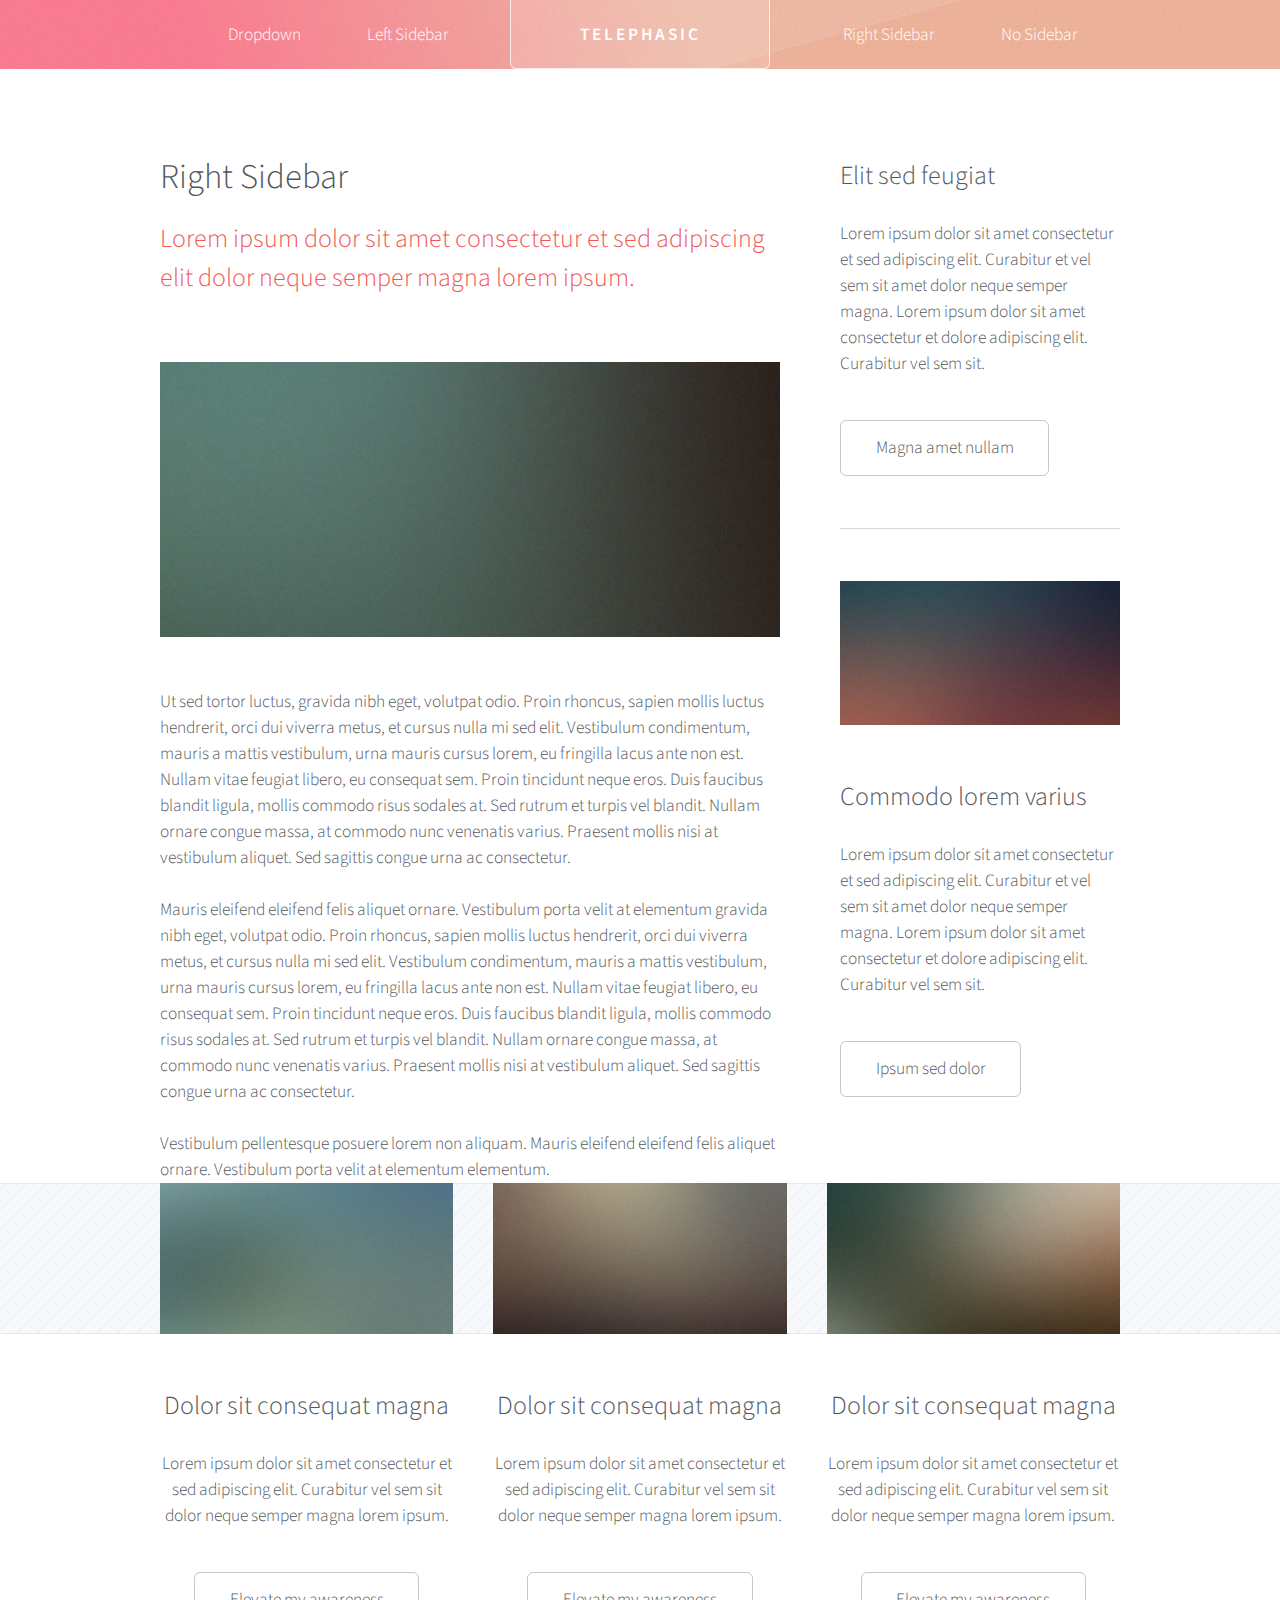
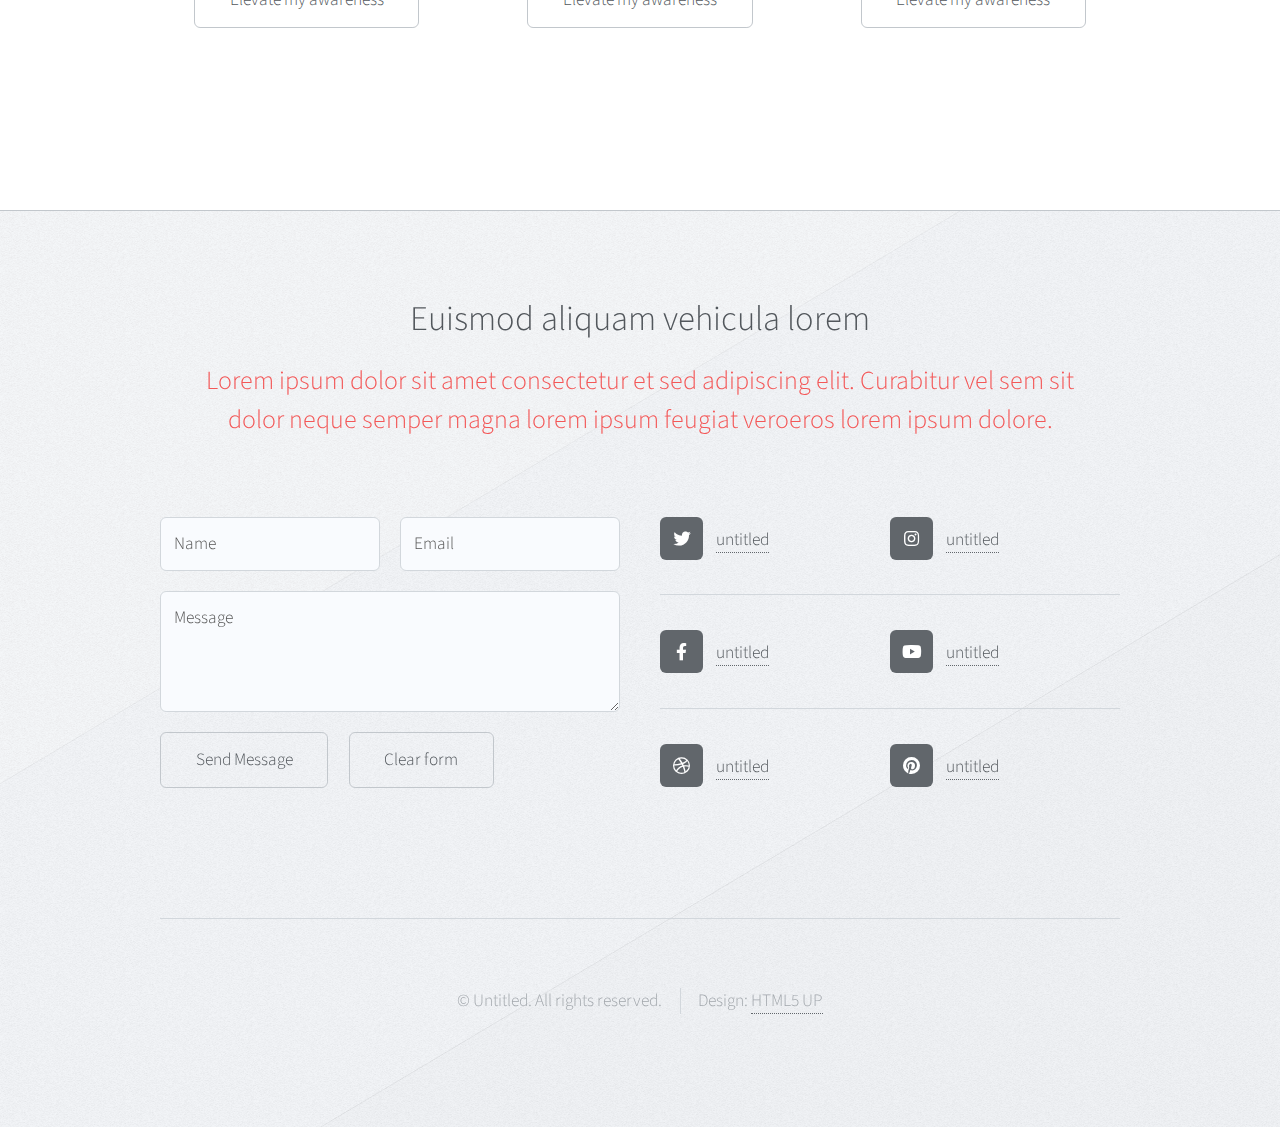
<file: right-sidebar.html>
<!DOCTYPE HTML>
<!--
	Telephasic by HTML5 UP
	html5up.net | @ajlkn
	Free for personal and commercial use under the CCA 3.0 license (html5up.net/license)
-->
<html>
	<head>
		<title>Telephasic by HTML5 UP</title>
		<meta charset="utf-8" />
		<meta name="viewport" content="width=device-width, initial-scale=1, user-scalable=no" />
		<link rel="stylesheet" href="assets/css/main.css" />
	</head>
	<body class="right-sidebar is-preload">
		<div id="page-wrapper">

			<!-- Header -->
				<div id="header-wrapper">
					<div id="header" class="container">

						<!-- Logo -->
							<h1 id="logo"><a href="index.html">Telephasic</a></h1>

						<!-- Nav -->
							<nav id="nav">
								<ul>
									<li>
										<a href="#">Dropdown</a>
										<ul>
											<li><a href="#">Lorem ipsum dolor</a></li>
											<li><a href="#">Magna phasellus</a></li>
											<li><a href="#">Etiam dolore nisl</a></li>
											<li>
												<a href="#">Phasellus consequat</a>
												<ul>
													<li><a href="#">Lorem ipsum dolor</a></li>
													<li><a href="#">Phasellus consequat</a></li>
													<li><a href="#">Magna phasellus</a></li>
													<li><a href="#">Etiam dolore nisl</a></li>
												</ul>
											</li>
											<li><a href="#">Veroeros feugiat</a></li>
										</ul>
									</li>
									<li><a href="left-sidebar.html">Left Sidebar</a></li>
									<li class="break"><a href="right-sidebar.html">Right Sidebar</a></li>
									<li><a href="no-sidebar.html">No Sidebar</a></li>
								</ul>
							</nav>

					</div>
				</div>

			<!-- Main -->
				<div class="wrapper">
					<div class="container" id="main">
						<div class="row gtr-150">
							<div class="col-8 col-12-narrower">

								<!-- Content -->
									<article id="content">
										<header>
											<h2>Right Sidebar</h2>
											<p>Lorem ipsum dolor sit amet consectetur et sed adipiscing elit
											dolor neque semper magna lorem ipsum.</p>
										</header>
										<a href="#" class="image featured"><img src="images/pic01.jpg" alt="" /></a>
										<p>Ut sed tortor luctus, gravida nibh eget, volutpat odio. Proin rhoncus, sapien
										mollis luctus hendrerit, orci dui viverra metus, et cursus nulla mi sed elit. Vestibulum
										condimentum, mauris a mattis vestibulum, urna mauris cursus lorem, eu fringilla lacus
										ante non est. Nullam vitae feugiat libero, eu consequat sem. Proin tincidunt neque
										eros. Duis faucibus blandit ligula, mollis commodo risus sodales at. Sed rutrum et
										turpis vel blandit. Nullam ornare congue massa, at commodo nunc venenatis varius.
										Praesent mollis nisi at vestibulum aliquet. Sed sagittis congue urna ac consectetur.</p>
										<p>Mauris eleifend eleifend felis aliquet ornare. Vestibulum porta velit at elementum
										gravida nibh eget, volutpat odio. Proin rhoncus, sapien
										mollis luctus hendrerit, orci dui viverra metus, et cursus nulla mi sed elit. Vestibulum
										condimentum, mauris a mattis vestibulum, urna mauris cursus lorem, eu fringilla lacus
										ante non est. Nullam vitae feugiat libero, eu consequat sem. Proin tincidunt neque
										eros. Duis faucibus blandit ligula, mollis commodo risus sodales at. Sed rutrum et
										turpis vel blandit. Nullam ornare congue massa, at commodo nunc venenatis varius.
										Praesent mollis nisi at vestibulum aliquet. Sed sagittis congue urna ac consectetur.</p>
										<p>Vestibulum pellentesque posuere lorem non aliquam. Mauris eleifend eleifend
										felis aliquet ornare. Vestibulum porta velit at elementum elementum.</p>
									</article>

							</div>
							<div class="col-4 col-12-narrower">

								<!-- Sidebar -->
									<section id="sidebar">
										<section>
											<header>
												<h3>Elit sed feugiat</h3>
											</header>
											<p>Lorem ipsum dolor sit amet consectetur et sed adipiscing elit. Curabitur et vel
											sem sit amet dolor neque semper magna. Lorem ipsum dolor sit amet consectetur et dolore
											adipiscing elit. Curabitur vel sem sit.</p>
											<ul class="actions">
												<li><a href="#" class="button">Magna amet nullam</a></li>
											</ul>
										</section>
										<section>
											<a href="#" class="image featured"><img src="images/pic07.jpg" alt="" /></a>
											<header>
												<h3>Commodo lorem varius</h3>
											</header>
											<p>Lorem ipsum dolor sit amet consectetur et sed adipiscing elit. Curabitur et vel
											sem sit amet dolor neque semper magna. Lorem ipsum dolor sit amet consectetur et dolore
											adipiscing elit. Curabitur vel sem sit.</p>
											<ul class="actions">
												<li><a href="#" class="button">Ipsum sed dolor</a></li>
											</ul>
										</section>
									</section>

							</div>
						</div>
						<div class="row features">
							<section class="col-4 col-12-narrower feature">
								<div class="image-wrapper first">
									<a href="#" class="image featured"><img src="images/pic03.jpg" alt="" /></a>
								</div>
								<header>
									<h3>Dolor sit consequat magna</h3>
								</header>
								<p>Lorem ipsum dolor sit amet consectetur et sed adipiscing elit. Curabitur
								vel sem sit dolor neque semper magna lorem ipsum.</p>
								<ul class="actions">
									<li><a href="#" class="button">Elevate my awareness</a></li>
								</ul>
							</section>
							<section class="col-4 col-12-narrower feature">
								<div class="image-wrapper">
									<a href="#" class="image featured"><img src="images/pic04.jpg" alt="" /></a>
								</div>
								<header>
									<h3>Dolor sit consequat magna</h3>
								</header>
								<p>Lorem ipsum dolor sit amet consectetur et sed adipiscing elit. Curabitur
								vel sem sit dolor neque semper magna lorem ipsum.</p>
								<ul class="actions">
									<li><a href="#" class="button">Elevate my awareness</a></li>
								</ul>
							</section>
							<section class="col-4 col-12-narrower feature">
								<div class="image-wrapper">
									<a href="#" class="image featured"><img src="images/pic05.jpg" alt="" /></a>
								</div>
								<header>
									<h3>Dolor sit consequat magna</h3>
								</header>
								<p>Lorem ipsum dolor sit amet consectetur et sed adipiscing elit. Curabitur
								vel sem sit dolor neque semper magna lorem ipsum.</p>
								<ul class="actions">
									<li><a href="#" class="button">Elevate my awareness</a></li>
								</ul>
							</section>
						</div>
					</div>
				</div>

			<!-- Footer -->
				<div id="footer-wrapper">
					<div id="footer" class="container">
						<header class="major">
							<h2>Euismod aliquam vehicula lorem</h2>
							<p>Lorem ipsum dolor sit amet consectetur et sed adipiscing elit. Curabitur vel sem sit<br />
							dolor neque semper magna lorem ipsum feugiat veroeros lorem ipsum dolore.</p>
						</header>
						<div class="row">
							<section class="col-6 col-12-narrower">
								<form method="post" action="#">
									<div class="row gtr-50">
										<div class="col-6 col-12-mobile">
											<input name="name" placeholder="Name" type="text" />
										</div>
										<div class="col-6 col-12-mobile">
											<input name="email" placeholder="Email" type="text" />
										</div>
										<div class="col-12">
											<textarea name="message" placeholder="Message"></textarea>
										</div>
										<div class="col-12">
											<ul class="actions">
												<li><input type="submit" value="Send Message" /></li>
												<li><input type="reset" value="Clear form" /></li>
											</ul>
										</div>
									</div>
								</form>
							</section>
							<section class="col-6 col-12-narrower">
								<div class="row gtr-0">
									<ul class="divided icons col-6 col-12-mobile">
										<li class="icon brands fa-twitter"><a href="#"><span class="extra">twitter.com/</span>untitled</a></li>
										<li class="icon brands fa-facebook-f"><a href="#"><span class="extra">facebook.com/</span>untitled</a></li>
										<li class="icon brands fa-dribbble"><a href="#"><span class="extra">dribbble.com/</span>untitled</a></li>
									</ul>
									<ul class="divided icons col-6 col-12-mobile">
										<li class="icon brands fa-instagram"><a href="#"><span class="extra">instagram.com/</span>untitled</a></li>
										<li class="icon brands fa-youtube"><a href="#"><span class="extra">youtube.com/</span>untitled</a></li>
										<li class="icon brands fa-pinterest"><a href="#"><span class="extra">pinterest.com/</span>untitled</a></li>
									</ul>
								</div>
							</section>
						</div>
					</div>
					<div id="copyright" class="container">
						<ul class="menu">
							<li>&copy; Untitled. All rights reserved.</li><li>Design: <a href="http://html5up.net">HTML5 UP</a></li>
						</ul>
					</div>
				</div>

		</div>

		<!-- Scripts -->
			<script src="assets/js/jquery.min.js"></script>
			<script src="assets/js/jquery.dropotron.min.js"></script>
			<script src="assets/js/browser.min.js"></script>
			<script src="assets/js/breakpoints.min.js"></script>
			<script src="assets/js/util.js"></script>
			<script src="assets/js/main.js"></script>

	</body>
</html>
</file>
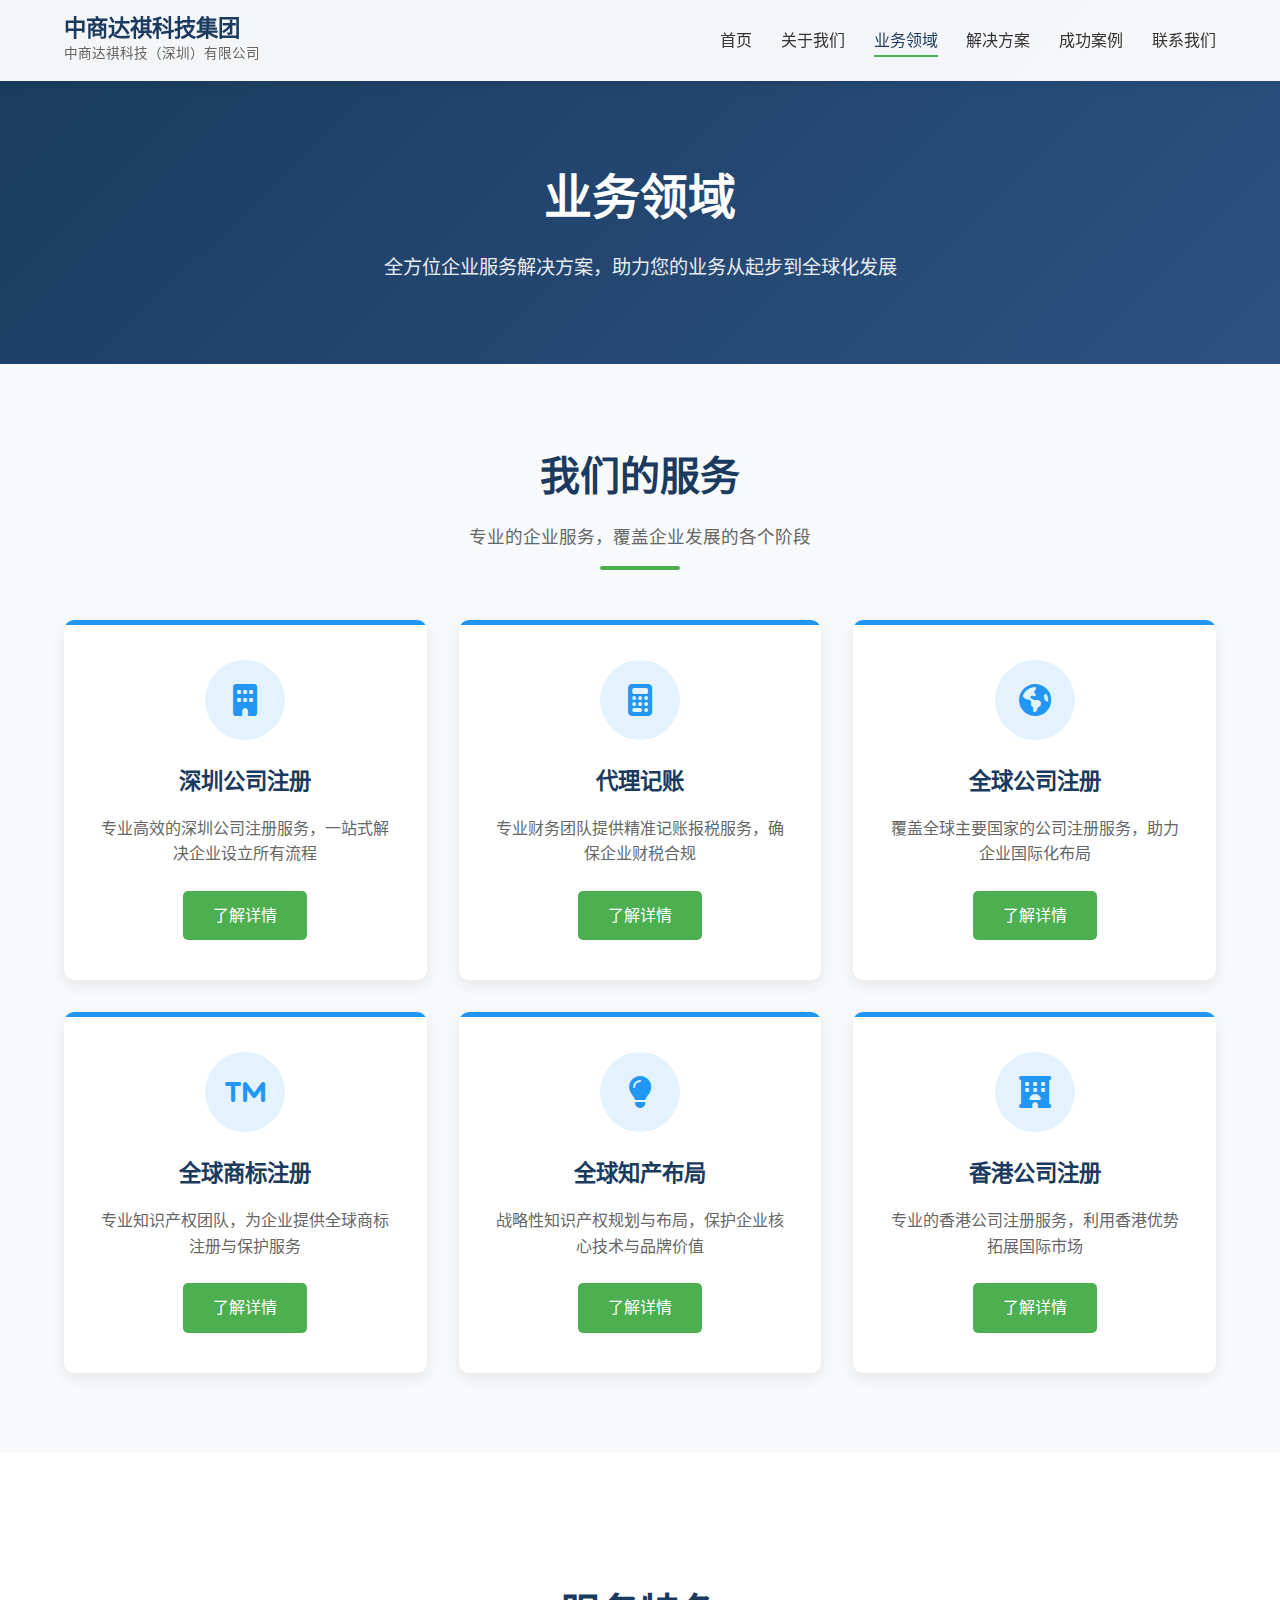
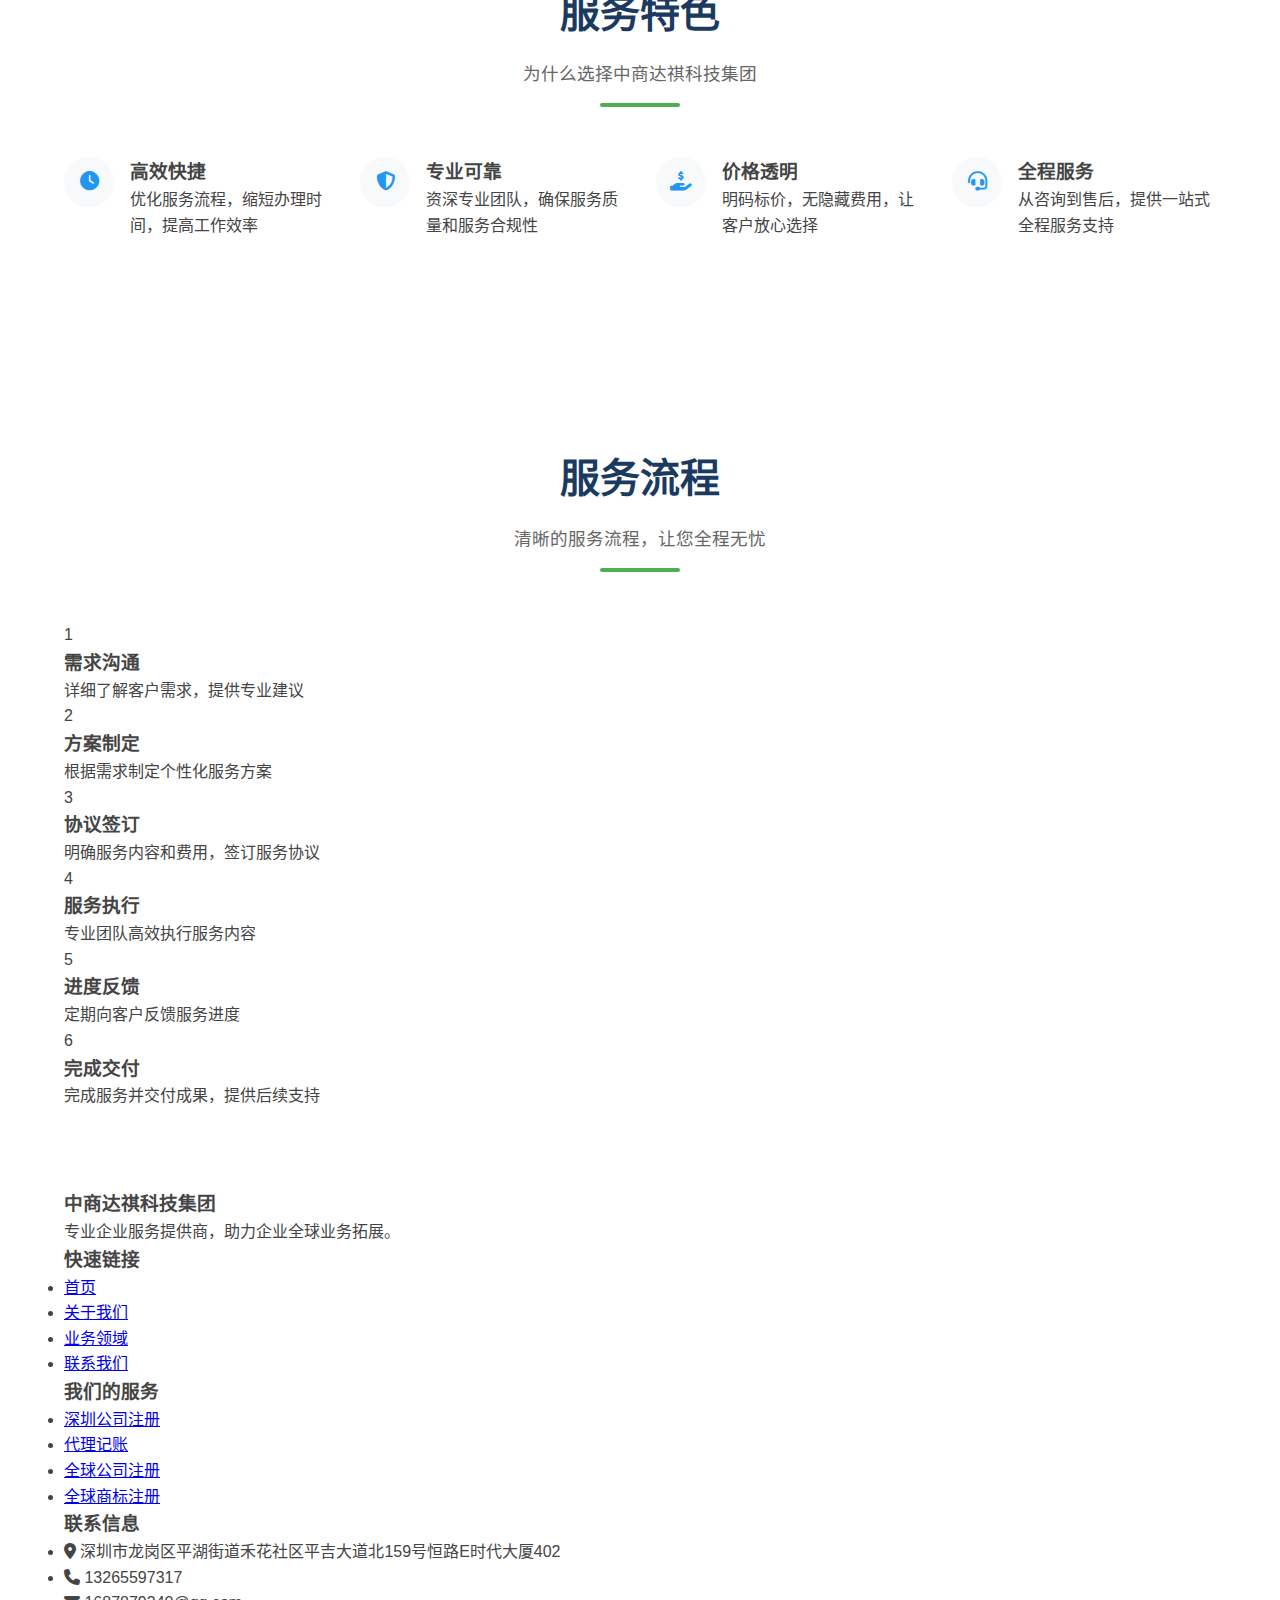
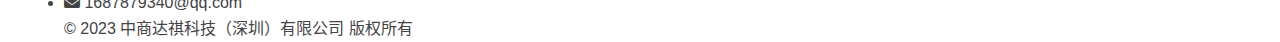
<file: services.html>
<!DOCTYPE html>
<html lang="zh-CN">
<head>
    <meta charset="UTF-8">
    <meta name="viewport" content="width=device-width, initial-scale=1.0">
    <title>业务领域 - 中商达祺科技集团</title>
    <link rel="stylesheet" href="https://cdnjs.cloudflare.com/ajax/libs/font-awesome/6.4.0/css/all.min.css">
    <style>
        /* 基础样式 - 与主页保持一致 */
        :root {
            --primary-color: #1a3a5f;
            --secondary-color: #4CAF50;
            --accent-color: #2196F3;
            --light-color: #f8f9fa;
            --dark-color: #333;
            --text-color: #444;
            --shadow: 0 5px 15px rgba(0, 0, 0, 0.08);
        }
        
        * {
            margin: 0;
            padding: 0;
            box-sizing: border-box;
        }
        
        body {
            font-family: 'Segoe UI', 'Microsoft YaHei', Arial, sans-serif;
            line-height: 1.6;
            color: var(--text-color);
            background-color: #fff;
        }
        
        .container {
            width: 90%;
            max-width: 1200px;
            margin: 0 auto;
        }
        
        section {
            padding: 80px 0;
        }
        
        .section-title {
            text-align: center;
            margin-bottom: 50px;
            position: relative;
        }
        
        .section-title h2 {
            font-size: 2.5rem;
            color: var(--primary-color);
            margin-bottom: 15px;
        }
        
        .section-title p {
            font-size: 1.1rem;
            color: #666;
            max-width: 700px;
            margin: 0 auto;
        }
        
        .section-title::after {
            content: '';
            display: block;
            width: 80px;
            height: 4px;
            background: var(--secondary-color);
            margin: 15px auto;
            border-radius: 2px;
        }
        
        .btn {
            display: inline-block;
            padding: 12px 30px;
            background: var(--secondary-color);
            color: white;
            border: none;
            border-radius: 5px;
            font-size: 1rem;
            font-weight: 500;
            cursor: pointer;
            transition: all 0.3s ease;
            text-decoration: none;
        }
        
        .btn:hover {
            background: #3d8b40;
            transform: translateY(-3px);
            box-shadow: 0 5px 15px rgba(0, 0, 0, 0.1);
        }
        
        /* 页面特定样式 */
        .page-hero {
            background: linear-gradient(135deg, var(--primary-color) 0%, #2c5282 100%);
            color: white;
            padding: 160px 0 80px;
            text-align: center;
        }
        
        .page-hero h1 {
            font-size: 3rem;
            margin-bottom: 1rem;
        }
        
        .page-hero p {
            font-size: 1.2rem;
            max-width: 700px;
            margin: 0 auto;
            opacity: 0.9;
        }
        
        .services-overview {
            background: var(--light-color);
        }
        
        .services-grid {
            display: grid;
            grid-template-columns: repeat(auto-fit, minmax(300px, 1fr));
            gap: 2rem;
        }
        
        .service-card {
            background: white;
            padding: 2.5rem 2rem;
            border-radius: 10px;
            box-shadow: var(--shadow);
            text-align: center;
            transition: transform 0.3s;
            position: relative;
            overflow: hidden;
        }
        
        .service-card::before {
            content: '';
            position: absolute;
            top: 0;
            left: 0;
            width: 100%;
            height: 5px;
            background: var(--accent-color);
        }
        
        .service-card:hover {
            transform: translateY(-10px);
        }
        
        .service-icon {
            width: 80px;
            height: 80px;
            background: #e3f2fd;
            border-radius: 50%;
            display: flex;
            align-items: center;
            justify-content: center;
            margin: 0 auto 1.5rem;
            font-size: 2rem;
            color: var(--accent-color);
        }
        
        .service-card h3 {
            margin-bottom: 1rem;
            color: var(--primary-color);
            font-size: 1.4rem;
        }
        
        .service-card p {
            margin-bottom: 1.5rem;
            color: #666;
        }
        
        .service-features {
            margin: 3rem 0;
        }
        
        .feature-grid {
            display: grid;
            grid-template-columns: repeat(auto-fit, minmax(250px, 1fr));
            gap: 2rem;
        }
        
        .feature-item {
            display: flex;
            align-items: flex-start;
            gap: 1rem;
        }
        
        .feature-icon {
            width: 50px;
            height: 50px;
            background: var(--light-color);
            border-radius: 50%;
            display: flex;
            align-items: center;
            justify-content: center;
            color: var(--accent-color);
            font-size: 1.2rem;
            flex-shrink: 0;
        }
        
        /* 导航栏样式 */
        header {
            background: rgba(255, 255, 255, 0.95);
            box-shadow: 0 2px 10px rgba(0, 0, 0, 0.1);
            position: fixed;
            width: 100%;
            top: 0;
            z-index: 1000;
            transition: all 0.3s ease;
        }
        
        .header-container {
            display: flex;
            justify-content: space-between;
            align-items: center;
            padding: 1rem 0;
        }
        
        .logo {
            display: flex;
            align-items: center;
        }
        
        .logo-text {
            display: flex;
            flex-direction: column;
        }
        
        .logo-text .brand {
            font-size: 1.4rem;
            font-weight: 700;
            color: var(--primary-color);
            line-height: 1.2;
        }
        
        .logo-text .company {
            font-size: 0.85rem;
            color: #666;
        }
        
        nav ul {
            display: flex;
            list-style: none;
        }
        
        nav li {
            position: relative;
            margin-left: 1.8rem;
        }
        
        nav a {
            text-decoration: none;
            color: var(--dark-color);
            font-weight: 500;
            transition: color 0.3s;
            padding: 0.5rem 0;
            position: relative;
        }
        
        nav a::after {
            content: '';
            position: absolute;
            width: 0;
            height: 2px;
            bottom: 0;
            left: 0;
            background-color: var(--secondary-color);
            transition: width 0.3s ease;
        }
        
        nav a:hover::after, nav a.active::after {
            width: 100%;
        }
        
        nav a:hover, nav a.active {
            color: var(--primary-color);
        }
        
        .dropdown-menu {
            position: absolute;
            top: 100%;
            left: 0;
            background: white;
            box-shadow: var(--shadow);
            border-radius: 5px;
            min-width: 200px;
            opacity: 0;
            visibility: hidden;
            transform: translateY(10px);
            transition: all 0.3s ease;
            z-index: 100;
        }
        
        .dropdown:hover .dropdown-menu {
            opacity: 1;
            visibility: visible;
            transform: translateY(0);
        }
        
        .dropdown-menu li {
            margin: 0;
            width: 100%;
        }
        
        .dropdown-menu a {
            display: block;
            padding: 0.8rem 1.5rem;
            border-bottom: 1px solid #f0f0f0;
        }
        
        .dropdown-menu a:hover {
            background: #f8f9fa;
        }
        
        .mobile-menu-toggle {
            display: none;
            flex-direction: column;
            cursor: pointer;
        }
        
        .mobile-menu-toggle span {
            width: 25px;
            height: 3px;
            background: var(--dark-color);
            margin: 3px 0;
            transition: 0.3s;
        }
        
        /* 响应式设计 */
        @media (max-width: 768px) {
            nav {
                display: none;
            }
            
            .mobile-menu-toggle {
                display: flex;
            }
            
            nav.active {
                display: block;
                position: absolute;
                top: 100%;
                left: 0;
                width: 100%;
                background: white;
                box-shadow: 0 5px 10px rgba(0, 0, 0, 0.1);
            }
            
            nav.active ul {
                flex-direction: column;
            }
            
            nav.active li {
                margin: 0;
                width: 100%;
            }
            
            nav.active a {
                display: block;
                padding: 1rem 2rem;
                border-bottom: 1px solid #f0f0f0;
            }
            
            .dropdown-menu {
                position: static;
                box-shadow: none;
                border-radius: 0;
                opacity: 1;
                visibility: visible;
                transform: none;
            }
            
            .page-hero h1 {
                font-size: 2.2rem;
            }
        }
    </style>
</head>
<body>
    <!-- 导航栏 -->
    <header>
        <div class="container header-container">
            <div class="logo">
                <div class="logo-text">
                    <div class="brand">中商达祺科技集团</div>
                    <div class="company">中商达祺科技（深圳）有限公司</div>
                </div>
            </div>
            <nav>
                <ul>
                    <li><a href="index.html">首页</a></li>
                    <li><a href="about.html">关于我们</a></li>
                    <li class="dropdown">
                        <a href="services.html" class="active">业务领域</a>
                        <ul class="dropdown-menu">
                            <li><a href="shenzhen-registration.html">深圳公司注册</a></li>
                            <li><a href="accounting.html">代理记账</a></li>
                            <li><a href="global-registration.html">全球公司注册</a></li>
                            <li><a href="trademark.html">全球商标注册</a></li>
                            <li><a href="intellectual-property.html">全球知产布局</a></li>
                            <li><a href="hongkong-registration.html">香港公司注册</a></li>
                        </ul>
                    </li>
                    <li><a href="solutions.html">解决方案</a></li>
                    <li><a href="cases.html">成功案例</a></li>
                    <li><a href="contact.html">联系我们</a></li>
                </ul>
            </nav>
            <div class="mobile-menu-toggle">
                <span></span>
                <span></span>
                <span></span>
            </div>
        </div>
    </header>

    <!-- 页面英雄区域 -->
    <section class="page-hero">
        <div class="container">
            <h1>业务领域</h1>
            <p>全方位企业服务解决方案，助力您的业务从起步到全球化发展</p>
        </div>
    </section>

    <!-- 业务总览 -->
    <section class="services-overview">
        <div class="container">
            <div class="section-title">
                <h2>我们的服务</h2>
                <p>专业的企业服务，覆盖企业发展的各个阶段</p>
            </div>
            <div class="services-grid">
                <div class="service-card">
                    <div class="service-icon">
                        <i class="fas fa-building"></i>
                    </div>
                    <h3>深圳公司注册</h3>
                    <p>专业高效的深圳公司注册服务，一站式解决企业设立所有流程</p>
                    <a href="shenzhen-registration.html" class="btn">了解详情</a>
                </div>
                <div class="service-card">
                    <div class="service-icon">
                        <i class="fas fa-calculator"></i>
                    </div>
                    <h3>代理记账</h3>
                    <p>专业财务团队提供精准记账报税服务，确保企业财税合规</p>
                    <a href="accounting.html" class="btn">了解详情</a>
                </div>
                <div class="service-card">
                    <div class="service-icon">
                        <i class="fas fa-globe-americas"></i>
                    </div>
                    <h3>全球公司注册</h3>
                    <p>覆盖全球主要国家的公司注册服务，助力企业国际化布局</p>
                    <a href="global-registration.html" class="btn">了解详情</a>
                </div>
                <div class="service-card">
                    <div class="service-icon">
                        <i class="fas fa-trademark"></i>
                    </div>
                    <h3>全球商标注册</h3>
                    <p>专业知识产权团队，为企业提供全球商标注册与保护服务</p>
                    <a href="trademark.html" class="btn">了解详情</a>
                </div>
                <div class="service-card">
                    <div class="service-icon">
                        <i class="fas fa-lightbulb"></i>
                    </div>
                    <h3>全球知产布局</h3>
                    <p>战略性知识产权规划与布局，保护企业核心技术与品牌价值</p>
                    <a href="intellectual-property.html" class="btn">了解详情</a>
                </div>
                <div class="service-card">
                    <div class="service-icon">
                        <i class="fas fa-hotel"></i>
                    </div>
                    <h3>香港公司注册</h3>
                    <p>专业的香港公司注册服务，利用香港优势拓展国际市场</p>
                    <a href="hongkong-registration.html" class="btn">了解详情</a>
                </div>
            </div>
        </div>
    </section>

    <!-- 服务特色 -->
    <section class="service-features">
        <div class="container">
            <div class="section-title">
                <h2>服务特色</h2>
                <p>为什么选择中商达祺科技集团</p>
            </div>
            <div class="feature-grid">
                <div class="feature-item">
                    <div class="feature-icon">
                        <i class="fas fa-clock"></i>
                    </div>
                    <div class="feature-content">
                        <h3>高效快捷</h3>
                        <p>优化服务流程，缩短办理时间，提高工作效率</p>
                    </div>
                </div>
                <div class="feature-item">
                    <div class="feature-icon">
                        <i class="fas fa-shield-alt"></i>
                    </div>
                    <div class="feature-content">
                        <h3>专业可靠</h3>
                        <p>资深专业团队，确保服务质量和服务合规性</p>
                    </div>
                </div>
                <div class="feature-item">
                    <div class="feature-icon">
                        <i class="fas fa-hand-holding-usd"></i>
                    </div>
                    <div class="feature-content">
                        <h3>价格透明</h3>
                        <p>明码标价，无隐藏费用，让客户放心选择</p>
                    </div>
                </div>
                <div class="feature-item">
                    <div class="feature-icon">
                        <i class="fas fa-headset"></i>
                    </div>
                    <div class="feature-content">
                        <h3>全程服务</h3>
                        <p>从咨询到售后，提供一站式全程服务支持</p>
                    </div>
                </div>
            </div>
        </div>
    </section>

    <!-- 服务流程 -->
    <section class="service-process">
        <div class="container">
            <div class="section-title">
                <h2>服务流程</h2>
                <p>清晰的服务流程，让您全程无忧</p>
            </div>
            <div class="process-steps">
                <div class="process-step">
                    <div class="step-number">1</div>
                    <h3>需求沟通</h3>
                    <p>详细了解客户需求，提供专业建议</p>
                </div>
                <div class="process-step">
                    <div class="step-number">2</div>
                    <h3>方案制定</h3>
                    <p>根据需求制定个性化服务方案</p>
                </div>
                <div class="process-step">
                    <div class="step-number">3</div>
                    <h3>协议签订</h3>
                    <p>明确服务内容和费用，签订服务协议</p>
                </div>
                <div class="process-step">
                    <div class="step-number">4</div>
                    <h3>服务执行</h3>
                    <p>专业团队高效执行服务内容</p>
                </div>
                <div class="process-step">
                    <div class="step-number">5</div>
                    <h3>进度反馈</h3>
                    <p>定期向客户反馈服务进度</p>
                </div>
                <div class="process-step">
                    <div class="step-number">6</div>
                    <h3>完成交付</h3>
                    <p>完成服务并交付成果，提供后续支持</p>
                </div>
            </div>
        </div>
    </section>

    <!-- 页脚 -->
    <footer>
        <div class="container">
            <div class="footer-content">
                <div class="footer-column">
                    <h3>中商达祺科技集团</h3>
                    <p>专业企业服务提供商，助力企业全球业务拓展。</p>
                </div>
                <div class="footer-column">
                    <h3>快速链接</h3>
                    <ul>
                        <li><a href="index.html">首页</a></li>
                        <li><a href="about.html">关于我们</a></li>
                        <li><a href="services.html">业务领域</a></li>
                        <li><a href="contact.html">联系我们</a></li>
                    </ul>
                </div>
                <div class="footer-column">
                    <h3>我们的服务</h3>
                    <ul>
                        <li><a href="shenzhen-registration.html">深圳公司注册</a></li>
                        <li><a href="accounting.html">代理记账</a></li>
                        <li><a href="global-registration.html">全球公司注册</a></li>
                        <li><a href="trademark.html">全球商标注册</a></li>
                    </ul>
                </div>
                <div class="footer-column">
                    <h3>联系信息</h3>
                    <ul>
                        <li><i class="fas fa-map-marker-alt"></i> 深圳市龙岗区平湖街道禾花社区平吉大道北159号恒路E时代大厦402</li>
                        <li><i class="fas fa-phone"></i> 13265597317</li>
                        <li><i class="fas fa-envelope"></i> 1687879340@qq.com</li>
                    </ul>
                </div>
            </div>
            <div class="footer-bottom">
                <p>&copy; 2023 中商达祺科技（深圳）有限公司 版权所有</p>
            </div>
        </div>
    </footer>

    <script>
        // 导航栏滚动效果
        window.addEventListener('scroll', function() {
            const header = document.querySelector('header');
            if (window.scrollY > 100) {
                header.style.background = 'rgba(255, 255, 255, 0.98)';
                header.style.boxShadow = '0 2px 20px rgba(0, 0, 0, 0.1)';
            } else {
                header.style.background = 'rgba(255, 255, 255, 0.95)';
                header.style.boxShadow = '0 2px 10px rgba(0, 0, 0, 0.1)';
            }
        });

        // 移动端菜单切换
        document.querySelector('.mobile-menu-toggle').addEventListener('click', function() {
            const nav = document.querySelector('nav');
            nav.classList.toggle('active');
            
            const spans = this.querySelectorAll('span');
            if (nav.classList.contains('active')) {
                spans[0].style.transform = 'rotate(45deg) translate(5px, 5px)';
                spans[1].style.opacity = '0';
                spans[2].style.transform = 'rotate(-45deg) translate(7px, -6px)';
            } else {
                spans[0].style.transform = 'none';
                spans[1].style.opacity = '1';
                spans[2].style.transform = 'none';
            }
        });
    </script>
</body>
</html>
</file>
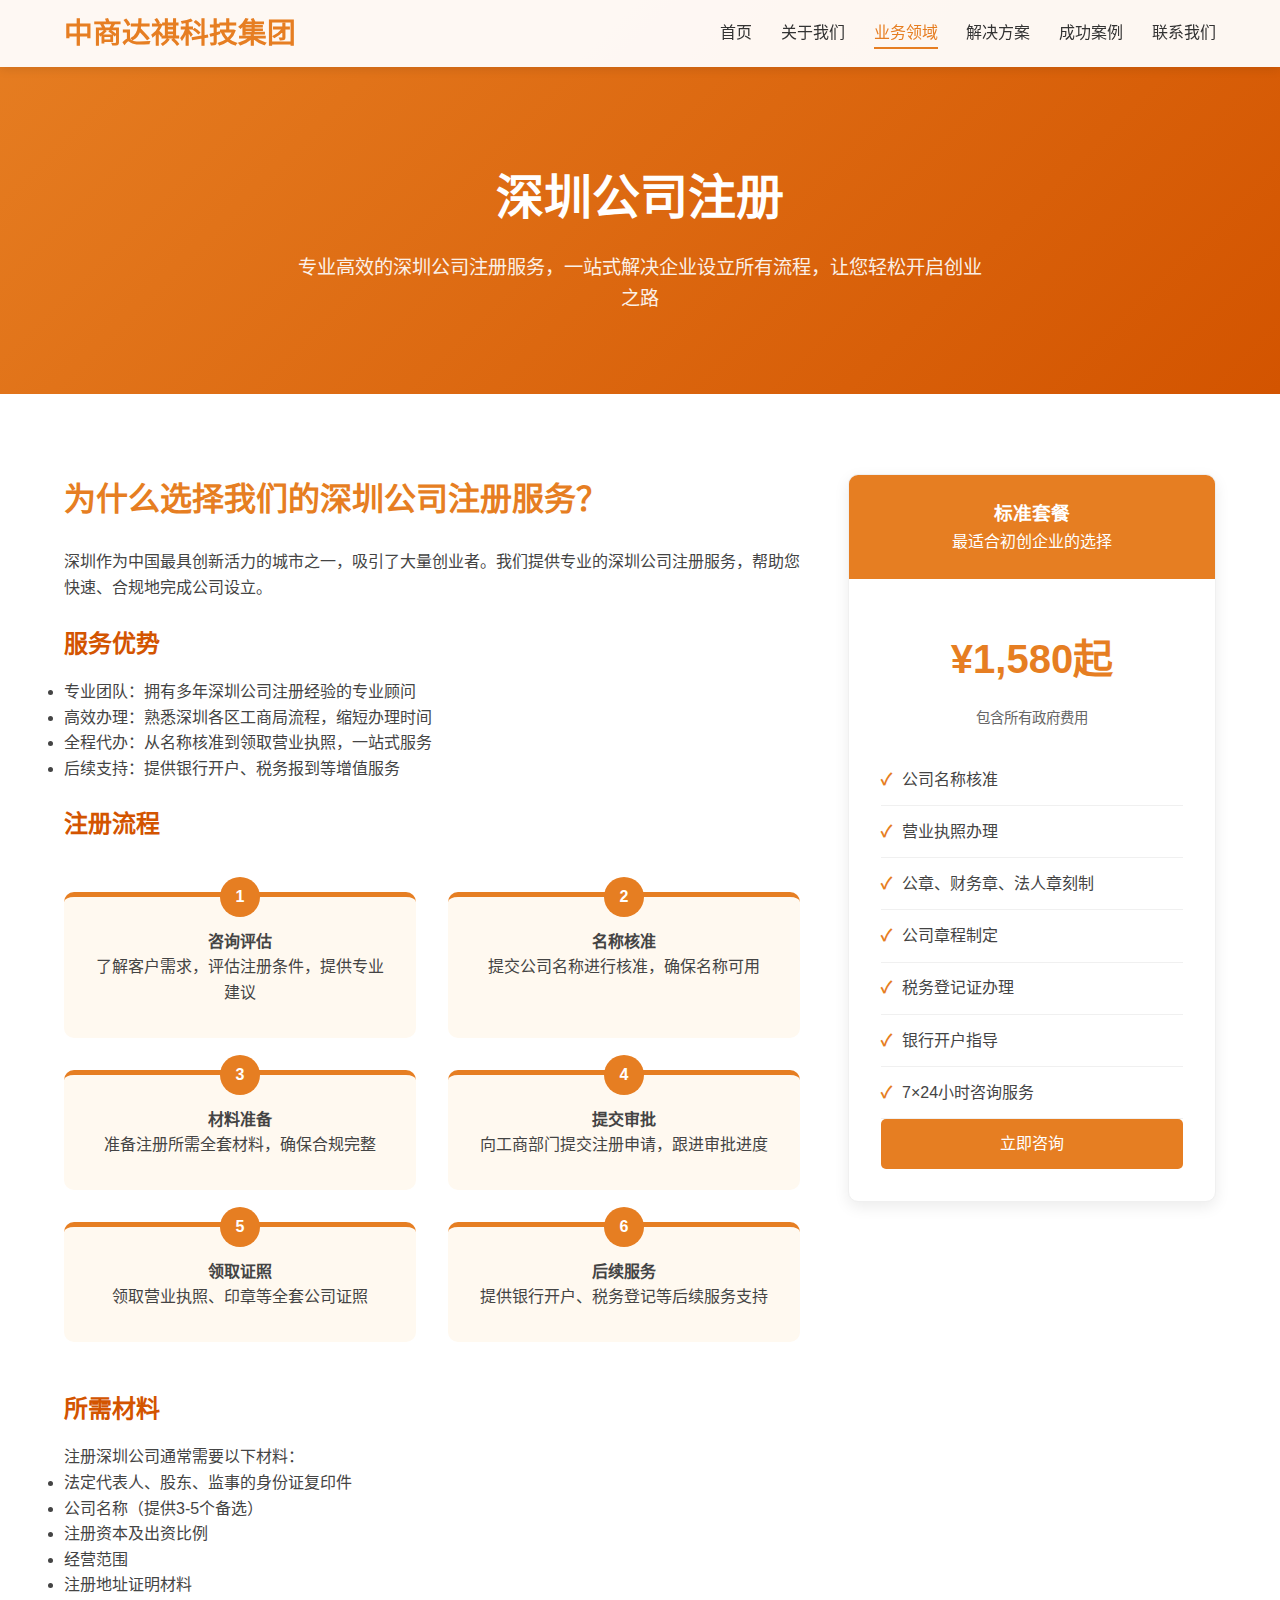
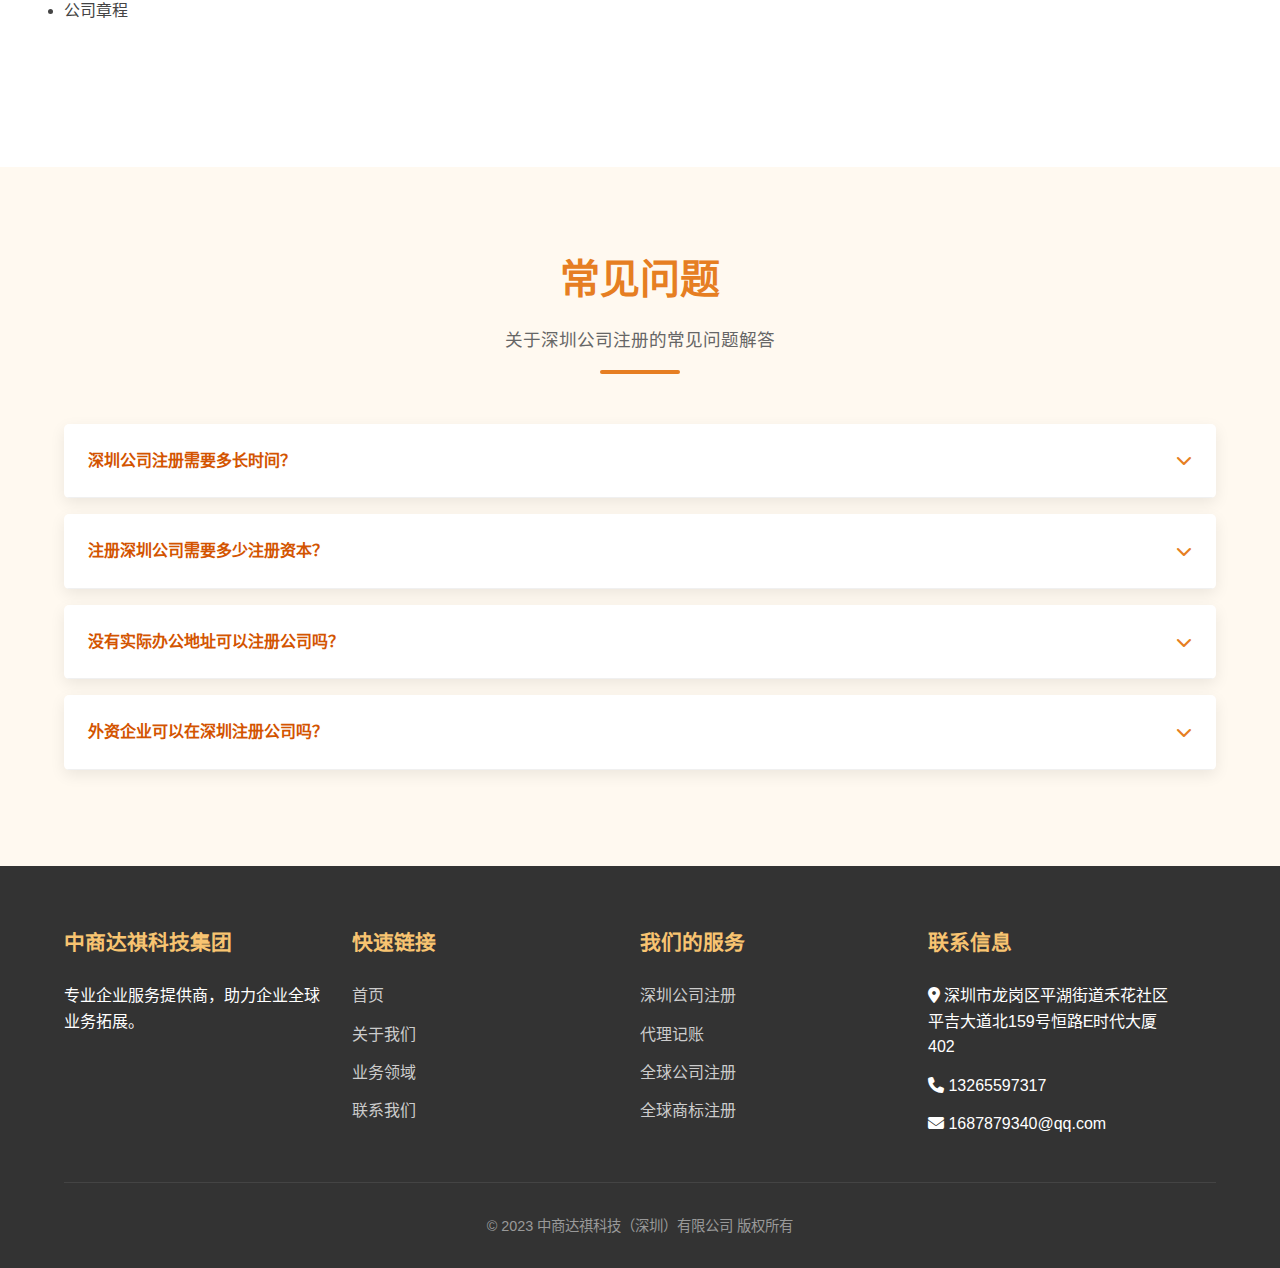
<file: shenzhen-registration.html>
<!DOCTYPE html>
<html lang="zh-CN">
<head>
    <meta charset="UTF-8">
    <meta name="viewport" content="width=device-width, initial-scale=1.0">
    <title>深圳公司注册 - 中商达祺科技集团</title>
    <link rel="stylesheet" href="https://cdnjs.cloudflare.com/ajax/libs/font-awesome/6.4.0/css/all.min.css">
    <style>
        /* 橙色系配色方案 - 与图示风格一致 */
        :root {
            --primary-color: #E67E22; /* 主橙色 */
            --primary-dark: #D35400; /* 深橙色 */
            --primary-light: #F39C12; /* 浅橙色 */
            --secondary-color: #F8C471; /* 辅助色：浅橙黄 */
            --accent-color: #D35400; /* 强调色：深橙 */
            --light-color: #FFF9F0; /* 浅色背景：暖白 */
            --dark-color: #333;
            --text-color: #444;
            --shadow: 0 5px 15px rgba(0, 0, 0, 0.08);
        }
        
        * {
            margin: 0;
            padding: 0;
            box-sizing: border-box;
        }
        
        body {
            font-family: 'Segoe UI', 'Microsoft YaHei', Arial, sans-serif;
            line-height: 1.6;
            color: var(--text-color);
            background-color: #fff;
        }
        
        .container {
            width: 90%;
            max-width: 1200px;
            margin: 0 auto;
        }
        
        section {
            padding: 80px 0;
        }
        
        .section-title {
            text-align: center;
            margin-bottom: 50px;
            position: relative;
        }
        
        .section-title h2 {
            font-size: 2.5rem;
            color: var(--primary-color);
            margin-bottom: 15px;
        }
        
        .section-title p {
            font-size: 1.1rem;
            color: #666;
            max-width: 700px;
            margin: 0 auto;
        }
        
        .section-title::after {
            content: '';
            display: block;
            width: 80px;
            height: 4px;
            background: var(--primary-color);
            margin: 15px auto;
            border-radius: 2px;
        }
        
        .btn {
            display: inline-block;
            padding: 12px 30px;
            background: var(--primary-color);
            color: white;
            border: none;
            border-radius: 5px;
            font-size: 1rem;
            font-weight: 500;
            cursor: pointer;
            transition: all 0.3s ease;
            text-decoration: none;
        }
        
        .btn:hover {
            background: var(--primary-dark);
            transform: translateY(-3px);
            box-shadow: 0 5px 15px rgba(0, 0, 0, 0.1);
        }
        
        /* 子页面特定样式 */
        .page-hero {
            background: linear-gradient(135deg, var(--primary-color) 0%, var(--primary-dark) 100%);
            color: white;
            padding: 160px 0 80px;
            text-align: center;
        }
        
        .page-hero h1 {
            font-size: 3rem;
            margin-bottom: 1rem;
        }
        
        .page-hero p {
            font-size: 1.2rem;
            max-width: 700px;
            margin: 0 auto;
            opacity: 0.9;
        }
        
        .service-detail {
            padding: 80px 0;
        }
        
        .detail-content {
            display: flex;
            gap: 3rem;
            margin-bottom: 4rem;
        }
        
        .detail-text {
            flex: 2;
        }
        
        .detail-text h2 {
            color: var(--primary-color);
            margin-bottom: 1.5rem;
            font-size: 2rem;
        }
        
        .detail-text h3 {
            color: var(--primary-dark);
            margin: 1.5rem 0 1rem;
            font-size: 1.5rem;
        }
        
        .detail-sidebar {
            flex: 1;
        }
        
        .process-steps {
            display: grid;
            grid-template-columns: repeat(auto-fit, minmax(250px, 1fr));
            gap: 2rem;
            margin: 3rem 0;
        }
        
        .process-step {
            background: var(--light-color);
            padding: 2rem;
            border-radius: 10px;
            text-align: center;
            position: relative;
            border-top: 5px solid var(--primary-color);
        }
        
        .step-number {
            position: absolute;
            top: -20px;
            left: 50%;
            transform: translateX(-50%);
            width: 40px;
            height: 40px;
            background: var(--primary-color);
            color: white;
            border-radius: 50%;
            display: flex;
            align-items: center;
            justify-content: center;
            font-weight: bold;
        }
        
        .pricing-table {
            background: white;
            border-radius: 10px;
            box-shadow: var(--shadow);
            overflow: hidden;
            border: 1px solid #f0f0f0;
        }
        
        .pricing-header {
            background: var(--primary-color);
            color: white;
            padding: 1.5rem;
            text-align: center;
        }
        
        .pricing-body {
            padding: 2rem;
        }
        
        .price {
            font-size: 2.5rem;
            font-weight: bold;
            color: var(--primary-color);
            text-align: center;
            margin: 1rem 0;
        }
        
        .price-note {
            text-align: center;
            color: #666;
            font-size: 0.9rem;
            margin-bottom: 1.5rem;
        }
        
        .features-list {
            list-style: none;
        }
        
        .features-list li {
            padding: 0.8rem 0;
            border-bottom: 1px solid #f0f0f0;
            display: flex;
            align-items: center;
        }
        
        .features-list li:before {
            content: '✓';
            color: var(--primary-color);
            font-weight: bold;
            margin-right: 10px;
        }
        
        .faq-section {
            background: var(--light-color);
        }
        
        .faq-item {
            background: white;
            margin-bottom: 1rem;
            border-radius: 5px;
            overflow: hidden;
            box-shadow: var(--shadow);
        }
        
        .faq-question {
            padding: 1.5rem;
            font-weight: 600;
            cursor: pointer;
            display: flex;
            justify-content: space-between;
            align-items: center;
            color: var(--primary-dark);
            border-bottom: 1px solid #f0f0f0;
        }
        
        .faq-question i {
            color: var(--primary-color);
            transition: transform 0.3s ease;
        }
        
        .faq-item.active .faq-question i {
            transform: rotate(180deg);
        }
        
        .faq-answer {
            padding: 0 1.5rem 1.5rem;
            display: none;
        }
        
        .faq-item.active .faq-answer {
            display: block;
        }
        
        /* 导航栏样式 */
        header {
            background: rgba(255, 255, 255, 0.95);
            box-shadow: 0 2px 10px rgba(0, 0, 0, 0.1);
            position: fixed;
            width: 100%;
            top: 0;
            z-index: 1000;
            transition: all 0.3s ease;
        }
        
        .header-container {
            display: flex;
            justify-content: space-between;
            align-items: center;
            padding: 1rem 0;
        }
        
        .logo {
            display: flex;
            align-items: center;
        }
        
        .logo-text {
            display: flex;
            flex-direction: column;
        }
        
        .logo-text .brand {
            font-size: 1.8rem;
            font-weight: 700;
            color: var(--primary-color);
            line-height: 1.2;
        }
        
        .logo-text .company {
            font-size: 0.85rem;
            color: #666;
        }
        
        nav ul {
            display: flex;
            list-style: none;
        }
        
        nav li {
            position: relative;
            margin-left: 1.8rem;
        }
        
        nav a {
            text-decoration: none;
            color: var(--dark-color);
            font-weight: 500;
            transition: color 0.3s;
            padding: 0.5rem 0;
            position: relative;
        }
        
        nav a::after {
            content: '';
            position: absolute;
            width: 0;
            height: 2px;
            bottom: 0;
            left: 0;
            background-color: var(--primary-color);
            transition: width 0.3s ease;
        }
        
        nav a:hover::after, nav a.active::after {
            width: 100%;
        }
        
        nav a:hover, nav a.active {
            color: var(--primary-color);
        }
        
        .dropdown-menu {
            position: absolute;
            top: 100%;
            left: 0;
            background: white;
            box-shadow: var(--shadow);
            border-radius: 5px;
            min-width: 200px;
            opacity: 0;
            visibility: hidden;
            transform: translateY(10px);
            transition: all 0.3s ease;
            z-index: 100;
        }
        
        .dropdown:hover .dropdown-menu {
            opacity: 1;
            visibility: visible;
            transform: translateY(0);
        }
        
        .dropdown-menu li {
            margin: 0;
            width: 100%;
        }
        
        .dropdown-menu a {
            display: block;
            padding: 0.8rem 1.5rem;
            border-bottom: 1px solid #f0f0f0;
        }
        
        .dropdown-menu a:hover {
            background: var(--light-color);
        }
        
        .mobile-menu-toggle {
            display: none;
            flex-direction: column;
            cursor: pointer;
        }
        
        .mobile-menu-toggle span {
            width: 25px;
            height: 3px;
            background: var(--primary-color);
            margin: 3px 0;
            transition: 0.3s;
        }
        
        /* 页脚样式 */
        footer {
            background: var(--dark-color);
            color: white;
            padding: 60px 0 30px;
        }
        
        .footer-content {
            display: flex;
            justify-content: space-between;
            margin-bottom: 2rem;
        }
        
        .footer-column {
            flex: 1;
            padding-right: 2rem;
        }
        
        .footer-column h3 {
            font-size: 1.3rem;
            margin-bottom: 1.5rem;
            color: var(--secondary-color);
        }
        
        .footer-column ul {
            list-style: none;
        }
        
        .footer-column ul li {
            margin-bottom: 0.8rem;
        }
        
        .footer-column ul li a {
            color: #ccc;
            text-decoration: none;
            transition: color 0.3s;
        }
        
        .footer-column ul li a:hover {
            color: var(--secondary-color);
        }
        
        .footer-bottom {
            text-align: center;
            padding-top: 2rem;
            border-top: 1px solid #444;
            color: #999;
            font-size: 0.9rem;
        }
        
        /* 响应式设计 */
        @media (max-width: 992px) {
            .detail-content {
                flex-direction: column;
            }
        }
        
        @media (max-width: 768px) {
            nav {
                display: none;
            }
            
            .mobile-menu-toggle {
                display: flex;
            }
            
            nav.active {
                display: block;
                position: absolute;
                top: 100%;
                left: 0;
                width: 100%;
                background: white;
                box-shadow: 0 5px 10px rgba(0, 0, 0, 0.1);
            }
            
            nav.active ul {
                flex-direction: column;
            }
            
            nav.active li {
                margin: 0;
                width: 100%;
            }
            
            nav.active a {
                display: block;
                padding: 1rem 2rem;
                border-bottom: 1px solid #f0f0f0;
            }
            
            .dropdown-menu {
                position: static;
                box-shadow: none;
                border-radius: 0;
                opacity: 1;
                visibility: visible;
                transform: none;
            }
            
            .page-hero h1 {
                font-size: 2.2rem;
            }
        }
    </style>
</head>
<body>
    <!-- 导航栏 -->
    <header>
        <div class="container header-container">
            <div class="logo">
                <div class="logo-text">
                    <div class="brand">中商达祺科技集团</div>
                </div>
            </div>
            <nav>
                <ul>
                    <li><a href="index.html">首页</a></li>
                    <li><a href="about.html">关于我们</a></li>
                    <li class="dropdown">
                        <a href="services.html" class="active">业务领域</a>
                        <ul class="dropdown-menu">
                            <li><a href="shenzhen-registration.html" class="active">深圳公司注册</a></li>
                            <li><a href="accounting.html">代理记账</a></li>
                            <li><a href="global-registration.html">全球公司注册</a></li>
                            <li><a href="trademark.html">全球商标注册</a></li>
                            <li><a href="intellectual-property.html">全球知产布局</a></li>
                            <li><a href="hongkong-registration.html">香港公司注册</a></li>
                        </ul>
                    </li>
                    <li><a href="solutions.html">解决方案</a></li>
                    <li><a href="cases.html">成功案例</a></li>
                    <li><a href="contact.html">联系我们</a></li>
                </ul>
            </nav>
            <div class="mobile-menu-toggle">
                <span></span>
                <span></span>
                <span></span>
            </div>
        </div>
    </header>

    <!-- 页面英雄区域 -->
    <section class="page-hero">
        <div class="container">
            <h1>深圳公司注册</h1>
            <p>专业高效的深圳公司注册服务，一站式解决企业设立所有流程，让您轻松开启创业之路</p>
        </div>
    </section>

    <!-- 服务详情 -->
    <section class="service-detail">
        <div class="container">
            <div class="detail-content">
                <div class="detail-text">
                    <h2>为什么选择我们的深圳公司注册服务？</h2>
                    <p>深圳作为中国最具创新活力的城市之一，吸引了大量创业者。我们提供专业的深圳公司注册服务，帮助您快速、合规地完成公司设立。</p>
                    
                    <h3>服务优势</h3>
                    <ul>
                        <li>专业团队：拥有多年深圳公司注册经验的专业顾问</li>
                        <li>高效办理：熟悉深圳各区工商局流程，缩短办理时间</li>
                        <li>全程代办：从名称核准到领取营业执照，一站式服务</li>
                        <li>后续支持：提供银行开户、税务报到等增值服务</li>
                    </ul>
                    
                    <h3>注册流程</h3>
                    <div class="process-steps">
                        <div class="process-step">
                            <div class="step-number">1</div>
                            <h4>咨询评估</h4>
                            <p>了解客户需求，评估注册条件，提供专业建议</p>
                        </div>
                        <div class="process-step">
                            <div class="step-number">2</div>
                            <h4>名称核准</h4>
                            <p>提交公司名称进行核准，确保名称可用</p>
                        </div>
                        <div class="process-step">
                            <div class="step-number">3</div>
                            <h4>材料准备</h4>
                            <p>准备注册所需全套材料，确保合规完整</p>
                        </div>
                        <div class="process-step">
                            <div class="step-number">4</div>
                            <h4>提交审批</h4>
                            <p>向工商部门提交注册申请，跟进审批进度</p>
                        </div>
                        <div class="process-step">
                            <div class="step-number">5</div>
                            <h4>领取证照</h4>
                            <p>领取营业执照、印章等全套公司证照</p>
                        </div>
                        <div class="process-step">
                            <div class="step-number">6</div>
                            <h4>后续服务</h4>
                            <p>提供银行开户、税务登记等后续服务支持</p>
                        </div>
                    </div>
                    
                    <h3>所需材料</h3>
                    <p>注册深圳公司通常需要以下材料：</p>
                    <ul>
                        <li>法定代表人、股东、监事的身份证复印件</li>
                        <li>公司名称（提供3-5个备选）</li>
                        <li>注册资本及出资比例</li>
                        <li>经营范围</li>
                        <li>注册地址证明材料</li>
                        <li>公司章程</li>
                    </ul>
                </div>
                
                <div class="detail-sidebar">
                    <div class="pricing-table">
                        <div class="pricing-header">
                            <h3>标准套餐</h3>
                            <p>最适合初创企业的选择</p>
                        </div>
                        <div class="pricing-body">
                            <div class="price">¥1,580起</div>
                            <div class="price-note">包含所有政府费用</div>
                            <ul class="features-list">
                                <li>公司名称核准</li>
                                <li>营业执照办理</li>
                                <li>公章、财务章、法人章刻制</li>
                                <li>公司章程制定</li>
                                <li>税务登记证办理</li>
                                <li>银行开户指导</li>
                                <li>7×24小时咨询服务</li>
                            </ul>
                            <a href="contact.html" class="btn" style="width: 100%; text-align: center; display: block;">立即咨询</a>
                        </div>
                    </div>
                </div>
            </div>
        </div>
    </section>

    <!-- 常见问题 -->
    <section class="faq-section">
        <div class="container">
            <div class="section-title">
                <h2>常见问题</h2>
                <p>关于深圳公司注册的常见问题解答</p>
            </div>
            
            <div class="faq-list">
                <div class="faq-item">
                    <div class="faq-question">
                        <span>深圳公司注册需要多长时间？</span>
                        <i class="fas fa-chevron-down"></i>
                    </div>
                    <div class="faq-answer">
                        <p>一般情况下，从提交材料到领取营业执照需要5-7个工作日。具体时间取决于工商部门的审批进度和材料的完整性。</p>
                    </div>
                </div>
                
                <div class="faq-item">
                    <div class="faq-question">
                        <span>注册深圳公司需要多少注册资本？</span>
                        <i class="fas fa-chevron-down"></i>
                    </div>
                    <div class="faq-answer">
                        <p>目前深圳公司注册实行认缴制，无需实际缴纳注册资本。但建议根据公司实际经营需求和行业特点确定合适的注册资本金额。</p>
                    </div>
                </div>
                
                <div class="faq-item">
                    <div class="faq-question">
                        <span>没有实际办公地址可以注册公司吗？</span>
                        <i class="fas fa-chevron-down"></i>
                    </div>
                    <div class="faq-answer">
                        <p>可以。我们可以提供合法的挂靠地址服务，满足工商注册要求。但某些特定行业可能需要实际经营地址。</p>
                    </div>
                </div>
                
                <div class="faq-item">
                    <div class="faq-question">
                        <span>外资企业可以在深圳注册公司吗？</span>
                        <i class="fas fa-chevron-down"></i>
                    </div>
                    <div class="faq-answer">
                        <p>可以。深圳对外资企业注册有专门的政策和流程，我们熟悉外资公司注册的各项要求，可以提供专业指导。</p>
                    </div>
                </div>
            </div>
        </div>
    </section>

    <!-- 页脚 -->
    <footer>
        <div class="container">
            <div class="footer-content">
                <div class="footer-column">
                    <h3>中商达祺科技集团</h3>
                    <p>专业企业服务提供商，助力企业全球业务拓展。</p>
                </div>
                <div class="footer-column">
                    <h3>快速链接</h3>
                    <ul>
                        <li><a href="index.html">首页</a></li>
                        <li><a href="about.html">关于我们</a></li>
                        <li><a href="services.html">业务领域</a></li>
                        <li><a href="contact.html">联系我们</a></li>
                    </ul>
                </div>
                <div class="footer-column">
                    <h3>我们的服务</h3>
                    <ul>
                        <li><a href="shenzhen-registration.html">深圳公司注册</a></li>
                        <li><a href="accounting.html">代理记账</a></li>
                        <li><a href="global-registration.html">全球公司注册</a></li>
                        <li><a href="trademark.html">全球商标注册</a></li>
                    </ul>
                </div>
                <div class="footer-column">
                    <h3>联系信息</h3>
                    <ul>
                        <li><i class="fas fa-map-marker-alt"></i> 深圳市龙岗区平湖街道禾花社区平吉大道北159号恒路E时代大厦402</li>
                        <li><i class="fas fa-phone"></i> 13265597317</li>
                        <li><i class="fas fa-envelope"></i> 1687879340@qq.com</li>
                    </ul>
                </div>
            </div>
            <div class="footer-bottom">
                <p>&copy; 2023 中商达祺科技（深圳）有限公司 版权所有</p>
            </div>
        </div>
    </footer>

    <script>
        // 导航栏滚动效果
        window.addEventListener('scroll', function() {
            const header = document.querySelector('header');
            if (window.scrollY > 100) {
                header.style.background = 'rgba(255, 255, 255, 0.98)';
                header.style.boxShadow = '0 2px 20px rgba(0, 0, 0, 0.1)';
            } else {
                header.style.background = 'rgba(255, 255, 255, 0.95)';
                header.style.boxShadow = '0 2px 10px rgba(0, 0, 0, 0.1)';
            }
        });

        // 移动端菜单切换
        document.querySelector('.mobile-menu-toggle').addEventListener('click', function() {
            const nav = document.querySelector('nav');
            nav.classList.toggle('active');
            
            // 切换菜单图标动画
            const spans = this.querySelectorAll('span');
            if (nav.classList.contains('active')) {
                spans[0].style.transform = 'rotate(45deg) translate(5px, 5px)';
                spans[1].style.opacity = '0';
                spans[2].style.transform = 'rotate(-45deg) translate(7px, -6px)';
            } else {
                spans[0].style.transform = 'none';
                spans[1].style.opacity = '1';
                spans[2].style.transform = 'none';
            }
        });

        // FAQ切换
        document.querySelectorAll('.faq-question').forEach(question => {
            question.addEventListener('click', () => {
                const item = question.parentElement;
                item.classList.toggle('active');
            });
        });
    </script>
</body>
</html>
</file>
<file: assets/css/main.css>
@import url("fontawesome-all.min.css");
@import url("https://fonts.googleapis.com/css?family=Source+Sans+Pro:300,300italic,400,400italic,600");

/*
	Telephasic by HTML5 UP
	html5up.net | @ajlkn
	Free for personal and commercial use under the CCA 3.0 license (html5up.net/license)
*/

html, body, div, span, applet, object,
iframe, h1, h2, h3, h4, h5, h6, p, blockquote,
pre, a, abbr, acronym, address, big, cite,
code, del, dfn, em, img, ins, kbd, q, s, samp,
small, strike, strong, sub, sup, tt, var, b,
u, i, center, dl, dt, dd, ol, ul, li, fieldset,
form, label, legend, table, caption, tbody,
tfoot, thead, tr, th, td, article, aside,
canvas, details, embed, figure, figcaption,
footer, header, hgroup, menu, nav, output, ruby,
section, summary, time, mark, audio, video {
	margin: 0;
	padding: 0;
	border: 0;
	font-size: 100%;
	font: inherit;
	vertical-align: baseline;}

article, aside, details, figcaption, figure,
footer, header, hgroup, menu, nav, section {
	display: block;}

body {
	line-height: 1;
}

ol, ul {
	list-style: none;
}

blockquote, q {
	quotes: none;
}

	blockquote:before, blockquote:after, q:before, q:after {
		content: '';
		content: none;
	}

table {
	border-collapse: collapse;
	border-spacing: 0;
}

body {
	-webkit-text-size-adjust: none;
}

mark {
	background-color: transparent;
	color: inherit;
}

input::-moz-focus-inner {
	border: 0;
	padding: 0;
}

input, select, textarea {
	-moz-appearance: none;
	-webkit-appearance: none;
	-ms-appearance: none;
	appearance: none;
}

/* Basic */

	@-ms-viewport {
		width: device-width;
	}

	html {
		box-sizing: border-box;
	}

	*, *:before, *:after {
		box-sizing: inherit;
	}

	body {
		background: #f5f7fa;
		font-family: 'Source Sans Pro', sans-serif;
		font-weight: 300;
		color: #52575c;
		line-height: 1.75em;
		font-size: 14pt;
	}

		body.is-preload *, body.is-preload *:before, body.is-preload *:after {
			-moz-animation: none !important;
			-webkit-animation: none !important;
			-ms-animation: none !important;
			animation: none !important;
			-moz-transition: none !important;
			-webkit-transition: none !important;
			-ms-transition: none !important;
			transition: none !important;
		}

	input, textarea, select {
		font-family: 'Source Sans Pro', sans-serif;
		font-weight: 300;
		color: #52575c;
		line-height: 1.75em;
		font-size: 15pt;
	}

	h1, h2, h3, h4, h5, h6 {
		font-weight: 300;
		color: #52575c;
	}

	h1 a, h2 a, h3 a, h4 a, h5 a, h6 a {
		color: inherit;
		text-decoration: none;
	}

	h2 {
		font-size: 2em;
		line-height: 1.25em;
	}

	h3 {
		font-size: 1.5em;
		line-height: 1.5em;
	}

	a {
		-moz-transition: color 0.25s ease-in-out, border-color 0.25s ease-in-out, background-color 0.25s ease-in-out;
		-webkit-transition: color 0.25s ease-in-out, border-color 0.25s ease-in-out, background-color 0.25s ease-in-out;
		-ms-transition: color 0.25s ease-in-out, border-color 0.25s ease-in-out, background-color 0.25s ease-in-out;
		transition: color 0.25s ease-in-out, border-color 0.25s ease-in-out, background-color 0.25s ease-in-out;
		color: inherit;
		text-decoration: none;
		border-bottom: dotted 1px #62676c;
	}

		a:hover {
			color: #f35858;
			border-bottom-color: rgba(255, 255, 255, 0);
		}

	strong, b {
		font-weight: 400;
		color: #42474c;
	}

	em, i {
		font-style: italic;
	}

	sub {
		position: relative;
		top: 0.5em;
		font-size: 0.8em;
	}

	sup {
		position: relative;
		top: -0.5em;
		font-size: 0.8em;
	}

	hr {
		border: 0;
		border-top: solid 1px #c2c7cc;
	}

	blockquote {
		border-left: solid 0.5em #c2c7cc;
		padding: 1em 0 1em 2em;
		font-style: italic;
	}

	p, ul, ol, dl, table {
		margin-bottom: 1.5em;
	}

	br.clear {
		clear: both;
	}

	.features {
		margin-bottom: 1.5em;
	}

	.feature {
		text-align: center;
	}

/* Sections/Article */

	section, article {
		margin-bottom: 3em;
	}

	section > :last-child,
	article > :last-child,
	section:last-child,
	article:last-child {
		margin-bottom: 0;
	}

	.row > section, .row > article {
		margin-bottom: 0;
	}

	header {
		margin-bottom: 1.5em;
	}

		header > p {
			display: block;
			color: #f35858;
			padding: 0.75em 0 1em 0;
			font-size: 1.5em;
			line-height: 1.5em;
		}

		header.major {
			text-align: center;
		}

/* Container */

	.container {
		margin: 0 auto;
		max-width: 100%;
		width: 1200px;
	}

		@media screen and (max-width: 1280px) {

			.container {
				width: 960px;
			}

		}

		@media screen and (max-width: 1080px) {

			.container {
				width: 100%;
			}

		}

		@media screen and (max-width: 820px) {

			.container {
				width: 100%;
			}

		}

		@media screen and (max-width: 736px) {

			.container {
				width: 100%;
			}

		}

		@media screen and (max-width: 480px) {

			.container {
				width: 100%;
			}

		}

/* Row */

	.row {
		display: flex;
		flex-wrap: wrap;
		box-sizing: border-box;
		align-items: stretch;
	}

		.row > * {
			box-sizing: border-box;
		}

		.row.gtr-uniform > * > :last-child {
			margin-bottom: 0;
		}

		.row.aln-left {
			justify-content: flex-start;
		}

		.row.aln-center {
			justify-content: center;
		}

		.row.aln-right {
			justify-content: flex-end;
		}

		.row.aln-top {
			align-items: flex-start;
		}

		.row.aln-middle {
			align-items: center;
		}

		.row.aln-bottom {
			align-items: flex-end;
		}

		.row > .imp {
			order: -1;
		}

		.row > .col-1 {
			width: 8.33333%;
		}

		.row > .off-1 {
			margin-left: 8.33333%;
		}

		.row > .col-2 {
			width: 16.66667%;
		}

		.row > .off-2 {
			margin-left: 16.66667%;
		}

		.row > .col-3 {
			width: 25%;
		}

		.row > .off-3 {
			margin-left: 25%;
		}

		.row > .col-4 {
			width: 33.33333%;
		}

		.row > .off-4 {
			margin-left: 33.33333%;
		}

		.row > .col-5 {
			width: 41.66667%;
		}

		.row > .off-5 {
			margin-left: 41.66667%;
		}

		.row > .col-6 {
			width: 50%;
		}

		.row > .off-6 {
			margin-left: 50%;
		}

		.row > .col-7 {
			width: 58.33333%;
		}

		.row > .off-7 {
			margin-left: 58.33333%;
		}

		.row > .col-8 {
			width: 66.66667%;
		}

		.row > .off-8 {
			margin-left: 66.66667%;
		}

		.row > .col-9 {
			width: 75%;
		}

		.row > .off-9 {
			margin-left: 75%;
		}

		.row > .col-10 {
			width: 83.33333%;
		}

		.row > .off-10 {
			margin-left: 83.33333%;
		}

		.row > .col-11 {
			width: 91.66667%;
		}

		.row > .off-11 {
			margin-left: 91.66667%;
		}

		.row > .col-12 {
			width: 100%;
		}

		.row > .off-12 {
			margin-left: 100%;
		}

		.row.gtr-0 {
			margin-top: 0px;
			margin-left: 0px;
		}

			.row.gtr-0 > * {
				padding: 0px 0 0 0px;
			}

			.row.gtr-0.gtr-uniform {
				margin-top: 0px;
			}

				.row.gtr-0.gtr-uniform > * {
					padding-top: 0px;
				}

		.row.gtr-25 {
			margin-top: -12.5px;
			margin-left: -12.5px;
		}

			.row.gtr-25 > * {
				padding: 12.5px 0 0 12.5px;
			}

			.row.gtr-25.gtr-uniform {
				margin-top: -12.5px;
			}

				.row.gtr-25.gtr-uniform > * {
					padding-top: 12.5px;
				}

		.row.gtr-50 {
			margin-top: -25px;
			margin-left: -25px;
		}

			.row.gtr-50 > * {
				padding: 25px 0 0 25px;
			}

			.row.gtr-50.gtr-uniform {
				margin-top: -25px;
			}

				.row.gtr-50.gtr-uniform > * {
					padding-top: 25px;
				}

		.row {
			margin-top: -50px;
			margin-left: -50px;
		}

			.row > * {
				padding: 50px 0 0 50px;
			}

			.row.gtr-uniform {
				margin-top: -50px;
			}

				.row.gtr-uniform > * {
					padding-top: 50px;
				}

		.row.gtr-150 {
			margin-top: -75px;
			margin-left: -75px;
		}

			.row.gtr-150 > * {
				padding: 75px 0 0 75px;
			}

			.row.gtr-150.gtr-uniform {
				margin-top: -75px;
			}

				.row.gtr-150.gtr-uniform > * {
					padding-top: 75px;
				}

		.row.gtr-200 {
			margin-top: -100px;
			margin-left: -100px;
		}

			.row.gtr-200 > * {
				padding: 100px 0 0 100px;
			}

			.row.gtr-200.gtr-uniform {
				margin-top: -100px;
			}

				.row.gtr-200.gtr-uniform > * {
					padding-top: 100px;
				}

		@media screen and (max-width: 1280px) {

			.row {
				display: flex;
				flex-wrap: wrap;
				box-sizing: border-box;
				align-items: stretch;
			}

				.row > * {
					box-sizing: border-box;
				}

				.row.gtr-uniform > * > :last-child {
					margin-bottom: 0;
				}

				.row.aln-left {
					justify-content: flex-start;
				}

				.row.aln-center {
					justify-content: center;
				}

				.row.aln-right {
					justify-content: flex-end;
				}

				.row.aln-top {
					align-items: flex-start;
				}

				.row.aln-middle {
					align-items: center;
				}

				.row.aln-bottom {
					align-items: flex-end;
				}

				.row > .imp-normal {
					order: -1;
				}

				.row > .col-1-normal {
					width: 8.33333%;
				}

				.row > .off-1-normal {
					margin-left: 8.33333%;
				}

				.row > .col-2-normal {
					width: 16.66667%;
				}

				.row > .off-2-normal {
					margin-left: 16.66667%;
				}

				.row > .col-3-normal {
					width: 25%;
				}

				.row > .off-3-normal {
					margin-left: 25%;
				}

				.row > .col-4-normal {
					width: 33.33333%;
				}

				.row > .off-4-normal {
					margin-left: 33.33333%;
				}

				.row > .col-5-normal {
					width: 41.66667%;
				}

				.row > .off-5-normal {
					margin-left: 41.66667%;
				}

				.row > .col-6-normal {
					width: 50%;
				}

				.row > .off-6-normal {
					margin-left: 50%;
				}

				.row > .col-7-normal {
					width: 58.33333%;
				}

				.row > .off-7-normal {
					margin-left: 58.33333%;
				}

				.row > .col-8-normal {
					width: 66.66667%;
				}

				.row > .off-8-normal {
					margin-left: 66.66667%;
				}

				.row > .col-9-normal {
					width: 75%;
				}

				.row > .off-9-normal {
					margin-left: 75%;
				}

				.row > .col-10-normal {
					width: 83.33333%;
				}

				.row > .off-10-normal {
					margin-left: 83.33333%;
				}

				.row > .col-11-normal {
					width: 91.66667%;
				}

				.row > .off-11-normal {
					margin-left: 91.66667%;
				}

				.row > .col-12-normal {
					width: 100%;
				}

				.row > .off-12-normal {
					margin-left: 100%;
				}

				.row.gtr-0 {
					margin-top: 0px;
					margin-left: 0px;
				}

					.row.gtr-0 > * {
						padding: 0px 0 0 0px;
					}

					.row.gtr-0.gtr-uniform {
						margin-top: 0px;
					}

						.row.gtr-0.gtr-uniform > * {
							padding-top: 0px;
						}

				.row.gtr-25 {
					margin-top: -10px;
					margin-left: -10px;
				}

					.row.gtr-25 > * {
						padding: 10px 0 0 10px;
					}

					.row.gtr-25.gtr-uniform {
						margin-top: -10px;
					}

						.row.gtr-25.gtr-uniform > * {
							padding-top: 10px;
						}

				.row.gtr-50 {
					margin-top: -20px;
					margin-left: -20px;
				}

					.row.gtr-50 > * {
						padding: 20px 0 0 20px;
					}

					.row.gtr-50.gtr-uniform {
						margin-top: -20px;
					}

						.row.gtr-50.gtr-uniform > * {
							padding-top: 20px;
						}

				.row {
					margin-top: -40px;
					margin-left: -40px;
				}

					.row > * {
						padding: 40px 0 0 40px;
					}

					.row.gtr-uniform {
						margin-top: -40px;
					}

						.row.gtr-uniform > * {
							padding-top: 40px;
						}

				.row.gtr-150 {
					margin-top: -60px;
					margin-left: -60px;
				}

					.row.gtr-150 > * {
						padding: 60px 0 0 60px;
					}

					.row.gtr-150.gtr-uniform {
						margin-top: -60px;
					}

						.row.gtr-150.gtr-uniform > * {
							padding-top: 60px;
						}

				.row.gtr-200 {
					margin-top: -80px;
					margin-left: -80px;
				}

					.row.gtr-200 > * {
						padding: 80px 0 0 80px;
					}

					.row.gtr-200.gtr-uniform {
						margin-top: -80px;
					}

						.row.gtr-200.gtr-uniform > * {
							padding-top: 80px;
						}

		}

		@media screen and (max-width: 1080px) {

			.row {
				display: flex;
				flex-wrap: wrap;
				box-sizing: border-box;
				align-items: stretch;
			}

				.row > * {
					box-sizing: border-box;
				}

				.row.gtr-uniform > * > :last-child {
					margin-bottom: 0;
				}

				.row.aln-left {
					justify-content: flex-start;
				}

				.row.aln-center {
					justify-content: center;
				}

				.row.aln-right {
					justify-content: flex-end;
				}

				.row.aln-top {
					align-items: flex-start;
				}

				.row.aln-middle {
					align-items: center;
				}

				.row.aln-bottom {
					align-items: flex-end;
				}

				.row > .imp-narrow {
					order: -1;
				}

				.row > .col-1-narrow {
					width: 8.33333%;
				}

				.row > .off-1-narrow {
					margin-left: 8.33333%;
				}

				.row > .col-2-narrow {
					width: 16.66667%;
				}

				.row > .off-2-narrow {
					margin-left: 16.66667%;
				}

				.row > .col-3-narrow {
					width: 25%;
				}

				.row > .off-3-narrow {
					margin-left: 25%;
				}

				.row > .col-4-narrow {
					width: 33.33333%;
				}

				.row > .off-4-narrow {
					margin-left: 33.33333%;
				}

				.row > .col-5-narrow {
					width: 41.66667%;
				}

				.row > .off-5-narrow {
					margin-left: 41.66667%;
				}

				.row > .col-6-narrow {
					width: 50%;
				}

				.row > .off-6-narrow {
					margin-left: 50%;
				}

				.row > .col-7-narrow {
					width: 58.33333%;
				}

				.row > .off-7-narrow {
					margin-left: 58.33333%;
				}

				.row > .col-8-narrow {
					width: 66.66667%;
				}

				.row > .off-8-narrow {
					margin-left: 66.66667%;
				}

				.row > .col-9-narrow {
					width: 75%;
				}

				.row > .off-9-narrow {
					margin-left: 75%;
				}

				.row > .col-10-narrow {
					width: 83.33333%;
				}

				.row > .off-10-narrow {
					margin-left: 83.33333%;
				}

				.row > .col-11-narrow {
					width: 91.66667%;
				}

				.row > .off-11-narrow {
					margin-left: 91.66667%;
				}

				.row > .col-12-narrow {
					width: 100%;
				}

				.row > .off-12-narrow {
					margin-left: 100%;
				}

				.row.gtr-0 {
					margin-top: 0px;
					margin-left: 0px;
				}

					.row.gtr-0 > * {
						padding: 0px 0 0 0px;
					}

					.row.gtr-0.gtr-uniform {
						margin-top: 0px;
					}

						.row.gtr-0.gtr-uniform > * {
							padding-top: 0px;
						}

				.row.gtr-25 {
					margin-top: -10px;
					margin-left: -10px;
				}

					.row.gtr-25 > * {
						padding: 10px 0 0 10px;
					}

					.row.gtr-25.gtr-uniform {
						margin-top: -10px;
					}

						.row.gtr-25.gtr-uniform > * {
							padding-top: 10px;
						}

				.row.gtr-50 {
					margin-top: -20px;
					margin-left: -20px;
				}

					.row.gtr-50 > * {
						padding: 20px 0 0 20px;
					}

					.row.gtr-50.gtr-uniform {
						margin-top: -20px;
					}

						.row.gtr-50.gtr-uniform > * {
							padding-top: 20px;
						}

				.row {
					margin-top: -40px;
					margin-left: -40px;
				}

					.row > * {
						padding: 40px 0 0 40px;
					}

					.row.gtr-uniform {
						margin-top: -40px;
					}

						.row.gtr-uniform > * {
							padding-top: 40px;
						}

				.row.gtr-150 {
					margin-top: -60px;
					margin-left: -60px;
				}

					.row.gtr-150 > * {
						padding: 60px 0 0 60px;
					}

					.row.gtr-150.gtr-uniform {
						margin-top: -60px;
					}

						.row.gtr-150.gtr-uniform > * {
							padding-top: 60px;
						}

				.row.gtr-200 {
					margin-top: -80px;
					margin-left: -80px;
				}

					.row.gtr-200 > * {
						padding: 80px 0 0 80px;
					}

					.row.gtr-200.gtr-uniform {
						margin-top: -80px;
					}

						.row.gtr-200.gtr-uniform > * {
							padding-top: 80px;
						}

		}

		@media screen and (max-width: 820px) {

			.row {
				display: flex;
				flex-wrap: wrap;
				box-sizing: border-box;
				align-items: stretch;
			}

				.row > * {
					box-sizing: border-box;
				}

				.row.gtr-uniform > * > :last-child {
					margin-bottom: 0;
				}

				.row.aln-left {
					justify-content: flex-start;
				}

				.row.aln-center {
					justify-content: center;
				}

				.row.aln-right {
					justify-content: flex-end;
				}

				.row.aln-top {
					align-items: flex-start;
				}

				.row.aln-middle {
					align-items: center;
				}

				.row.aln-bottom {
					align-items: flex-end;
				}

				.row > .imp-narrower {
					order: -1;
				}

				.row > .col-1-narrower {
					width: 8.33333%;
				}

				.row > .off-1-narrower {
					margin-left: 8.33333%;
				}

				.row > .col-2-narrower {
					width: 16.66667%;
				}

				.row > .off-2-narrower {
					margin-left: 16.66667%;
				}

				.row > .col-3-narrower {
					width: 25%;
				}

				.row > .off-3-narrower {
					margin-left: 25%;
				}

				.row > .col-4-narrower {
					width: 33.33333%;
				}

				.row > .off-4-narrower {
					margin-left: 33.33333%;
				}

				.row > .col-5-narrower {
					width: 41.66667%;
				}

				.row > .off-5-narrower {
					margin-left: 41.66667%;
				}

				.row > .col-6-narrower {
					width: 50%;
				}

				.row > .off-6-narrower {
					margin-left: 50%;
				}

				.row > .col-7-narrower {
					width: 58.33333%;
				}

				.row > .off-7-narrower {
					margin-left: 58.33333%;
				}

				.row > .col-8-narrower {
					width: 66.66667%;
				}

				.row > .off-8-narrower {
					margin-left: 66.66667%;
				}

				.row > .col-9-narrower {
					width: 75%;
				}

				.row > .off-9-narrower {
					margin-left: 75%;
				}

				.row > .col-10-narrower {
					width: 83.33333%;
				}

				.row > .off-10-narrower {
					margin-left: 83.33333%;
				}

				.row > .col-11-narrower {
					width: 91.66667%;
				}

				.row > .off-11-narrower {
					margin-left: 91.66667%;
				}

				.row > .col-12-narrower {
					width: 100%;
				}

				.row > .off-12-narrower {
					margin-left: 100%;
				}

				.row.gtr-0 {
					margin-top: 0px;
					margin-left: 0px;
				}

					.row.gtr-0 > * {
						padding: 0px 0 0 0px;
					}

					.row.gtr-0.gtr-uniform {
						margin-top: 0px;
					}

						.row.gtr-0.gtr-uniform > * {
							padding-top: 0px;
						}

				.row.gtr-25 {
					margin-top: -7.5px;
					margin-left: -7.5px;
				}

					.row.gtr-25 > * {
						padding: 7.5px 0 0 7.5px;
					}

					.row.gtr-25.gtr-uniform {
						margin-top: -7.5px;
					}

						.row.gtr-25.gtr-uniform > * {
							padding-top: 7.5px;
						}

				.row.gtr-50 {
					margin-top: -15px;
					margin-left: -15px;
				}

					.row.gtr-50 > * {
						padding: 15px 0 0 15px;
					}

					.row.gtr-50.gtr-uniform {
						margin-top: -15px;
					}

						.row.gtr-50.gtr-uniform > * {
							padding-top: 15px;
						}

				.row {
					margin-top: -30px;
					margin-left: -30px;
				}

					.row > * {
						padding: 30px 0 0 30px;
					}

					.row.gtr-uniform {
						margin-top: -30px;
					}

						.row.gtr-uniform > * {
							padding-top: 30px;
						}

				.row.gtr-150 {
					margin-top: -45px;
					margin-left: -45px;
				}

					.row.gtr-150 > * {
						padding: 45px 0 0 45px;
					}

					.row.gtr-150.gtr-uniform {
						margin-top: -45px;
					}

						.row.gtr-150.gtr-uniform > * {
							padding-top: 45px;
						}

				.row.gtr-200 {
					margin-top: -60px;
					margin-left: -60px;
				}

					.row.gtr-200 > * {
						padding: 60px 0 0 60px;
					}

					.row.gtr-200.gtr-uniform {
						margin-top: -60px;
					}

						.row.gtr-200.gtr-uniform > * {
							padding-top: 60px;
						}

		}

		@media screen and (max-width: 736px) {

			.row {
				display: flex;
				flex-wrap: wrap;
				box-sizing: border-box;
				align-items: stretch;
			}

				.row > * {
					box-sizing: border-box;
				}

				.row.gtr-uniform > * > :last-child {
					margin-bottom: 0;
				}

				.row.aln-left {
					justify-content: flex-start;
				}

				.row.aln-center {
					justify-content: center;
				}

				.row.aln-right {
					justify-content: flex-end;
				}

				.row.aln-top {
					align-items: flex-start;
				}

				.row.aln-middle {
					align-items: center;
				}

				.row.aln-bottom {
					align-items: flex-end;
				}

				.row > .imp-mobile {
					order: -1;
				}

				.row > .col-1-mobile {
					width: 8.33333%;
				}

				.row > .off-1-mobile {
					margin-left: 8.33333%;
				}

				.row > .col-2-mobile {
					width: 16.66667%;
				}

				.row > .off-2-mobile {
					margin-left: 16.66667%;
				}

				.row > .col-3-mobile {
					width: 25%;
				}

				.row > .off-3-mobile {
					margin-left: 25%;
				}

				.row > .col-4-mobile {
					width: 33.33333%;
				}

				.row > .off-4-mobile {
					margin-left: 33.33333%;
				}

				.row > .col-5-mobile {
					width: 41.66667%;
				}

				.row > .off-5-mobile {
					margin-left: 41.66667%;
				}

				.row > .col-6-mobile {
					width: 50%;
				}

				.row > .off-6-mobile {
					margin-left: 50%;
				}

				.row > .col-7-mobile {
					width: 58.33333%;
				}

				.row > .off-7-mobile {
					margin-left: 58.33333%;
				}

				.row > .col-8-mobile {
					width: 66.66667%;
				}

				.row > .off-8-mobile {
					margin-left: 66.66667%;
				}

				.row > .col-9-mobile {
					width: 75%;
				}

				.row > .off-9-mobile {
					margin-left: 75%;
				}

				.row > .col-10-mobile {
					width: 83.33333%;
				}

				.row > .off-10-mobile {
					margin-left: 83.33333%;
				}

				.row > .col-11-mobile {
					width: 91.66667%;
				}

				.row > .off-11-mobile {
					margin-left: 91.66667%;
				}

				.row > .col-12-mobile {
					width: 100%;
				}

				.row > .off-12-mobile {
					margin-left: 100%;
				}

				.row.gtr-0 {
					margin-top: 0px;
					margin-left: 0px;
				}

					.row.gtr-0 > * {
						padding: 0px 0 0 0px;
					}

					.row.gtr-0.gtr-uniform {
						margin-top: 0px;
					}

						.row.gtr-0.gtr-uniform > * {
							padding-top: 0px;
						}

				.row.gtr-25 {
					margin-top: -5px;
					margin-left: -5px;
				}

					.row.gtr-25 > * {
						padding: 5px 0 0 5px;
					}

					.row.gtr-25.gtr-uniform {
						margin-top: -5px;
					}

						.row.gtr-25.gtr-uniform > * {
							padding-top: 5px;
						}

				.row.gtr-50 {
					margin-top: -10px;
					margin-left: -10px;
				}

					.row.gtr-50 > * {
						padding: 10px 0 0 10px;
					}

					.row.gtr-50.gtr-uniform {
						margin-top: -10px;
					}

						.row.gtr-50.gtr-uniform > * {
							padding-top: 10px;
						}

				.row {
					margin-top: -20px;
					margin-left: -20px;
				}

					.row > * {
						padding: 20px 0 0 20px;
					}

					.row.gtr-uniform {
						margin-top: -20px;
					}

						.row.gtr-uniform > * {
							padding-top: 20px;
						}

				.row.gtr-150 {
					margin-top: -30px;
					margin-left: -30px;
				}

					.row.gtr-150 > * {
						padding: 30px 0 0 30px;
					}

					.row.gtr-150.gtr-uniform {
						margin-top: -30px;
					}

						.row.gtr-150.gtr-uniform > * {
							padding-top: 30px;
						}

				.row.gtr-200 {
					margin-top: -40px;
					margin-left: -40px;
				}

					.row.gtr-200 > * {
						padding: 40px 0 0 40px;
					}

					.row.gtr-200.gtr-uniform {
						margin-top: -40px;
					}

						.row.gtr-200.gtr-uniform > * {
							padding-top: 40px;
						}

		}

		@media screen and (max-width: 480px) {

			.row {
				display: flex;
				flex-wrap: wrap;
				box-sizing: border-box;
				align-items: stretch;
			}

				.row > * {
					box-sizing: border-box;
				}

				.row.gtr-uniform > * > :last-child {
					margin-bottom: 0;
				}

				.row.aln-left {
					justify-content: flex-start;
				}

				.row.aln-center {
					justify-content: center;
				}

				.row.aln-right {
					justify-content: flex-end;
				}

				.row.aln-top {
					align-items: flex-start;
				}

				.row.aln-middle {
					align-items: center;
				}

				.row.aln-bottom {
					align-items: flex-end;
				}

				.row > .imp-mobilep {
					order: -1;
				}

				.row > .col-1-mobilep {
					width: 8.33333%;
				}

				.row > .off-1-mobilep {
					margin-left: 8.33333%;
				}

				.row > .col-2-mobilep {
					width: 16.66667%;
				}

				.row > .off-2-mobilep {
					margin-left: 16.66667%;
				}

				.row > .col-3-mobilep {
					width: 25%;
				}

				.row > .off-3-mobilep {
					margin-left: 25%;
				}

				.row > .col-4-mobilep {
					width: 33.33333%;
				}

				.row > .off-4-mobilep {
					margin-left: 33.33333%;
				}

				.row > .col-5-mobilep {
					width: 41.66667%;
				}

				.row > .off-5-mobilep {
					margin-left: 41.66667%;
				}

				.row > .col-6-mobilep {
					width: 50%;
				}

				.row > .off-6-mobilep {
					margin-left: 50%;
				}

				.row > .col-7-mobilep {
					width: 58.33333%;
				}

				.row > .off-7-mobilep {
					margin-left: 58.33333%;
				}

				.row > .col-8-mobilep {
					width: 66.66667%;
				}

				.row > .off-8-mobilep {
					margin-left: 66.66667%;
				}

				.row > .col-9-mobilep {
					width: 75%;
				}

				.row > .off-9-mobilep {
					margin-left: 75%;
				}

				.row > .col-10-mobilep {
					width: 83.33333%;
				}

				.row > .off-10-mobilep {
					margin-left: 83.33333%;
				}

				.row > .col-11-mobilep {
					width: 91.66667%;
				}

				.row > .off-11-mobilep {
					margin-left: 91.66667%;
				}

				.row > .col-12-mobilep {
					width: 100%;
				}

				.row > .off-12-mobilep {
					margin-left: 100%;
				}

				.row.gtr-0 {
					margin-top: 0px;
					margin-left: 0px;
				}

					.row.gtr-0 > * {
						padding: 0px 0 0 0px;
					}

					.row.gtr-0.gtr-uniform {
						margin-top: 0px;
					}

						.row.gtr-0.gtr-uniform > * {
							padding-top: 0px;
						}

				.row.gtr-25 {
					margin-top: -5px;
					margin-left: -5px;
				}

					.row.gtr-25 > * {
						padding: 5px 0 0 5px;
					}

					.row.gtr-25.gtr-uniform {
						margin-top: -5px;
					}

						.row.gtr-25.gtr-uniform > * {
							padding-top: 5px;
						}

				.row.gtr-50 {
					margin-top: -10px;
					margin-left: -10px;
				}

					.row.gtr-50 > * {
						padding: 10px 0 0 10px;
					}

					.row.gtr-50.gtr-uniform {
						margin-top: -10px;
					}

						.row.gtr-50.gtr-uniform > * {
							padding-top: 10px;
						}

				.row {
					margin-top: -20px;
					margin-left: -20px;
				}

					.row > * {
						padding: 20px 0 0 20px;
					}

					.row.gtr-uniform {
						margin-top: -20px;
					}

						.row.gtr-uniform > * {
							padding-top: 20px;
						}

				.row.gtr-150 {
					margin-top: -30px;
					margin-left: -30px;
				}

					.row.gtr-150 > * {
						padding: 30px 0 0 30px;
					}

					.row.gtr-150.gtr-uniform {
						margin-top: -30px;
					}

						.row.gtr-150.gtr-uniform > * {
							padding-top: 30px;
						}

				.row.gtr-200 {
					margin-top: -40px;
					margin-left: -40px;
				}

					.row.gtr-200 > * {
						padding: 40px 0 0 40px;
					}

					.row.gtr-200.gtr-uniform {
						margin-top: -40px;
					}

						.row.gtr-200.gtr-uniform > * {
							padding-top: 40px;
						}

		}

/* Image */

	.image {
		-moz-transition: opacity 0.25s ease-in-out;
		-webkit-transition: opacity 0.25s ease-in-out;
		-ms-transition: opacity 0.25s ease-in-out;
		transition: opacity 0.25s ease-in-out;
		display: inline-block;
		outline: 0;
		border: 0;
	}

		.image img {
			display: block;
			width: 100%;
		}

		.image.fit {
			display: block;
			width: 100%;
		}

		.image.featured {
			display: block;
			width: 100%;
			margin: 0 0 3em 0;
		}

		.image.left {
			float: left;
			margin: 0 2em 2em 0;
		}

		.image.centered {
			display: block;
			margin: 0 0 3em 0;
		}

			.image.centered img {
				margin: 0 auto;
				width: auto;
			}

	a.image:hover {
		opacity: 0.85;
	}

/* List */

	ul {
		list-style: disc;
		padding-left: 1em;
	}

		ul li {
			padding-left: 0.5em;
		}

	ol {
		list-style: decimal;
		padding-left: 1.25em;
	}

		ol li {
			padding-left: 0.25em;
		}

/* Actions */

	ul.actions {
		padding-top: 1em;
		list-style: none;
		padding-left: 0;
	}

		ul.actions.major {
			text-align: center;
		}

		ul.actions li {
			display: inline-block;
			margin-left: 1em;
			padding-left: 0;
		}

			ul.actions li:first-child {
				margin-left: 0;
			}

/* Divided */

	ul.divided {
		list-style: none;
		padding-left: 0;
	}

		ul.divided li {
			border-top: solid 1px #d2d7dc;
			padding-top: 2em;
			margin-top: 2em;
			padding-left: 0;
		}

			ul.divided li:first-child {
				padding-top: 0;
				margin-top: 0;
				border-top: 0;
			}

/* Icons */

	ul.icons {
		list-style: none;
		padding-left: 0;
	}

		ul.icons li {
			padding-left: 0;
		}

			ul.icons li:before {
				display: inline-block;
				color: #fff;
				background: #61666b;
				width: 2.5em;
				height: 2.5em;
				border-radius: 0.35em;
				text-align: center;
				line-height: 2.5em;
				margin-right: 0.75em;
			}

/* Menu */

	ul.menu {
		list-style: none;
		padding-left: 0;
	}

		ul.menu li {
			display: inline-block;
			border-left: solid 1px #d2d7dc;
			padding-left: 1em;
			margin-left: 1em;
		}

			ul.menu li:first-child {
				border-left: 0;
				padding-left: 0;
				margin-left: 0;
			}

/* Form */

	form .actions {
		padding-top: 0;
	}

	form label {
		display: block;
		font-weight: 300;
		color: #52575c;
		margin: 0 0 0.5em 0;
	}

	form input[type="text"],
	form input[type="email"],
	form input[type="password"],
	form select,
	form textarea {
		-moz-transition: background-color 0.25s ease-in-out;
		-webkit-transition: background-color 0.25s ease-in-out;
		-ms-transition: background-color 0.25s ease-in-out;
		transition: background-color 0.25s ease-in-out;
		-webkit-appearance: none;
		display: block;
		background: #f9fbfe;
		border: solid 1px #d2d7dc;
		border-radius: 0.35em;
		width: 100%;
		line-height: 1.5em;
		padding: 0.75em;
	}

		form input[type="text"]:focus,
		form input[type="email"]:focus,
		form input[type="password"]:focus,
		form select:focus,
		form textarea:focus {
			background: #fff;
		}

	form textarea {
		min-height: 7em;
	}

	form ::-webkit-input-placeholder {
		color: #555 !important;
	}

	form :-moz-placeholder {
		color: #555 !important;
	}

	form ::-moz-placeholder {
		color: #555 !important;
	}

	form :-ms-input-placeholder {
		color: #555 !important;
	}

	form ::-moz-focus-inner {
		border: 0;
	}

/* Table */

	table {
		width: 100%;
	}

		table.default {
			width: 100%;
		}

			table.default tbody tr {
				border-top: solid 1px #D2D7DC;
			}

				table.default tbody tr:nth-child(2n+1) {
					background: #f9fbfe;
				}

			table.default td {
				padding: 0.5em 1em 0.5em 1em;
			}

			table.default th {
				text-align: left;
				font-weight: 400;
				padding: 0.5em 1em 0.5em 1em;
			}

			table.default tfoot {
				border-top: solid 1px #D2D7DC;
			}

/* Button */

	input[type="button"],
	input[type="submit"],
	input[type="reset"],
	button,
	.button {
		-moz-transition: color 0.25s ease-in-out, border-color 0.25s ease-in-out, background-color 0.25s ease-in-out;
		-webkit-transition: color 0.25s ease-in-out, border-color 0.25s ease-in-out, background-color 0.25s ease-in-out;
		-ms-transition: color 0.25s ease-in-out, border-color 0.25s ease-in-out, background-color 0.25s ease-in-out;
		transition: color 0.25s ease-in-out, border-color 0.25s ease-in-out, background-color 0.25s ease-in-out;
		display: inline-block;
		color: inherit;
		background: none;
		text-decoration: none;
		border: solid 1px #c2c7cc;
		border-radius: 0.35em;
		padding: 0.8em 2em 0.8em 2em;
		cursor: pointer;
		outline: 0;
	}

		input[type="button"]:hover,
		input[type="submit"]:hover,
		input[type="reset"]:hover,
		button:hover,
		.button:hover {
			color: #f35858;
			border-color: rgba(243, 88, 88, 0.5);
		}

/* Icons */

	.icon {
		text-decoration: none;
		text-decoration: none;
	}

		.icon:before {
			-moz-osx-font-smoothing: grayscale;
			-webkit-font-smoothing: antialiased;
			display: inline-block;
			font-style: normal;
			font-variant: normal;
			text-rendering: auto;
			line-height: 1;
			text-transform: none !important;
			font-family: 'Font Awesome 5 Free';
			font-weight: 400;
		}

		.icon:before {
			line-height: inherit;
		}

		.icon > .label {
			display: none;
		}

		.icon.solid:before {
			font-weight: 900;
		}

		.icon.brands:before {
			font-family: 'Font Awesome 5 Brands';
		}

/* Wrappers */

	.wrapper {
		position: relative;
		background: #fff;
		overflow-x: hidden;
		padding: 6em 0 6em 0;
	}

	.image-wrapper {
		position: relative;
	}

		.image-wrapper .image {
			position: relative;
			z-index: 2;
		}

		.image-wrapper.first:before {
			content: '';
			display: block;
			width: 2000%;
			height: 100%;
			position: absolute;
			left: -1000%;
			top: 0;
			z-index: 1;
			box-shadow: inset 0px 0px 0px 1px #e8e8e8;
			background: #f6f8fb url("images/image-wrapper.svg");
		}

	#header-wrapper {
		position: relative;
		padding: 4em 0 2em 0;
		background-image: url("images/header.svg");
		background-image: url("images/overlay.png"), url("images/header.svg"), -moz-linear-gradient(75deg, #FF7088 15%, #F2B69D 55%);
		background-image: url("images/overlay.png"), url("images/header.svg"), -webkit-linear-gradient(75deg, #FF7088 15%, #F2B69D 55%);
		background-image: url("images/overlay.png"), url("images/header.svg"), -ms-linear-gradient(75deg, #FF7088 15%, #F2B69D 55%);
		background-image: url("images/overlay.png"), url("images/header.svg"), linear-gradient(75deg, #FF7088 15%, #F2B69D 55%);
		background-color: #f08c89;
		background-size: 100% 620%;
		background-size: 128px 128px, 100% 620%, auto;
		background-repeat: repeat, no-repeat, no-repeat;
	}

	.homepage #header-wrapper {
		padding: 10em 0 6em 0;
		background-size: 128px 128px, 100% 100%, auto;
	}

	#promo-wrapper {
		position: relative;
		background-image: url("images/overlay.png"), url("../../images/promo.jpg");
		background-size: 192px 192px, cover;
		background-position: top left, center center;
		color: #fff;
		text-align: center;
		padding: 6em 0 6em 0;
	}

	#footer-wrapper {
		-webkit-transform: translate3d(0, 0, 0);
		position: relative;
		border-top: solid 1px #c2c7cc;
		padding: 6em 0 6em 0;
		background-image: url("images/overlay.png"), url("images/footer.svg");
		background-size: 128px 128px,				100% 100%;
	}

/* Header */

	#logo {
		position: absolute;
		z-index: 1;
		top: 0;
		left: 50%;
		width: 15em;
		margin-left: -7.5em;
	}

		#logo a {
			display: block;
			width: 100%;
			height: 4em;
			line-height: 4em;
			background: rgba(255, 255, 255, 0.15);
			border: solid 1px;
			border-color: #fff;
			border-color: rgba(255, 255, 255, 0.75);
			border-top: 0;
			border-radius: 0 0 0.35em 0.35em;
			color: #fff;
			display: inline-block;
			font-weight: 600;
			letter-spacing: 3px;
			text-align: center;
			text-transform: uppercase;
		}

	#nav {
		text-align: center;
		position: absolute;
		top: 0;
		left: 0;
		width: 100%;
		height: 4em;
		line-height: 4em;
	}

		#nav > ul {
			margin: 0;
		}

			#nav > ul > li {
				display: inline-block;
				margin-left: 1em;
			}

				#nav > ul > li > ul {
					display: none;
				}

				#nav > ul > li > span, #nav > ul > li > a {
					color: #fff;
					text-decoration: none;
					outline: 0;
					border: 0;
					border: solid 1px rgba(255, 255, 255, 0);
					border-radius: 0.35em;
					padding: 0.3em 1em 0.3em 1em;
					-moz-transition: border-color 0.25s ease-in-out, background-color 0.25s ease-in-out;
					-webkit-transition: border-color 0.25s ease-in-out, background-color 0.25s ease-in-out;
					-o-transition: border-color 0.25s ease-in-out, background-color 0.25s ease-in-out;
					-ms-transition: border-color 0.25s ease-in-out, background-color 0.25s ease-in-out;
					transition: border-color 0.25s ease-in-out, background-color 0.25s ease-in-out;
				}

				#nav > ul > li.active > span, #nav > ul > li.active > a {
					border-color: rgba(255, 255, 255, 0.75);
					background-color: rgba(255, 255, 255, 0.15);
					color: #fff;
				}

				#nav > ul > li:first-child {
					margin-left: 0;
				}

				#nav > ul > li.break {
					margin-left: 20em;
				}

	.dropotron {
		text-align: left;
		line-height: 2em;
		border-radius: 0.35em;
		min-width: 12em;
		background: #fff;
		line-height: 1em;
		padding: 0.85em 0 0.85em 0;
		box-shadow: 0px 1px 3px 0px rgba(0, 0, 0, 0.25);
		margin-top: -0.8em;
		list-style: none;
	}

		.dropotron a, .dropotron span {
			display: block;
			padding: 0.65em 1em 0.65em 1em;
			border-top: solid 1px #e8e8e8;
			border-bottom: 0;
		}

		.dropotron li {
			padding-left: 0;
		}

			.dropotron li:first-child > a, .dropotron li:first-child > span {
				border-top: 0;
			}

			.dropotron li.active > a, .dropotron li.active > span {
				color: #f35858;
			}

		.dropotron.level-0 {
			font-size: 0.9em;
			margin-top: 0;
		}

			.dropotron.level-0:before {
				content: '';
				position: absolute;
				top: -1em;
				width: 1em;
				height: 1em;
				border-bottom: solid 0.5em #fff;
				border-left: solid 0.5em rgba(255, 255, 255, 0);
				border-right: solid 0.5em rgba(255, 255, 255, 0);
			}

			.dropotron.level-0.center:before {
				left: 50%;
				margin-left: -0.5em;
			}

			.dropotron.level-0.left:before {
				left: 1em;
			}

			.dropotron.level-0.right:before {
				right: 1em;
			}

/* Hero */

	#hero {
		position: relative;
		color: #fff;
		text-align: center;
		z-index: 1;
	}

		#hero h2 {
			color: #fff;
			font-size: 3em;
		}

		#hero strong {
			color: inherit;
		}

		#hero header > span {
			color: #fff;
		}

		#hero p {
			font-size: 1.5em;
			line-height: 1.5em;
		}

		#hero .button {
			background: #fff;
			border-color: rgba(255, 255, 255, 0);
			color: #f08c89;
			font-size: 1.25em;
		}

			#hero .button:hover {
				border-color: rgba(255, 255, 255, 0.75);
				background-color: rgba(255, 255, 255, 0.15);
				color: #fff;
			}

		#hero a {
			color: #fff;
			border-color: #fff;
			border-color: rgba(255, 255, 255, 0.5);
		}

			#hero a:hover {
				border-color: rgba(255, 255, 255, 0);
			}

/* Promo */

	#promo {
		background: rgba(255, 255, 255, 0.05);
		border: solid 1px rgba(255, 255, 255, 0.25);
		border-radius: 0.5em;
		padding: 1.75em 2.5em 1.75em 2.5em;
		display: inline-block;
		position: relative;
		z-index: 1;
	}

		#promo h2 {
			color: #fff;
			display: inline-block;
			margin-right: 1em;
			font-size: 1.75em;
		}

		#promo .button {
			background: #fff;
			border-color: rgba(255, 255, 255, 0);
			color: #27636B;
			font-size: 1.25em;
		}

			#promo .button:hover {
				border-color: rgba(255, 255, 255, 0.75);
				background-color: rgba(255, 255, 255, 0.15);
				color: #fff;
			}

/* Main */

	#main {
		padding-bottom: 4em;
	}

/* Sidebar */

	#sidebar section {
		border-top: solid 1px #d2d7dc;
		margin-top: 3em;
		padding-top: 3em;
	}

		#sidebar section:first-child {
			border-top: 0;
			margin-top: 0;
			padding-top: 0;
		}

/* Footer */

	#footer {
		position: relative;
		z-index: 1;
	}

		#footer header.major {
			margin-bottom: 3em;
		}

/* Copyright */

	#copyright {
		position: relative;
		z-index: 1;
		text-align: center;
		border-top: solid 1px #d2d7dc;
		color: #a2a7ac;
		padding-top: 4em;
		margin-top: 6em;
	}

/* Normal */

	@media screen and (max-width: 1280px) {

		/* Basic */

			body, input, textarea, select {
				line-height: 1.5em;
				font-size: 13pt;
			}

			span.extra {
				display: none;
			}

		/* Wrappers */

			.wrapper {
				padding: 5em 0 5em 0;
			}

			#header-wrapper {
				padding: 2em 0 2em 0;
			}

			.homepage #header-wrapper {
				padding: 8em 0 4em 0;
			}

			#promo-wrapper {
				padding: 5em 0 5em 0;
			}

			#footer-wrapper {
				padding: 5em 0 5em 0;
			}

	}

/* Narrow */

	@media screen and (max-width: 1080px) {

		/* Sections/Article */

			header br {
				display: none;
			}

		/* Button */

			input[type="button"],
			input[type="submit"],
			input[type="reset"],
			button,
			.button {
				padding-left: 1.25em;
				padding-right: 1.25em;
			}

		/* Wrappers */

			.wrapper {
				padding: 4em 2em 4em 2em;
			}

			#header-wrapper {
				padding: 5em 0 1em 0;
			}

			.homepage #header-wrapper {
				padding: 5em 0 4em 0;
			}

			#promo-wrapper {
				padding: 2em;
			}

			#footer-wrapper {
				padding: 4em 2em 4em 2em;
			}

		/* Header */

			#nav {
				position: relative;
				margin: 0.5em 0 0 0;
				line-height: 2.25em;
				height: 2.25em;
			}

				#nav > ul > li {
					margin-left: 0;
				}

					#nav > ul > li.break {
						margin-left: 0;
					}

			.dropotron.level-0 {
				margin-top: 1.1em;
			}

		/* Hero */

			#hero {
				padding: 3.5em 4em 0 4em;
			}

				#hero h2 {
					font-size: 2.75em;
				}

				#hero p br {
					display: none;
				}

		/* Promo */

			#promo {
				padding: 1.75em 2.5em 1.75em 2.5em;
				display: inline-block;
			}

				#promo .button {
					font-size: 1.25em;
				}

				#promo h2 {
					display: block;
					margin: 0 0 1em 0;
					font-size: 1.5em;
				}

		/* Copyright */

			#copyright {
				padding-top: 2em;
				margin-top: 3em;
			}

	}

/* Narrower */

	@media screen and (max-width: 820px) {

		/* Basic */

			body, input, textarea, select {
				line-height: 1.5em;
				font-size: 14pt;
			}

			span.extra {
				display: inline;
			}

			.features {
				margin-bottom: 0;
			}

		/* Sections/Article */

			section, article {
				margin-bottom: 3em;
			}

			.row > section, .row > article {
				margin-bottom: 3em;
			}

			section:last-child,
			article:last-child {
				margin-bottom: 0;
			}

			.row > section:last-child,
			.row > article:last-child {
				margin-bottom: 0;
			}

		/* Menu */

			ul.menu {
				text-align: center;
			}

				ul.menu li {
					display: block;
					border: 0;
					padding: 0;
					margin: 0;
					line-height: 2em;
				}

					ul.menu li:first-child {
						border-top: 0;
					}

		/* Actions */

			ul.actions.major {
				padding-top: 2em;
			}

		/* Header */

			#nav {
				font-size: 0.9em;
			}

				#nav > ul > li > span, #nav > ul > li > a {
					padding: 0.25em 0.5em 0.25em 0.5em;
				}

		/* Hero */

			#hero h2 {
				font-size: 2.5em;
			}

		/* Main */

			#main {
				padding-bottom: 0;
			}

		/* Content */

			#content {
				margin-bottom: 3em;
			}

		/* Sidebar */

			#sidebar {
				margin-bottom: 3em;
			}

				#sidebar section {
					border-top: 0;
					margin-top: 0;
					padding-top: 1em;
				}

		/* Footer */

			#footer header.major {
				margin-bottom: 1.5em;
			}

	}

/* Mobile */

	#navPanel, #navButton {
		display: none;
	}

	@media screen and (max-width: 736px) {

		/* Basic */

			html, body {
				overflow-x: hidden;
			}

			body, input, textarea, select {
				font-size: 13pt;
				letter-spacing: 0;
			}

			h2 {
				font-size: 1.5em;
				line-height: 1.25em;
			}

		/* Sections/Article */

			header {
				margin-bottom: 1em;
			}

				header > p {
					font-size: 1em;
				}

		/* Divided */

			ul.divided li {
				padding-top: 0.75em;
				margin-top: 0.75em;
			}

		/* Wrappers */

			.wrapper {
				padding: 3em 20px 3em 20px;
			}

			#header-wrapper {
				padding: 3em 20px 20px 20px;
				text-align: center;
			}

			.homepage #header-wrapper {
				padding: 3em 20px 3em 20px;
			}

			#promo-wrapper {
				padding: 20px;
			}

			#footer-wrapper {
				padding: 3em 20px 3em 20px;
			}

		/* Header */

			#logo {
				position: relative;
			}

				#logo a {
					border: solid 1px rgba(255, 255, 255, 0.75);
					border-radius: 0.35em;
					height: 3em;
					line-height: 3em;
				}

		/* Nav */

			#nav {
				display: none;
			}

		/* Footer */

			#footer ul.divided {
				margin: 0;
			}

				#footer ul.divided li:first-child {
					border-top: solid 1px #d2d7dc;
					padding-top: 0.75em;
					margin-top: 0.75em;
				}

				#footer ul.divided:first-child li:first-child {
					border-top: 0;
					padding-top: 0;
					margin-top: 0;
				}

		/* Hero */

			#hero {
				padding: 2.5em 2em 0 2em;
			}

				#hero header {
					margin: 0 0 1.25em 0;
				}

					#hero header h2 {
						font-size: 1.5em;
					}

				#hero p {
					font-size: 1em;
				}

		/* Nav */

			#page-wrapper {
				-moz-backface-visibility: hidden;
				-webkit-backface-visibility: hidden;
				-ms-backface-visibility: hidden;
				backface-visibility: hidden;
				-moz-transition: -moz-transform 0.5s ease;
				-webkit-transition: -webkit-transform 0.5s ease;
				-ms-transition: -ms-transform 0.5s ease;
				transition: transform 0.5s ease;
				padding-bottom: 1px;
			}

			#navButton {
				-moz-backface-visibility: hidden;
				-webkit-backface-visibility: hidden;
				-ms-backface-visibility: hidden;
				backface-visibility: hidden;
				-moz-transition: -moz-transform 0.5s ease;
				-webkit-transition: -webkit-transform 0.5s ease;
				-ms-transition: -ms-transform 0.5s ease;
				transition: transform 0.5s ease;
				display: block;
				height: 44px;
				left: 0;
				position: fixed;
				top: 0;
				width: 100%;
				z-index: 10001;
			}

				#navButton .toggle {
					text-decoration: none;
					border: 0;
					height: 100%;
					left: 0;
					outline: 0;
					position: absolute;
					top: 0;
					width: 100%;
				}

					#navButton .toggle:before {
						-moz-osx-font-smoothing: grayscale;
						-webkit-font-smoothing: antialiased;
						display: inline-block;
						font-style: normal;
						font-variant: normal;
						text-rendering: auto;
						line-height: 1;
						text-transform: none !important;
						font-family: 'Font Awesome 5 Free';
						font-weight: 900;
					}

					#navButton .toggle:before {
						background: rgba(128, 132, 136, 0.35);
						border-radius: 0 0 0.35em 0.35em;
						border-top: 0;
						color: #fff;
						content: '\f0c9';
						display: block;
						font-size: 18px;
						height: 30px;
						left: 50%;
						line-height: 30px;
						margin-left: -40px;
						position: absolute;
						text-align: center;
						text-decoration: none;
						width: 80px;
					}

			#navPanel {
				-moz-backface-visibility: hidden;
				-webkit-backface-visibility: hidden;
				-ms-backface-visibility: hidden;
				backface-visibility: hidden;
				-moz-transform: translateY(-50vh);
				-webkit-transform: translateY(-50vh);
				-ms-transform: translateY(-50vh);
				transform: translateY(-50vh);
				-moz-transition: -moz-transform 0.5s ease;
				-webkit-transition: -webkit-transform 0.5s ease;
				-ms-transition: -ms-transform 0.5s ease;
				transition: transform 0.5s ease;
				background-image: url("images/overlay.png"), url("images/navPanel.svg"), -moz-linear-gradient(top, rgba(255, 255, 255, 0), rgba(0, 0, 0, 0.25));
				background-image: url("images/overlay.png"), url("images/navPanel.svg"), -webkit-linear-gradient(top, rgba(255, 255, 255, 0), rgba(0, 0, 0, 0.25));
				background-image: url("images/overlay.png"), url("images/navPanel.svg"), -ms-linear-gradient(top, rgba(255, 255, 255, 0), rgba(0, 0, 0, 0.25));
				background-image: url("images/overlay.png"), url("images/navPanel.svg"), linear-gradient(top, rgba(255, 255, 255, 0), rgba(0, 0, 0, 0.25));
				display: block;
				left: 0;
				overflow-y: auto;
				position: fixed;
				top: 0;
				width: 100%;
				height: 50vh;
				z-index: 10002;
				box-shadow: inset 0px -2px 5px 0px rgba(0, 0, 0, 0.25);
				font-size: 1em;
				background-color: #45474a;
				background-size: 128px 128px, 100% 100%, 100% 100%;
			}

				#navPanel .link {
					position: relative;
					z-index: 1;
					display: block;
					text-decoration: none;
					padding: 0.75em;
					color: #ddd;
					border: 0;
					border-top: dotted 1px rgba(255, 255, 255, 0.1);
				}

					#navPanel .link.depth-0 {
						color: #fff;
						font-weight: 400;
					}

				#navPanel .indent-1 {
					display: inline-block;
					width: 1em;
				}

				#navPanel .indent-2 {
					display: inline-block;
					width: 2em;
				}

				#navPanel .indent-3 {
					display: inline-block;
					width: 3em;
				}

				#navPanel .indent-4 {
					display: inline-block;
					width: 4em;
				}

				#navPanel .indent-5 {
					display: inline-block;
					width: 5em;
				}

				#navPanel .depth-0 {
					color: #fff;
				}

			body.navPanel-visible #page-wrapper {
				-moz-transform: translateY(50vh);
				-webkit-transform: translateY(50vh);
				-ms-transform: translateY(50vh);
				transform: translateY(50vh);
			}

			body.navPanel-visible #navButton {
				-moz-transform: translateY(50vh);
				-webkit-transform: translateY(50vh);
				-ms-transform: translateY(50vh);
				transform: translateY(50vh);
			}

			body.navPanel-visible #navPanel {
				-moz-transform: translateY(0);
				-webkit-transform: translateY(0);
				-ms-transform: translateY(0);
				transform: translateY(0);
			}

	}

/* Mobile (Portrait) */

	@media screen and (max-width: 480px) {

		/* Basic */

			body, input, textarea, select {
				font-size: 12pt;
				letter-spacing: 0;
			}

			.feature {
				text-align: left;
			}

		/* Sections/Article */

			section, article {
				margin-bottom: 2em;
			}

			.row > section,
			.row > article {
				margin-bottom: 2em;
			}

			header.major {
				text-align: left;
			}

		/* Image */

			.image {
				display: block;
			}

				.image.full, .image.left {
					float: none;
					display: block;
					width: 100%;
					margin: 0 0 1.5em 0;
				}

			.image-centered {
				float: none;
				display: block;
				width: 100%;
				margin: 0 0 1.5em 0;
			}

		/* Actions */

			ul.actions li {
				display: block;
				margin: 1em 0 0 0;
			}

				ul.actions li:first-child {
					margin-top: 0;
				}

			ul.actions.major {
				text-align: left !important;
			}

		/* Form */

			form textarea {
				min-height: 10em;
			}

		/* Button */

			input[type="button"],
			input[type="submit"],
			input[type="reset"],
			button,
			.button {
				display: block;
				width: 100%;
				text-align: center;
			}

		/* Header */

			#logo {
				position: relative;
				left: 0;
				top: 0;
				margin: 0;
				width: 100%;
			}

		/* Hero */

			#hero {
				padding: 2.5em 0 0 0;
			}

		/* Promo */

			#promo {
				padding: 20px;
			}

		/* Content */

			#content {
				margin-bottom: 2em;
			}

		/* Sidebar */

			#sidebar {
				margin-bottom: 2em;
			}

		/* Footer */

			#footer header.major {
				margin-bottom: 1em;
			}

	}
</file>
